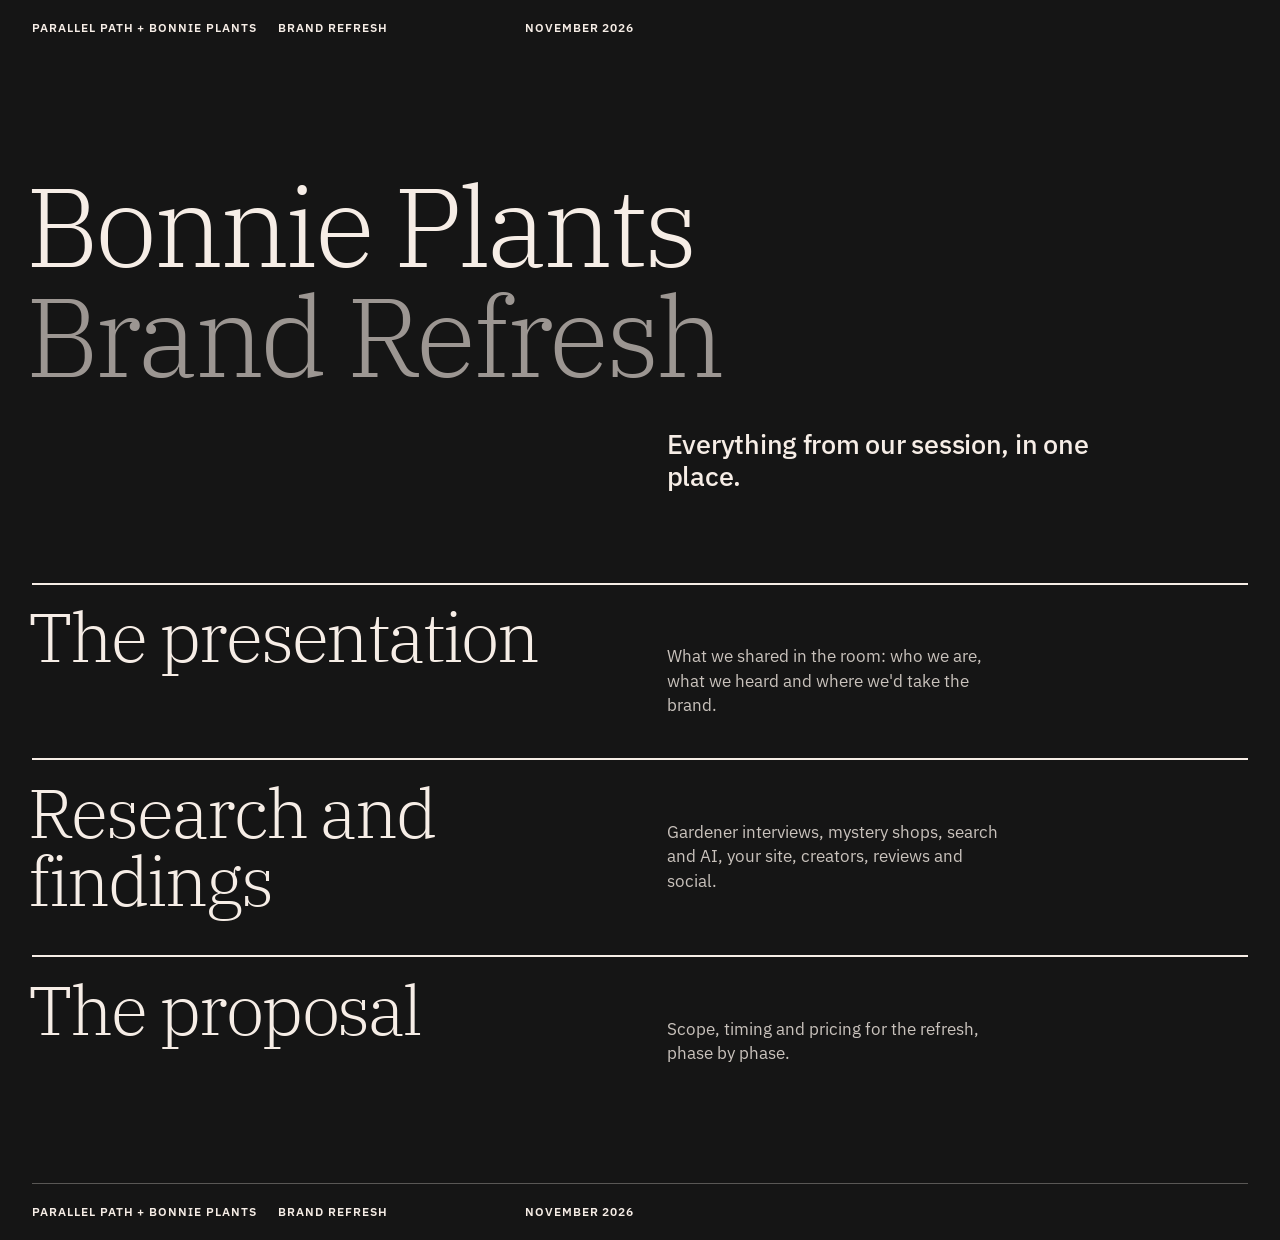
<file: index.html>
<!DOCTYPE html>
<html lang="en">
<head>
<meta charset="utf-8">
<meta name="viewport" content="width=device-width, initial-scale=1">
<meta name="robots" content="noindex, nofollow">
<meta name="description" content="The presentation, research and proposal for the Bonnie Plants brand refresh.">
<title>Bonnie Plants: Brand Refresh</title>
<link rel="icon" href="data:,">
<link rel="stylesheet" href="assets/css/hub.css">
</head>
<body class="ground-night">

<!-- The hub. Links to the three pieces, in the order they were shared.
     CLAUDE.md at this level explains how the set fits together. -->
<div class="hub">
  <header class="frame-top label">
    <span>Parallel Path + Bonnie Plants</span>
    <span>Brand refresh</span>
    <span>November 2026</span>
  </header>

  <div class="hub-head">
    <h1 class="display-2">
      <span>Bonnie Plants</span>
      <span class="dim">Brand Refresh</span>
    </h1>
    <p class="lead">Everything from our session, in one place.</p>
  </div>

  <nav class="pieces" aria-label="The three pieces">
    <a class="piece" href="pitch/index.html">
      <h2 class="display-4">The presentation</h2>
      <p class="body piece-desc">What we shared in the room: who we are, what we heard and where we'd take the brand.</p>
    </a>
    <a class="piece" href="research/index.html">
      <h2 class="display-4">Research and findings</h2>
      <p class="body piece-desc">Gardener interviews, mystery shops, search and AI, your site, creators, reviews and social.</p>
    </a>
    <a class="piece" href="proposal/index.html">
      <h2 class="display-4">The proposal</h2>
      <p class="body piece-desc">Scope, timing and pricing for the refresh, phase by phase.</p>
    </a>
  </nav>

  <footer class="frame-foot label">
    <span>Parallel Path + Bonnie Plants</span>
    <span>Brand refresh</span>
    <span>November 2026</span>
  </footer>
</div>

</body>
</html>
</file>
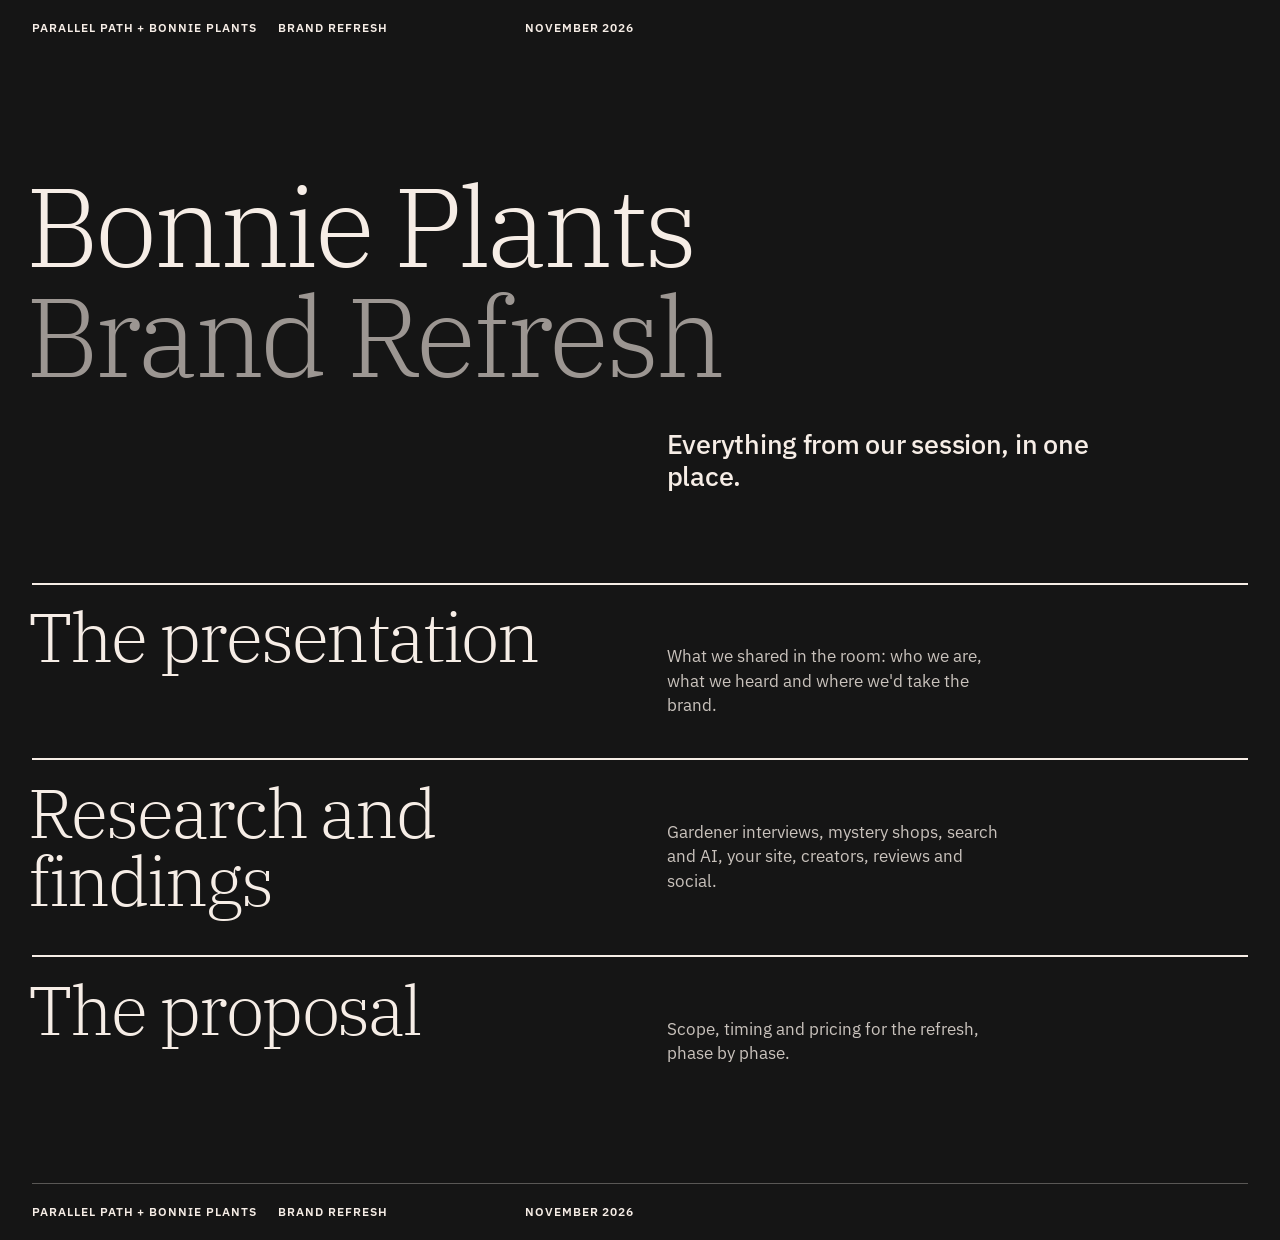
<file: all-materials/index.html>
<!DOCTYPE html>
<html lang="en">
<head>
<meta charset="utf-8">
<meta name="viewport" content="width=device-width, initial-scale=1">
<meta name="robots" content="noindex, nofollow">
<title>Bonnie Plants: Brand Refresh</title>
<link rel="icon" href="data:,">
<!-- Forwards /all-materials to the hub at the root. -->
<link rel="canonical" href="../">
<meta http-equiv="refresh" content="0; url=../">
<script>location.replace('../' + location.hash);</script>
<style>body{margin:0;padding:2rem;background:#151515;color:#F6EDE6;font:400 1rem/1.4 system-ui,sans-serif}a{color:#C6EB4C}</style>
</head>
<body>
<p><a href="../">Go to all materials</a></p>
</body>
</html>
</file>
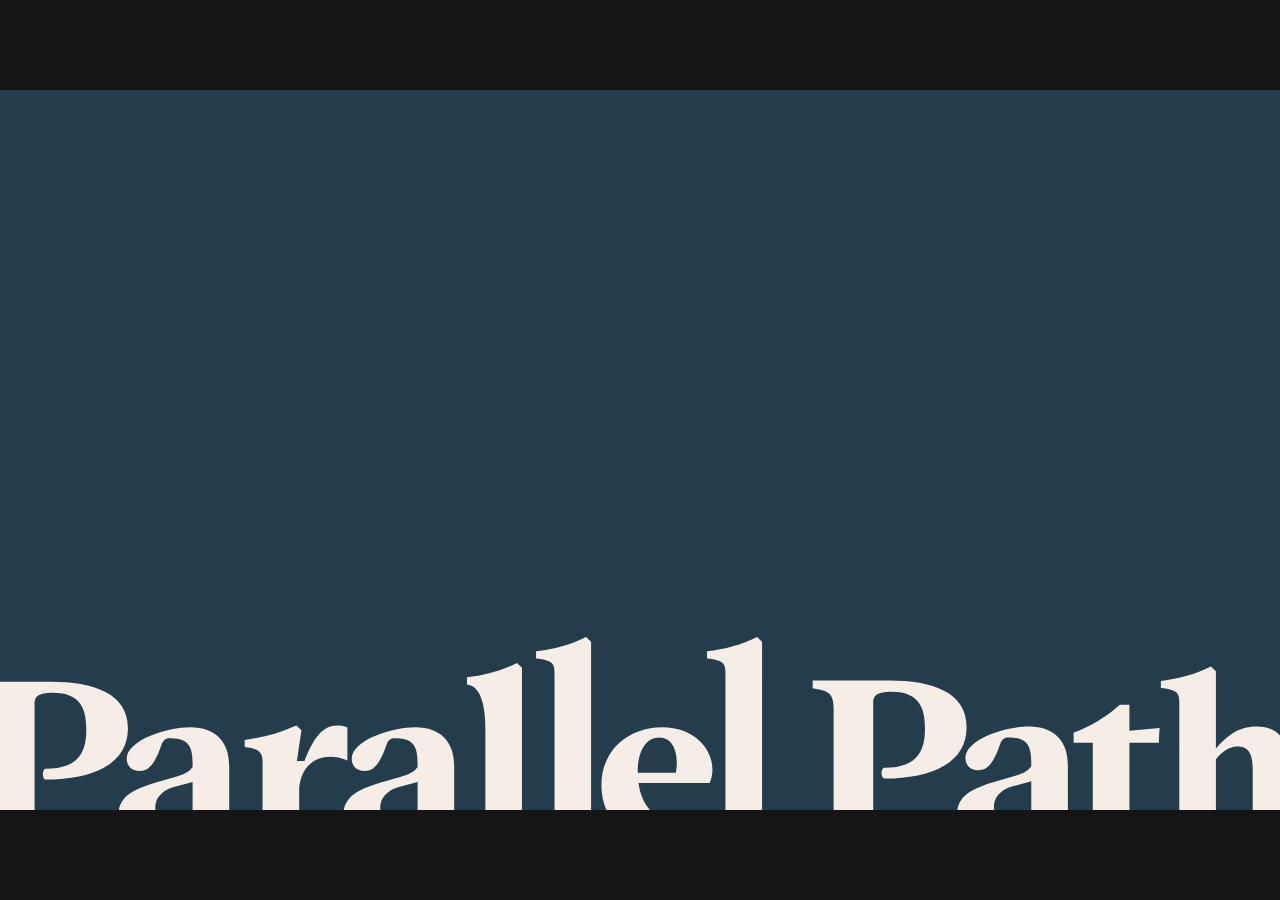
<file: pitch/index.html>
<!DOCTYPE html>
<html lang="en">
<head>
<meta charset="utf-8">
<meta name="viewport" content="width=device-width, initial-scale=1">
<meta name="robots" content="noindex, nofollow">
<meta name="description" content="Welcome to a world where wellness wins.">
<title>Bonnie Plants — Brand Refresh</title>
<link rel="stylesheet" href="assets/css/bonnie.css">
</head>
<body>

<!-- The presentation. One .chapter per section, one .slide per slide.
     deck.js writes the top line, the section strip and the page number.
     layouts.html holds every layout and blank slide to copy from. -->
<main class="deck" data-deck data-top="Parallel Path + Bonnie Plants|Brand refresh|November 2026">

  <section class="chapter" data-name="Intros">

    <!-- Parallel Path wordmark. No frame, no number. -->
    <article class="slide ground-slate" data-frame="none">
      <img class="at" src="assets/img/parallel-path-wordmark.svg" alt="Parallel Path" style="--x: -39; --y: 820; --w: 1998; --h: 308">
    </article>

    <!-- Cover. Page 1. No number, no section marked. -->
    <article class="slide ground-night" data-kind="cover">
      <img class="photo at" src="assets/img/natalia-blauth-15HngT8GvSM-unsplash.jpg" alt="" style="--x: 0; --y: 0; --w: 1920; --h: 1080; opacity: 0.5">
      <h1 class="display-1" data-move="fade">
        <span class="at nowrap" style="--x: 40; --y: 316">A brand refresh</span>
        <span class="at from-right nowrap" style="--r: 40; --y: 552">for Bonnie Plants</span>
      </h1>
    </article>

    <!-- Marketers who garden. Kind of. -->
    <article class="slide ground-linen">
      <h2 class="display-4 at nowrap" style="--x: 42; --y: 90">Marketers who garden. Kind of.</h2>
      <p class="body-large at" style="--x: 48; --y: 214; --w: 1200">If we were Bonnie tomatoes…</p>
      <img class="photo at" src="assets/img/john2_color_1.jpg" alt="John" style="--x: 48; --y: 290; --w: 592; --h: 580">
      <p class="subhead at nowrap" style="--x: 48; --y: 886">John</p>
      <p class="label at nowrap" style="--x: 48; --y: 932">CEO</p>
      <p class="small-heading at nowrap" style="--x: 48; --y: 958">Better Boy</p>
      <img class="photo at" src="assets/img/michael_color.jpg" alt="Michael" style="--x: 664; --y: 290; --w: 592; --h: 580">
      <p class="subhead at nowrap" style="--x: 664; --y: 886">Michael</p>
      <p class="label at nowrap" style="--x: 664; --y: 932">Creative Director</p>
      <p class="small-heading at nowrap" style="--x: 664; --y: 958">Sunset Torch</p>
      <img class="photo at" src="assets/img/kelli_color.jpg" alt="Kelli" style="--x: 1280; --y: 290; --w: 592; --h: 580">
      <p class="subhead at nowrap" style="--x: 1280; --y: 886">Kelli</p>
      <p class="label at nowrap" style="--x: 1280; --y: 932">Strategy &amp; Insights</p>
      <p class="small-heading at nowrap" style="--x: 1280; --y: 958">Golden Jubilee</p>
      <!-- Steps: each Next fades in one person over the slide, photo on the left, tomato on the right. -->
      <div data-build="step">
        <div></div>
        <div>
          <div class="block at" style="--ink: var(--linen); --x: 0; --y: 280; --w: 1920; --h: 720"></div>
          <img class="photo at" src="assets/img/john2_color_1.jpg" alt="John" style="--x: 48; --y: 290; --w: 592; --h: 580">
          <p class="subhead at nowrap" style="--x: 48; --y: 886">John</p>
          <p class="label at nowrap" style="--x: 48; --y: 932">CEO</p>
          <h3 class="display-3 at nowrap" style="--x: 708; --y: 290">Better Boy</h3>
          <p class="display-5 at" style="--x: 710; --y: 470; --w: 1100">“I keep the team balanced.”</p>
        </div>
        <div>
          <div class="block at" style="--ink: var(--linen); --x: 0; --y: 280; --w: 1920; --h: 720"></div>
          <img class="photo at" src="assets/img/michael_color.jpg" alt="Michael" style="--x: 48; --y: 290; --w: 592; --h: 580">
          <p class="subhead at nowrap" style="--x: 48; --y: 886">Michael</p>
          <p class="label at nowrap" style="--x: 48; --y: 932">Creative Director</p>
          <h3 class="display-3 at nowrap" style="--x: 708; --y: 290">Sunset Torch</h3>
          <p class="display-5 at" style="--x: 710; --y: 470; --w: 1100">“If it doesn’t look good on the plate, we’re not done.”</p>
        </div>
        <div>
          <div class="block at" style="--ink: var(--linen); --x: 0; --y: 280; --w: 1920; --h: 720"></div>
          <img class="photo at" src="assets/img/kelli_color.jpg" alt="Kelli" style="--x: 48; --y: 290; --w: 592; --h: 580">
          <p class="subhead at nowrap" style="--x: 48; --y: 886">Kelli</p>
          <p class="label at nowrap" style="--x: 48; --y: 932">Strategy &amp; Insights</p>
          <h3 class="display-3 at nowrap" style="--x: 708; --y: 290">Golden Jubilee</h3>
          <p class="display-5 at" style="--x: 710; --y: 470; --w: 1100">“All meat, no filler. That’s the job with insights.”</p>
        </div>
      </div>
    </article>

    <!-- Your turn. -->
    <article class="slide ground-night mark-ink">
      <img class="photo at" src="assets/img/annie-spratt-4na3ctjO7Q4-unsplash.jpg" alt="" style="--x: -237; --y: -214; --w: 2394; --h: 1347">
      <div class="shade at" style="--x: 0; --y: 0; --w: 1920; --h: 1080"></div>
      <!-- Two steps: "Your turn." on arrival; on Next it dims and the prompt fades in. -->
      <div data-build="step">
        <div data-move="dim">
          <h2 class="display-2 at" style="--x: 40; --y: 640; --w: 1700">Your turn.</h2>
        </div>
        <p class="display-6 at" style="--x: 44; --y: 840; --w: 1500">If you could wave your magic wand and change one thing about the Bonnie brand going forward, what would it be?</p>
      </div>
    </article>

    <!-- Our time together -->
    <article class="slide ground-linen">
      <h2 class="display-3 at" style="--x: 40; --y: 734; --w: 700">Our time together</h2>
      <div data-build>
        <div>
          <div class="rule at" style="--x: 1000; --y: 100; --w: 872"></div>
          <p class="subhead at nowrap" style="--x: 1000; --y: 120">01</p>
          <p class="subhead at" style="--x: 1120; --y: 120; --w: 752">Intros</p>
        </div>
        <div>
          <div class="rule at" style="--x: 1000; --y: 212; --w: 872"></div>
          <p class="subhead at nowrap" style="--x: 1000; --y: 232">02</p>
          <p class="subhead at" style="--x: 1120; --y: 232; --w: 752">The Opportunity Ahead</p>
        </div>
        <div>
          <div class="rule at" style="--x: 1000; --y: 324; --w: 872"></div>
          <p class="subhead at nowrap" style="--x: 1000; --y: 344">03</p>
          <p class="subhead at" style="--x: 1120; --y: 344; --w: 752">Building Consumer Preference</p>
        </div>
        <div>
          <div class="rule at" style="--x: 1000; --y: 436; --w: 872"></div>
          <p class="subhead at nowrap" style="--x: 1000; --y: 456">04</p>
          <p class="subhead at" style="--x: 1120; --y: 456; --w: 752">Brand Refresh Approach</p>
        </div>
        <div>
          <div class="rule at" style="--x: 1000; --y: 548; --w: 872"></div>
          <p class="subhead at nowrap" style="--x: 1000; --y: 568">05</p>
          <p class="subhead at" style="--x: 1120; --y: 568; --w: 752">Consumer Connection &amp; Experience</p>
        </div>
        <div>
          <div class="rule at" style="--x: 1000; --y: 660; --w: 872"></div>
          <p class="subhead at nowrap" style="--x: 1000; --y: 680">06</p>
          <p class="subhead at" style="--x: 1120; --y: 680; --w: 752">Growing Together</p>
        </div>
      </div>
      <a href="../research/index.html" aria-label="Open the research leave-behind"><img class="photo at" src="assets/img/research-leave-behind-agenda.jpg" alt="Research and findings page" style="--x: 48; --y: 100; --w: 432; --h: 270"></a>
      <a href="../proposal/index.html" aria-label="Open the proposal leave-behind"><img class="photo at" src="assets/img/proposal-leave-behind-agenda.jpg" alt="Proposal page" style="--x: 504; --y: 100; --w: 432; --h: 270"></a>
    </article>

  </section>

  <section class="chapter" data-name="The Opportunity Ahead">

    <!-- The Opportunity Ahead. Photo divider. -->
    <article class="slide ground-slate">
      <img class="photo at" src="assets/img/margaret-jaszowska-bl1j-gKH2t4-unsplash.jpg" alt="" style="--x: 48; --y: 100; --w: 720; --h: 900">
      <h2 class="display-1 at nowrap in-lime" style="--x: 618; --y: 330">The<br>Opportunity<br>Ahead</h2>
      <p class="display-4 at from-right nowrap" style="--r: 48; --y: 80">02</p>
    </article>

    <!-- Here's what we heard. From layouts.html, 25. Rows, a title and a line. -->
    <article class="slide ground-linen">
      <h2 class="display-3 at" style="--x: 40; --y: 100; --w: 880">Here’s what we heard.</h2>
      <div data-build>
        <div>
          <div class="rule at" style="--x: 1000; --y: 110; --w: 872"></div>
          <h3 class="display-5 at" style="--x: 996; --y: 138; --w: 876">What we heard</h3>
          <p class="body-small at" style="--x: 1000; --y: 246; --w: 872">Welcome new gardeners. Keep the loyal ones.</p>
        </div>
        <div>
          <div class="rule at" style="--x: 1000; --y: 400; --w: 872"></div>
          <h3 class="display-5 at" style="--x: 996; --y: 428; --w: 876">What we’re assuming</h3>
          <p class="body-small at" style="--x: 1000; --y: 536; --w: 872">New gardeners need confidence first.</p>
        </div>
        <div>
          <div class="rule at" style="--x: 1000; --y: 690; --w: 872"></div>
          <h3 class="display-5 at" style="--x: 996; --y: 718; --w: 876">Why now</h3>
          <p class="body-small at" style="--x: 1000; --y: 826; --w: 872">The business has moved ahead of the brand.</p>
        </div>
      </div>
    </article>

    <!-- The shift -->
    <article class="slide ground-linen">
      <p class="small-heading at nowrap" style="--x: 48; --y: 100">The shift</p>
      <div data-build="step">
        <div data-move="dim">
          <p class="label at nowrap" style="--x: 48; --y: 180">From</p>
          <p class="body-large at muted" style="--x: 48; --y: 206; --w: 640; --tone: 70">Your trusted partner for growing fresh food at home.</p>
        </div>
        <div>
          <p class="label at nowrap" style="--x: 48; --y: 561">To</p>
          <h2 class="display-3 at" style="--x: 40; --y: 601; --w: 1780">The trusted live-goods lifestyle brand for every gardener.</h2>
        </div>
      </div>
    </article>

    <!-- Growing our Future. Two photos. -->
    <article class="slide ground-teal">
      <h2 class="display-3 at nowrap" style="--x: 40; --y: 96">Growing our Future</h2>
      <p class="body-large at nowrap" style="--x: 48; --y: 248">The evolution of Bonnie Plants</p>
      <div data-build>
        <p class="subhead at nowrap muted" style="--x: 48; --y: 930; --tone: 70">Trustworthy</p>
        <p class="subhead at nowrap muted" style="--x: 284; --y: 930; --tone: 70">Lifestyle</p>
        <p class="subhead at nowrap muted" style="--x: 470; --y: 930; --tone: 70">Health and wellness</p>
        <p class="subhead at nowrap muted" style="--x: 815; --y: 930; --tone: 70">Local</p>
        <p class="subhead at nowrap muted" style="--x: 959; --y: 930; --tone: 70">Empowering</p>
      </div>
      <div data-build>
        <div>
          <img class="photo at" src="assets/img/margaret-jaszowska-uT-rodWTFfI-unsplash.jpg" alt="" style="--x: 48; --y: 330; --w: 900; --h: 480">
          <p class="display-6 at" style="--x: 44; --y: 834; --w: 900">Legacy in its personality.</p>
        </div>
        <div>
          <img class="photo at" src="assets/img/getty-images-5y0zuTMVs48-unsplash.jpg" alt="" style="--x: 972; --y: 330; --w: 900; --h: 480">
          <p class="display-6 at" style="--x: 968; --y: 834; --w: 900">Modern in how it fits people’s lives.</p>
        </div>
      </div>
    </article>

    <!-- What success looks like -->
    <article id="go-success" class="slide ground-linen">
      <h2 class="display-3 at nowrap" style="--x: 42; --y: 100">What success<br>looks like</h2>
      <div data-build="step">
        <div>
          <div class="rule at" style="--x: 1000; --y: 110; --w: 872; --h: 1.5"></div>
          <h3 class="display-5 at nowrap" style="--x: 996; --y: 138">Build brand relevance</h3>
          <p class="body-small at nowrap" style="--x: 1000; --y: 246">Inspire Casual Gardeners</p>
        </div>
        <div>
          <div class="rule at" style="--x: 1000; --y: 360; --w: 872; --h: 1.5"></div>
          <h3 class="display-5 at nowrap" style="--x: 996; --y: 388">Create portfolio clarity</h3>
          <p class="body-small at nowrap" style="--x: 1000; --y: 496">Expand beyond culinary plants</p>
        </div>
        <div>
          <div class="rule at" style="--x: 1000; --y: 610; --w: 872; --h: 1.5"></div>
          <h3 class="display-5 at nowrap" style="--x: 996; --y: 638">Enable execution</h3>
          <p class="body-small at nowrap" style="--x: 1000; --y: 746">Work across channels, earn internal adoption</p>
        </div>
      </div>
      <p class="label at nowrap" style="--x: 48; --y: 957">Strategically distinctive</p>
      <p class="label at nowrap" style="--x: 298; --y: 957">Operationally scalable</p>
      <p class="label at nowrap" style="--x: 531; --y: 957">Practical to activate</p>
    </article>

    <!-- Where healthy living takes root. Half photo. -->
    <article class="slide ground-linen" data-over="left 900">
      <img class="photo at" src="assets/img/margaret-jaszowska-uT-rodWTFfI-unsplash.jpg" alt="" style="--x: 0; --y: 0; --w: 900; --h: 1080">
      <div class="shade at" style="--x: 0; --y: 0; --w: 900; --h: 1080"></div>
      <h2 class="display-4 at in-linen" style="--x: 48; --y: 100; --w: 840">Where healthy living takes root.</h2>
      <div class="rule at" style="--x: 1040; --y: 100; --w: 832; --h: 1.5"></div>
      <h3 class="display-5 at nowrap" style="--x: 1036; --y: 126">Beauty at home</h3>
      <div class="rule at" style="--x: 1040; --y: 250; --w: 832; --h: 1.5"></div>
      <h3 class="display-5 at nowrap" style="--x: 1036; --y: 276">Stress relief</h3>
      <div class="rule at" style="--x: 1040; --y: 400; --w: 832; --h: 1.5"></div>
      <h3 class="display-5 at nowrap" style="--x: 1036; --y: 426">More than food</h3>
      <img class="photo at" src="assets/img/renato-leal-wDn9Dn-5eUY-unsplash.jpg" alt="" style="--x: 1040; --y: 600; --w: 406; --h: 400">
      <img class="photo at" src="assets/img/margaret-jaszowska-bl1j-gKH2t4-unsplash.jpg" alt="" style="--x: 1466; --y: 600; --w: 406; --h: 400">
    </article>

    <!-- Our research so far. Five stat rows, scaled to 0.8 of the four-row version so they fill the same space. -->
    <article class="slide ground-slate">
      <h2 class="display-3 at nowrap" style="--x: 42; --y: 732">Our research<br>so far</h2>
      <div data-build>
        <div>
          <p class="display-3 at nowrap in-lime" data-move="rise" style="--x: 992; --y: 118.0; font-size: calc(108.8 * var(--u))">10</p>
          <p class="body at" data-move="fade" style="--x: 1492; --y: 145.2; --w: 380; font-size: calc(20.8 * var(--u))">casual gardener interviews</p>
        </div>
        <div>
          <div class="rule at" data-move="draw" style="--x: 1000; --y: 278.0; --w: 872; --h: 1.5"></div>
          <p class="display-3 at nowrap in-lime" data-move="rise" style="--x: 992; --y: 295.6; font-size: calc(108.8 * var(--u))">22</p>
          <p class="body at" data-move="fade" style="--x: 1492; --y: 322.8; --w: 380; font-size: calc(20.8 * var(--u))">store visits in 8 markets</p>
        </div>
        <div>
          <div class="rule at" data-move="draw" style="--x: 1000; --y: 455.6; --w: 872; --h: 1.5"></div>
          <p class="display-3 at nowrap in-lime" data-move="rise" style="--x: 992; --y: 473.2; font-size: calc(108.8 * var(--u))">68</p>
          <p class="body at" data-move="fade" style="--x: 1492; --y: 500.4; --w: 380; font-size: calc(20.8 * var(--u))">beginner questions put to Google and 5 AI tools, with Bonnie’s site checked against the same questions</p>
        </div>
        <div>
          <div class="rule at" data-move="draw" style="--x: 1000; --y: 633.2; --w: 872; --h: 1.5"></div>
          <p class="display-3 at nowrap in-lime" data-move="rise" style="--x: 992; --y: 650.8; font-size: calc(108.8 * var(--u))">3,164</p>
          <p class="body at" data-move="fade" style="--x: 1492; --y: 678.0; --w: 380; font-size: calc(20.8 * var(--u))">reviews and comments from four retailers, Reddit and Facebook</p>
        </div>
        <div>
          <div class="rule at" data-move="draw" style="--x: 1000; --y: 810.8; --w: 872; --h: 1.5"></div>
          <p class="display-3 at nowrap in-lime" data-move="rise" style="--x: 992; --y: 828.4; font-size: calc(108.8 * var(--u))">437</p>
          <p class="body at" data-move="fade" style="--x: 1492; --y: 855.6; --w: 380; font-size: calc(20.8 * var(--u))">Bonnie-tagged creator posts from 219 accounts, compared with Burpee and Proven Winners</p>
        </div>
      </div>
    </article>

    <!-- Up next: Building Consumer Preference -->
    <article class="slide ground-coral" data-kind="section">
      <p class="lead at" style="--x: 48; --y: 104; --w: 760">Just covered: Your goals, success criteria, evaluation lens</p>
      <img class="photo at" src="assets/img/getty-images-5y0zuTMVs48-unsplash.jpg" alt="" style="--x: 1332; --y: 100; --w: 540; --h: 400">
      <h2 class="display-2 at" style="--x: 40; --y: 480; --w: 1800">Up next:<br>Building Consumer Preference</h2>
    </article>

  </section>

  <section class="chapter" data-name="Building Consumer Preference">

    <!-- Meet Ella. Video beside text. The lines change on their own as the clip plays (clip-sync.js). -->
    <article class="slide ground-night">
      <p class="small-heading at nowrap" style="--x: 48; --y: 100">Meet Ella</p>
      <figure class="media at" data-clip="ella" style="--x: 48; --y: 150; --w: 1180; --h: 664">
        <video src="assets/video/Untitled%20design%20(5).mp4" poster="assets/video/Untitled%20design%20(5)%20poster.jpg" playsinline preload="metadata"></video>
        <button class="media-play" type="button" aria-label="Play Ella’s interview"></button>
      </figure>
      <div class="clip-lines" data-clip="ella">
        <p class="body-large at clip-line is-on" data-from="0" style="--x: 1276; --y: 150; --w: 596">“I would not call myself a gardener. I would call myself a lover of gardens.”</p>
        <p class="body-large at clip-line" data-from="5" style="--x: 1276; --y: 150; --w: 596">“When I’m in new places, new cities, that’s definitely a landmark I like to seek out.”</p>
        <p class="body-large at clip-line" data-from="10" style="--x: 1276; --y: 150; --w: 596">“Exploring different wildlife preserves, gardens, even peeking over other people’s gardens as if I’m on a walk.”</p>
        <p class="body-large at clip-line" data-from="17" style="--x: 1276; --y: 150; --w: 596">“But I don’t currently have my own garden. So I wouldn’t call myself a current gardener, but I do love gardens.”</p>
      </div>
      <p class="small-heading at muted" style="--x: 1276; --y: 400; --w: 596">Ella, casual gardener</p>
      <div data-build="step"><div></div><span class="clip-cue" data-clip="ella"></span></div>
    </article>

    <!-- Reciprocity -->
    <article class="slide ground-night">
      <h2 class="display-3 at" style="--x: 40; --y: 827; --w: 1200">Reciprocity</h2>
    </article>

    <!-- Intro to Brand Reciprocity. From layouts.html, 2. Headline, body and image. -->
    <article class="slide ground-linen">
      <h2 class="display-4 at" style="--x: 40; --y: 100; --w: 820">The best relationships are based on reciprocity.</h2>
      <p class="body at" style="--x: 48; --y: 556; --w: 700">Winning brands act as genuine partners to their consumers.</p>
      <img class="photo at" src="assets/img/curated-lifestyle-RAysY1U_dhM-unsplash_3.jpg" alt="" style="--x: 1000; --y: 100; --w: 872; --h: 880">
    </article>

    <!-- Three connectors. One loop: the relationship. Three points on it: the connectors.
         The loop draws, the points and names fade in. Each Next lights one point in Coral and puts its question in the middle.
         The last Next ends on "Consumer Preference" in the middle, in Plex Sans SemiBold. -->
    <article class="slide ground-linen">
      <h2 class="display-5 at" style="--x: 40; --y: 100; --w: 1600">Three connectors. One reciprocal relationship.</h2>
      <div data-build>
        <svg class="ring at" data-move="draw" viewBox="0 0 640 640" aria-hidden="true" style="--x: 640; --y: 290; --w: 640; --h: 640; --arc: 4">
          <circle cx="320" cy="320" r="316"/>
          <circle class="ring-arc" cx="320" cy="320" r="316" pathLength="4"/>
        </svg>
        <div class="dot at" data-move="fade" style="--x: 624; --y: 590; --w: 40; --h: 40"></div>
        <div class="dot at" data-move="fade" style="--x: 940; --y: 274; --w: 40; --h: 40"></div>
        <div class="dot at" data-move="fade" style="--x: 1256; --y: 590; --w: 40; --h: 40"></div>
        <h3 class="display-6 at from-right nowrap" data-move="fade" style="--r: 1320; --y: 588">Identity</h3>
        <h3 class="display-6 at center nowrap" data-move="fade" style="--x: 660; --y: 212; --w: 600">Connection</h3>
        <h3 class="display-6 at nowrap" data-move="fade" style="--x: 1320; --y: 588">Experience</h3>
      </div>
      <div data-build="step">
        <div></div>
        <div>
          <div class="dot is-coral at" style="--x: 616; --y: 582; --w: 56; --h: 56"></div>
          <div class="block at" style="--ink: var(--linen); --x: 730; --y: 480; --w: 460; --h: 260"></div>
          <p class="display-6 at center" style="--x: 740; --y: 568; --w: 440">Do they see themselves in Bonnie?</p>
        </div>
        <div>
          <div class="dot is-coral at" style="--x: 932; --y: 266; --w: 56; --h: 56"></div>
          <div class="block at" style="--ink: var(--linen); --x: 730; --y: 480; --w: 460; --h: 260"></div>
          <p class="display-6 at center" style="--x: 740; --y: 568; --w: 440">Is Bonnie seen, or helpful?</p>
        </div>
        <div>
          <div class="dot is-coral at" style="--x: 1248; --y: 582; --w: 56; --h: 56"></div>
          <div class="block at" style="--ink: var(--linen); --x: 730; --y: 480; --w: 460; --h: 260"></div>
          <p class="display-6 at center" style="--x: 740; --y: 568; --w: 440">Does every touchpoint reduce doubt?</p>
        </div>
        <div>
          <div class="block at" style="--ink: var(--linen); --x: 730; --y: 480; --w: 460; --h: 260"></div>
          <p class="lead at center" style="--x: 710; --y: 556; --w: 500; font-weight: 600; font-size: calc(56 * var(--u)); line-height: 1.1">Consumer Preference</p>
        </div>
      </div>
    </article>

    <!-- BRF tool -->
    <article class="slide ground-linen" data-over="right 640">
      <div class="block at" style="--ink: var(--coral); --x: 640; --y: 0; --w: 1280; --h: 1080"></div>
      <img class="at" src="assets/img/brf-scorecard-bonnie-1.png" alt="Bonnie Plants Brand Reciprocity scorecard, page one: summary and the Identity connector, scores hidden" style="--x: 743; --y: 100; --w: 513; --h: 880">
      <img class="at" src="assets/img/brf-scorecard-bonnie-2.png" alt="Bonnie Plants Brand Reciprocity scorecard, page two: the Connection and Experience connectors, scores hidden" style="--x: 1304; --y: 100; --w: 513; --h: 849">
      <h2 class="display-4 at" style="--x: 40; --y: 100; --w: 560">For Bonnie, it starts with Identity.</h2>
      <p class="body-large at" style="--x: 48; --y: 454; --w: 540">What customers say, what they find, what the brand says about itself.</p>
    </article>

    <!-- Not a gardener. From layouts.html, 23. Video with a subtitle. Each speaker's line shows as they speak (clip-sync.js). -->
    <article class="slide ground-night">
      <figure class="media clip-lines at" data-clip="not-a-gardener" style="--x: 240; --y: 110; --w: 1440; --h: 810">
        <video src="assets/video/Untitled%20design%206.mp4" poster="assets/video/Untitled%20design%206%20poster.jpg" playsinline preload="metadata"></video>
        <p class="media-subtitle body-large clip-line is-on" data-from="0">“I would not call myself a gardener, or an active gardener.”<br><span class="small-heading">Colin</span></p>
        <p class="media-subtitle body-large clip-line" data-from="5">“I don’t have any plants in my apartment and haven’t grown anything in a while.”<br><span class="small-heading">Colin</span></p>
        <p class="media-subtitle body-large clip-line" data-from="10.8">“I would not call myself a gardener currently.”<br><span class="small-heading">Michelle</span></p>
        <p class="media-subtitle body-large clip-line" data-from="15">“I have had a garden in the past when I was a kid.”<br><span class="small-heading">Michelle</span></p>
        <p class="media-subtitle body-large clip-line" data-from="18">“I live in an apartment now, and I don’t really have the space, like the outdoor space, to have a garden.”<br><span class="small-heading">Michelle</span></p>
        <p class="media-subtitle body-large clip-line" data-from="25.6">“No. I feel like to be a gardener, you have to have a garden to show people that you would be proud of.”<br><span class="small-heading">Kendall</span></p>
        <p class="media-subtitle body-large clip-line" data-from="35.2">“If I told people I was a gardener, then they would ask me for advice. And I don’t know anything.”<br><span class="small-heading">Kendall</span></p>
        <p class="media-subtitle body-large clip-line" data-from="40.5">“I don’t really consider myself a gardener now, but would like to in the future.”<br><span class="small-heading">Reagan</span></p>
        <p class="media-subtitle body-large clip-line" data-from="45.9">“I think it’s fun to say that I garden, but I don’t know if I classify myself as a gardener.”<br><span class="small-heading">Isabella</span></p>
        <button class="media-play" type="button" aria-label="Play the interview clips"></button>
      </figure>
      <div data-build="step"><div></div><span class="clip-cue" data-clip="not-a-gardener"></span></div>
    </article>

    <!-- They won’t call themselves gardeners. Four insight tiles. -->
    <article id="go-gardeners" class="slide ground-linen">
      <h2 class="display-4 at" style="--x: 40; --y: 100; --w: 820">They won’t call themselves gardeners.</h2>
      <!-- Steps: the first insight tile shows on arrival; each Next adds one more. -->
      <div data-build="step">
        <div>
          <div class="tile at" style="--x: 48; --y: 446; --w: 438; --h: 250"></div>
          <h3 class="display-6 at" style="--x: 80; --y: 626; --w: 374">Handed down</h3>
        </div>
        <div>
          <div class="tile at" style="--x: 510; --y: 446; --w: 438; --h: 250"></div>
          <h3 class="display-6 at" style="--x: 542; --y: 626; --w: 374">Now, they ask AI</h3>
        </div>
        <div>
          <div class="tile at" style="--x: 48; --y: 722; --w: 438; --h: 250"></div>
          <h3 class="display-6 at" style="--x: 80; --y: 902; --w: 374">A head start</h3>
        </div>
        <div>
          <div class="tile at" style="--x: 510; --y: 722; --w: 438; --h: 250"></div>
          <h3 class="display-6 at" style="--x: 542; --y: 902; --w: 374">‘I grew that’</h3>
        </div>
      </div>
      <figure class="crop at" style="--x: 1000; --y: 100; --w: 872; --h: 880"><img src="assets/img/natalia-blauth-15HngT8GvSM-unsplash.jpg" alt="" style="width: 151.38%; height: 100%; left: -9.46%; top: 0%"></figure>
    </article>

    <!-- Identity first. Two steps, like The shift: Identity first is there on arrival; on Next it dims and the portfolio pair arrives. -->
    <article class="slide ground-lime">
      <div data-build="step">
        <div data-move="dim">
          <h2 class="display-3 at" style="--x: 40; --y: 100; --w: 1800">Identity first.</h2>
          <p class="body-large at" style="--x: 48; --y: 270; --w: 1000">One promise the Casual Gardener can believe.</p>
        </div>
        <div>
          <h2 class="display-3 at" style="--x: 40; --y: 490; --w: 1800">Strong portfolio and positioning.</h2>
          <p class="body-large at" style="--x: 48; --y: 800; --w: 1000">One job for every subline.</p>
        </div>
      </div>
    </article>

    <!-- Example: Pedialyte. Headline, lead and line left, the new look and the usage occasions right. -->
    <article class="slide ground-linen">
      <h2 class="display-4 at" style="--x: 40; --y: 100; --w: 880">A refresh, from the inside.</h2>
      <p class="lead at" style="--x: 48; --y: 524; --w: 820">Pedialyte goes <span class="nowrap">dye-free</span>. The sublines get simpler.</p>
      <p class="body-large at" style="--x: 48; --y: 650; --w: 820">Each line gets a clear role, a color and defined occasions, so it’s easier to find the right one.</p>
      <img class="photo at" src="assets/img/pdl-new-look.jpg" alt="Pedialyte’s new look: the lineup before and after, dye-free" style="--x: 1000; --y: 281; --w: 872; --h: 219">
      <img class="photo at" src="assets/img/pdl-usage-occasions.jpg" alt="Each Pedialyte line with its color, occasions and icons, and the icons on the label" style="--x: 1000; --y: 524; --w: 872; --h: 456">
    </article>

    <!-- Up next: Brand Refresh Approach -->
    <article class="slide ground-coral" data-kind="section">
      <p class="lead at" style="--x: 48; --y: 104; --w: 760">Just covered: Why reciprocity, who Bonnie 2.0 is for</p>
      <img class="photo at" src="assets/img/getty-images-5y0zuTMVs48-unsplash.jpg" alt="" style="--x: 1332; --y: 100; --w: 540; --h: 400">
      <h2 class="display-2 at" style="--x: 40; --y: 670; --w: 1800">Up next:<br>Brand Refresh Approach</h2>
    </article>

  </section>

  <section class="chapter" data-name="Brand Refresh Approach">

    <!-- 1. Bonnie 2.0. Headline and a line, set like the work intro
         slides. On Lime, with the slide that follows. -->
    <article class="slide ground-lime">
      <h2 class="display-5 at nowrap" style="--x: 44; --y: 100">Bonnie 2.0</h2>
      <p class="display-4 at mid" style="--x: 40; --y: 620; --w: 1700">Protecting our heritage<br>and strengthening our brands</p>
    </article>

    <!-- 2. Bonnie 2.0. Their scope, their three phases and their brands.
         The scope lines arrive in order, then the logos. The logos here
         are the Slate copies, for a light ground. The three phase boxes
         are taller here and sit 220 lower than on slide 3, which
         carries them up and brings them down to its own height. -->
    <article class="slide ground-lime">
      <h2 class="display-4 at" style="--x: 40; --y: 100; --w: 1100">Bonnie 2.0</h2>
      <ul class="rows body-small at" data-build style="--x: 1280; --y: 112; --w: 592">
        <li>Brand strategy</li>
        <li>Parent brand refresh</li>
        <li>Portfolio architecture</li>
        <li>Sub brand system</li>
        <li>Brand &amp; sub brand guidelines</li>
      </ul>
      <h3 class="phase at" style="--x: 48; --y: 440; --w: 592; --h: 280">Define + Discover</h3>
      <h3 class="phase at" style="--x: 664; --y: 440; --w: 592; --h: 280">Develop the Brand</h3>
      <h3 class="phase at" style="--x: 1280; --y: 440; --w: 592; --h: 280">Enable + Activate</h3>
      <div data-build>
        <img class="at" src="assets/img/logos/dixondale-farms-slate.png" alt="Dixondale Farms" style="--x: 237.1; --y: 857.3; --w: 185.9; --h: 75.4">
        <img class="at" src="assets/img/logos/harmony-greenhouses-slate.png" alt="Harmony Greenhouses" style="--x: 484.8; --y: 867.3; --w: 194.4; --h: 55.3">
        <img class="at" src="assets/img/logos/bonnie-organic-slate.png" alt="Bonnie Organic" style="--x: 763.4; --y: 845.4; --w: 141.2; --h: 99.1">
        <img class="at" src="assets/img/logos/bonnie-beneficials-slate.png" alt="Bonnie Beneficials" style="--x: 1005.1; --y: 851.7; --w: 161.8; --h: 86.5">
        <img class="at" src="assets/img/logos/harvest-select-slate.png" alt="Harvest Select" style="--x: 1268.2; --y: 844.8; --w: 139.6; --h: 100.3">
        <img class="at" src="assets/img/logos/foodie-fresh-slate.png" alt="Foodie Fresh" style="--x: 1506.5; --y: 853.1; --w: 166.9; --h: 83.8">
      </div>
    </article>

    <!-- 3. One process. The three phase boxes rise from where they sit
         on slide 2 (the carry move), then one drawing per phase arrives,
         centered in its column, with its two steps under it. -->
    <article class="slide ground-night">
      <h2 class="display-5 at" style="--x: 44; --y: 100; --w: 1800">One process. Start to finish.</h2>
      <h3 class="phase at" data-move="carry" style="--x: 48; --y: 220; --w: 592; --h: 130; --carry: 220; --carry-h: 280">Define + Discover</h3>
      <h3 class="phase at" data-move="carry" style="--x: 664; --y: 220; --w: 592; --h: 130; --carry: 220; --carry-h: 280">Develop the Brand</h3>
      <h3 class="phase at" data-move="carry" style="--x: 1280; --y: 220; --w: 592; --h: 130; --carry: 220; --carry-h: 280">Enable + Activate</h3>
      <div data-build>
        <div>
          <svg class="diagram at" viewBox="958 0 713.5 704" aria-hidden="true" style="--x: 222.4; --y: 430; --w: 243.2; --h: 240"><circle cx="1331.11" cy="337.35" r="337.35"/><path d="M1018.69,586.66c-31.78,0-57.54,25.76-57.54,57.54s25.76,57.54,57.54,57.54,57.54-25.76,57.54-57.54S1050.47,586.66,1018.69,586.66Z"/></svg>
          <h3 class="subhead at" style="--x: 48; --y: 716; --w: 272">Discovery</h3>
          <p class="body-small at" style="--x: 48; --y: 764; --w: 262">Define the space and rally your team</p>
          <h3 class="subhead at" style="--x: 356; --y: 716; --w: 272">Opportunity</h3>
          <p class="body-small at" style="--x: 356; --y: 764; --w: 262">Identify your unique qualities</p>
        </div>
        <div>
          <svg class="diagram at" viewBox="1973 0 660 704" aria-hidden="true" style="--x: 847.5; --y: 430; --w: 225; --h: 240"><rect x="1976.4" y="243.08" width="200.54" height="208.54"/><rect x="1976.4" y="8.74" width="200.54" height="208.54"/><rect x="1976.4" y="477.42" width="200.54" height="208.54"/><rect x="2202.73" y="477.42" width="200.54" height="208.54"/><rect x="2429.07" y="477.42" width="200.54" height="208.54"/><rect x="2429.07" y="8.74" width="200.54" height="208.54"/><rect x="2429.07" y="243.08" width="200.54" height="208.54"/><rect x="2202.73" y="243.08" width="200.54" height="208.54"/><rect x="2202.73" y="8.74" width="200.54" height="208.54"/></svg>
          <h3 class="subhead at" style="--x: 664; --y: 716; --w: 272">Foundation</h3>
          <p class="body-small at" style="--x: 664; --y: 764; --w: 262">Clarify the ideas that guide every brand decision.</p>
          <h3 class="subhead at" style="--x: 972; --y: 716; --w: 272">Character</h3>
          <p class="body-small at" style="--x: 972; --y: 764; --w: 262">Shape your look and feel: tone, style, and personality.</p>
        </div>
        <div>
          <svg class="diagram at" viewBox="2961 0 660 704" aria-hidden="true" style="--x: 1463.5; --y: 430; --w: 225; --h: 240"><path d="M2964.6,8.74v677.22h653.21V8.74H2964.6ZM3291.2,506.65c-87.98,0-159.3-71.32-159.3-159.3s71.32-159.3,159.3-159.3,159.31,71.32,159.31,159.3S3379.18,506.65,3291.2,506.65Z"/></svg>
          <h3 class="subhead at" style="--x: 1280; --y: 716; --w: 272">Identity</h3>
          <p class="body-small at" style="--x: 1280; --y: 764; --w: 262">Translate strategy into design and language.</p>
          <h3 class="subhead at" style="--x: 1588; --y: 716; --w: 272">Go To Market</h3>
          <p class="body-small at" style="--x: 1588; --y: 764; --w: 262">Launch your brand across messaging, retail, and digital.</p>
        </div>
      </div>
    </article>

    <!-- 4. Define + Discover: Brand Opportunity. Two columns. Discovery
         is there on arrival and Opportunity arrives on Next. -->
    <article class="slide ground-linen">
      <h2 class="display-5 at" style="--x: 44; --y: 100; --w: 1500">Define + Discover:<br>Brand Opportunity</h2>
      <div data-build="step">
        <div>
          <h3 class="display-5 at" style="--x: 44; --y: 330; --w: 868">Discovery</h3>
          <div class="rule at" style="--x: 48; --y: 422; --w: 868"></div>
          <p class="subhead at" style="--x: 48; --y: 444; --w: 868">Company</p>
          <div class="rule soft at" style="--x: 48; --y: 506; --w: 868"></div>
          <p class="subhead at" style="--x: 48; --y: 528; --w: 868">Customers</p>
          <div class="rule soft at" style="--x: 48; --y: 590; --w: 868"></div>
          <p class="subhead at" style="--x: 48; --y: 612; --w: 868">Category</p>
          <div class="rule soft at" style="--x: 48; --y: 674; --w: 868"></div>
          <p class="subhead at" style="--x: 48; --y: 696; --w: 868">Culture</p>
          <div class="rule soft at" style="--x: 48; --y: 758; --w: 868"></div>
        </div>
        <div>
          <p class="subhead at center" style="--x: 916; --y: 344; --w: 88">→</p>
          <h3 class="display-5 at" style="--x: 1000; --y: 330; --w: 868">Opportunity</h3>
          <div class="rule at" style="--x: 1004; --y: 422; --w: 868"></div>
          <p class="subhead at" style="--x: 1004; --y: 444; --w: 868">Attributes</p>
          <div class="rule soft at" style="--x: 1004; --y: 506; --w: 868"></div>
          <p class="subhead at" style="--x: 1004; --y: 528; --w: 868">Customer</p>
          <div class="rule soft at" style="--x: 1004; --y: 590; --w: 868"></div>
          <p class="subhead at" style="--x: 1004; --y: 612; --w: 868">Landscape</p>
          <div class="rule soft at" style="--x: 1004; --y: 674; --w: 868"></div>
          <p class="subhead at" style="--x: 1004; --y: 696; --w: 868">Architecture</p>
          <div class="rule soft at" style="--x: 1004; --y: 758; --w: 868"></div>
        </div>
      </div>
    </article>

    <!-- 5. Attributes. Why, How, What. The circles arrive from the
         center out, a hold apart. -->
    <article class="slide ground-linen">
      <h2 class="display-5 at" style="--x: 44; --y: 100; --w: 900">Attributes</h2>
      <p class="body-large at mid balance" style="--x: 48; --y: 550; --w: 620">Attributes represent the full spectrum of offerings, experiences, and feelings associated with your brand.</p>
      <div data-build style="--move-stagger: var(--move-hold)">
        <div>
          <div class="circle at" style="--x: 1498.2; --y: 402.5; --w: 295; --h: 295"></div>
          <p class="subhead at center" style="--x: 1565.7; --y: 530; --w: 160">Why</p>
        </div>
        <div>
          <div class="circle at" style="--x: 1270.7; --y: 268.1; --w: 563.8; --h: 563.8"></div>
          <p class="subhead at center" style="--x: 1304.5; --y: 530; --w: 160">How</p>
        </div>
        <div>
          <div class="circle at" style="--x: 1072; --y: 150; --w: 800; --h: 800"></div>
          <p class="subhead at center" style="--x: 1090.7; --y: 530; --w: 160">What</p>
        </div>
      </div>
    </article>

    <!-- 6. Customer. Attitudes, then Actions, from the center out. -->
    <article class="slide ground-linen">
      <h2 class="display-5 at" style="--x: 44; --y: 100; --w: 900">Customer</h2>
      <p class="body-large at mid balance" style="--x: 48; --y: 550; --w: 620">Exploring the mindset of our customer uncovers the shared perspectives and motivations that shape their decisions.</p>
      <div data-build style="--move-stagger: var(--move-hold)">
        <div>
          <div class="circle at" style="--x: 1322; --y: 400; --w: 300; --h: 300"></div>
          <p class="subhead at center" style="--x: 1372; --y: 530; --w: 200">Attitudes</p>
        </div>
        <div>
          <div class="circle at" style="--x: 1072; --y: 150; --w: 800; --h: 800"></div>
          <p class="subhead at center" style="--x: 1372; --y: 250; --w: 200">Actions</p>
        </div>
      </div>
    </article>

    <!-- 7. Our Customer. The fourteen photos from Michael's Customer
         folder, seven across. -->
    <article class="slide ground-night">
      <h2 class="display-5 at" style="--x: 44; --y: 100; --w: 900">Our Customer</h2>
      <img class="photo at" src="assets/img/customer/customer-01.jpg" alt="" style="--x: 48; --y: 220; --w: 246.9; --h: 377; object-position: 50% 12%">
      <img class="photo at" src="assets/img/customer/fellipe-ditadi-8JD0xKFRPEI-unsplash.jpg" alt="" style="--x: 310.9; --y: 220; --w: 246.9; --h: 377">
      <img class="photo at" src="assets/img/customer/kateryna-hliznitsova-8z1g6foi1i8-unsplash.jpg" alt="" style="--x: 573.7; --y: 220; --w: 246.9; --h: 377">
      <img class="photo at" src="assets/img/customer/jsb-co-CP8NkiO452k-unsplash.jpg" alt="" style="--x: 836.6; --y: 220; --w: 246.9; --h: 377">
      <img class="photo at" src="assets/img/customer/customer-02.jpg" alt="" style="--x: 1099.4; --y: 220; --w: 246.9; --h: 377">
      <img class="photo at" src="assets/img/customer/nick-fancher-JXCHI4uWXx0-unsplash.jpg" alt="" style="--x: 1362.3; --y: 220; --w: 246.9; --h: 377">
      <img class="photo at" src="assets/img/customer/sandra-seitamaa-1YWllhQhLRM-unsplash.jpg" alt="" style="--x: 1625.1; --y: 220; --w: 246.9; --h: 377">
      <img class="photo at" src="assets/img/customer/fellipe-ditadi-T8ECKwjWwl4-unsplash.jpg" alt="" style="--x: 48; --y: 613; --w: 246.9; --h: 377">
      <img class="photo at" src="assets/img/customer/getty-images-jXu1kbjv6gc-unsplash.jpg" alt="" style="--x: 310.9; --y: 613; --w: 246.9; --h: 377; object-position: 80% 50%">
      <img class="photo at" src="assets/img/customer/omar-lopez-wPolwMPGClk-unsplash.jpg" alt="" style="--x: 573.7; --y: 613; --w: 246.9; --h: 377">
      <img class="photo at" src="assets/img/customer/jayson-hinrichsen-WIyDIHtRnr8-unsplash.jpg" alt="" style="--x: 836.6; --y: 613; --w: 246.9; --h: 377">
      <img class="photo at" src="assets/img/customer/jsb-co-Jhsic8gSc0o-unsplash.jpg" alt="" style="--x: 1099.4; --y: 613; --w: 246.9; --h: 377">
      <img class="photo at" src="assets/img/customer/kateryna-hliznitsova-bS8-fVtU0cM-unsplash.jpg" alt="" style="--x: 1362.3; --y: 613; --w: 246.9; --h: 377">
      <img class="photo at" src="assets/img/customer/oleg-ivanov-GbkAJybqi8w-unsplash.jpg" alt="" style="--x: 1625.1; --y: 613; --w: 246.9; --h: 377">
    </article>

    <!-- 8. Landscape. Rivals, Substitutes, Benchmarks, from the inner
         circle out. -->
    <article class="slide ground-linen">
      <h2 class="display-5 at" style="--x: 44; --y: 100; --w: 900">Landscape</h2>
      <p class="body-large at mid balance" style="--x: 48; --y: 550; --w: 620">Once we’ve defined the ways we’re unique compared to other brands, these traits serve as a filter for brand differentiation.</p>
      <div data-build style="--move-stagger: var(--move-hold)">
        <div>
          <div class="circle at" style="--x: 1323.2; --y: 150; --w: 297.5; --h: 297.5"></div>
          <p class="subhead at center" style="--x: 1352; --y: 278.8; --w: 240">Rivals</p>
        </div>
        <div>
          <div class="circle at" style="--x: 1188.9; --y: 150; --w: 566.2; --h: 566.2"></div>
          <p class="subhead at center" style="--x: 1352; --y: 561.2; --w: 240">Substitutes</p>
        </div>
        <div>
          <div class="circle at" style="--x: 1072; --y: 150; --w: 800; --h: 800"></div>
          <p class="subhead at center" style="--x: 1352; --y: 812.5; --w: 240">Benchmarks</p>
        </div>
      </div>
    </article>

    <!-- 9. Rivals. Four columns across the full width, 48 to 1872, each
         404 wide: Bonnie Plants on the left, a vertical rule, then the
         three rivals. Each column is a logo in one color over its
         packaging. The small circles top right are the Landscape diagram
         with this part filled. Revised 2026-11-18 for v3: the slide sits
         on Linen, the logos are the Slate copies, and each product is a
         cutout with no background (the -cutout files in
         assets/img/packaging), 500 tall, centered in its column and
         standing on one line at 960. The Ferry-Morse cutout is the seed
         packets alone. -->
    <article class="slide ground-linen">
      <h2 class="display-5 at" style="--x: 44; --y: 100; --w: 1200">Rivals</h2>
      <svg class="diagram at" viewBox="0 0 100 100" aria-hidden="true" style="--x: 1776; --y: 100; --w: 96; --h: 96; --stroke: 2"><path class="is-on" d="M31.8,20.2a18.2,18.2 0 1,0 36.4,0a18.2,18.2 0 1,0 -36.4,0Z"/><circle cx="50" cy="50" r="48"/><circle cx="50" cy="36" r="34"/><circle cx="50" cy="20.2" r="18.2"/></svg>
      <img class="at" src="assets/img/logos/bonnie-plants-slate.svg" alt="Bonnie Plants" style="--x: 120; --y: 256.3; --w: 260; --h: 127.4">
      <img class="at" src="assets/img/packaging/bonnie-plants-cutout.png" alt="Bonnie Plants plant food" style="--x: 122.3; --y: 460; --w: 255.4; --h: 500">
      <div class="rule upright soft at" style="--x: 507; --y: 230; --h: 730"></div>
      <img class="at" src="assets/img/logos/burpee-slate.png" alt="Burpee" style="--x: 636; --y: 272.8; --w: 260; --h: 94.4">
      <img class="at" src="assets/img/packaging/burpee-cutout.png" alt="Burpee seed starting mix" style="--x: 576.5; --y: 460; --w: 379.1; --h: 500">
      <img class="at" src="assets/img/logos/expert-gardener-slate.png" alt="Expert Gardener" style="--x: 1118; --y: 255.4; --w: 200; --h: 129.3">
      <img class="at" src="assets/img/packaging/expert-gardener-cutout.png" alt="Expert Gardener tomato and vegetable plant food" style="--x: 1041.2; --y: 460; --w: 353.6; --h: 500">
      <img class="at" src="assets/img/logos/ferry-morse-slate.png" alt="Ferry-Morse" style="--x: 1540; --y: 282.6; --w: 260; --h: 74.9">
      <img class="at" src="assets/img/packaging/ferry-morse-cutout.png" alt="Ferry-Morse seed packets" style="--x: 1468; --y: 467.6; --w: 404; --h: 492.4">
    </article>

    <!-- 10. Substitutes. Logos in one color, four by four. The logo
         pages keep 218 clear on each side. -->
    <article class="slide ground-linen">
      <h2 class="display-5 at" style="--x: 44; --y: 100; --w: 1200">Substitutes</h2>
      <svg class="diagram at" viewBox="0 0 100 100" aria-hidden="true" style="--x: 1776; --y: 100; --w: 96; --h: 96; --stroke: 2"><path class="is-on" d="M16,36a34,34 0 1,0 68,0a34,34 0 1,0 -68,0ZM31.8,20.2a18.2,18.2 0 1,0 36.4,0a18.2,18.2 0 1,0 -36.4,0Z"/><circle cx="50" cy="50" r="48"/><circle cx="50" cy="36" r="34"/><circle cx="50" cy="20.2" r="18.2"/></svg>
      <img class="at" src="assets/img/logos/back-to-the-roots-slate.png" alt="Back to the Roots" style="--x: 226.6; --y: 285.3; --w: 184.8; --h: 73.5">
      <img class="at" src="assets/img/logos/baker-creek-rare-seeds-slate.png" alt="Baker Creek Rare Seeds" style="--x: 645.1; --y: 305.8; --w: 202.4; --h: 32.4">
      <img class="at" src="assets/img/logos/botanical-interests-slate.png" alt="Botanical Interests" style="--x: 1072.5; --y: 311.1; --w: 202.4; --h: 21.7">
      <img class="at" src="assets/img/logos/chef-jeffs-slate.png" alt="Chef Jeff’s" style="--x: 1499.8; --y: 300.4; --w: 202.4; --h: 43.2">
      <img class="at" src="assets/img/logos/click-and-grow-slate.png" alt="Click &amp; Grow" style="--x: 217.8; --y: 454.6; --w: 202.4; --h: 38.9">
      <img class="at" src="assets/img/logos/clovers-garden-slate.png" alt="Clovers Garden" style="--x: 645.1; --y: 447.1; --w: 202.4; --h: 53.8">
      <img class="at" src="assets/img/logos/gardyn-slate.png" alt="Gardyn" style="--x: 1072.5; --y: 449.9; --w: 202.4; --h: 48.2">
      <img class="at" src="assets/img/logos/growjoy-slate.png" alt="GrowJoy" style="--x: 1499.8; --y: 444.7; --w: 202.4; --h: 58.5">
      <img class="at" src="assets/img/logos/gurneys-slate.png" alt="Gurney’s" style="--x: 232.3; --y: 586.8; --w: 173.3; --h: 78.3">
      <img class="at" src="assets/img/logos/johnnys-selected-seeds-slate.png" alt="Johnny’s Selected Seeds" style="--x: 645.1; --y: 603.6; --w: 202.4; --h: 44.7">
      <img class="at" src="assets/img/logos/lettuce-grow-slate.png" alt="Lettuce Grow" style="--x: 1072.5; --y: 617.6; --w: 202.4; --h: 16.8">
      <img class="at" src="assets/img/logos/park-seed-slate.png" alt="Park Seed" style="--x: 1499.8; --y: 610; --w: 202.4; --h: 32">
      <img class="at" src="assets/img/logos/proven-winners-slate.png" alt="Proven Winners" style="--x: 255.3; --y: 724.6; --w: 127.4; --h: 106.7">
      <img class="at" src="assets/img/logos/rosy-soil-slate.png" alt="Rosy Soil" style="--x: 645.1; --y: 752.5; --w: 202.4; --h: 51.1">
      <img class="at" src="assets/img/logos/seed-savers-exchange-slate.png" alt="Seed Savers Exchange" style="--x: 1072.5; --y: 751.3; --w: 202.4; --h: 53.5">
      <img class="at" src="assets/img/logos/territorial-seed-company-slate.png" alt="Territorial Seed Company" style="--x: 1499.8; --y: 754.2; --w: 202.4; --h: 47.6">
    </article>

    <!-- 11. Benchmarks. Logos in one color, three rows of five. The
         third row, added 2026-11-17, is the big retailers that carry
         Bonnie, as its own site lists them: Home Depot, Lowe's, Walmart,
         Tractor Supply, Menards. The store logos are Linen copies of the
         Wikimedia Commons files. -->
    <article class="slide ground-linen">
      <h2 class="display-5 at" style="--x: 44; --y: 100; --w: 1200">Benchmarks</h2>
      <svg class="diagram at" viewBox="0 0 100 100" aria-hidden="true" style="--x: 1776; --y: 100; --w: 96; --h: 96; --stroke: 2"><path class="is-on" d="M2,50a48,48 0 1,0 96,0a48,48 0 1,0 -96,0ZM16,36a34,34 0 1,0 68,0a34,34 0 1,0 -68,0Z"/><circle cx="50" cy="50" r="48"/><circle cx="50" cy="36" r="34"/><circle cx="50" cy="20.2" r="18.2"/></svg>
      <img class="at" src="assets/img/logos/better-homes-and-gardens-slate.png" alt="Better Homes &amp; Gardens" style="--x: 217.8; --y: 371.7; --w: 202.4; --h: 52.6">
      <img class="at" src="assets/img/logos/epic-gardening-slate.png" alt="Epic Gardening" style="--x: 564.5; --y: 349.3; --w: 150.1; --h: 97.4">
      <img class="at" src="assets/img/logos/fine-gardening-slate.png" alt="Fine Gardening" style="--x: 858.8; --y: 366.8; --w: 202.4; --h: 62.3">
      <img class="at" src="assets/img/logos/flamingo-estate-slate.png" alt="Flamingo Estate" style="--x: 1179.3; --y: 388.3; --w: 202.4; --h: 19.4">
      <img class="at" src="assets/img/logos/garden-gate-slate.png" alt="Garden Gate" style="--x: 1499.8; --y: 380.3; --w: 202.4; --h: 35.4">
      <img class="at" src="assets/img/logos/gardeners-supply-company-slate.png" alt="Gardener’s Supply Company" style="--x: 217.8; --y: 529.3; --w: 202.4; --h: 41.4">
      <img class="at" src="assets/img/logos/martha-stewart-slate.png" alt="Martha Stewart" style="--x: 581.9; --y: 492.4; --w: 115.1; --h: 115.1">
      <img class="at" src="assets/img/logos/monrovia-slate.png" alt="Monrovia" style="--x: 858.8; --y: 537.9; --w: 202.4; --h: 24.3">
      <img class="at" src="assets/img/logos/mother-earth-news-slate.png" alt="Mother Earth News" style="--x: 1179.4; --y: 513.9; --w: 202.3; --h: 72.2">
      <img class="at" src="assets/img/logos/old-farmers-almanac-slate.png" alt="The Old Farmer’s Almanac" style="--x: 1552.9; --y: 492.4; --w: 96.1; --h: 115.1">
      <img class="at" src="assets/img/logos/home-depot-slate.svg" alt="The Home Depot" style="--x: 271.5; --y: 654.5; --w: 95; --h: 95">
      <img class="at" src="assets/img/logos/lowes-slate.svg" alt="Lowe’s" style="--x: 554.5; --y: 662; --w: 170; --h: 80.1">
      <img class="at" src="assets/img/logos/walmart-slate.svg" alt="Walmart" style="--x: 858.8; --y: 682.8; --w: 202.4; --h: 38.5">
      <img class="at" src="assets/img/logos/tractor-supply-slate.svg" alt="Tractor Supply Co." style="--x: 1179.3; --y: 674.5; --w: 202.4; --h: 55.1">
      <img class="at" src="assets/img/logos/menards-slate.svg" alt="Menards" style="--x: 1499.8; --y: 681; --w: 202.4; --h: 42.1">
    </article>

    <!-- 12. Area of Opportunity. Them and Us. Under the statement, every
         logo from Rivals, Substitutes and Benchmarks, small, in that
         order, with the five stores last. -->
    <article class="slide ground-linen">
      <h2 class="display-5 at" style="--x: 44; --y: 100; --w: 900">Area of Opportunity</h2>
      <p class="body-large at" style="--x: 48; --y: 250; --w: 760">Your Area of Opportunity is your brand’s unique point of differentiation. A distinct position in the marketplace and culture<br>that no one else can claim.</p>
      <img class="at" src="assets/img/logos/burpee-slate.png" alt="Burpee" style="--x: 48; --y: 482.4; --w: 96.8; --h: 35.1">
      <img class="at" src="assets/img/logos/expert-gardener-slate.png" alt="Expert Gardener" style="--x: 213; --y: 476.1; --w: 74; --h: 47.8">
      <img class="at" src="assets/img/logos/ferry-morse-slate.png" alt="Ferry-Morse" style="--x: 378; --y: 486.1; --w: 96.8; --h: 27.9">
      <img class="at" src="assets/img/logos/back-to-the-roots-slate.png" alt="Back to the Roots" style="--x: 543; --y: 482.4; --w: 88.4; --h: 35.1">
      <img class="at" src="assets/img/logos/baker-creek-rare-seeds-slate.png" alt="Baker Creek Rare Seeds" style="--x: 708; --y: 492.2; --w: 96.8; --h: 15.5">
      <img class="at" src="assets/img/logos/botanical-interests-slate.png" alt="Botanical Interests" style="--x: 873; --y: 494.8; --w: 96.8; --h: 10.4">
      <img class="at" src="assets/img/logos/chef-jeffs-slate.png" alt="Chef Jeff’s" style="--x: 48; --y: 565.7; --w: 96.8; --h: 20.7">
      <img class="at" src="assets/img/logos/click-and-grow-slate.png" alt="Click &amp; Grow" style="--x: 213; --y: 566.7; --w: 96.8; --h: 18.6">
      <img class="at" src="assets/img/logos/clovers-garden-slate.png" alt="Clovers Garden" style="--x: 378; --y: 563.1; --w: 96.8; --h: 25.7">
      <img class="at" src="assets/img/logos/gardyn-slate.png" alt="Gardyn" style="--x: 543; --y: 564.5; --w: 96.8; --h: 23">
      <img class="at" src="assets/img/logos/growjoy-slate.png" alt="GrowJoy" style="--x: 708; --y: 562.0; --w: 96.8; --h: 28">
      <img class="at" src="assets/img/logos/gurneys-slate.png" alt="Gurney’s" style="--x: 873; --y: 557.3; --w: 82.9; --h: 37.5">
      <img class="at" src="assets/img/logos/johnnys-selected-seeds-slate.png" alt="Johnny’s Selected Seeds" style="--x: 48; --y: 641.3; --w: 96.8; --h: 21.4">
      <img class="at" src="assets/img/logos/lettuce-grow-slate.png" alt="Lettuce Grow" style="--x: 213; --y: 648.0; --w: 96.8; --h: 8">
      <img class="at" src="assets/img/logos/park-seed-slate.png" alt="Park Seed" style="--x: 378; --y: 644.4; --w: 96.8; --h: 15.3">
      <img class="at" src="assets/img/logos/proven-winners-slate.png" alt="Proven Winners" style="--x: 543; --y: 626.5; --w: 60.9; --h: 51">
      <img class="at" src="assets/img/logos/rosy-soil-slate.png" alt="Rosy Soil" style="--x: 708; --y: 639.8; --w: 96.8; --h: 24.4">
      <img class="at" src="assets/img/logos/seed-savers-exchange-slate.png" alt="Seed Savers Exchange" style="--x: 873; --y: 639.2; --w: 96.8; --h: 25.6">
      <img class="at" src="assets/img/logos/territorial-seed-company-slate.png" alt="Territorial Seed Company" style="--x: 48; --y: 716.6; --w: 96.8; --h: 22.8">
      <img class="at" src="assets/img/logos/better-homes-and-gardens-slate.png" alt="Better Homes &amp; Gardens" style="--x: 213; --y: 715.4; --w: 96.8; --h: 25.1">
      <img class="at" src="assets/img/logos/epic-gardening-slate.png" alt="Epic Gardening" style="--x: 378; --y: 704.7; --w: 71.8; --h: 46.6">
      <img class="at" src="assets/img/logos/fine-gardening-slate.png" alt="Fine Gardening" style="--x: 543; --y: 713.1; --w: 96.8; --h: 29.8">
      <img class="at" src="assets/img/logos/flamingo-estate-slate.png" alt="Flamingo Estate" style="--x: 708; --y: 723.4; --w: 96.8; --h: 9.3">
      <img class="at" src="assets/img/logos/garden-gate-slate.png" alt="Garden Gate" style="--x: 873; --y: 719.5; --w: 96.8; --h: 16.9">
      <img class="at" src="assets/img/logos/gardeners-supply-company-slate.png" alt="Gardener’s Supply Company" style="--x: 48; --y: 794.1; --w: 96.8; --h: 19.8">
      <img class="at" src="assets/img/logos/martha-stewart-slate.png" alt="Martha Stewart" style="--x: 213; --y: 776.5; --w: 55.1; --h: 55.1">
      <img class="at" src="assets/img/logos/monrovia-slate.png" alt="Monrovia" style="--x: 378; --y: 798.2; --w: 96.8; --h: 11.6">
      <img class="at" src="assets/img/logos/mother-earth-news-slate.png" alt="Mother Earth News" style="--x: 543; --y: 786.7; --w: 96.7; --h: 34.5">
      <img class="at" src="assets/img/logos/old-farmers-almanac-slate.png" alt="The Old Farmer’s Almanac" style="--x: 708; --y: 776.5; --w: 46; --h: 55.1">
      <img class="at" src="assets/img/logos/home-depot-slate.svg" alt="The Home Depot" style="--x: 873; --y: 781.3; --w: 45.4; --h: 45.4">
      <img class="at" src="assets/img/logos/lowes-slate.svg" alt="Lowe’s" style="--x: 48; --y: 860.9; --w: 81.3; --h: 38.3">
      <img class="at" src="assets/img/logos/walmart-slate.svg" alt="Walmart" style="--x: 213; --y: 870.8; --w: 96.8; --h: 18.4">
      <img class="at" src="assets/img/logos/tractor-supply-slate.svg" alt="Tractor Supply Co." style="--x: 378; --y: 866.9; --w: 96.8; --h: 26.3">
      <img class="at" src="assets/img/logos/menards-slate.svg" alt="Menards" style="--x: 543; --y: 870.0; --w: 96.8; --h: 20.1">
      <div class="circle at" style="--x: 1150.8; --y: 367; --w: 615.6; --h: 615.6"></div>
      <div class="circle at" style="--x: 1548; --y: 117.4; --w: 324; --h: 324"></div>
      <p class="subhead at center" style="--x: 1358.6; --y: 654.8; --w: 200">Them</p>
      <p class="subhead at center" style="--x: 1610; --y: 259.4; --w: 200">Us</p>
    </article>

    <!-- 13. Area of Opportunity. Map. -->
    <article class="slide ground-linen">
      <h2 class="display-5 at" style="--x: 44; --y: 100; --w: 760">Area of Opportunity</h2>
      <p class="body at" style="--x: 48; --y: 930; --w: 560">The open space for your brand in today’s marketplace.</p>
      <div class="outline at" style="--x: 992; --y: 110; --w: 880; --h: 880"></div>
      <div class="rule upright soft at" data-move="draw" style="--x: 1431; --y: 110; --h: 880"></div>
      <div class="rule soft at" data-move="draw" style="--x: 992; --y: 549; --w: 880"></div>
      <div data-build>
        <div class="dot at" style="--x: 1102; --y: 205; --w: 30; --h: 30"></div>
        <div class="dot at" style="--x: 1242; --y: 355; --w: 30; --h: 30"></div>
        <div class="dot at" style="--x: 1452; --y: 430; --w: 30; --h: 30"></div>
        <div class="dot at" style="--x: 1592; --y: 600; --w: 30; --h: 30"></div>
        <div class="dot at" style="--x: 1292; --y: 740; --w: 30; --h: 30"></div>
        <div class="dot at" style="--x: 1142; --y: 850; --w: 30; --h: 30"></div>
        <div>
          <div class="dot is-coral at" style="--x: 1552; --y: 180; --w: 250; --h: 250"></div>
          <p class="small-heading in-slate at nowrap" style="--x: 1623; --y: 291.5">Open space</p>
        </div>
      </div>
      <p class="small-heading at nowrap" style="--x: 1448; --y: 126">Customer connection</p>
      <p class="small-heading at nowrap from-right" style="--r: 64; --y: 562">Brand experience</p>
    </article>

    <!-- 14. Brand Architecture. The large line sits like the work intro
         slides. On Next it rises to sit under the headline (the carry
         move), then the drawing arrives under it: Bonnie Plants in a
         box, a line down, and the six family brands in a row of boxes.
         The family logos are the Slate copies from slide 2. Revised
         2026-11-17: the slide opens on Coral with a line of body copy
         under the large line. On Next the line leaves (.leaves) and a
         Linen block fades in under everything (.ground-swap), so the
         ground turns Linen as the drawing arrives. The box around Bonnie
         Plants is 480 wide, centered, in place of the full width. -->
    <article id="go-architecture" class="slide ground-coral">
      <h2 class="display-5 at nowrap" style="--x: 44; --y: 100">Brand Architecture</h2>
      <div data-build="step">
        <div>
          <p class="body-large at balance leaves" data-move="dim" style="--x: 48; --y: 700; --w: 900">Develop a robust and dynamic identity system that reinforces the Bonnie parent brand</p>
        </div>
        <div>
          <div class="ground-swap at" data-move="fade" style="--x: 0; --y: 0; --w: 1920; --h: 1080"></div>
          <p class="display-4 at mid" data-move="carry" style="--x: 40; --y: 285; --w: 1700; --carry: 335; --move-cut: 0ms">Recognition and relevance</p>
          <div class="waits" data-move="fade">
            <div class="outline at" style="--x: 720; --y: 380; --w: 480; --h: 220"></div>
            <img class="at" src="assets/img/logos/bonnie-plants.svg" alt="Bonnie Plants" style="--x: 795; --y: 409.1; --w: 330; --h: 161.7">
          </div>
          <div class="rule upright at waits" data-move="draw" style="--x: 959; --y: 600; --h: 60; --wait: 1"></div>
          <div class="rule at waits" data-move="draw" style="--x: 190; --y: 659; --w: 770; --wait: 2; scale: -1 1"></div>
          <div class="rule at waits" data-move="draw" style="--x: 960; --y: 659; --w: 770; --wait: 2"></div>
          <div class="rule upright at waits" data-move="draw" style="--x: 189; --y: 660; --h: 60; --wait: 4"></div>
          <div class="rule upright at waits" data-move="draw" style="--x: 497; --y: 660; --h: 60; --wait: 4"></div>
          <div class="rule upright at waits" data-move="draw" style="--x: 805; --y: 660; --h: 60; --wait: 4"></div>
          <div class="rule upright at waits" data-move="draw" style="--x: 1113; --y: 660; --h: 60; --wait: 4"></div>
          <div class="rule upright at waits" data-move="draw" style="--x: 1421; --y: 660; --h: 60; --wait: 4"></div>
          <div class="rule upright at waits" data-move="draw" style="--x: 1729; --y: 660; --h: 60; --wait: 4"></div>
          <div class="waits" data-move="fade" style="--wait: 6">
            <div class="outline at" style="--x: 48; --y: 720; --w: 284; --h: 250"></div>
            <div class="outline at" style="--x: 356; --y: 720; --w: 284; --h: 250"></div>
            <div class="outline at" style="--x: 664; --y: 720; --w: 284; --h: 250"></div>
            <div class="outline at" style="--x: 972; --y: 720; --w: 284; --h: 250"></div>
            <div class="outline at" style="--x: 1280; --y: 720; --w: 284; --h: 250"></div>
            <div class="outline at" style="--x: 1588; --y: 720; --w: 284; --h: 250"></div>
            <img class="at" src="assets/img/logos/dixondale-farms-slate.png" alt="Dixondale Farms" style="--x: 97.1; --y: 807.3; --w: 185.9; --h: 75.4">
            <img class="at" src="assets/img/logos/harmony-greenhouses-slate.png" alt="Harmony Greenhouses" style="--x: 400.8; --y: 817.4; --w: 194.4; --h: 55.3">
            <img class="at" src="assets/img/logos/bonnie-organic-slate.png" alt="Bonnie Organic" style="--x: 735.4; --y: 795.5; --w: 141.2; --h: 99.1">
            <img class="at" src="assets/img/logos/bonnie-beneficials-slate.png" alt="Bonnie Beneficials" style="--x: 1033.1; --y: 801.8; --w: 161.8; --h: 86.5">
            <img class="at" src="assets/img/logos/harvest-select-slate.png" alt="Harvest Select" style="--x: 1352.2; --y: 794.9; --w: 139.6; --h: 100.3">
            <img class="at" src="assets/img/logos/foodie-fresh-slate.png" alt="Foodie Fresh" style="--x: 1646.6; --y: 803.1; --w: 166.9; --h: 83.8">
          </div>
        </div>
      </div>
    </article>

    <!-- 15. Brand development. The headline was Develop the Brand: Brand
         Foundation + Character until 2026-11-19. Three
         columns, each 549.3 wide with an arrow in the 88 between them.
         Opportunity is there on arrival, Foundation arrives on Next and
         Character on the Next after. Revised 2026-11-19: this slide and
         the Brand Character slide that followed it became one. Brand
         Family joined Foundation and Expression joined Character. -->
    <article class="slide ground-linen">
      <h2 class="display-5 at" style="--x: 44; --y: 100; --w: 1500">Brand development</h2>
      <div data-build="step">
        <div>
          <h3 class="display-5 at" style="--x: 44; --y: 330; --w: 549.3">Opportunity</h3>
          <div class="rule at" style="--x: 48; --y: 422; --w: 549.3"></div>
          <p class="subhead at" style="--x: 48; --y: 444; --w: 549.3">Attributes</p>
          <div class="rule soft at" style="--x: 48; --y: 506; --w: 549.3"></div>
          <p class="subhead at" style="--x: 48; --y: 528; --w: 549.3">Customer</p>
          <div class="rule soft at" style="--x: 48; --y: 590; --w: 549.3"></div>
          <p class="subhead at" style="--x: 48; --y: 612; --w: 549.3">Landscape</p>
          <div class="rule soft at" style="--x: 48; --y: 674; --w: 549.3"></div>
          <p class="subhead at" style="--x: 48; --y: 696; --w: 549.3">Architecture</p>
          <div class="rule soft at" style="--x: 48; --y: 758; --w: 549.3"></div>
        </div>
        <div>
          <p class="subhead at center" style="--x: 597.3; --y: 344; --w: 88">→</p>
          <h3 class="display-5 at" style="--x: 681.3; --y: 330; --w: 549.3">Foundation</h3>
          <div class="rule at" style="--x: 685.3; --y: 422; --w: 549.3"></div>
          <p class="subhead at" style="--x: 685.3; --y: 444; --w: 549.3">Position</p>
          <div class="rule soft at" style="--x: 685.3; --y: 506; --w: 549.3"></div>
          <p class="subhead at" style="--x: 685.3; --y: 528; --w: 549.3">Story</p>
          <div class="rule soft at" style="--x: 685.3; --y: 590; --w: 549.3"></div>
          <p class="subhead at" style="--x: 685.3; --y: 612; --w: 549.3">Platform</p>
          <div class="rule soft at" style="--x: 685.3; --y: 674; --w: 549.3"></div>
          <p class="subhead at" style="--x: 685.3; --y: 696; --w: 549.3">Brand Family</p>
          <div class="rule soft at" style="--x: 685.3; --y: 758; --w: 549.3"></div>
        </div>
        <div>
          <p class="subhead at center" style="--x: 1234.7; --y: 344; --w: 88">→</p>
          <h3 class="display-5 at" style="--x: 1318.7; --y: 330; --w: 549.3">Character</h3>
          <div class="rule at" style="--x: 1322.7; --y: 422; --w: 549.3"></div>
          <p class="subhead at" style="--x: 1322.7; --y: 444; --w: 549.3">Tone</p>
          <div class="rule soft at" style="--x: 1322.7; --y: 506; --w: 549.3"></div>
          <p class="subhead at" style="--x: 1322.7; --y: 528; --w: 549.3">Style</p>
          <div class="rule soft at" style="--x: 1322.7; --y: 590; --w: 549.3"></div>
          <p class="subhead at" style="--x: 1322.7; --y: 612; --w: 549.3">Personality</p>
          <div class="rule soft at" style="--x: 1322.7; --y: 674; --w: 549.3"></div>
          <p class="subhead at" style="--x: 1322.7; --y: 696; --w: 549.3">Expression</p>
          <div class="rule soft at" style="--x: 1322.7; --y: 758; --w: 549.3"></div>
        </div>
      </div>
    </article>

    <!-- 16. Up next. On Slate, by Michael's call of 2026-11-17, where
         other Up next slides sit on Coral. -->
    <article class="slide ground-slate" data-kind="section">
      <img class="photo at" src="assets/img/renato-leal-wDn9Dn-5eUY-unsplash.jpg" alt="" style="--x: 1332; --y: 100; --w: 540; --h: 400">
      <h2 class="display-4 at" style="--x: 40; --y: 575; --w: 1800">Up next:<br>How strategic positioning<br>comes to life across<br>the Bonnie Plants brand</h2>
    </article>

    <!-- Brand Identity -->
    <!-- 17. Protecting brand heritage. Mood board, on Linen. The logo
         sits in a white square that runs under the truck picture. The
         pictures are gathered toward the middle of the page and overlap,
         and the order they are written in is the order they stack. -->
    <article class="slide ground-linen">
      <h2 class="display-5 at" style="--x: 44; --y: 100; --w: 560">Protecting brand heritage</h2>
      <div class="swatch at" style="--x: 240; --y: 320; --w: 400; --h: 400; --fill: #fff"></div>
      <img class="at" src="assets/img/logos/bonnie-plants.svg" alt="Bonnie Plants" style="--x: 262; --y: 446.5; --w: 300; --h: 147">
      <img class="photo at" src="assets/img/work/bonnie-story-02.jpg" alt="" style="--x: 620; --y: 110; --w: 600; --h: 364.5">
      <img class="photo at" src="assets/img/work/bonnie-story-03.jpg" alt="" style="--x: 1380; --y: 125; --w: 360; --h: 255.8">
      <img class="photo at" src="assets/img/work/bonnie-plants-01.jpg" alt="" style="--x: 1150; --y: 155; --w: 290; --h: 290">
      <img class="photo at" src="assets/img/work/bonnie-story-05.jpg" alt="" style="--x: 590; --y: 440; --w: 780; --h: 357.8">
      <img class="photo at" src="assets/img/work/bonnie-story-06.jpg" alt="" style="--x: 1255; --y: 395; --w: 400; --h: 258.7">
      <img class="photo at" src="assets/img/work/bonnie-plants-03.jpg" alt="" style="--x: 1545; --y: 300; --w: 270; --h: 281.4">
      <img class="photo at" src="assets/img/work/bonnie-story-01.jpg" alt="" style="--x: 150; --y: 690; --w: 380; --h: 246.7">
      <img class="photo at" src="assets/img/work/bonnie-plants-02.jpg" alt="" style="--x: 470; --y: 725; --w: 260; --h: 260">
      <img class="photo at" src="assets/img/work/bonnie-plants-04.jpg" alt="" style="--x: 835; --y: 685; --w: 285; --h: 299.4">
      <img class="photo at" src="assets/img/work/bonnie-story-04.jpg" alt="" style="--x: 1095; --y: 630; --w: 640; --h: 323.6">
    </article>

    <!-- 18. Parallel Path. Three directions, a column each. Moved ahead
         of the logo page on 2026-11-19. -->
    <article class="slide ground-night">
      <div class="wall rolls at" style="--x: 48; --y: 64; --w: 1824; --h: 952; --gap: 16">
        <div class="wall-col" style="--from: -40; --secs: 51">
          <img src="assets/img/work/parallel-path-01.jpg" alt="" width="1000" height="562">
          <img src="assets/img/work/parallel-path-02.jpg" alt="" width="1000" height="562">
          <img src="assets/img/work/parallel-path-03.jpg" alt="" width="1000" height="562">
          <img src="assets/img/work/parallel-path-04.jpg" alt="" width="1000" height="562">
          <img src="assets/img/work/parallel-path-05.jpg" alt="" width="1000" height="562">
        </div>
        <div class="wall-col" style="--from: -250; --secs: 51">
          <img src="assets/img/work/parallel-path-06.jpg" alt="" width="1000" height="562">
          <img src="assets/img/work/parallel-path-07.jpg" alt="" width="1000" height="562">
          <img src="assets/img/work/parallel-path-08.jpg" alt="" width="1000" height="562">
          <img src="assets/img/work/parallel-path-09.jpg" alt="" width="1000" height="562">
          <img src="assets/img/work/parallel-path-10.jpg" alt="" width="1000" height="562">
        </div>
        <div class="wall-col" style="--from: -130; --secs: 51">
          <img src="assets/img/work/parallel-path-11.jpg" alt="" width="1000" height="562">
          <img src="assets/img/work/parallel-path-12.jpg" alt="" width="1000" height="562">
          <img src="assets/img/work/parallel-path-13.jpg" alt="" width="1000" height="562">
          <img src="assets/img/work/parallel-path-14.jpg" alt="" width="1000" height="562">
          <img src="assets/img/work/parallel-path-15.jpg" alt="" width="1000" height="562">
        </div>
      </div>
    </article>

    <!-- 19. Character, Parallel Path. The line about the brand is small and sits top
         right. The slide opens on the stacked wordmark alone, twice its size, in the
         middle of the page. On Next it travels to the first place in
         the arrangement (the land move, from the box in --fx, --fy,
         --fw and --fh to its own), and the other logos fade in around
         it. The logos are Slate copies of the black files, named
         -slate, in assets/img/logos, each cut to the same area and
         spaced like the client logos on slide 20. -->
    <article class="slide ground-linen">
      <h2 class="display-5 at nowrap" style="--x: 44; --y: 100">Character</h2>
      <p class="display-5 at nowrap muted" style="--x: 44; --y: 167">Parallel Path</p>
      <p class="body-small at" style="--x: 1280; --y: 112; --w: 592">The media and strategy partner that fits right into your team.</p>
      <div data-build="step">
        <div></div>
        <div>
          <img class="at" data-move="land" src="assets/img/logos/parallel-path-brand-mark-slate.svg" alt="Parallel Path brand mark" style="--x: 247.7; --y: 480.4; --w: 144.6; --h: 69.2; --fx: 815.4; --fy: 530.8; --fw: 289.1; --fh: 138.3">
          <div class="waits" data-move="fade">
            <img class="at" src="assets/img/logos/parallel-path-horizontal-wordmark-slate.svg" alt="Parallel Path horizontal wordmark" style="--x: 525; --y: 497.3; --w: 230; --h: 35.5">
            <img class="at" src="assets/img/logos/parallel-path-lockup-slate.svg" alt="Parallel Path lockup" style="--x: 898.1; --y: 474.6; --w: 123.8; --h: 80.8">
            <img class="at" src="assets/img/logos/parallel-path-badge-slate.svg" alt="Parallel Path badge" style="--x: 1225.5; --y: 469.2; --w: 109.1; --h: 91.7">
            <img class="at" src="assets/img/logos/parallel-path-badge-outline-slate.svg" alt="Parallel Path badge, outline" style="--x: 1545.5; --y: 469.1; --w: 108.9; --h: 91.8">
            <img class="at" src="assets/img/logos/parallel-path-emblem-slate.svg" alt="Parallel Path emblem" style="--x: 429.9; --y: 635.1; --w: 100.2; --h: 99.8">
            <img class="at" src="assets/img/logos/parallel-path-spirit-animals-slate.svg" alt="Parallel Path spirit animals" style="--x: 734.9; --y: 646.6; --w: 130.3; --h: 76.8">
            <img class="at" src="assets/img/logos/parallel-path-lets-get-to-it-slate.svg" alt="Let’s Get To It" style="--x: 1070.6; --y: 634.4; --w: 98.9; --h: 101.2">
            <img class="at" src="assets/img/logos/parallel-path-a-better-world-slate.svg" alt="A Better World Begins Here" style="--x: 1405.5; --y: 625; --w: 69.1; --h: 120">
          </div>
        </div>
      </div>
    </article>

    <!-- 20. Client logos. No headline. Moved 2026-11-19 to follow the
         Parallel Path logo page. -->
    <article class="slide ground-night">
      <img class="at" src="assets/img/logos/client-boxbox.png" alt="Boxbox" style="--x: 271.3; --y: 214.8; --w: 95.4; --h: 62.3">
      <img class="at" src="assets/img/logos/client-bridge-house.png" alt="Bridge House" style="--x: 551.5; --y: 230.9; --w: 175.9; --h: 30.1">
      <img class="at" src="assets/img/logos/client-campminder.png" alt="Campminder" style="--x: 860.7; --y: 228.1; --w: 198.6; --h: 35.9">
      <img class="at" src="assets/img/logos/client-champagne-tiger.png" alt="Champagne Tiger" style="--x: 1230.8; --y: 212.2; --w: 99.4; --h: 67.5">
      <img class="at" src="assets/img/logos/client-colorado-center-for-assessment.png" alt="Colorado Center for Assessment" style="--x: 1519.6; --y: 211.8; --w: 162.8; --h: 68.3">
      <img class="at" src="assets/img/logos/client-fortnight-collective.png" alt="Fortnight Collective" style="--x: 243.2; --y: 348.1; --w: 151.6; --h: 99.7">
      <img class="at" src="assets/img/logos/client-fred.png" alt="Fred" style="--x: 583.6; --y: 377.1; --w: 111.8; --h: 41.9">
      <img class="at" src="assets/img/logos/client-hey-kiddo.png" alt="Hey Kiddo" style="--x: 902.8; --y: 365.2; --w: 114.3; --h: 65.5">
      <img class="at" src="assets/img/logos/client-lux.png" alt="Lux" style="--x: 1228; --y: 345.4; --w: 105; --h: 105.1">
      <img class="at" src="assets/img/logos/client-ok-yeah.png" alt="OK Yeah" style="--x: 1556.2; --y: 363.8; --w: 89.7; --h: 68.3">
      <img class="at" src="assets/img/logos/client-play-foundation.png" alt="PLAY Foundation" style="--x: 269.9; --y: 511.8; --w: 98.2; --h: 76.5">
      <img class="at" src="assets/img/logos/client-parallel-path.png" alt="Parallel Path" style="--x: 571; --y: 517.2; --w: 137; --h: 65.5">
      <img class="at" src="assets/img/logos/client-pawse.png" alt="Pawse" style="--x: 894.8; --y: 531.3; --w: 130.4; --h: 37.4">
      <img class="at" src="assets/img/logos/client-preston-utley.png" alt="Preston Utley" style="--x: 1187.3; --y: 534.4; --w: 186.3; --h: 31.3">
      <img class="at" src="assets/img/logos/client-pure-wisdom.png" alt="Pure Wisdom" style="--x: 1531; --y: 522.6; --w: 140; --h: 54.7">
      <img class="at" src="assets/img/logos/client-raw-materials.png" alt="Raw Materials" style="--x: 263.6; --y: 656.9; --w: 110.7; --h: 90.2">
      <img class="at" src="assets/img/logos/client-reverb.png" alt="Reverb" style="--x: 545.9; --y: 683.5; --w: 187.1; --h: 36.9">
      <img class="at" src="assets/img/logos/client-rook.png" alt="Rook" style="--x: 897.7; --y: 680.1; --w: 124.7; --h: 43.8">
      <img class="at" src="assets/img/logos/client-score-foundation.png" alt="SCORE Foundation" style="--x: 1186.8; --y: 680.1; --w: 187.3; --h: 43.8">
      <img class="at" src="assets/img/logos/client-sage.png" alt="Sage" style="--x: 1536.4; --y: 680.8; --w: 129.3; --h: 42.4">
      <img class="at" src="assets/img/logos/client-source-cafe.png" alt="Source Café" style="--x: 238.7; --y: 824.8; --w: 160.7; --h: 58.3">
      <img class="at" src="assets/img/logos/client-trailwinds.png" alt="Trailwinds" style="--x: 538.3; --y: 843.9; --w: 202.4; --h: 20.1">
      <img class="at" src="assets/img/logos/client-truly-o2.png" alt="Truly O2" style="--x: 915.3; --y: 811.7; --w: 89.5; --h: 84.6">
      <img class="at" src="assets/img/logos/client-veloce.png" alt="Veloce" style="--x: 1199.8; --y: 842.2; --w: 161.5; --h: 23.6">
      <img class="at" src="assets/img/logos/client-vert.png" alt="Vert" style="--x: 1544; --y: 823.2; --w: 114; --h: 61.5">
    </article>

    <!-- 21. Identity system, Hey Kiddo. The line about the brand is small and sits top
         right. The slide opens on the stacked wordmark alone, twice its size, in the
         middle of the page. On Next it travels to the first place in
         the arrangement (the land move, from the box in --fx, --fy,
         --fw and --fh to its own), and the other logos fade in around
         it. The logos are Slate copies of the black files, named
         -slate, in assets/img/logos, each cut to the same area and
         spaced like the client logos on slide 20. -->
    <article class="slide ground-linen">
      <h2 class="display-5 at nowrap" style="--x: 44; --y: 100">Identity system</h2>
      <p class="display-5 at nowrap muted" style="--x: 44; --y: 167">Hey Kiddo</p>
      <p class="body-small at" style="--x: 1280; --y: 112; --w: 592">A new American dining concept</p>
      <div data-build="step">
        <div></div>
        <div>
          <img class="at" data-move="land" src="assets/img/logos/hey-kiddo-wordmark-slate.svg" alt="Hey Kiddo wordmark" style="--x: 414; --y: 477.1; --w: 132; --h: 75.7; --fx: 828; --fy: 524.3; --fw: 264; --fh: 151.5">
          <div class="waits" data-move="fade">
            <img class="at" src="assets/img/logos/hey-kiddo-horizontal-slate.svg" alt="Hey Kiddo horizontal wordmark" style="--x: 685.4; --y: 493.2; --w: 229.2; --h: 43.6">
            <img class="at" src="assets/img/logos/hey-kiddo-monogram-slate.svg" alt="Hey Kiddo monogram" style="--x: 1059.9; --y: 473.4; --w: 120.2; --h: 83.2">
            <img class="at" src="assets/img/logos/hey-kiddo-peacewalker-slate.svg" alt="Hey Kiddo Peacewalker" style="--x: 1408.2; --y: 455; --w: 63.6; --h: 120">
            <img class="at" src="assets/img/logos/hey-kiddo-ok-yeah-slate.svg" alt="OK Yeah" style="--x: 422.6; --y: 641.4; --w: 114.7; --h: 87.2">
            <img class="at" src="assets/img/logos/hey-kiddo-tag-1-slate.svg" alt="The Company We Keep" style="--x: 742.8; --y: 641.3; --w: 114.4; --h: 87.4">
            <img class="at" src="assets/img/logos/hey-kiddo-tag-2-slate.svg" alt="Look Up" style="--x: 1052.6; --y: 647.9; --w: 134.8; --h: 74.2">
            <img class="at" src="assets/img/logos/hey-kiddo-address-slate.svg" alt="Hey Kiddo address" style="--x: 1346.1; --y: 658.4; --w: 187.8; --h: 53.2">
          </div>
        </div>
      </div>
    </article>

    <!-- 22. Hey Kiddo. The images, full page, in three columns. No
         strategy pages. Revised 2026-11-19: the five logo squares and
         the embossed wordmark are out, since the logos are on slide
         21. -->
    <article class="slide ground-night">
      <div class="wall rolls at" style="--x: 48; --y: 64; --w: 1824; --h: 952; --gap: 16">
        <div class="wall-col" style="--from: -40; --secs: 53">
          <img src="assets/img/work/hey-kiddo-01.jpg" alt="" width="1000" height="1250">
          <img src="assets/img/work/hey-kiddo-13.jpg" alt="" width="1000" height="750">
          <img src="assets/img/work/hey-kiddo-05.jpg" alt="" width="1000" height="1000">
        </div>
        <div class="wall-col" style="--from: -300; --secs: 49">
          <img src="assets/img/work/hey-kiddo-02.jpg" alt="" width="1000" height="1250">
          <img src="assets/img/work/hey-kiddo-16.jpg" alt="" width="1000" height="562">
          <img src="assets/img/work/hey-kiddo-12.jpg" alt="" width="1000" height="1000">
        </div>
        <div class="wall-col" style="--from: -170; --secs: 54">
          <img src="assets/img/work/hey-kiddo-04.jpg" alt="" width="1000" height="1250">
          <img src="assets/img/work/hey-kiddo-15.jpg" alt="" width="1000" height="562">
          <img src="assets/img/work/hey-kiddo-03.jpg" alt="" width="1000" height="1250">
        </div>
      </div>
    </article>

    <!-- 23. Modular identity, Boxbox. The line about the brand is small and sits top
         right. The slide opens on the stacked logo alone, twice its size, in the
         middle of the page. On Next it travels to the first place in
         the arrangement (the land move, from the box in --fx, --fy,
         --fw and --fh to its own), and the other logos fade in around
         it. The logos are Slate copies of the black files, named
         -slate, in assets/img/logos, each cut to the same area and
         spaced like the client logos on slide 20. -->
    <article class="slide ground-linen">
      <h2 class="display-5 at nowrap" style="--x: 44; --y: 100">Modular identity</h2>
      <p class="display-5 at nowrap muted" style="--x: 44; --y: 167">Boxbox</p>
      <p class="body-small at" style="--x: 1280; --y: 112; --w: 592">Curated healthy bento boxes</p>
      <div data-build="step">
        <div></div>
        <div>
          <img class="at" data-move="land" src="assets/img/logos/boxbox-stacked-slate.svg" alt="Boxbox stacked logo" style="--x: 258.1; --y: 474.6; --w: 123.7; --h: 80.8; --fx: 836.3; --fy: 519.2; --fw: 247.5; --fh: 161.6">
          <div class="waits" data-move="fade">
            <img class="at" src="assets/img/logos/boxbox-stacked-tagline-slate.svg" alt="Boxbox stacked logo with tagline" style="--x: 586.2; --y: 468.5; --w: 107.6; --h: 92.9">
            <img class="at" src="assets/img/logos/boxbox-wide-slate.svg" alt="Boxbox wide logo" style="--x: 845; --y: 496.5; --w: 230; --h: 37">
            <img class="at" src="assets/img/logos/boxbox-ultra-slate.svg" alt="Boxbox ultra wide logo" style="--x: 1165; --y: 502.1; --w: 230; --h: 25.9">
            <img class="at" src="assets/img/logos/boxbox-condensed-slate.svg" alt="Boxbox condensed logo" style="--x: 1494.4; --y: 491.3; --w: 211.3; --h: 47.3">
            <img class="at" src="assets/img/logos/boxbox-bb-slate.svg" alt="Boxbox BB mark" style="--x: 248.2; --y: 650.2; --w: 143.7; --h: 69.6">
            <img class="at" src="assets/img/logos/boxbox-bb-tagline-slate.svg" alt="Boxbox BB mark with tagline" style="--x: 578.7; --y: 644.2; --w: 122.7; --h: 81.5">
            <img class="at" src="assets/img/logos/boxbox-bb-badge-slate.svg" alt="Boxbox badge" style="--x: 909.8; --y: 635.2; --w: 100.3; --h: 99.7">
            <img class="at" src="assets/img/logos/boxbox-fox-slate.svg" alt="Boxbox fox badge" style="--x: 1229.8; --y: 635.2; --w: 100.3; --h: 99.7">
            <img class="at" src="assets/img/logos/boxbox-tagline-slate.svg" alt="Food to Share" style="--x: 1485; --y: 675.3; --w: 230; --h: 19.4">
          </div>
        </div>
      </div>
    </article>

    <!-- 24. Boxbox. The images, full page. Revised 2026-11-19: the two
         logo squares are out, since the logos are on slide 23. boxbox-10
         to 15 are the pictures from Michael's Boxbox 2 folder. boxbox-10
         is the stack of boxes and takes the place of boxbox-04, the
         same picture. -->
    <article class="slide ground-night">
      <div class="wall rolls at" style="--x: 48; --y: 64; --w: 1824; --h: 952; --gap: 16">
        <div class="wall-col" style="--from: -60; --secs: 71">
          <img src="assets/img/work/boxbox-10.jpg" alt="" width="1300" height="1625">
          <img src="assets/img/work/boxbox-14.jpg" alt="" width="1300" height="731">
          <img src="assets/img/work/boxbox-12.jpg" alt="" width="1300" height="1300">
          <img src="assets/img/work/boxbox-03.jpg" alt="" width="1000" height="1250">
        </div>
        <div class="wall-col" style="--from: -380; --secs: 71">
          <img src="assets/img/work/boxbox-13.jpg" alt="" width="1300" height="1625">
          <img src="assets/img/work/boxbox-01.jpg" alt="" width="1000" height="1250">
          <img src="assets/img/work/boxbox-06.jpg" alt="" width="1000" height="562">
          <img src="assets/img/work/boxbox-11.jpg" alt="" width="1300" height="1300">
        </div>
        <div class="wall-col" style="--from: -200; --secs: 71">
          <img src="assets/img/work/boxbox-02.jpg" alt="" width="1000" height="1250">
          <img src="assets/img/work/boxbox-15.jpg" alt="" width="1300" height="731">
          <img src="assets/img/work/boxbox-07.jpg" alt="" width="1000" height="1000">
          <img src="assets/img/work/boxbox-05.jpg" alt="" width="1000" height="1250">
        </div>
      </div>
    </article>

    <!-- 25. Brand architecture, The Source. The line about the brand is
         small and sits top right. Four states. The slide opens on The
         Source Café logo with the square icon, alone, twice its size,
         in the middle of the page. On Next it travels to the first
         place in the two Café rows at the bottom (the land move) and
         the other Café logos fade in. On the Next after, the Source
         Collab logos fade in as one row above them. On the last Next
         the Source Collab wordmark travels up to a row of its own as
         the parent brand, a little larger, and the other three close in
         under it (land with data-later="1", so it plays one step after
         the row arrives). Revised 2026-11-19: the square icon on its
         own is out of the Source Collab row. The logos are Slate copies
         of the black files, named -slate, in assets/img/logos. The
         window icon in the Café rows is the one in color. -->
    <article class="slide ground-linen">
      <h2 class="display-5 at nowrap" style="--x: 44; --y: 100">Brand architecture</h2>
      <p class="display-5 at nowrap muted" style="--x: 44; --y: 167">The Source</p>
      <p class="body-small at" style="--x: 1280; --y: 112; --w: 592">A health-conscious eatery</p>
      <div data-build="step">
        <div></div>
        <div>
          <img class="at" data-move="land" src="assets/img/logos/source-cafe-logo-slate.svg" alt="The Source Café logo" style="--x: 230.2; --y: 642.2; --w: 179.7; --h: 55.7; --fx: 780.3; --fy: 544.3; --fw: 359.3; --fh: 111.3">
          <div class="waits" data-move="fade">
            <img class="at" src="assets/img/logos/source-cafe-logo-stacked-slate.svg" alt="The Source Café stacked logo" style="--x: 585; --y: 624.6; --w: 110.1; --h: 90.9">
            <img class="at" src="assets/img/logos/source-cafe-left-slate.svg" alt="The Source Café wordmark, left" style="--x: 879.6; --y: 638.9; --w: 160.7; --h: 62.2">
            <img class="at" src="assets/img/logos/source-cafe-centered-slate.svg" alt="The Source Café wordmark, centered" style="--x: 1204; --y: 637.1; --w: 151.9; --h: 65.8">
            <img class="at" src="assets/img/logos/source-cafe-container-slate.svg" alt="The Source Café container mark" style="--x: 1546.5; --y: 623.3; --w: 107.1; --h: 93.4">
            <img class="at" src="assets/img/logos/source-cafe-hermosa-slate.svg" alt="The Source Café, Hermosa Beach" style="--x: 392; --y: 791.6; --w: 175.9; --h: 56.8">
            <img class="at" src="assets/img/logos/source-cafe-manhattan-slate.svg" alt="The Source Café, Manhattan Beach" style="--x: 712; --y: 791.6; --w: 175.9; --h: 56.8">
            <img class="at" src="assets/img/logos/source-cafe-mantra-slate.svg" alt="The Source Café mantra" style="--x: 1070; --y: 770; --w: 100; --h: 100">
            <img class="at" src="assets/img/logos/source-icon-window.png" alt="The Source icon as a window onto a photo" style="--x: 1390; --y: 770; --w: 100.1; --h: 99.9">
          </div>
        </div>
        <div data-move="fade">
          <img class="at" data-move="land" data-later="1" src="assets/img/logos/source-collab-wordmark-slate.svg" alt="Source Collab wordmark" style="--x: 806.2; --y: 318.1; --w: 307.7; --h: 63.7; --fx: 690.1; --fy: 477.2; --fw: 219.8; --fh: 45.5">
          <img class="at" data-move="land" data-later="1" src="assets/img/logos/source-collab-lockup-slate.svg" alt="Source Collab lockup" style="--x: 525; --y: 481.2; --w: 230; --h: 37.7; --fx: 365; --fy: 481.2; --fw: 230; --fh: 37.7">
          <img class="at" data-move="land" data-later="1" src="assets/img/logos/source-collab-tag-slate.svg" alt="Source Collab wordmark with tagline" style="--x: 868.5; --y: 472.7; --w: 183.1; --h: 54.6; --fx: 1028.5; --fy: 472.7; --fw: 183.1; --fh: 54.6">
          <img class="at" data-move="land" data-later="1" src="assets/img/logos/source-collab-badge-slate.svg" alt="Source Collab badge" style="--x: 1230.2; --y: 449.8; --w: 99.6; --h: 100.4; --fx: 1390.2; --fy: 449.8; --fw: 99.6; --fh: 100.4">
        </div>
      </div>
    </article>

    <!-- 26. The Source. The images, full page, in three columns.
         Revised 2026-11-19: the logo sheet and the embossed logo are
         out, since the logos are on slide 25. The two charts of the
         brand family stay. -->
    <article class="slide ground-night">
      <div class="wall rolls at" style="--x: 48; --y: 64; --w: 1824; --h: 952; --gap: 16">
        <div class="wall-col" style="--from: -80; --secs: 40">
          <img src="assets/img/work/source-02.jpg" alt="" width="1300" height="732">
          <img src="assets/img/work/source-10.jpg" alt="" width="1300" height="731">
          <img src="assets/img/work/source-12.jpg" alt="" width="1300" height="731">
          <img src="assets/img/work/source-07.jpg" alt="" width="1300" height="731">
        </div>
        <div class="wall-col" style="--from: -330; --secs: 40">
          <img src="assets/img/work/source-06.jpg" alt="" width="1300" height="734">
          <img src="assets/img/work/source-04.jpg" alt="" width="1300" height="732">
          <img src="assets/img/work/source-13.jpg" alt="" width="1300" height="731">
          <img src="assets/img/work/source-05.jpg" alt="" width="1300" height="731">
        </div>
        <div class="wall-col" style="--from: -150; --secs: 40">
          <img src="assets/img/work/source-09.jpg" alt="" width="1300" height="731">
          <img src="assets/img/work/source-14.jpg" alt="" width="1300" height="731">
          <img src="assets/img/work/source-11.jpg" alt="" width="1300" height="731">
          <img src="assets/img/work/source-08.jpg" alt="" width="1300" height="731">
        </div>
      </div>
    </article>

    <!-- 27. Brand architecture, Campminder. Headline and a line. On
         Linen for v3, like the other intros. No logo row here. -->
    <article class="slide ground-linen">
      <h2 class="display-5 at nowrap" style="--x: 44; --y: 100">Brand architecture</h2>
      <p class="display-5 at nowrap muted" style="--x: 44; --y: 167">Campminder</p>
      <p class="display-4 at mid" style="--x: 40; --y: 620; --w: 1700">Modern software for summer camps</p>
    </article>

    <!-- 28. Campminder. The playbook page on a laptop, one screen at a
         time, with a quick fade between screens. The ten screens are
         the parts of the page Michael picked on 2026-11-17. The captures
         leave out the Confidential chip and the Questions section with
         names and emails. Each screen holds 1.5 seconds (--secs, 2 until
         2026-11-19), with the 300ms dissolve. -->
    <article class="slide ground-night">
      <div class="laptop-lid at" style="--x: 316; --y: 110; --w: 1288; --h: 820; --line: 1.25"></div>
      <div class="screens at" style="--x: 336; --y: 130; --w: 1248; --h: 780; --secs: 1.5">
        <img src="assets/img/work/campminder-01.jpg" alt="" width="1600" height="1000">
        <img src="assets/img/work/campminder-02.jpg" alt="" width="1600" height="1000">
        <img src="assets/img/work/campminder-03.jpg" alt="" width="1600" height="1000">
        <img src="assets/img/work/campminder-04.jpg" alt="" width="1600" height="1000">
        <img src="assets/img/work/campminder-05.jpg" alt="" width="1600" height="1000">
        <img src="assets/img/work/campminder-06.jpg" alt="" width="1600" height="1000">
        <img src="assets/img/work/campminder-07.jpg" alt="" width="1600" height="1000">
        <img src="assets/img/work/campminder-08.jpg" alt="" width="1600" height="1000">
        <img src="assets/img/work/campminder-09.jpg" alt="" width="1600" height="1000">
        <img src="assets/img/work/campminder-10.jpg" alt="" width="1600" height="1000">
      </div>
      <div class="laptop-base at" style="--x: 196; --y: 930; --w: 1528; --h: 30; --line: 1.25"></div>
    </article>

    <!-- 29. Go to market, Plantgem. Headline and a line. On Linen, laid
         out like the Campminder intro. No logos here. -->
    <article class="slide ground-linen">
      <h2 class="display-5 at nowrap" style="--x: 44; --y: 100">Go to market</h2>
      <p class="display-5 at nowrap muted" style="--x: 44; --y: 167">Plantgem</p>
      <p class="display-4 at mid" style="--x: 40; --y: 620; --w: 1700">Curated plants shipped nationwide</p>
    </article>

    <!-- 30. Plantgem. The images, full page, in two columns. Revised
         2026-11-19: Mobile Advertising, Thrifted, Branded Accessories,
         Graphics and Mascot are out. Ten pages are left, which is too
         few for three columns to roll without repeating on screen. -->
    <article class="slide ground-night">
      <div class="wall rolls at" style="--x: 48; --y: 64; --w: 1824; --h: 952; --gap: 16">
        <div class="wall-col" style="--from: -50; --secs: 63">
          <img src="assets/img/work/plantgem-04.jpg" alt="" width="1300" height="614">
          <img src="assets/img/work/plantgem-07.jpg" alt="" width="1300" height="614">
          <img src="assets/img/work/plantgem-10.jpg" alt="" width="1300" height="614">
          <img src="assets/img/work/plantgem-14.jpg" alt="" width="1300" height="614">
          <img src="assets/img/work/plantgem-19.jpg" alt="" width="1300" height="614">
        </div>
        <div class="wall-col" style="--from: -190; --secs: 63">
          <img src="assets/img/work/plantgem-02.jpg" alt="" width="1300" height="614">
          <img src="assets/img/work/plantgem-08.jpg" alt="" width="1300" height="614">
          <img src="assets/img/work/plantgem-06.jpg" alt="" width="1300" height="614">
          <img src="assets/img/work/plantgem-09.jpg" alt="" width="1300" height="614">
          <img src="assets/img/work/plantgem-13.jpg" alt="" width="1300" height="614">
        </div>
      </div>
    </article>

    <!-- 31. Up next -->
    <article class="slide ground-coral" data-kind="section">
      <img class="photo at" src="assets/img/getty-images-5y0zuTMVs48-unsplash.jpg" alt="" style="--x: 1332; --y: 100; --w: 540; --h: 400">
      <h2 class="display-2 at" style="--x: 40; --y: 670; --w: 1800">Up next:<br>where you show up</h2>
    </article>

  </section>

  <section class="chapter" data-name="Consumer Connection &amp; Experience">

    <!-- Meet Kendall. Video beside text. Next plays the clip; the lines change as it plays (clip-sync.js). -->
    <article class="slide ground-night">
      <p class="small-heading at nowrap" style="--x: 48; --y: 100">Meet Kendall</p>
      <figure class="media at" data-clip="kendall" style="--x: 48; --y: 150; --w: 1180; --h: 664">
        <video src="assets/video/download.mp4" poster="assets/video/download%20poster.jpg" playsinline preload="metadata"></video>
        <button class="media-play" type="button" aria-label="Play Kendall’s interview"></button>
      </figure>
      <div class="clip-lines" data-clip="kendall">
        <p class="body-large at clip-line is-on" data-from="0" style="--x: 1276; --y: 150; --w: 596">“Not a lot of people are targeting new gardeners.”</p>
        <p class="body-large at clip-line" data-from="3.5" style="--x: 1276; --y: 150; --w: 596">“There’s not a lot of instructions on the packets.”</p>
      </div>
      <p class="small-heading at muted" style="--x: 1276; --y: 300; --w: 596">Kendall, casual gardener</p>
      <div data-build="step"><div></div><span class="clip-cue" data-clip="kendall"></span></div>
    </article>

    <!-- Where Bonnie shows up. Three stops on arrival, laid out like the team slide.
         Next 1-3: each stop takes over, answering Kelli's two questions. -->
    <article class="slide ground-linen">
      <h2 class="display-4 at nowrap" style="--x: 42; --y: 90">Where Bonnie shows up.</h2>
      <p class="body-large at" style="--x: 48; --y: 214; --w: 1600">Is Bonnie seen, or helpful? Does it reduce doubt, or add to it?</p>
      <img class="photo at" src="assets/img/lee-eden--IAKpEXS67I-unsplash.jpg" alt="" style="--x: 48; --y: 290; --w: 592; --h: 580">
      <p class="subhead at nowrap" style="--x: 48; --y: 886">Before the shelf</p>
      <p class="body-small at" style="--x: 48; --y: 932; --w: 592">Thrive where beginners look</p>
      <img class="photo at" src="assets/img/gustavo-alejandro-espinosa-reyes-mWz8fUcuxu8-unsplash.jpg" alt="" style="--x: 664; --y: 290; --w: 592; --h: 580">
      <p class="subhead at nowrap" style="--x: 664; --y: 886">At the shelf</p>
      <p class="body-small at" style="--x: 664; --y: 932; --w: 592">Flourish where they choose</p>
      <img class="photo at" src="assets/img/annie-spratt-5pIRrzIJ9s4-unsplash.jpg" alt="" style="--x: 1280; --y: 290; --w: 592; --h: 580">
      <p class="subhead at nowrap" style="--x: 1280; --y: 886">After the shelf</p>
      <p class="body-small at" style="--x: 1280; --y: 932; --w: 592">Grow past the first failure</p>
      <div data-build="step">
        <div></div>
        <div>
          <div class="block at" style="--ink: var(--linen); --x: 0; --y: 280; --w: 1920; --h: 720"></div>
          <img class="photo at" src="assets/img/lee-eden--IAKpEXS67I-unsplash.jpg" alt="" style="--x: 48; --y: 290; --w: 592; --h: 580">
          <p class="subhead at nowrap" style="--x: 48; --y: 886">Before the shelf</p>
          <p class="body-small at" style="--x: 48; --y: 932; --w: 592">Thrive where beginners look</p>
          <p class="label at nowrap" style="--x: 712; --y: 300">Seen, or helpful?</p>
          <p class="display-5 at" style="--x: 708; --y: 336; --w: 1164">Rarely seen while beginners are learning.</p>
          <div class="rule soft at" style="--x: 712; --y: 560; --w: 1160"></div>
          <p class="label at nowrap" style="--x: 712; --y: 600">Reduce doubt, or add to it?</p>
          <p class="display-5 at" style="--x: 708; --y: 636; --w: 1164">The sources people land on raise doubt about Bonnie.</p>
        </div>
        <div>
          <div class="block at" style="--ink: var(--linen); --x: 0; --y: 280; --w: 1920; --h: 720"></div>
          <img class="photo at" src="assets/img/gustavo-alejandro-espinosa-reyes-mWz8fUcuxu8-unsplash.jpg" alt="" style="--x: 48; --y: 290; --w: 592; --h: 580">
          <p class="subhead at nowrap" style="--x: 48; --y: 886">At the shelf</p>
          <p class="body-small at" style="--x: 48; --y: 932; --w: 592">Flourish where they choose</p>
          <p class="label at nowrap" style="--x: 712; --y: 300">Seen, or helpful?</p>
          <p class="display-5 at" style="--x: 708; --y: 336; --w: 1164">On the shelf in season, with no one telling its story.</p>
          <div class="rule soft at" style="--x: 712; --y: 560; --w: 1160"></div>
          <p class="label at nowrap" style="--x: 712; --y: 600">Reduce doubt, or add to it?</p>
          <p class="display-5 at" style="--x: 708; --y: 636; --w: 1164">Shoppers are often left to figure it out alone.</p>
        </div>
        <div>
          <div class="block at" style="--ink: var(--linen); --x: 0; --y: 280; --w: 1920; --h: 720"></div>
          <img class="photo at" src="assets/img/annie-spratt-5pIRrzIJ9s4-unsplash.jpg" alt="" style="--x: 48; --y: 290; --w: 592; --h: 580">
          <p class="subhead at nowrap" style="--x: 48; --y: 886">After the shelf</p>
          <p class="body-small at" style="--x: 48; --y: 932; --w: 592">Grow past the first failure</p>
          <p class="label at nowrap" style="--x: 712; --y: 300">Seen, or helpful?</p>
          <p class="display-5 at" style="--x: 708; --y: 336; --w: 1164">Care content isn’t packaged for the casual gardener.</p>
          <div class="rule soft at" style="--x: 712; --y: 560; --w: 1160"></div>
          <p class="label at nowrap" style="--x: 712; --y: 600">Reduce doubt, or add to it?</p>
          <p class="display-5 at" style="--x: 708; --y: 636; --w: 1164">There’s too much to take in, so care starts to add stress rather than reduce it.</p>
        </div>
      </div>
    </article>

    <!-- 32 to 41. The idea slides from the main deck, pages 46 to 49 of
         index.html on parallelpath-dev.github.io/bonnie-refresh/pitch,
         brought in 2026-11-19 as they stood that day. Each stage has
         three tiles here, where the main deck has four. The idea that
         gets a mockup is out of the tiles and has a slide of its own
         right after them. -->

    <!-- 32. Ideas worth growing. The divider, on Lime, with the watering
         can. Unchanged from the main deck. -->
    <article class="slide ground-lime">
      <svg class="at" data-move="fade" viewBox="0 0 500 400" fill="none" stroke="var(--ink)" stroke-width="6" stroke-linecap="round" stroke-linejoin="round" aria-hidden="true" style="--x: 120; --y: 250; --w: 750; --h: 600">
        <g transform="rotate(-28 250 170)">
          <rect x="190" y="110" width="170" height="130" rx="16"/>
          <path d="M222 110 C222 42, 330 42, 330 110"/>
          <path d="M360 140 C400 140, 405 200, 362 212"/>
          <path d="M190 210 L101 131"/>
          <path d="M190 182 L110 117"/>
          <ellipse cx="96" cy="120" rx="7" ry="20" transform="rotate(40 96 120)"/>
        </g>
        <path d="M74 222 q-7 12 0 16 q7 -4 0 -16z" stroke-width="4"/>
        <path d="M58 258 q-7 12 0 16 q7 -4 0 -16z" stroke-width="4"/>
        <path d="M92 262 q-7 12 0 16 q7 -4 0 -16z" stroke-width="4"/>
        <path d="M30 380 L130 380"/>
        <path d="M80 380 L80 330"/>
        <path d="M80 346 C55 346, 45 330, 47 316 C67 314, 80 326, 80 346z"/>
        <path d="M80 336 C103 336, 115 318, 113 302 C91 300, 80 316, 80 336z"/>
      </svg>
      <h2 class="display-3 at" style="--x: 1000; --y: 473.5; --w: 872" data-move="rise">Ideas worth growing.</h2>
    </article>

    <!-- 33. Before the shelf. Three tiles. Creators who rank in search is
         out and is the next slide. Revised 2026-11-19: Bonnie the
         personal text assistant took the place of Thrifted planters,
         with a speech bubble drawn in the style of the other icons. -->
    <article class="slide ground-linen">
      <p class="small-heading at nowrap" style="--x: 48; --y: 100">Before the shelf</p>
      <h2 class="display-4 at" style="--x: 40; --y: 140; --w: 1700">The inspo and the answer, wherever beginners ask.</h2>
      <div data-build style="--move-stagger: var(--move-fast)">
        <div data-move="rise">
          <div class="tile at" style="--x: 48; --y: 440; --w: 592; --h: 480"></div>
          <svg class="at" viewBox="0 0 100 100" fill="none" stroke="var(--ink)" stroke-width="4" stroke-linecap="round" stroke-linejoin="round" aria-hidden="true" style="--x: 80; --y: 472; --w: 120; --h: 120"><rect x="30" y="10" width="40" height="80" rx="7"/><path d="M38 30h24M38 42h18M38 54h22"/><path d="M45 80h10"/></svg>
          <h3 class="display-6 at" style="--x: 80; --y: 720; --w: 528">Website beginner prompt library</h3>
        </div>
        <div data-move="rise">
          <div class="tile at" style="--x: 664; --y: 440; --w: 592; --h: 480"></div>
          <svg class="at" viewBox="0 0 100 100" fill="none" stroke="var(--ink)" stroke-width="4" stroke-linecap="round" stroke-linejoin="round" aria-hidden="true" style="--x: 696; --y: 472; --w: 120; --h: 120"><circle cx="50" cy="34" r="14"/><path d="M24 88c0-16 12-28 26-28s26 12 26 28"/><path d="M76 30c0-10 8-16 16-16 0 10-8 16-16 16zM76 30v14"/></svg>
          <h3 class="display-6 at" style="--x: 696; --y: 720; --w: 528">Bonnie’s resident gardener</h3>
        </div>
        <div data-move="rise">
          <div class="tile at" style="--x: 1280; --y: 440; --w: 592; --h: 480"></div>
          <svg class="at" viewBox="0 0 100 100" fill="none" stroke="var(--ink)" stroke-width="4" stroke-linecap="round" stroke-linejoin="round" aria-hidden="true" style="--x: 1312; --y: 472; --w: 120; --h: 120"><path d="M14 18h72v48H44l-16 16V66H14z"/><path d="M30 36h40M30 50h26"/></svg>
          <h3 class="display-6 at" style="--x: 1312; --y: 720; --w: 528">Bonnie the personal text assistant</h3>
        </div>
      </div>
    </article>

    <!-- 34. Before the shelf. The mockup for Creators who rank in search.
         Revised 2026-11-19: the three pictures show as vertical videos,
         9 by 16, each on a phone drawn as an outline like the Campminder
         laptop (.phone and .phone-screen in bonnie.css). Each phone is
         402 by 696 and its picture sits 12 inside it. The pictures crop
         to fit. object-position on the second keeps the gardener in
         view. -->
    <article class="slide ground-linen">
      <p class="small-heading at nowrap" style="--x: 48; --y: 100">Before the shelf</p>
      <h2 class="display-4 at" style="--x: 40; --y: 140; --w: 480">Creators who rank in search</h2>
      <div class="phone at" style="--x: 600; --y: 202; --w: 402; --h: 696; --line: 1.25"></div>
      <img class="photo phone-screen at" src="assets/img/mockups/social-1.jpg" alt="" style="--x: 612; --y: 214; --w: 378; --h: 672">
      <div class="phone at" style="--x: 1035; --y: 202; --w: 402; --h: 696; --line: 1.25"></div>
      <img class="photo phone-screen at" src="assets/img/mockups/social-2.jpg" alt="" style="--x: 1047; --y: 214; --w: 378; --h: 672; object-position: 19% 50%">
      <div class="phone at" style="--x: 1470; --y: 202; --w: 402; --h: 696; --line: 1.25"></div>
      <img class="photo phone-screen at" src="assets/img/mockups/social-3.jpg" alt="" style="--x: 1482; --y: 214; --w: 378; --h: 672">
    </article>

    <!-- 35. At the shelf. Three tiles. Signage with a reason is out and
         is the next slide. Revised 2026-11-19: Workplace welcome took
         the place of Bonnie van, with a basket and a heart drawn in the
         style of the other icons. The Bonnie van and Bonnie mascot mockup
         slides were cut on 2026-11-19. -->
    <article class="slide ground-linen">
      <p class="small-heading at nowrap" style="--x: 48; --y: 100">At the shelf</p>
      <h2 class="display-4 at" style="--x: 40; --y: 140; --w: 1700">Give people a reason to choose Bonnie.</h2>
      <div data-build style="--move-stagger: var(--move-fast)">
        <div data-move="rise">
          <div class="tile at" style="--x: 48; --y: 440; --w: 592; --h: 480"></div>
          <svg class="at" viewBox="0 0 100 100" fill="none" stroke="var(--ink)" stroke-width="4" stroke-linecap="round" stroke-linejoin="round" aria-hidden="true" style="--x: 80; --y: 472; --w: 120; --h: 120"><path d="M28 48C28 12 72 12 72 48"/><path d="M12 48h76"/><path d="M18 48l8 40h48l8-40"/><path d="M50 80c-14-8-14-20-6-20 4 0 6 4 6 4s2-4 6-4c8 0 8 12-6 20z"/></svg>
          <h3 class="display-6 at" style="--x: 80; --y: 720; --w: 528">Workplace welcome</h3>
        </div>
        <div data-move="rise">
          <div class="tile at" style="--x: 664; --y: 440; --w: 592; --h: 480"></div>
          <svg class="at" viewBox="0 0 100 100" fill="none" stroke="var(--ink)" stroke-width="4" stroke-linecap="round" stroke-linejoin="round" aria-hidden="true" style="--x: 696; --y: 472; --w: 120; --h: 120"><rect x="10" y="30" width="56" height="40" rx="6"/><path d="M66 44l24-12v36L66 56z"/><path d="M30 50c0-8 6-12 12-12 0 8-6 12-12 12zM30 50v10"/></svg>
          <h3 class="display-6 at" style="--x: 696; --y: 720; --w: 528">Bonnie growers shop the stores on camera</h3>
        </div>
        <div data-move="rise">
          <div class="tile at" style="--x: 1280; --y: 440; --w: 592; --h: 480"></div>
          <svg class="at" viewBox="0 0 100 100" fill="none" stroke="var(--ink)" stroke-width="4" stroke-linecap="round" stroke-linejoin="round" aria-hidden="true" style="--x: 1312; --y: 472; --w: 120; --h: 120"><rect x="18" y="44" width="64" height="44" rx="4"/><path d="M14 34h72v10H14zM50 34v54"/><path d="M50 34c-6-14-22-14-20-4 2 6 20 4 20 4zM50 34c6-14 22-14 20-4-2 6-20 4-20 4z"/></svg>
          <h3 class="display-6 at" style="--x: 1312; --y: 720; --w: 528">Perks you can plant</h3>
        </div>
      </div>
    </article>

    <!-- 36. At the shelf. The mockup for Signage with a reason. Filled
         2026-11-19 with the picture of the QR sign on the rack, which
         fills the right half of the slide, top to bottom, under the
         frame. On Next, the care page the QR leads to floats over the
         picture, beside the sign. It is qr-page-concept.png, the "Our
         idea" picture from page 49 of the main deck, and it moved here
         from the After the shelf tiles. -->
    <article class="slide ground-linen" data-over="right 960">
      <img class="photo at" src="assets/img/mockups/qr-in-store.jpg" alt="" style="--x: 960; --y: 0; --w: 960; --h: 1080">
      <p class="small-heading at nowrap" style="--x: 48; --y: 100">At the shelf</p>
      <h2 class="display-4 at" style="--x: 40; --y: 140; --w: 620">Signage with a reason</h2>
      <div data-build="step">
        <div></div>
        <div data-move="rise">
          <img class="float at" src="assets/img/qr-page-concept.png" alt="Concept: a care page with a video, calendar reminders and AI help" style="--x: 1008; --y: 100; --w: 487; --h: 880">
        </div>
      </div>
    </article>

    <!-- 37. After the shelf. Three tiles. The “is it dead” plant hotline
         is out and is the next slide. The Next step that showed the QR
         on the pot idea is out. Its picture floats over the mockup on
         slide 36. Revised
         2026-11-19: Branded infographics with geo-reminders took the
         place of Text assistant, plus zip and zone reminders, with a
         chart and a map pin drawn in the style of the other icons. -->
    <article class="slide ground-linen">
      <p class="small-heading at nowrap" style="--x: 48; --y: 100">After the shelf</p>
      <h2 class="display-4 at" style="--x: 40; --y: 140; --w: 1700">Help that keeps plants growing &amp; the gardeners going.</h2>
      <div data-build style="--move-stagger: var(--move-fast)">
        <div data-move="rise">
          <div class="tile at" style="--x: 48; --y: 440; --w: 592; --h: 480"></div>
          <svg class="at" viewBox="0 0 100 100" fill="none" stroke="var(--ink)" stroke-width="4" stroke-linecap="round" stroke-linejoin="round" aria-hidden="true" style="--x: 80; --y: 472; --w: 120; --h: 120"><rect x="12" y="22" width="52" height="64" rx="6"/><path d="M26 72V58M38 72V44M50 72V52"/><path d="M78 12c-7 0-12 5-12 12 0 9 12 21 12 21s12-12 12-21c0-7-5-12-12-12z"/><circle cx="78" cy="24" r="3"/></svg>
          <h3 class="display-6 at" style="--x: 80; --y: 720; --w: 528">Branded infographics with geo-reminders</h3>
        </div>
        <div data-move="rise">
          <div class="tile at" style="--x: 664; --y: 440; --w: 592; --h: 480"></div>
          <svg class="at" viewBox="0 0 100 100" fill="none" stroke="var(--ink)" stroke-width="4" stroke-linecap="round" stroke-linejoin="round" aria-hidden="true" style="--x: 696; --y: 472; --w: 120; --h: 120"><path d="M30 88h40l-4-26H34z"/><path d="M26 62h48"/><path d="M50 62V40M50 46c-10 0-16-8-16-16 10 0 16 8 16 16zM50 42c10 0 14-8 14-14-10 0-14 6-14 14z"/><path d="M80 18l4 8 8 1-6 6 2 8-8-4-8 4 2-8-6-6 8-1z"/></svg>
          <h3 class="display-6 at" style="--x: 696; --y: 720; --w: 528">Little hands, big harvest</h3>
        </div>
        <div data-move="rise">
          <div class="tile at" style="--x: 1280; --y: 440; --w: 592; --h: 480"></div>
          <svg class="at" viewBox="0 0 100 100" fill="none" stroke="var(--ink)" stroke-width="4" stroke-linecap="round" stroke-linejoin="round" aria-hidden="true" style="--x: 1312; --y: 472; --w: 120; --h: 120"><path d="M14 20h72v46H44l-16 16V66H14z"/><path d="M50 52c-14-8-14-20-6-20 4 0 6 4 6 4s2-4 6-4c8 0 8 12-6 20z"/></svg>
          <h3 class="display-6 at" style="--x: 1312; --y: 720; --w: 528">Customer care on social</h3>
        </div>
      </div>
    </article>

    <!-- 38. After the shelf. The mockup for the “Is it dead” plant hotline.
         Filled 2026-11-19. The headline lost its opening "The" the same
         day. The picture fills the right half of the
         slide, top to bottom, under the frame. Its lower edge is
         light, so the frame stays in Slate over it and the slide has
         no data-over. -->
    <article class="slide ground-linen">
      <img class="photo at" src="assets/img/mockups/hotline.jpg" alt="" style="--x: 960; --y: 0; --w: 960; --h: 1080">
      <p class="small-heading at nowrap" style="--x: 48; --y: 100">After the shelf</p>
      <h2 class="display-4 at" style="--x: 40; --y: 140; --w: 860">“Is it dead” plant hotline</h2>
    </article>

    <!-- 39. After the shelf. The mockup for Branded merch, added 2026-11-19. It is not one of the tiles.
         Filled 2026-11-19 with four pictures, none of them cropped.
         They run from 702 to the right edge, top to bottom, 12 apart:
         the shirt on the left and the hat, the bag and the shorts
         stacked on the right. The pictures are light, so the frame
         stays in Slate over them and the slide has no data-over. -->
    <article class="slide ground-linen">
      <img class="photo at" src="assets/img/mockups/merch-1.jpg" alt="" style="--x: 702; --y: 0; --w: 810; --h: 1080">
      <img class="photo at" src="assets/img/mockups/merch-4.jpg" alt="" style="--x: 1524; --y: 0; --w: 396; --h: 264">
      <img class="photo at" src="assets/img/mockups/merch-2.jpg" alt="" style="--x: 1524; --y: 276; --w: 396; --h: 396">
      <img class="photo at" src="assets/img/mockups/merch-3.jpg" alt="" style="--x: 1524; --y: 684; --w: 396; --h: 396">
      <p class="small-heading at nowrap" style="--x: 48; --y: 100">After the shelf</p>
      <h2 class="display-4 at" style="--x: 40; --y: 140; --w: 620">Branded merch</h2>
    </article>

    <!-- Up next: Parallel Path -->
    <article class="slide ground-coral" data-kind="section">
      <p class="lead at" style="--x: 48; --y: 104; --w: 760">Just covered: Where the brand shows up, ideas throughout the journey</p>
      <img class="photo at" src="assets/img/getty-images-5y0zuTMVs48-unsplash.jpg" alt="" style="--x: 1332; --y: 100; --w: 540; --h: 400">
      <h2 class="display-2 at" style="--x: 40; --y: 480; --w: 1800">Up next:<br>The people who will guide you through this</h2>
    </article>

  </section>

  <section class="chapter" data-name="Growing Together">

    <!-- Your team at Parallel Path. Seven plant tags, staggered like a planted bed, no hierarchy. The tags rise in one by one.
         Tag colors are pastels outside the brand palette, on purpose (Jackson, Nov 17), to read like nursery tags. Michael to confirm. -->
    <article class="slide ground-linen">
      <h2 class="display-5 at" style="--x: 40; --y: 90; --w: 1600">Your team at Parallel Path</h2>
      <div data-build>
        <div data-move="rise">
          <svg class="at" viewBox="0 0 240 600" aria-hidden="true" style="--x: 48; --y: 260; --w: 240; --h: 600"><path d="M0 24 Q0 0 24 0 H216 Q240 0 240 24 V450 L120 600 L0 450 Z" fill="#CDEBD3"/><circle cx="120" cy="30" r="11" fill="var(--linen)"/></svg>
          <img class="photo at" src="assets/img/kelli_color.jpg" alt="Kelli" style="--x: 64; --y: 318; --w: 208; --h: 204">
          <p class="display-6 at nowrap" style="--x: 62; --y: 542">Kelli</p>
          <p class="small-heading at" style="--x: 64; --y: 600; --w: 208">Associate Director, Integrated Strategy &amp; Insights</p>
        </div>
        <div data-move="rise">
          <svg class="at" viewBox="0 0 240 600" aria-hidden="true" style="--x: 312; --y: 304; --w: 240; --h: 600"><path d="M0 24 Q0 0 24 0 H216 Q240 0 240 24 V450 L120 600 L0 450 Z" fill="#F6E7A1"/><circle cx="120" cy="30" r="11" fill="var(--linen)"/></svg>
          <img class="photo at" src="assets/img/john2_color_1.jpg" alt="John" style="--x: 328; --y: 362; --w: 208; --h: 204">
          <p class="display-6 at nowrap" style="--x: 326; --y: 586">John</p>
          <p class="small-heading at" style="--x: 328; --y: 644; --w: 208">CEO</p>
        </div>
        <div data-move="rise">
          <svg class="at" viewBox="0 0 240 600" aria-hidden="true" style="--x: 576; --y: 274; --w: 240; --h: 600"><path d="M0 24 Q0 0 24 0 H216 Q240 0 240 24 V450 L120 600 L0 450 Z" fill="#F6CFD3"/><circle cx="120" cy="30" r="11" fill="var(--linen)"/></svg>
          <img class="photo at" src="assets/img/maddie_color.jpg" alt="Maddie" style="--x: 592; --y: 332; --w: 208; --h: 204">
          <p class="display-6 at nowrap" style="--x: 590; --y: 556">Maddie</p>
          <p class="small-heading at" style="--x: 592; --y: 614; --w: 208">Project Manager</p>
        </div>
        <div data-move="rise">
          <svg class="at" viewBox="0 0 240 600" aria-hidden="true" style="--x: 840; --y: 318; --w: 240; --h: 600"><path d="M0 24 Q0 0 24 0 H216 Q240 0 240 24 V450 L120 600 L0 450 Z" fill="#CFE4F2"/><circle cx="120" cy="30" r="11" fill="var(--linen)"/></svg>
          <img class="photo at" src="assets/img/michael_color.jpg" alt="Michael" style="--x: 856; --y: 376; --w: 208; --h: 204">
          <p class="display-6 at nowrap" style="--x: 854; --y: 600">Michael</p>
          <p class="small-heading at" style="--x: 856; --y: 658; --w: 208">Creative Director</p>
        </div>
        <div data-move="rise">
          <svg class="at" viewBox="0 0 240 600" aria-hidden="true" style="--x: 1104; --y: 280; --w: 240; --h: 600"><path d="M0 24 Q0 0 24 0 H216 Q240 0 240 24 V450 L120 600 L0 450 Z" fill="#F8D8BE"/><circle cx="120" cy="30" r="11" fill="var(--linen)"/></svg>
          <img class="photo at" src="assets/img/amanda_2024_color.jpg" alt="Amanda" style="--x: 1120; --y: 338; --w: 208; --h: 204">
          <p class="display-6 at nowrap" style="--x: 1118; --y: 562">Amanda</p>
          <p class="small-heading at" style="--x: 1120; --y: 620; --w: 208">Vice President, Client Experience &amp; Integrated Strategy</p>
        </div>
        <div data-move="rise">
          <svg class="at" viewBox="0 0 240 600" aria-hidden="true" style="--x: 1368; --y: 310; --w: 240; --h: 600"><path d="M0 24 Q0 0 24 0 H216 Q240 0 240 24 V450 L120 600 L0 450 Z" fill="#DDD3F0"/><circle cx="120" cy="30" r="11" fill="var(--linen)"/></svg>
          <img class="photo at" src="assets/img/willow_color.jpg" alt="Willow" style="--x: 1384; --y: 368; --w: 208; --h: 204">
          <p class="display-6 at nowrap" style="--x: 1382; --y: 592">Willow</p>
          <p class="small-heading at" style="--x: 1384; --y: 650; --w: 208">Senior Director of Media Operations</p>
        </div>
        <div data-move="rise">
          <svg class="at" viewBox="0 0 240 600" aria-hidden="true" style="--x: 1632; --y: 266; --w: 240; --h: 600"><path d="M0 24 Q0 0 24 0 H216 Q240 0 240 24 V450 L120 600 L0 450 Z" fill="#E2EFC2"/><circle cx="120" cy="30" r="11" fill="var(--linen)"/></svg>
          <img class="photo at" src="assets/img/julia_color.jpg" alt="Julia" style="--x: 1648; --y: 324; --w: 208; --h: 204">
          <p class="display-6 at nowrap" style="--x: 1646; --y: 548">Julia</p>
          <p class="small-heading at" style="--x: 1648; --y: 606; --w: 208">Associate Director of Client Strategy</p>
        </div>
      </div>
    </article>

    <!-- Working your way. From layouts.html, 25. Rows, a title and a line. -->
    <article class="slide ground-linen">
      <h2 class="display-3 at" style="--x: 40; --y: 100; --w: 880">Working your way.</h2>
      <div data-build>
        <div>
          <div class="rule at" style="--x: 1000; --y: 110; --w: 872"></div>
          <h3 class="display-5 at" style="--x: 996; --y: 138; --w: 876">Rhythm</h3>
          <p class="body-small at" style="--x: 1000; --y: 246; --w: 872">Weekly or biweekly check-ins, set by you.</p>
        </div>
        <div>
          <div class="rule at" style="--x: 1000; --y: 360; --w: 872"></div>
          <h3 class="display-5 at" style="--x: 996; --y: 388; --w: 876">Tools</h3>
          <p class="body-small at" style="--x: 1000; --y: 496; --w: 872">We join your Slack or Teams, SharePoint and project boards.</p>
        </div>
        <div>
          <div class="rule at" style="--x: 1000; --y: 610; --w: 872"></div>
          <h3 class="display-5 at" style="--x: 996; --y: 638; --w: 876">Methods</h3>
          <p class="body-small at" style="--x: 1000; --y: 746; --w: 872">Working sessions and quick reviews that fit your team.</p>
        </div>
      </div>
    </article>

    <!-- Care instructions for the brand. From layouts.html, 25. Rows, a title and a line.
         Next: the internal launch ideas rise in as four tiles with line icons. -->
    <article id="go-care" class="slide ground-linen">
      <h2 class="display-3 at" style="--x: 40; --y: 100; --w: 880">Care instructions for the brand.</h2>
      <div data-build>
        <div>
          <div class="rule at" style="--x: 1000; --y: 110; --w: 872"></div>
          <h3 class="display-5 at" style="--x: 996; --y: 138; --w: 876">Aligned</h3>
          <p class="body-small at" style="--x: 1000; --y: 246; --w: 872">Your decision makers stay aligned through each decision.</p>
        </div>
        <div>
          <div class="rule at" style="--x: 1000; --y: 330; --w: 872"></div>
          <h3 class="display-5 at" style="--x: 996; --y: 358; --w: 876">Adopted</h3>
          <p class="body-small at" style="--x: 1000; --y: 466; --w: 872">Build understanding, adoption and momentum inside Bonnie.</p>
        </div>
      </div>
      <div data-build="step">
        <div></div>
        <div>
          <p class="small-heading at nowrap" data-move="fade" style="--x: 48; --y: 590">Ideas for your internal launch</p>
          <div data-move="rise">
            <div class="tile at" style="--x: 48; --y: 640; --w: 438; --h: 320"></div>
            <svg class="at" viewBox="0 0 100 100" fill="none" stroke="var(--ink)" stroke-width="4" stroke-linecap="round" stroke-linejoin="round" aria-hidden="true" style="--x: 80; --y: 668; --w: 96; --h: 96"><rect x="10" y="16" width="80" height="54" rx="6"/><path d="M38 86h24M50 70v16"/><path d="M24 34h30M24 46h22M62 32h14v22H62z"/></svg>
            <h3 class="display-6 at" style="--x: 80; --y: 832; --w: 374">SharePoint intranet</h3>
          </div>
          <div data-move="rise">
            <div class="tile at" style="--x: 510; --y: 640; --w: 438; --h: 320"></div>
            <svg class="at" viewBox="0 0 100 100" fill="none" stroke="var(--ink)" stroke-width="4" stroke-linecap="round" stroke-linejoin="round" aria-hidden="true" style="--x: 542; --y: 668; --w: 96; --h: 96"><rect x="36" y="10" width="28" height="48" rx="14"/><path d="M24 46c0 14 12 24 26 24s26-10 26-24M50 70v18M36 88h28"/></svg>
            <h3 class="display-6 at" style="--x: 542; --y: 832; --w: 374">Internal podcast</h3>
          </div>
          <div data-move="rise">
            <div class="tile at" style="--x: 972; --y: 640; --w: 438; --h: 320"></div>
            <svg class="at" viewBox="0 0 100 100" fill="none" stroke="var(--ink)" stroke-width="4" stroke-linecap="round" stroke-linejoin="round" aria-hidden="true" style="--x: 1004; --y: 668; --w: 96; --h: 96"><rect x="12" y="24" width="76" height="54" rx="6"/><path d="M12 30l38 26 38-26"/><path d="M70 14c0-6 5-10 10-10 0 6-5 10-10 10zM70 14v8"/></svg>
            <h3 class="display-6 at" style="--x: 1004; --y: 832; --w: 374">Monthly Harvest email</h3>
          </div>
          <div data-move="rise">
            <div class="tile at" style="--x: 1434; --y: 640; --w: 438; --h: 320"></div>
            <svg class="at" viewBox="0 0 100 100" fill="none" stroke="var(--ink)" stroke-width="4" stroke-linecap="round" stroke-linejoin="round" aria-hidden="true" style="--x: 1466; --y: 668; --w: 96; --h: 96"><circle cx="50" cy="30" r="12"/><circle cx="22" cy="40" r="9"/><circle cx="78" cy="40" r="9"/><path d="M28 86c0-14 10-24 22-24s22 10 22 24M6 80c0-10 7-18 16-18M94 80c0-10-7-18-16-18"/></svg>
            <h3 class="display-6 at" style="--x: 1466; --y: 832; --w: 374">Quarterly town halls</h3>
          </div>
        </div>
      </div>
    </article>

    <!-- Let's touch soil together. From layouts.html, 2. Headline, body and image. -->
    <article class="slide ground-linen">
      <h2 class="display-4 at" style="--x: 40; --y: 100; --w: 820">Let’s touch soil together.</h2>
      <div data-build>
        <p class="body-large at" style="--x: 48; --y: 400; --w: 820">An in-person kickoff, where you’re based</p>
        <p class="body-large at" style="--x: 48; --y: 490; --w: 820">Farm visits to your growing stations</p>
        <p class="body-large at" style="--x: 48; --y: 580; --w: 820">Store visits together</p>
      </div>
      <img class="photo at" src="assets/img/zoe-richardson-tbiV-yc903g-unsplash.jpg" alt="" style="--x: 1000; --y: 100; --w: 872; --h: 880">
    </article>

    <!-- What we covered. The recap. Each row links back to the slide where we showed it (slide-links.js),
         so the presenter can click back if the room wants to. The lens links to What success looks like. -->
    <article class="slide ground-linen">
      <h2 class="display-3 at" style="--x: 40; --y: 100; --w: 880">What we covered.</h2>
      <div data-build>
        <a class="row-link" data-slide="go-gardeners" href="#">
          <div class="rule at" style="--x: 1000; --y: 100; --w: 872"></div>
          <p class="subhead at" style="--x: 1000; --y: 120; --w: 872">Build brand relevance</p>
          <span class="body-small at muted" style="--x: 1000; --y: 170; --w: 872; --tone: 75">Brand trust. Inspires Casual Gardeners.</span>
        </a>
        <a class="row-link" data-slide="go-architecture" href="#">
          <div class="rule at" style="--x: 1000; --y: 280; --w: 872"></div>
          <p class="subhead at" style="--x: 1000; --y: 300; --w: 872">Create portfolio clarity</p>
          <span class="body-small at muted" style="--x: 1000; --y: 350; --w: 872; --tone: 75">A clearer portfolio, beyond edibles.</span>
        </a>
        <a class="row-link" data-slide="go-care" href="#">
          <div class="rule at" style="--x: 1000; --y: 460; --w: 872"></div>
          <p class="subhead at" style="--x: 1000; --y: 480; --w: 872">Enable execution</p>
          <span class="body-small at muted" style="--x: 1000; --y: 530; --w: 872; --tone: 75">Works across channels. Earns internal adoption.</span>
        </a>
        <a class="row-link" data-slide="go-success" href="#">
          <div class="rule at" style="--x: 1000; --y: 640; --w: 872"></div>
          <p class="subhead at" style="--x: 1000; --y: 660; --w: 872">Your evaluation lens</p>
          <span class="body-small at muted" style="--x: 1000; --y: 710; --w: 872; --tone: 75">Strategically distinctive. Operationally scalable. Practical to activate.</span>
        </a>
      </div>
    </article>

    <!-- Everything from this session on one page. One link, to the hub, which leads to the research and the proposal. -->
    <article class="slide ground-linen">
      <h2 class="display-4 at" style="--x: 40; --y: 100; --w: 880">Everything from this session on one page</h2>
      <a class="row-link" href="../index.html">
        <div class="rule at" style="--x: 1000; --y: 100; --w: 872"></div>
        <p class="subhead at" style="--x: 1000; --y: 120; --w: 872">Bonnie Plants: Brand Refresh</p>
      </a>
      <a href="../index.html" aria-label="Open the Bonnie Plants Brand Refresh page"><img class="photo at" data-move="fade" src="assets/img/hub-leave-behind.jpg" alt="Bonnie Plants Brand Refresh: everything from our session, in one place" style="--x: 1000; --y: 547; --w: 872; --h: 419"></a>
    </article>

    <!-- Plant it now. Grow toward $500M. -->
    <article class="slide ground-lime">
      <h2 class="display-3 at" style="--x: 1000; --y: 340.5; --w: 872">Plant it now. Grow toward $500M.</h2>
    </article>

    <!-- Your partners in plants. Last slide, no number. -->
    <article class="slide ground-night mark-ink">
      <img class="photo at" src="assets/img/natalia-blauth-m9lqywOVaNY-unsplash.jpg" alt="" style="--x: 0; --y: 0; --w: 1920; --h: 1080">
      <div class="shade at" style="--x: 0; --y: 0; --w: 1920; --h: 1080"></div>
      <h2 class="display-1">
        <span class="at nowrap" style="--x: 40; --y: 80">Your partners</span>
        <span class="at from-right nowrap" style="--r: 40; --y: 767">in plants.</span>
      </h2>
    </article>

  </section>

</main>

<script src="assets/js/deck.js"></script>
<script src="assets/js/clip-sync.js"></script>
<script src="assets/js/slide-links.js"></script>
</body>
</html>
</file>
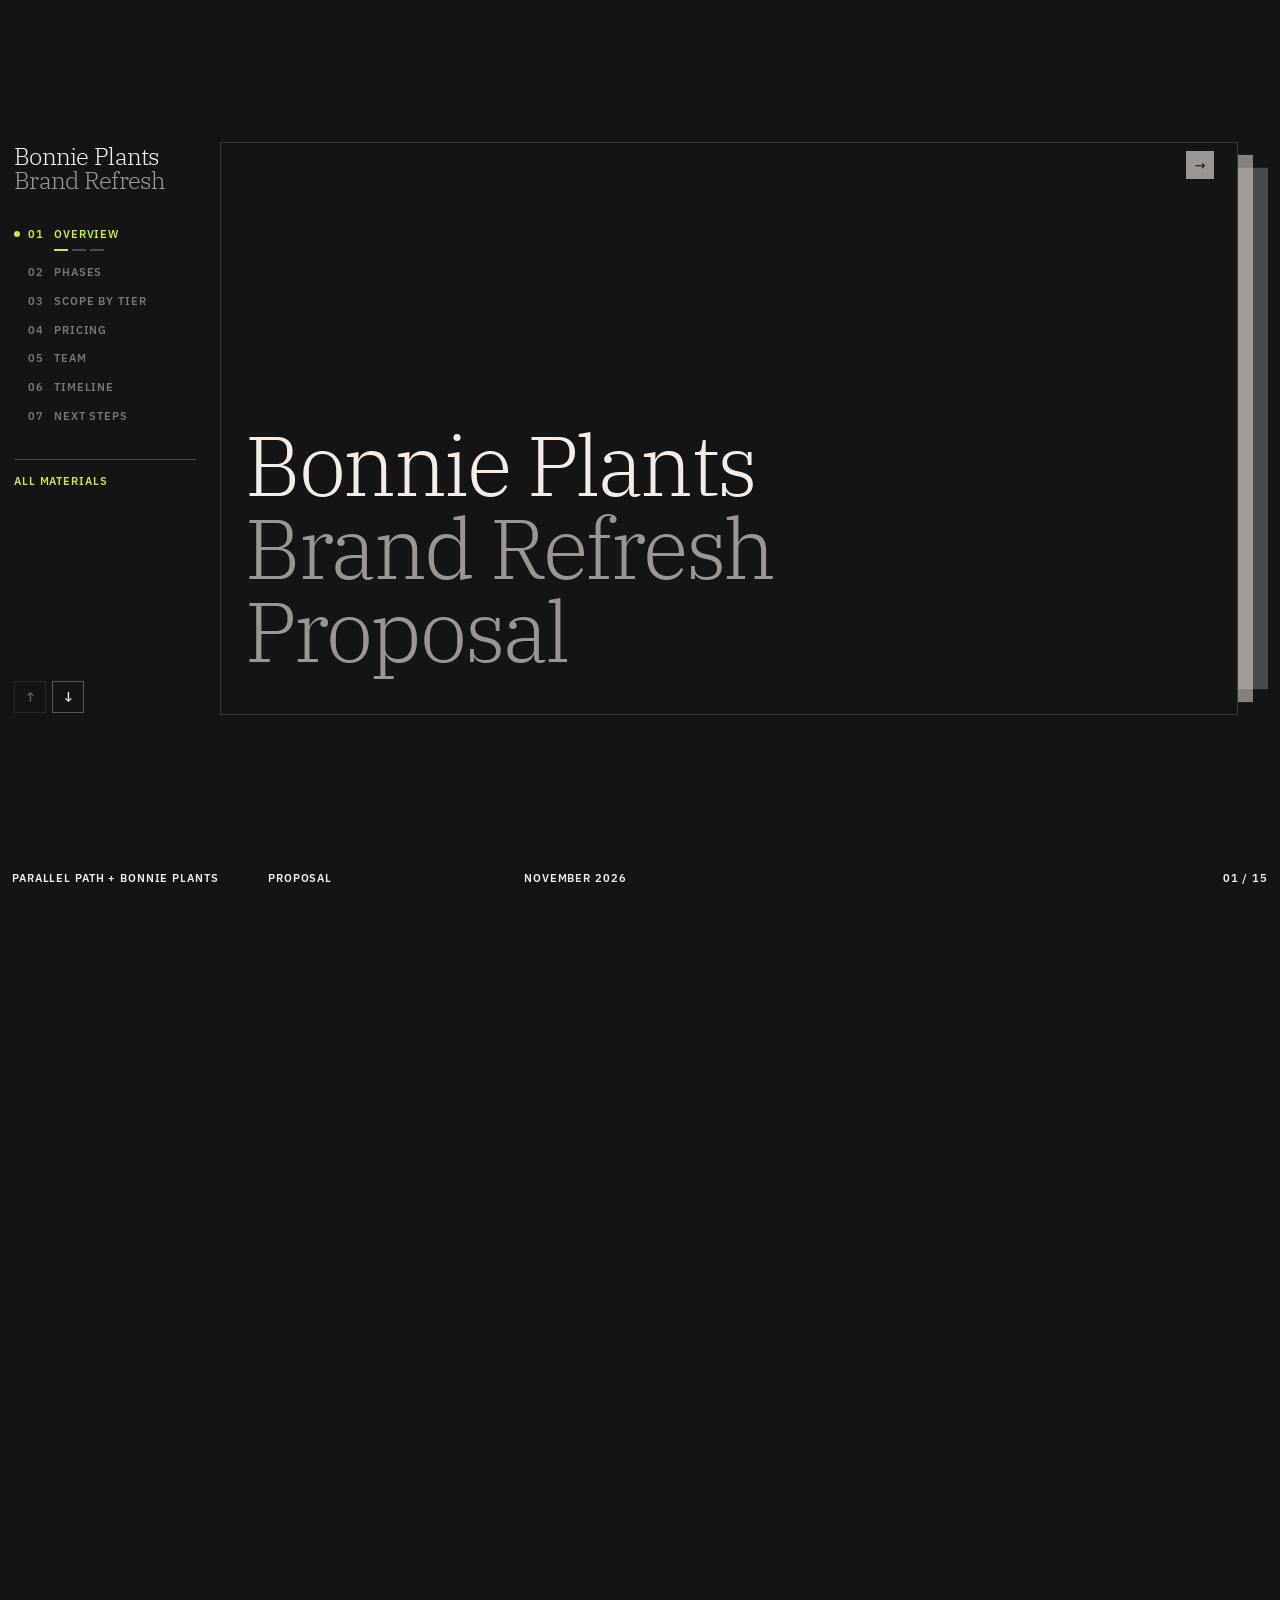
<file: proposal/index.html>
<!DOCTYPE html>
<html lang="en">
<head>
<meta charset="utf-8">
<meta name="viewport" content="width=device-width, initial-scale=1">
<meta name="robots" content="noindex, nofollow">
<meta name="description" content="Scope, timing and pricing for the Bonnie Plants brand refresh.">
<title>Bonnie Plants: Brand Refresh Proposal</title>
<link rel="stylesheet" href="assets/css/proposal.css">
</head>
<body>

<!-- The proposal, as a deck to read ahead of a meeting. One .chapter per
     chapter, one .slide per slide. deck.js builds the index, the chapter
     label on every slide, the arrows and the page numbers. The copy in
     every slide is a placeholder. See CLAUDE.md. -->
<main class="deck" data-deck data-home="../index.html" data-title="Bonnie Plants|Brand Refresh" aria-label="Bonnie Plants, Brand Refresh, Proposal">
  <div class="deck-stage">
    <nav class="deck-index" aria-label="Chapters"></nav>
    <div class="deck-frame">

      <!-- 01 Overview -->
      <section class="chapter" id="overview" data-name="Overview">

        <!-- Cover. No chapter label, no page number. -->
        <article class="slide slide-cover ground-night" data-kind="cover">
          <h1 class="display-2">
            <span>Bonnie Plants</span>
            <span class="muted">Brand Refresh</span>
            <span class="muted">Proposal</span>
          </h1>
        </article>

        <!-- What Bonnie asked for. Statement. -->
        <article class="slide ground-linen">
          <div class="cols">
            <div>
              <h2 class="display-4">What Bonnie asked for</h2>
              <p class="lead">A refresh that makes Bonnie the trusted live-goods lifestyle brand for every gardener.</p>
            </div>
            <div>
              <p class="body-large">A brand strategy and master brand refresh, a clear portfolio and sub-brand system, and guidelines your teams can put to work.</p>
              <p class="body">Success means the brand builds relevance, creates portfolio clarity and enables execution. It should strengthen trust, inspire casual gardeners, clarify the portfolio, take Bonnie beyond edibles, work across channels and earn adoption inside Bonnie.</p>
              <div class="tile push">
                <h3 class="display-6">$300k, in three phases</h3>
                <p class="body-small">$100k each for Define + Discover, Develop the Brand and Enable + Activate. Each phase starts once the one before it is approved.</p>
              </div>
            </div>
          </div>
        </article>

        <!-- What Parallel Path proposes. Statement with a tile. -->
        <article class="slide ground-linen">
          <div class="cols">
            <div>
              <h2 class="display-4">What Parallel Path proposes</h2>
              <p class="lead">A refresh built in three phases, with your team at every step.</p>
            </div>
            <div>
              <p class="body-large">This outline maps the refresh to the phases and priorities in your brief. We like to build scope together, so treat it as a starting point with approximate timing.</p>
              <p class="body">Each phase builds on the last. We start by understanding your customers, channel partners and business. We refresh the brand on that footing. Then we help your teams take it to market.</p>
              <div class="tile push">
                <h3 class="display-6">Kickoff in early December</h3>
                <p class="body-small">Final timing gets set with your team, based on stakeholder availability, business priorities and the time each step needs.</p>
              </div>
            </div>
          </div>
        </article>

      </section>

      <!-- 02 Phases. One slide per phase: the purpose on the left, the work on the right. -->
      <section class="chapter" id="phases" data-name="Phases">

        <article class="slide ground-linen">
          <div class="cols">
            <div>
              <h2 class="display-4">Define + Discover</h2>
              <p class="lead">Deeply understand the consumer, the channel partners, the brand and business priorities to guide a thoughtful refresh of the brand.</p>
            </div>
            <div class="rows">
              <div class="row">
                <h3 class="display-6">The business and the brand</h3>
                <ul class="lines body-small">
                  <li>Business plan review and KPIs</li>
                  <li>Brand immersion with the Bonnie team</li>
                  <li>Brand Reciprocity Framework assessment</li>
                </ul>
              </div>
              <div class="row">
                <h3 class="display-6">The customer</h3>
                <ul class="lines body-small">
                  <li>Review of existing research and potential gaps</li>
                  <li>Audience profiling</li>
                </ul>
              </div>
              <div class="row">
                <h3 class="display-6">The market</h3>
                <ul class="lines body-small">
                  <li>Retail environments and the media landscape</li>
                  <li>Digital experience</li>
                  <li>Competitive assessment</li>
                </ul>
              </div>
              <div class="row">
                <h3 class="display-6">Fee and timing</h3>
                <p class="body-small">$100k. December and January, ending in strategy approval in January or February.</p>
              </div>
            </div>
          </div>
        </article>

        <article class="slide ground-linen">
          <div class="cols">
            <div>
              <h2 class="display-4">Develop the Brand</h2>
              <p class="lead">Refresh the brand to meet the evolving marketplace and introduce new consumers to what’s possible.</p>
            </div>
            <div class="rows">
              <div class="row">
                <h3 class="display-6">Foundation</h3>
                <ul class="lines body-small">
                  <li>Position: idea, audience, archetype</li>
                  <li>Story: vision, promise, belief</li>
                  <li>Platform: values, actions, personality</li>
                </ul>
              </div>
              <div class="row">
                <h3 class="display-6">Identity and portfolio</h3>
                <ul class="lines body-small">
                  <li>Identity system</li>
                  <li>Portfolio architecture and design principles</li>
                  <li>Sub-brand system</li>
                </ul>
              </div>
              <div class="row">
                <h3 class="display-6">Guidelines and examples</h3>
                <ul class="lines body-small">
                  <li>Brand and sub-brand guidelines</li>
                  <li>Retail and digital examples</li>
                </ul>
              </div>
              <div class="row">
                <h3 class="display-6">Fee and timing</h3>
                <p class="body-small">$100k. Spring 2027, ahead of your launch.</p>
              </div>
            </div>
          </div>
        </article>

        <article class="slide ground-linen">
          <div class="cols">
            <div>
              <h2 class="display-4">Enable + Activate</h2>
              <p class="lead">Create a systematic go-to-market strategy to maximize the brand refresh and grow the consumer base.</p>
              <p class="body push muted" style="--tone: 80">Ongoing marketing, media and activation support follows this phase and gets scoped separately.</p>
            </div>
            <div class="rows">
              <div class="row">
                <h3 class="display-6">Strategy</h3>
                <ul class="lines body-small">
                  <li>Brand activation strategy</li>
                  <li>GTM strategy</li>
                  <li>Content and messaging framework</li>
                </ul>
              </div>
              <div class="row">
                <h3 class="display-6">Tools for your teams</h3>
                <ul class="lines body-small">
                  <li>Governance toolkit</li>
                  <li>Internal communications plan</li>
                </ul>
              </div>
              <div class="row">
                <h3 class="display-6">Fee and timing</h3>
                <p class="body-small">$100k. Your FY2028, as your brief budgets it.</p>
              </div>
            </div>
          </div>
        </article>

      </section>

      <!-- 03 Scope by tier. One slide per tier, one row per item in the brief, each saying where it's delivered. -->
      <section class="chapter" id="scope" data-name="Scope by tier">

        <article class="slide ground-linen">
          <div class="cols">
            <div>
              <h2 class="display-4">Must have</h2>
              <p class="lead">Every must-have is in the plan, most of it in Develop the Brand.</p>
            </div>
            <div class="rows">
              <div class="row">
                <h3 class="display-6">Brand strategy</h3>
                <p class="body-small">Develop the Brand: the foundation of position, story and platform. Enable + Activate turns it into a brand activation strategy.</p>
              </div>
              <div class="row">
                <h3 class="display-6">Master brand refresh</h3>
                <p class="body-small">Develop the Brand: the foundation and identity system.</p>
              </div>
              <div class="row">
                <h3 class="display-6">Portfolio architecture</h3>
                <p class="body-small">Develop the Brand, with design principles.</p>
              </div>
              <div class="row">
                <h3 class="display-6">Sub-brand system</h3>
                <p class="body-small">Develop the Brand.</p>
              </div>
              <div class="row">
                <h3 class="display-6">Brand and sub-brand guidelines</h3>
                <p class="body-small">Develop the Brand.</p>
              </div>
            </div>
          </div>
        </article>

        <article class="slide ground-linen">
          <div class="cols">
            <div>
              <h2 class="display-4">Should have</h2>
              <p class="lead">Every should-have is in the plan, split between developing the brand and taking it to market.</p>
            </div>
            <div class="rows">
              <div class="row">
                <h3 class="display-6">Messaging framework</h3>
                <p class="body-small">Enable + Activate: a content and messaging framework.</p>
              </div>
              <div class="row">
                <h3 class="display-6">Design principles</h3>
                <p class="body-small">Develop the Brand, alongside portfolio architecture.</p>
              </div>
              <div class="row">
                <h3 class="display-6">Retail and digital examples</h3>
                <p class="body-small">Develop the Brand.</p>
              </div>
              <div class="row">
                <h3 class="display-6">Governance toolkit</h3>
                <p class="body-small">Enable + Activate.</p>
              </div>
              <div class="row">
                <h3 class="display-6">GTM strategy</h3>
                <p class="body-small">Enable + Activate.</p>
              </div>
            </div>
          </div>
        </article>

        <article class="slide ground-linen">
          <div class="cols">
            <div>
              <h2 class="display-4">Nice to have</h2>
              <p class="lead">Where the work reaches past the core scope.</p>
            </div>
            <div class="rows">
              <div class="row">
                <h3 class="display-6">Internal buy-in communication</h3>
                <p class="body-small">Enable + Activate: an internal communications plan.</p>
              </div>
              <div class="row">
                <h3 class="display-6">PR plans</h3>
                <p class="body-small">We can bring in PR partners we work with, scoped separately.</p>
              </div>
            </div>
          </div>
        </article>

      </section>

      <!-- 04 Pricing. One row per phase. -->
      <section class="chapter" id="pricing" data-name="Pricing">

        <article class="slide ground-slate">
          <h2 class="display-4">Pricing</h2>
          <div class="push">
            <table class="table">
              <thead>
                <tr>
                  <th class="label" scope="col">Phase</th>
                  <th class="label num" scope="col">Fee</th>
                </tr>
              </thead>
              <tbody>
                <tr>
                  <td>
                    <h3 class="display-5">Define + Discover</h3>
                    <p class="body-small muted" style="--tone: 80">December and January</p>
                  </td>
                  <td class="num"><p class="display-5 in-lime">$100k</p></td>
                </tr>
                <tr>
                  <td>
                    <h3 class="display-5">Develop the Brand</h3>
                    <p class="body-small muted" style="--tone: 80">Spring 2027</p>
                  </td>
                  <td class="num"><p class="display-5 in-lime">$100k</p></td>
                </tr>
                <tr>
                  <td>
                    <h3 class="display-5">Enable + Activate</h3>
                    <p class="body-small muted" style="--tone: 80">FY2028</p>
                  </td>
                  <td class="num"><p class="display-5 in-lime">$100k</p></td>
                </tr>
                <tr>
                  <td>
                    <h3 class="display-5">Total</h3>
                  </td>
                  <td class="num"><p class="display-5 in-lime">$300k</p></td>
                </tr>
              </tbody>
            </table>
            <p class="body-small muted">Each phase starts once the one before it is approved. Ongoing marketing, media and activation support gets scoped separately.</p>
          </div>
        </article>

      </section>

      <!-- 05 Team. One column per person. -->
      <section class="chapter" id="team" data-name="Team">

        <article class="slide ground-linen">
          <h2 class="display-4">Your team at Parallel Path</h2>
          <div class="people is-tags push">
            <div class="person">
              <svg class="tag" viewBox="0 0 240 600" preserveAspectRatio="none" aria-hidden="true"><path d="M0 24 Q0 0 24 0 H216 Q240 0 240 24 V450 L120 600 L0 450 Z" fill="#CDEBD3"/><circle cx="120" cy="30" r="11" fill="var(--bg)"/></svg>
              <img class="photo" src="assets/img/kelli_color.jpg" alt="Kelli">
              <p class="subhead">Kelli</p>
              <p class="label">Associate Director, Integrated Strategy &amp; Insights</p>
            </div>
            <div class="person">
              <svg class="tag" viewBox="0 0 240 600" preserveAspectRatio="none" aria-hidden="true"><path d="M0 24 Q0 0 24 0 H216 Q240 0 240 24 V450 L120 600 L0 450 Z" fill="#F6E7A1"/><circle cx="120" cy="30" r="11" fill="var(--bg)"/></svg>
              <img class="photo" src="assets/img/john2_color_1.jpg" alt="John">
              <p class="subhead">John</p>
              <p class="label">CEO</p>
            </div>
            <div class="person">
              <svg class="tag" viewBox="0 0 240 600" preserveAspectRatio="none" aria-hidden="true"><path d="M0 24 Q0 0 24 0 H216 Q240 0 240 24 V450 L120 600 L0 450 Z" fill="#F6CFD3"/><circle cx="120" cy="30" r="11" fill="var(--bg)"/></svg>
              <img class="photo" src="assets/img/maddie_color.jpg" alt="Maddie">
              <p class="subhead">Maddie</p>
              <p class="label">Project Manager</p>
            </div>
            <div class="person">
              <svg class="tag" viewBox="0 0 240 600" preserveAspectRatio="none" aria-hidden="true"><path d="M0 24 Q0 0 24 0 H216 Q240 0 240 24 V450 L120 600 L0 450 Z" fill="#CFE4F2"/><circle cx="120" cy="30" r="11" fill="var(--bg)"/></svg>
              <img class="photo" src="assets/img/michael_color.jpg" alt="Michael">
              <p class="subhead">Michael</p>
              <p class="label">Creative Director</p>
            </div>
            <div class="person">
              <svg class="tag" viewBox="0 0 240 600" preserveAspectRatio="none" aria-hidden="true"><path d="M0 24 Q0 0 24 0 H216 Q240 0 240 24 V450 L120 600 L0 450 Z" fill="#F8D8BE"/><circle cx="120" cy="30" r="11" fill="var(--bg)"/></svg>
              <img class="photo" src="assets/img/amanda_2024_color.jpg" alt="Amanda">
              <p class="subhead">Amanda</p>
              <p class="label">Vice President, Client Experience &amp; Integrated Strategy</p>
            </div>
            <div class="person">
              <svg class="tag" viewBox="0 0 240 600" preserveAspectRatio="none" aria-hidden="true"><path d="M0 24 Q0 0 24 0 H216 Q240 0 240 24 V450 L120 600 L0 450 Z" fill="#DDD3F0"/><circle cx="120" cy="30" r="11" fill="var(--bg)"/></svg>
              <img class="photo" src="assets/img/willow_color.jpg" alt="Willow">
              <p class="subhead">Willow</p>
              <p class="label">Senior Director of Media Operations</p>
            </div>
            <div class="person">
              <svg class="tag" viewBox="0 0 240 600" preserveAspectRatio="none" aria-hidden="true"><path d="M0 24 Q0 0 24 0 H216 Q240 0 240 24 V450 L120 600 L0 450 Z" fill="#E2EFC2"/><circle cx="120" cy="30" r="11" fill="var(--bg)"/></svg>
              <img class="photo" src="assets/img/julia_color.jpg" alt="Julia">
              <p class="subhead">Julia</p>
              <p class="label">Associate Director of Client Strategy</p>
            </div>
          </div>
        </article>

        <!-- How we work together. Rows beside a headline, matching the pitch's "Working your way." -->
        <article class="slide ground-linen">
          <div class="cols">
            <div>
              <h2 class="display-4">Working your way</h2>
              <p class="lead">One team with yours, in short loops, so decisions don’t wait.</p>
            </div>
            <div class="rows">
              <div class="row">
                <h3 class="display-6">Rhythm</h3>
                <p class="body-small">Weekly or biweekly check-ins, set by you.</p>
              </div>
              <div class="row">
                <h3 class="display-6">Tools</h3>
                <p class="body-small">We join your Slack or Teams, SharePoint and project boards.</p>
              </div>
              <div class="row">
                <h3 class="display-6">Methods</h3>
                <p class="body-small">Working sessions and quick reviews that fit your team.</p>
              </div>
              <div class="row">
                <h3 class="display-6">Kickoff</h3>
                <p class="body-small">An in-person kickoff, where you’re based.</p>
              </div>
            </div>
          </div>
        </article>

      </section>

      <!-- 06 Timeline. One row per milestone, the date on the left. -->
      <section class="chapter" id="timeline" data-name="Timeline">

        <article class="slide ground-linen">
          <h2 class="display-4">Timeline</h2>
          <div class="rows push">
            <div class="row pair">
              <p class="subhead">Early December</p>
              <div>
                <h3 class="display-6">Kickoff</h3>
                <p class="body-small">Once we agree on scope, we meet your team in person, where you’re based, and get started.</p>
              </div>
            </div>
            <div class="row pair">
              <p class="subhead">December to February</p>
              <div>
                <h3 class="display-6">Define + Discover</h3>
                <p class="body-small">Understand the customer, the channel partners, the brand and the business, ending in strategy approval in January or February.</p>
              </div>
            </div>
            <div class="row pair">
              <p class="subhead">Spring 2027</p>
              <div>
                <h3 class="display-6">Develop the Brand</h3>
                <p class="body-small">Build the foundation, the identity and the portfolio system once the strategy is approved.</p>
              </div>
            </div>
            <div class="row pair">
              <p class="subhead">Spring and summer 2027</p>
              <div>
                <h3 class="display-6">Launch</h3>
                <p class="body-small">Your launch goal for the refreshed brand.</p>
              </div>
            </div>
            <div class="row pair">
              <p class="subhead">FY2028</p>
              <div>
                <h3 class="display-6">Enable + Activate</h3>
                <p class="body-small">Give your teams the strategy and tools to take the brand to market across the portfolio.</p>
              </div>
            </div>
          </div>
        </article>

      </section>

      <!-- 07 Next steps -->
      <section class="chapter" id="next-steps" data-name="Next steps">

        <article class="slide ground-linen">
          <div class="cols">
            <div>
              <h2 class="display-4">Next steps</h2>
              <p class="lead">Four steps from here to kickoff.</p>
            </div>
            <div class="rows">
              <div class="row">
                <h3 class="display-6">Align on scope</h3>
                <p class="body-small">We review this outline together and agree on what’s in.</p>
              </div>
              <div class="row">
                <h3 class="display-6">Statement of Work</h3>
                <p class="body-small">We draft it for your review and approval.</p>
              </div>
              <div class="row">
                <h3 class="display-6">Master Services Agreement</h3>
                <p class="body-small">We put the agreement in place.</p>
              </div>
              <div class="row">
                <h3 class="display-6">Kickoff</h3>
                <p class="body-small">We schedule the kickoff meeting with the Bonnie team.</p>
              </div>
            </div>
          </div>
        </article>

        <!-- Closing. The wordmark runs across the foot. -->
        <article class="slide slide-close ground-slate">
          <h2 class="display-3">Your partners in plants.</h2>
          <p class="lead muted" style="--tone: 80">Thank you for considering Parallel Path.</p>
          <nav class="close-links label" aria-label="The other pieces">
            <a href="../index.html">All materials</a>
            <a href="../research/index.html">Research and findings</a>
            <a href="../pitch/index.html">The presentation</a>
          </nav>
          <img class="wordmark" src="assets/img/parallel-path-wordmark.svg" alt="Parallel Path">
        </article>

      </section>


    </div>
  </div>
  <div class="deck-track"></div>
</main>

<!-- The frame text. deck.js repeats these labels at the foot of every
     printed page. -->
<footer class="deck-foot label">
  <span>Parallel Path + Bonnie Plants</span>
  <span>Proposal</span>
  <span>November 2026</span>
  <span class="deck-page" aria-hidden="true"></span>
  <a class="deck-home-foot" href="../index.html">All materials</a>
</footer>

<script src="assets/js/deck.js"></script>
</body>
</html>
</file>
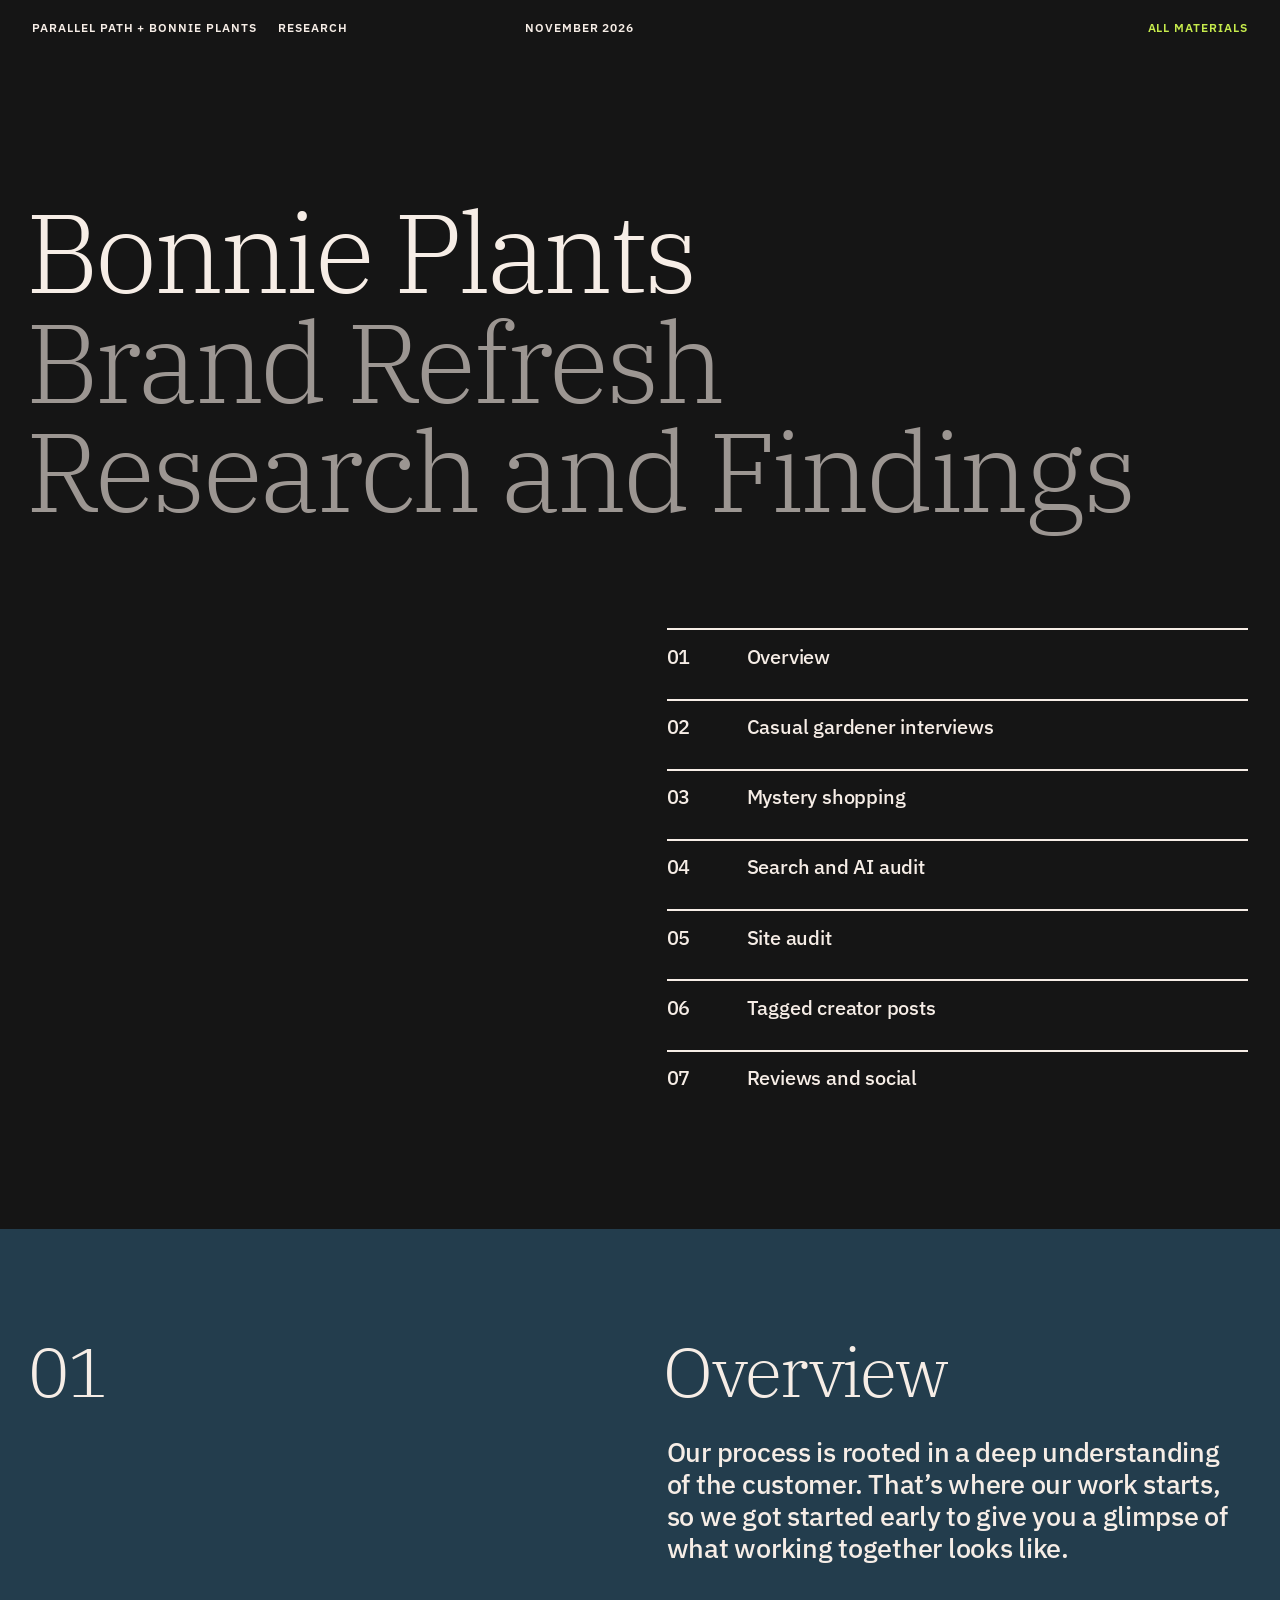
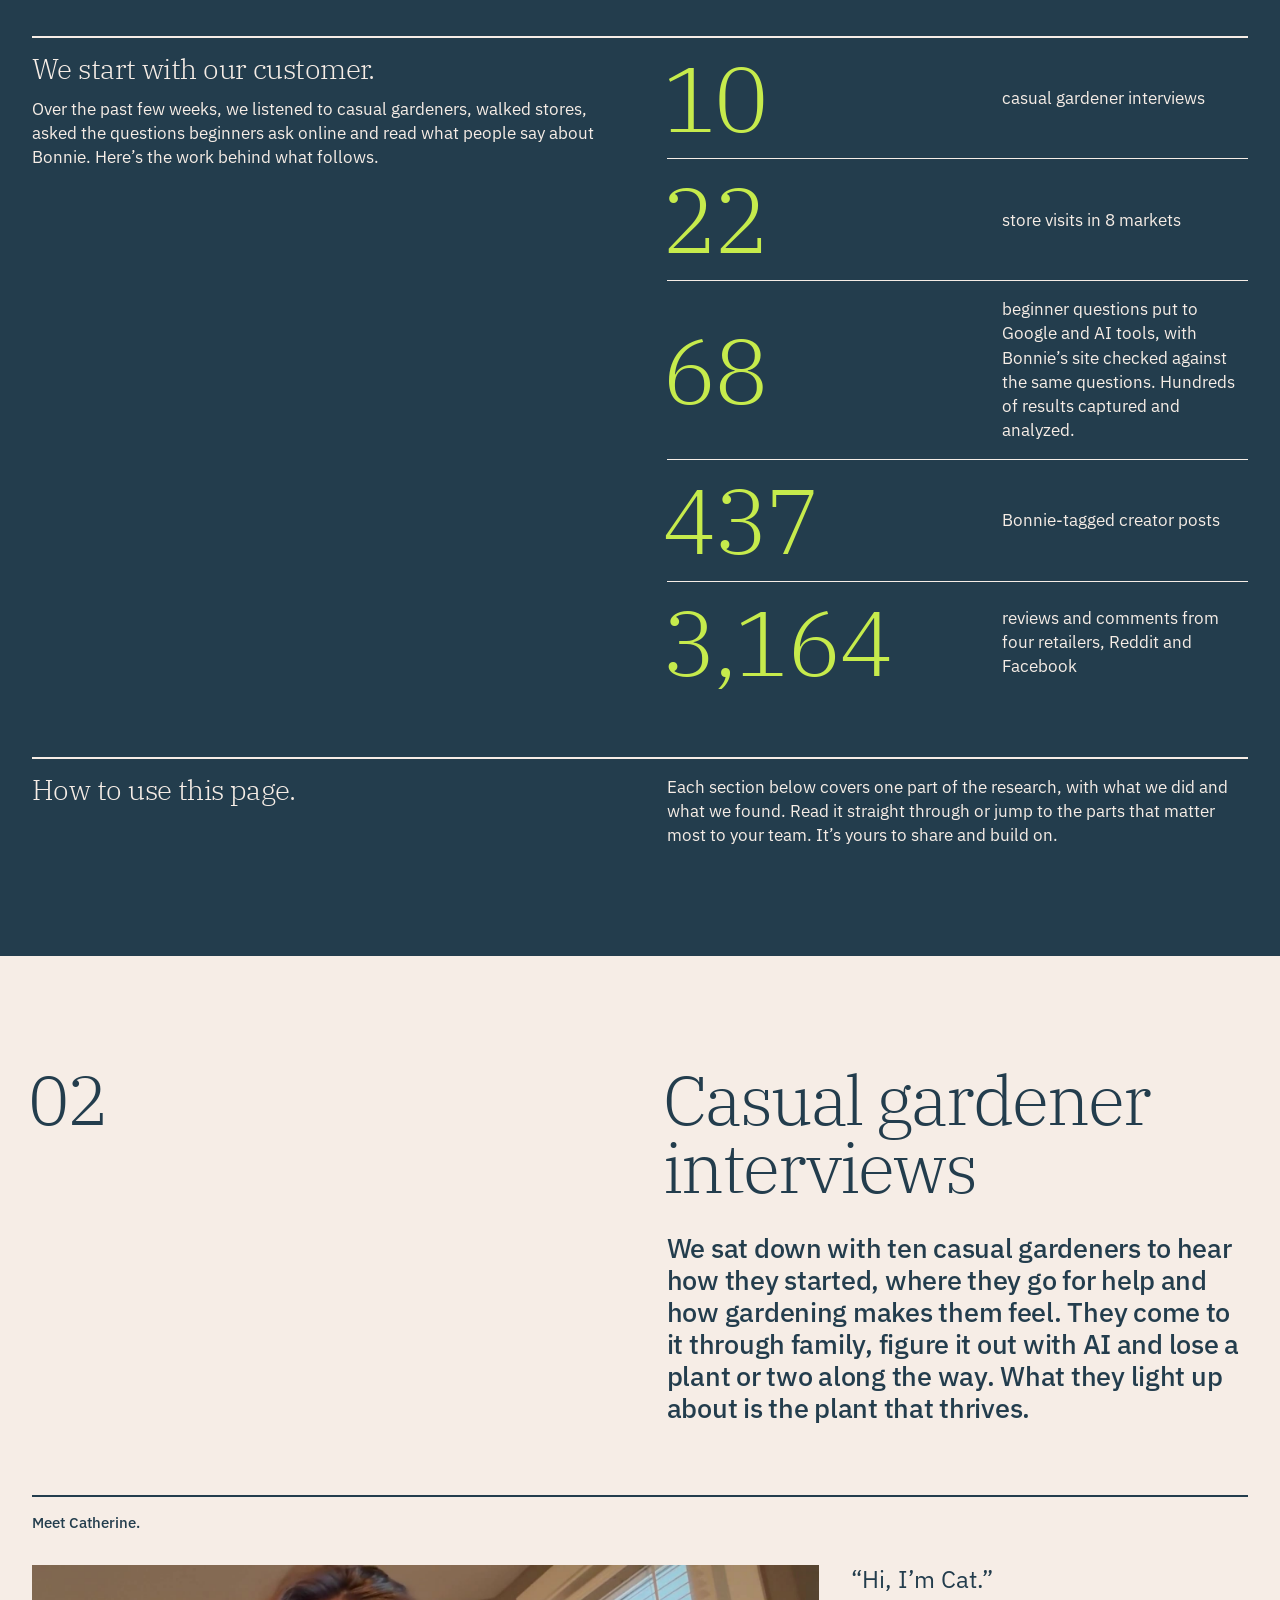
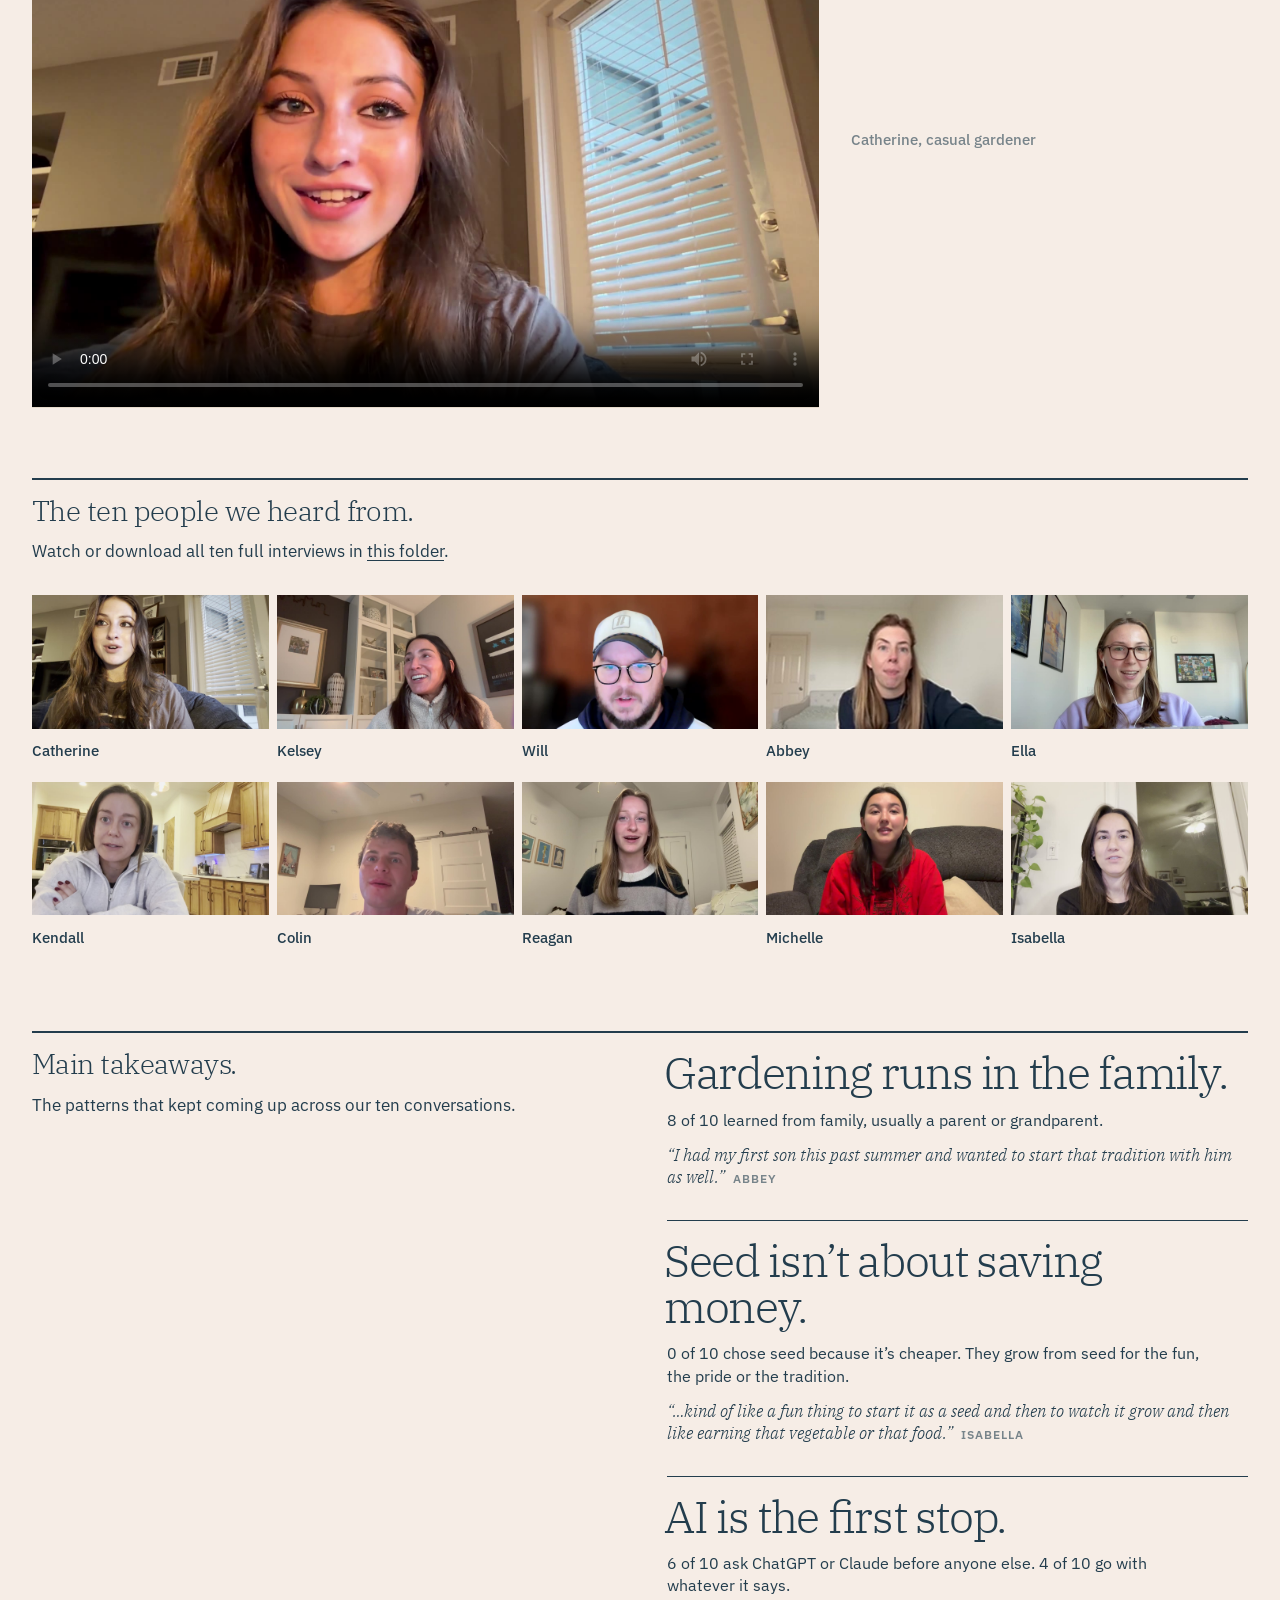
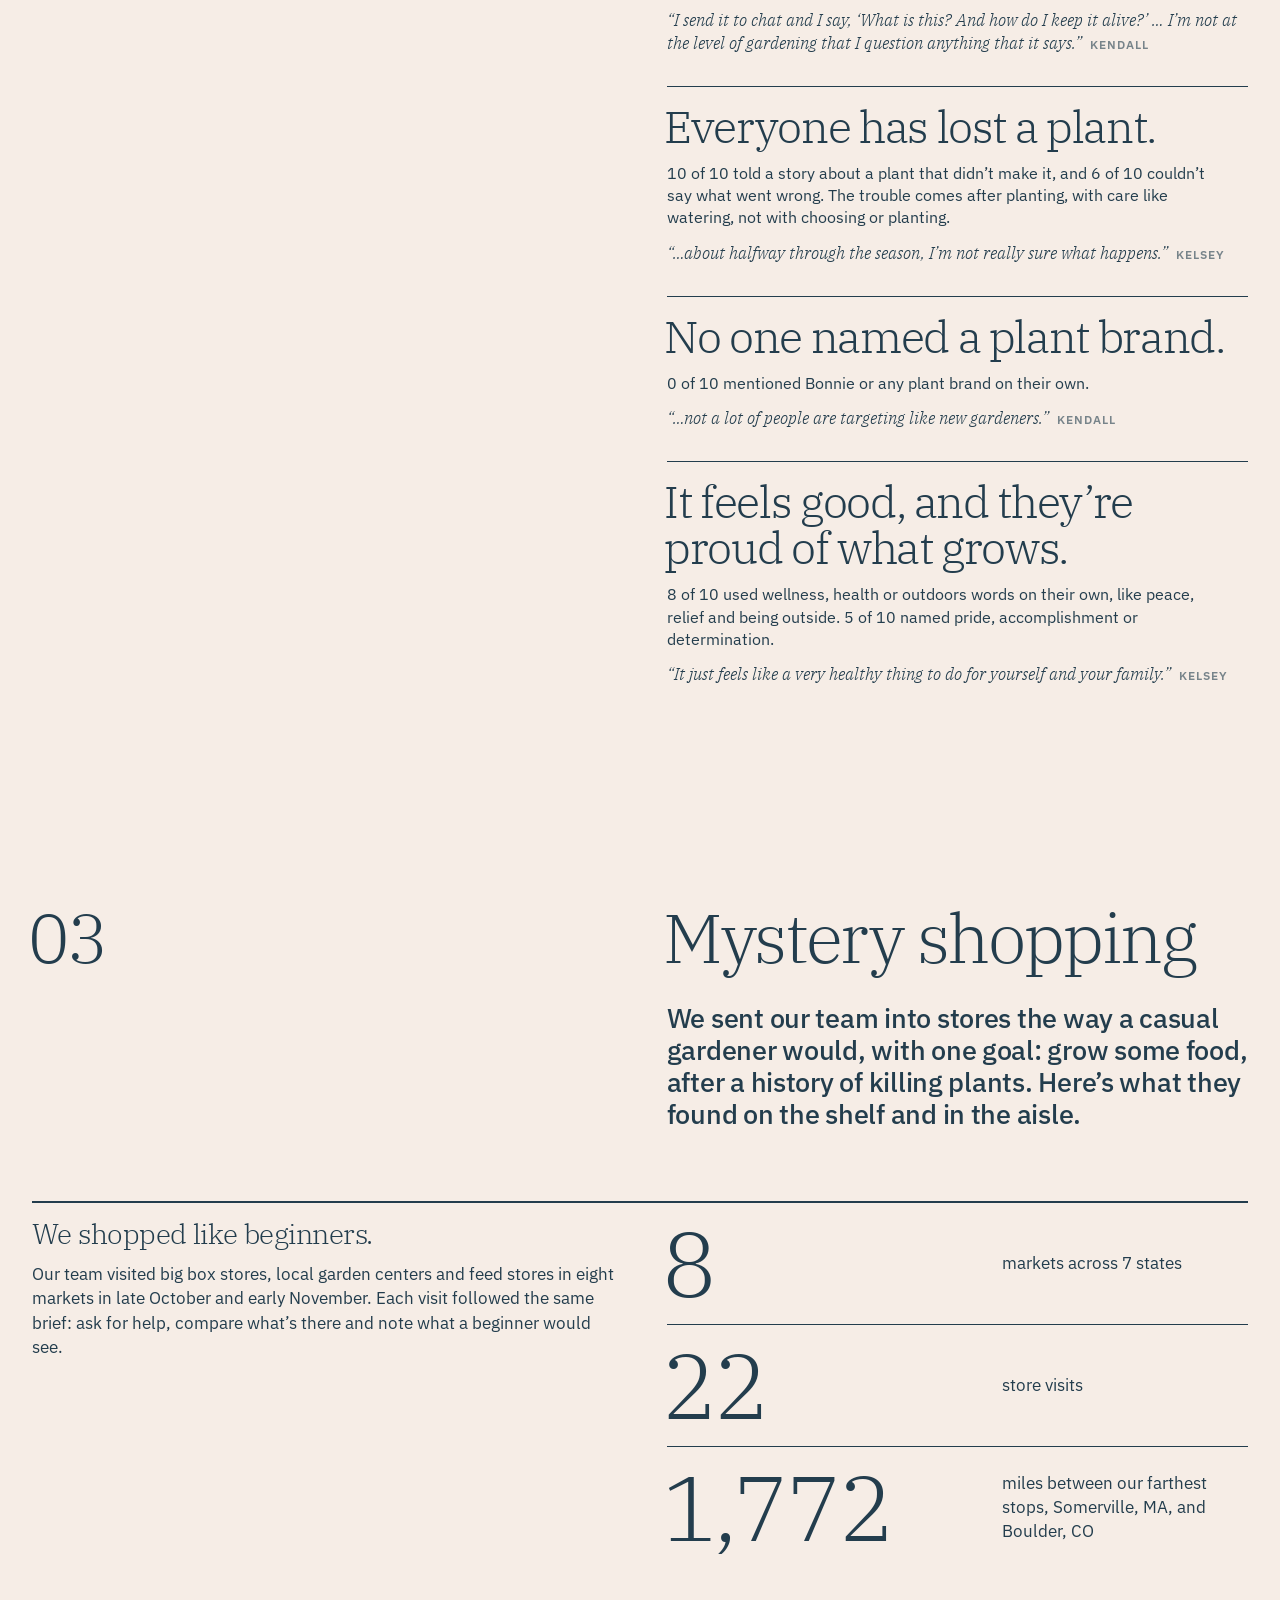
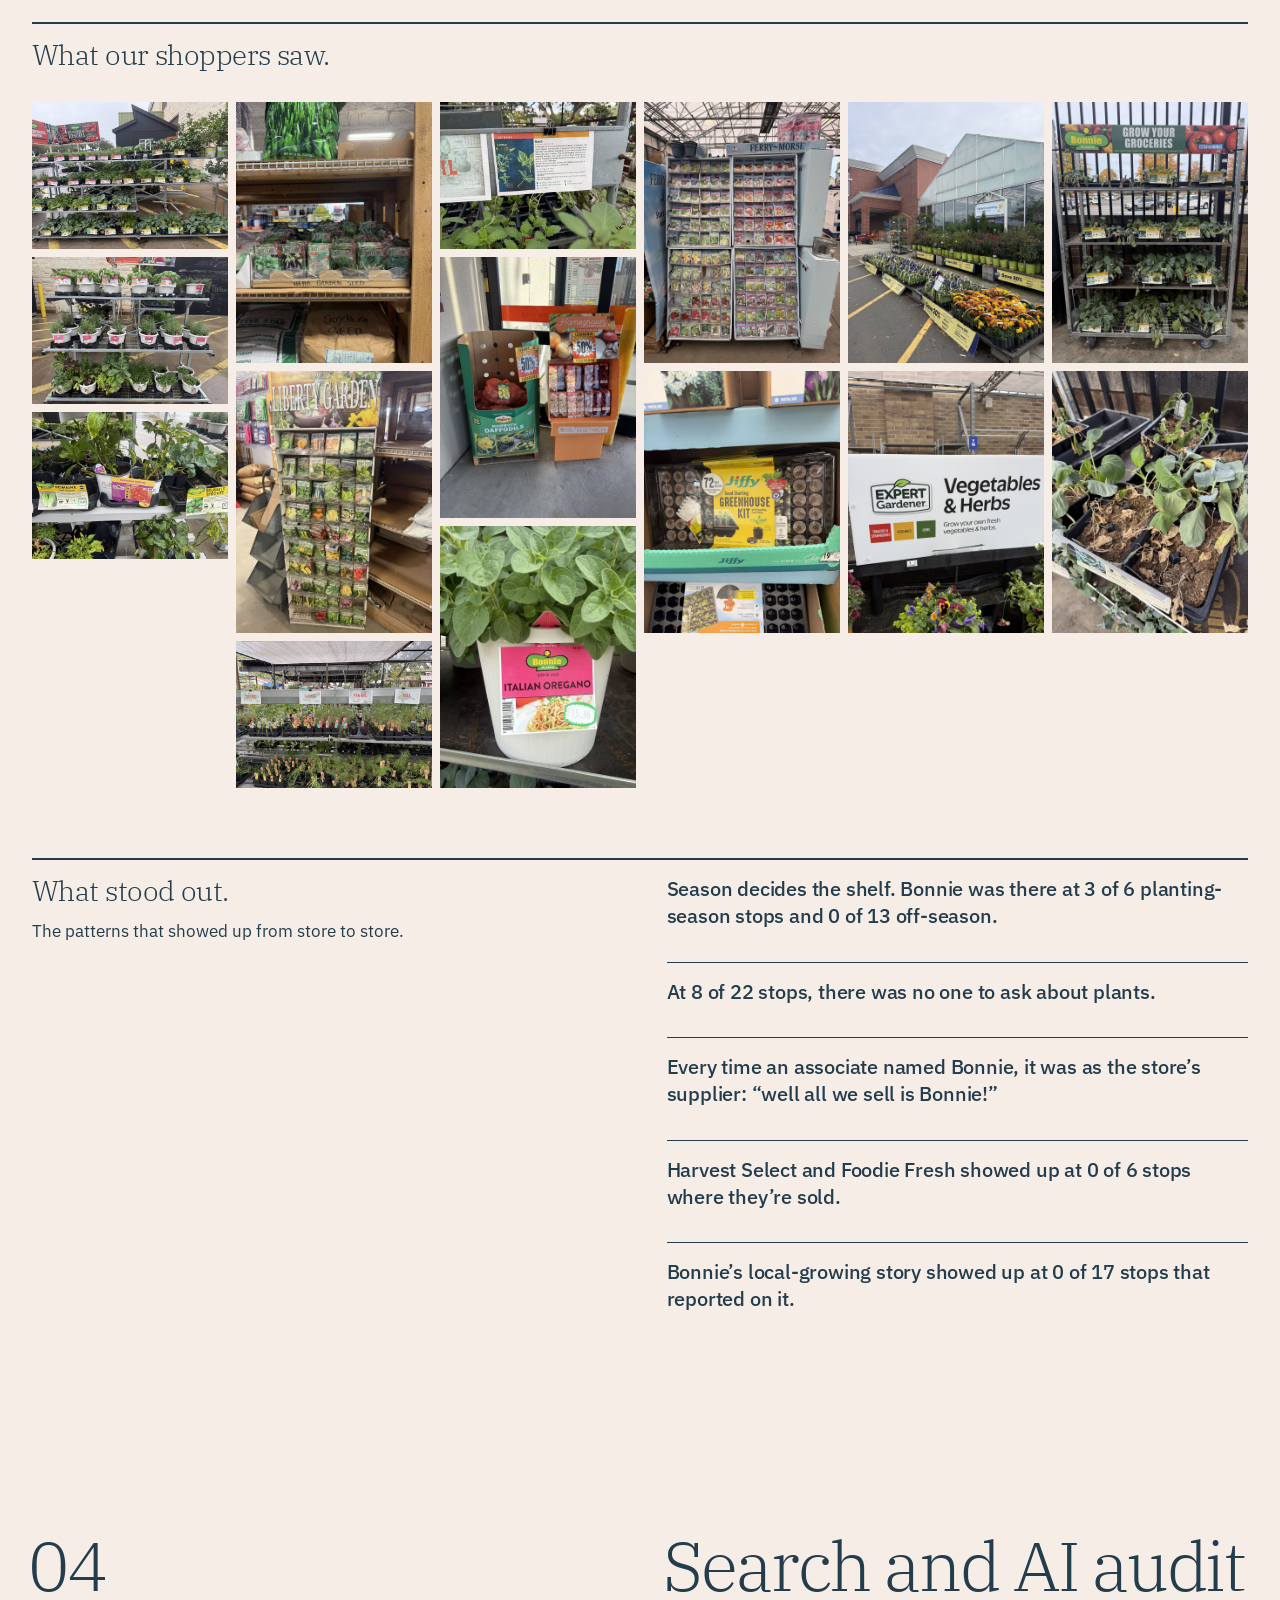
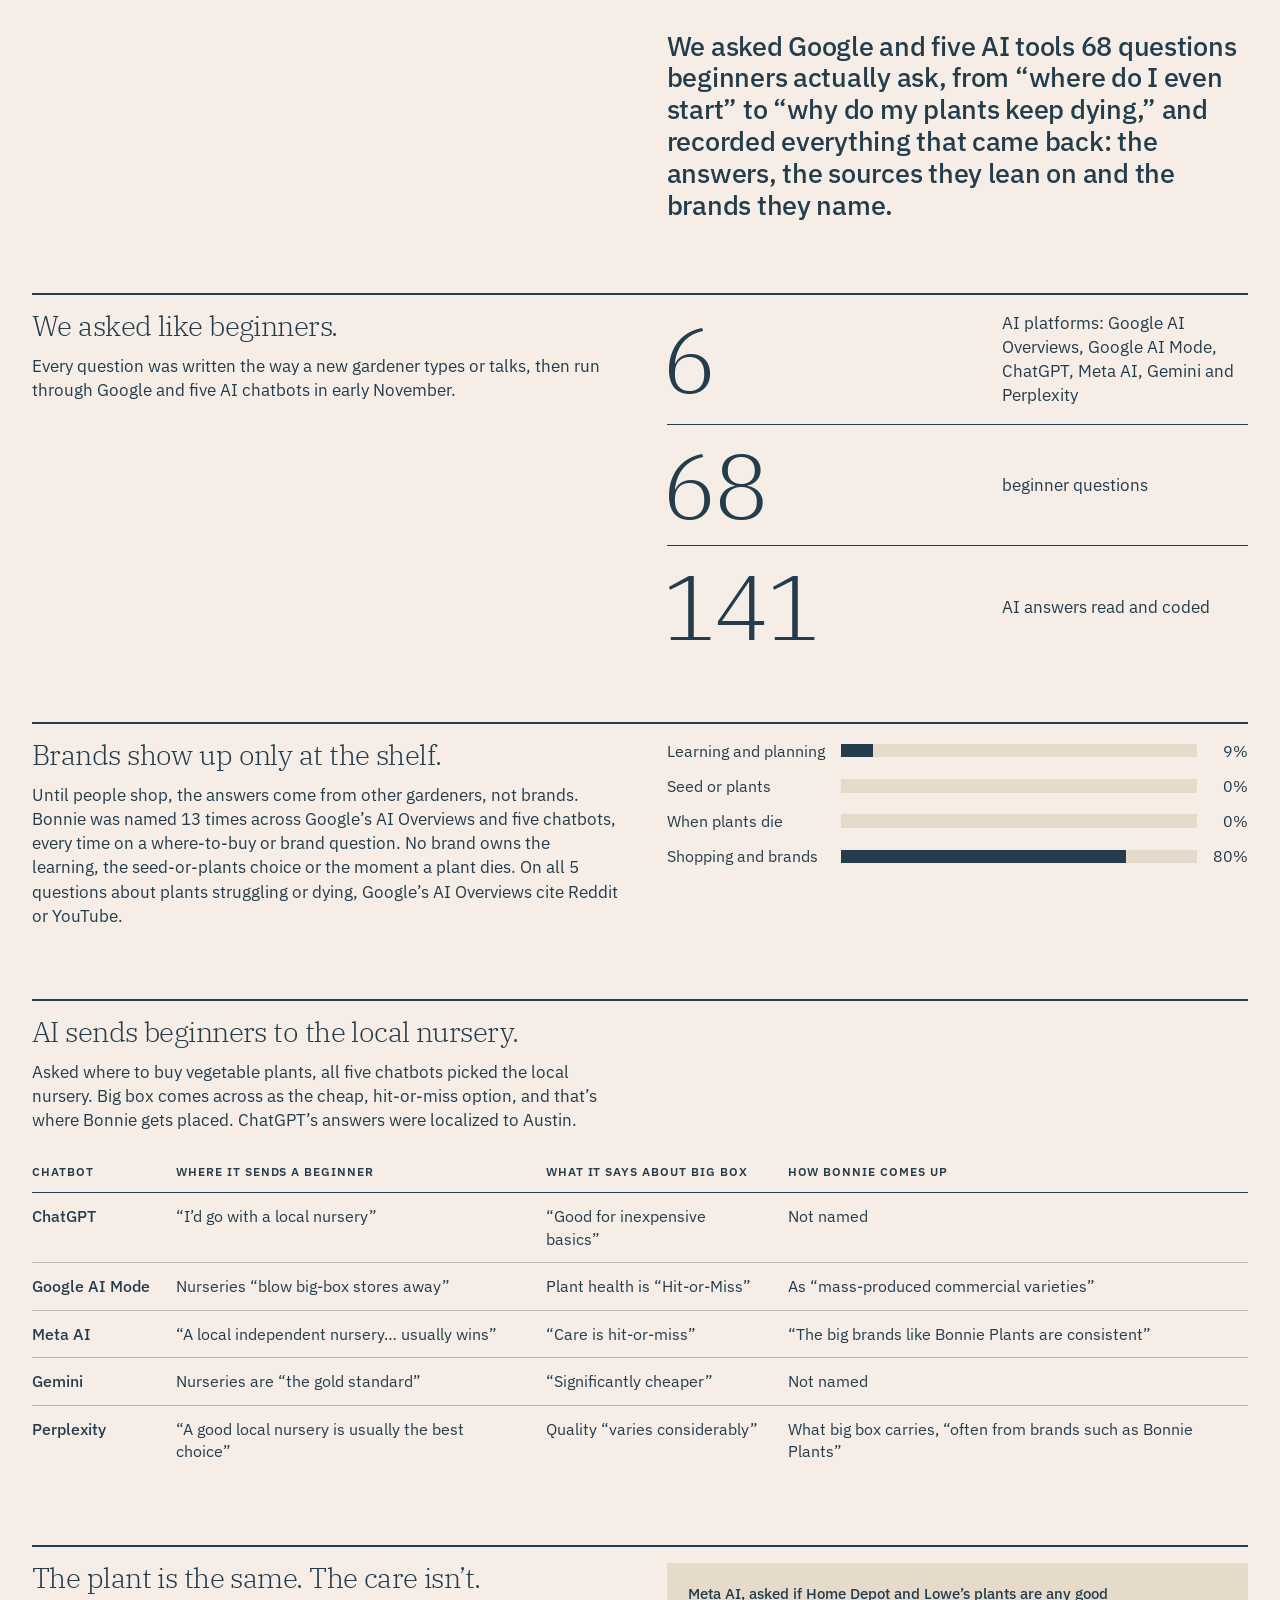
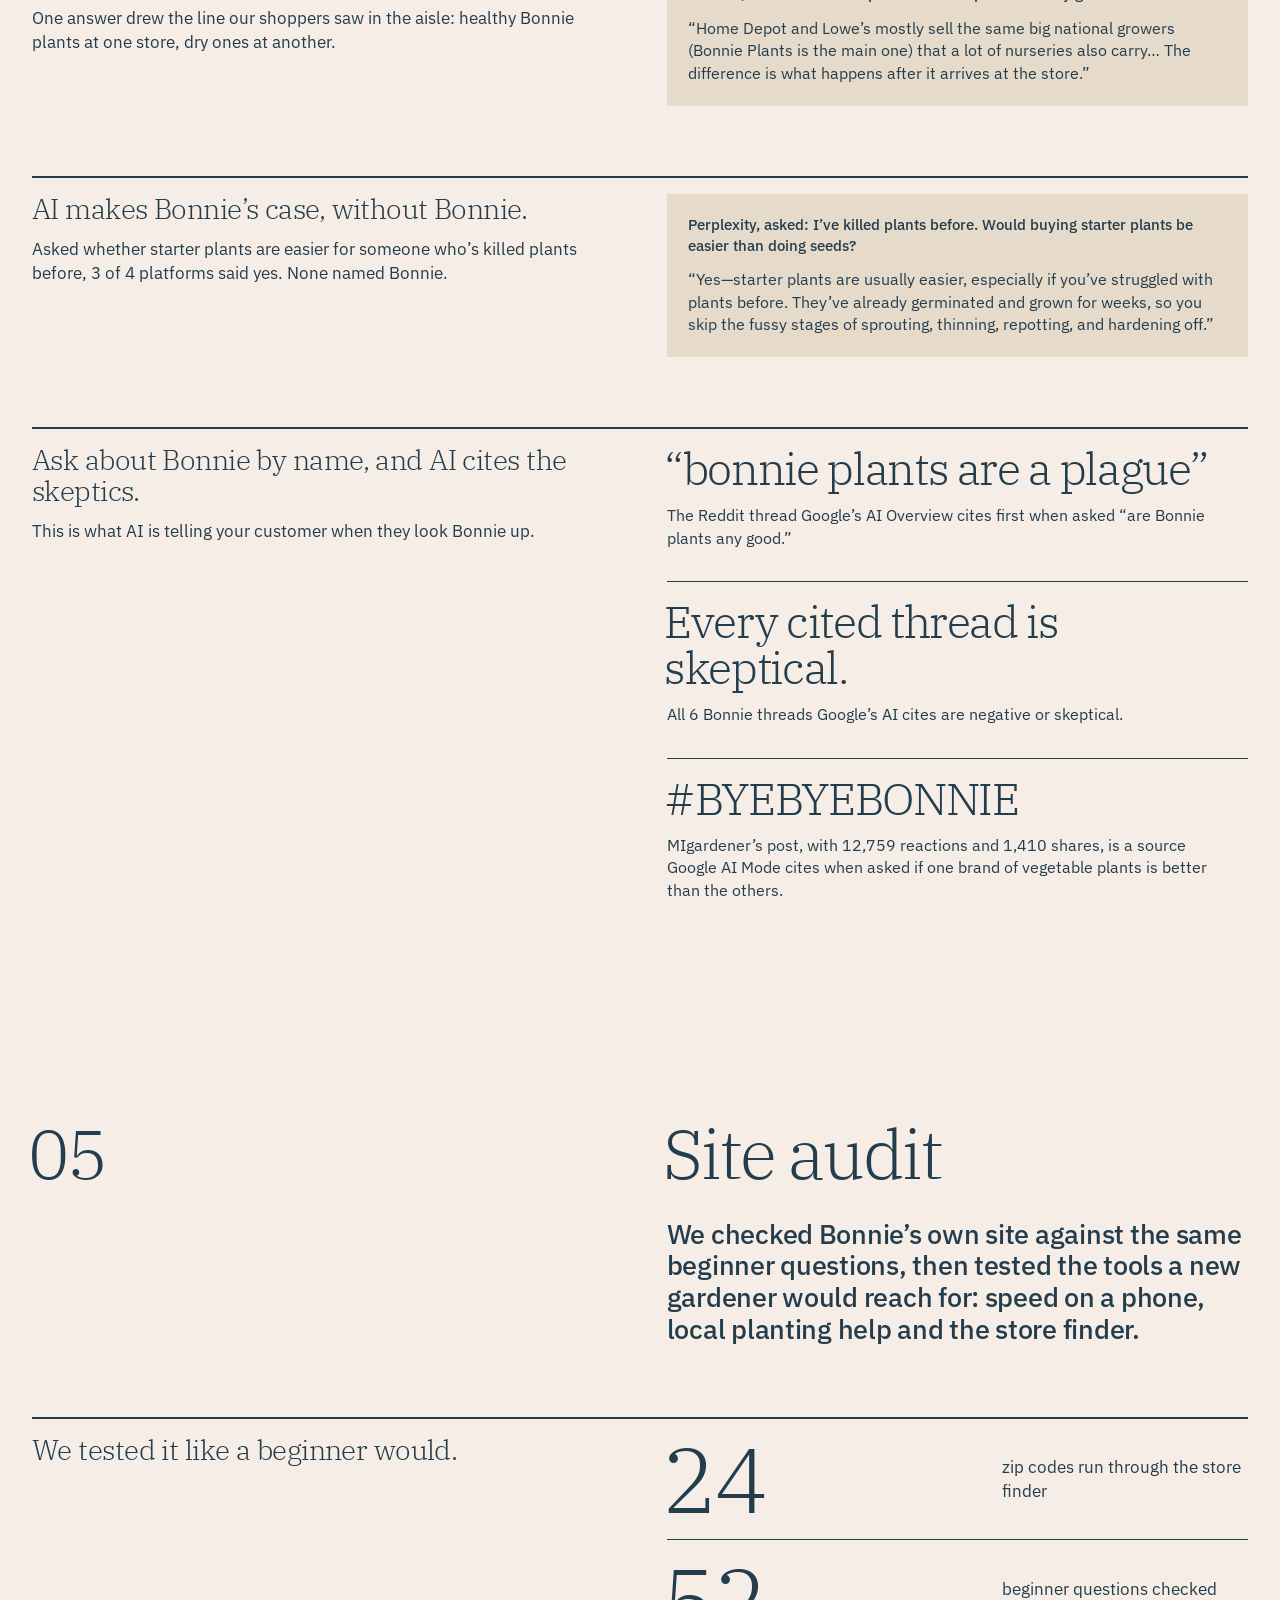
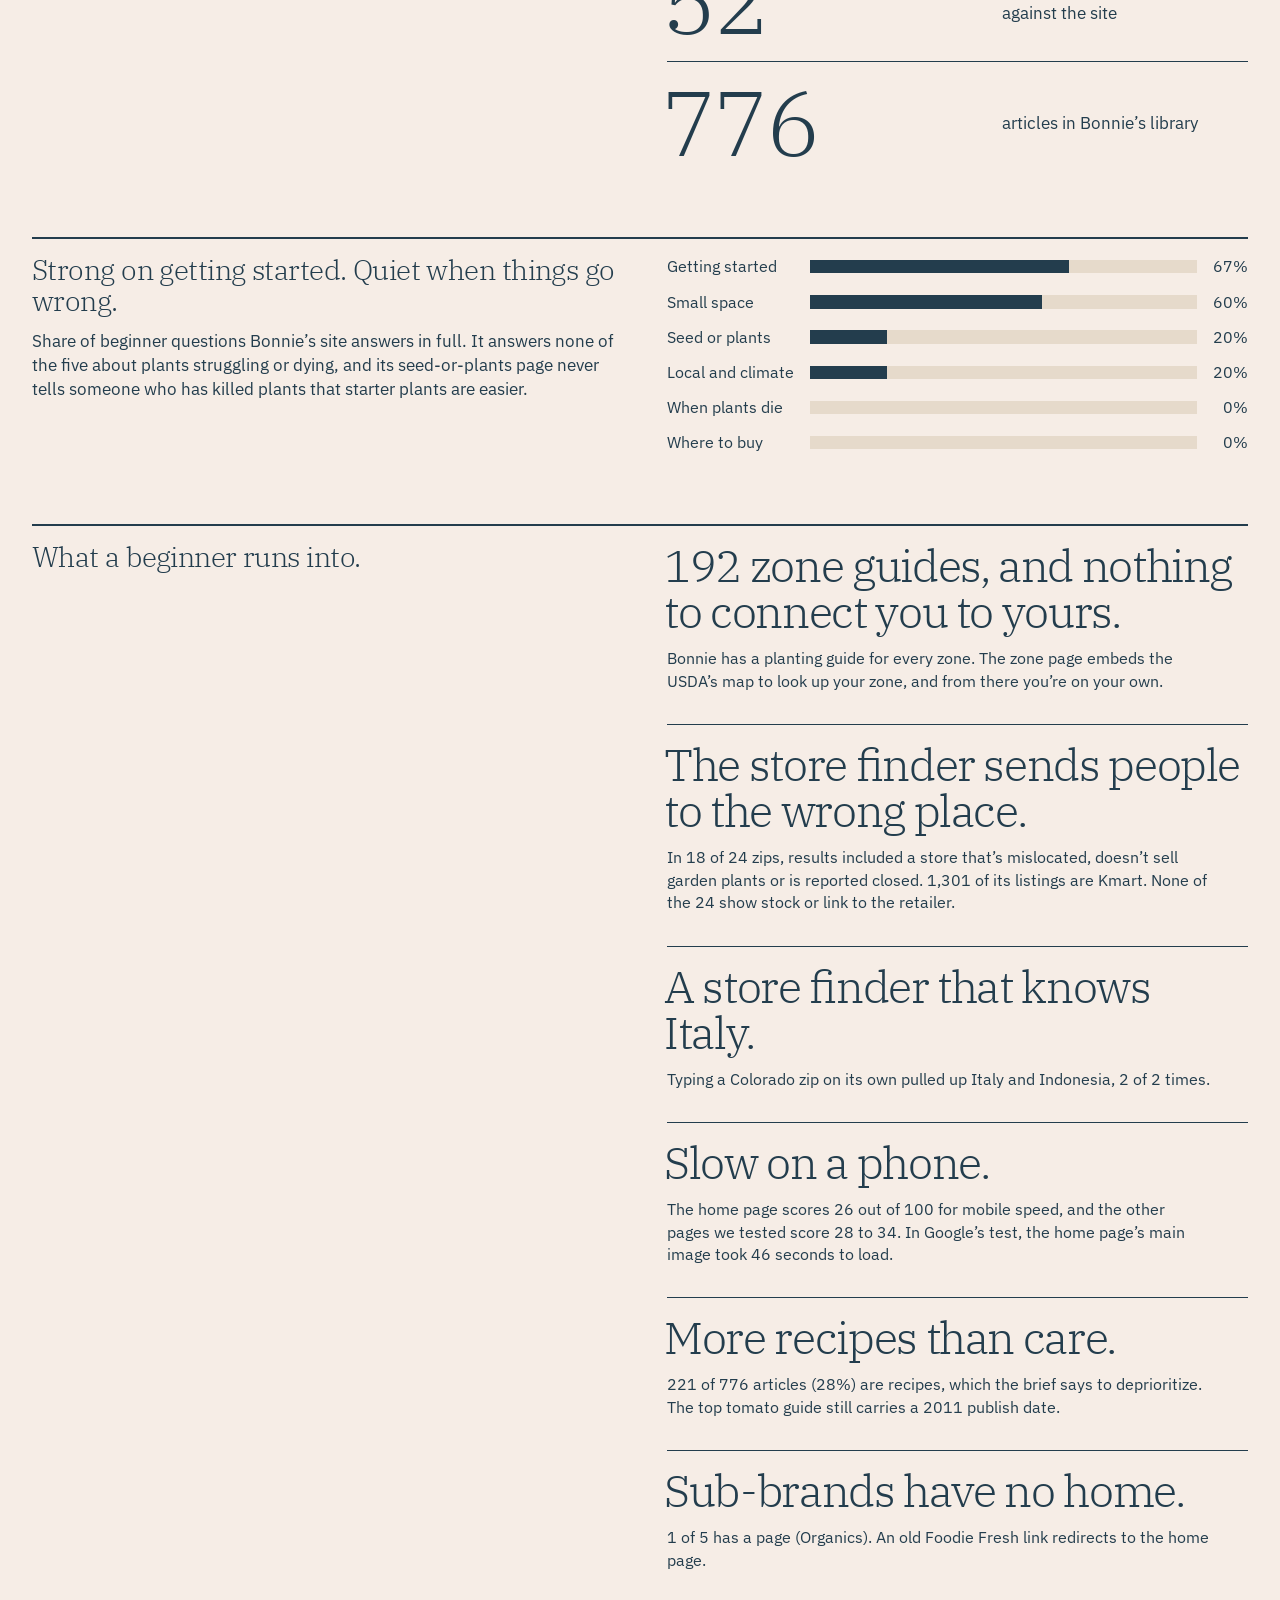
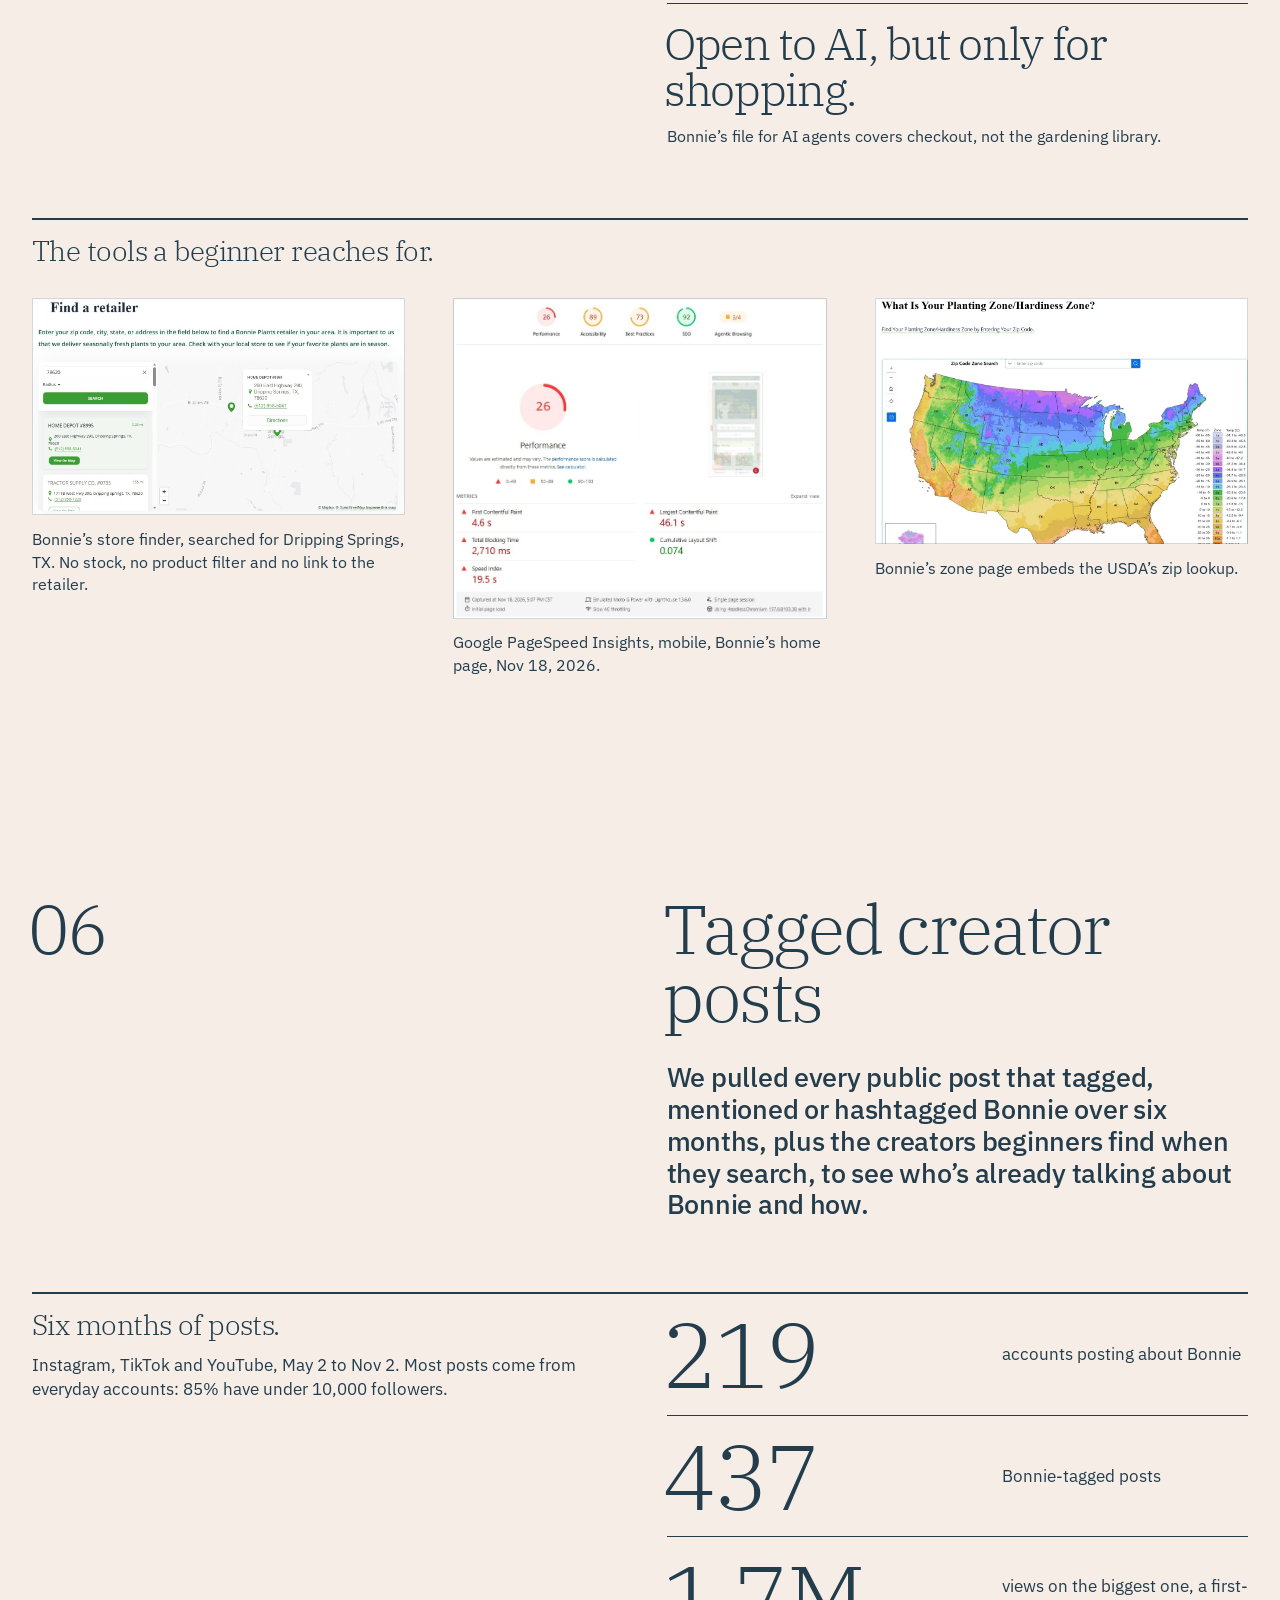
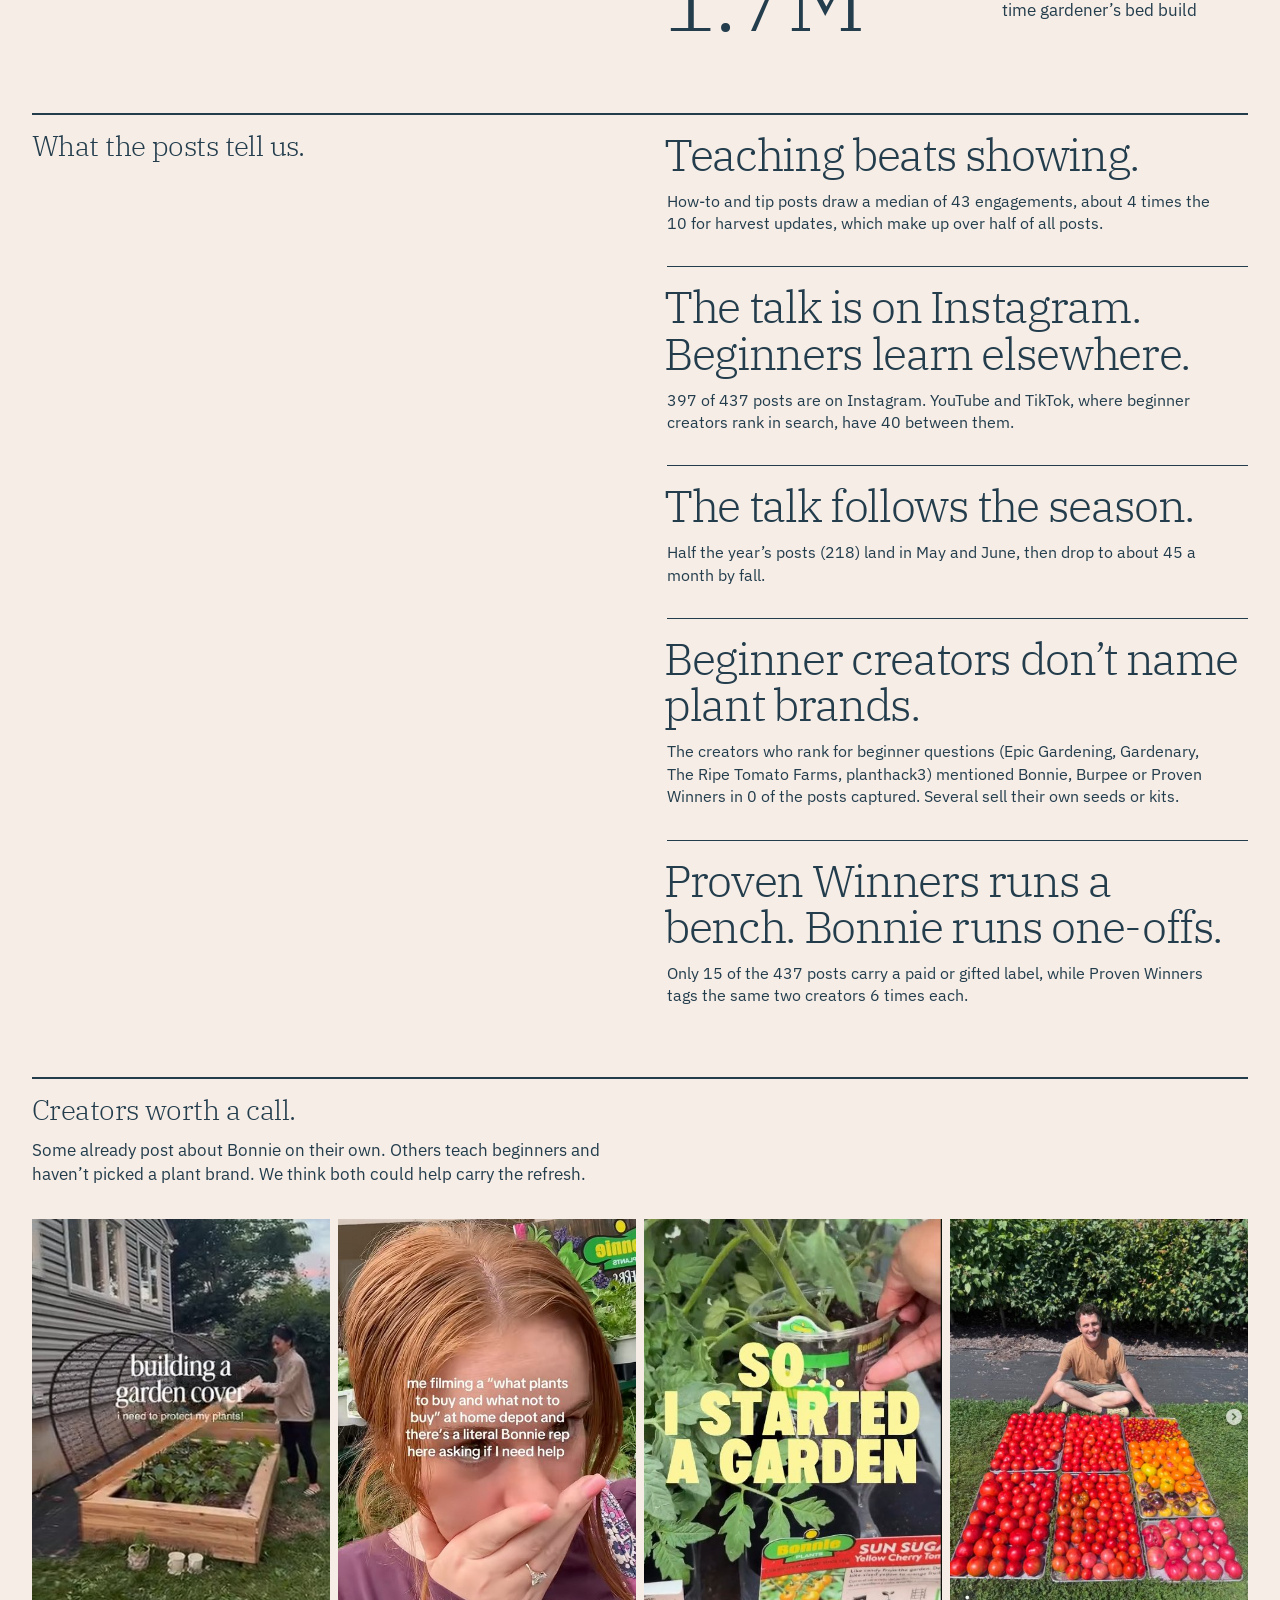
<file: research/index.html>
<!DOCTYPE html>
<html lang="en">
<head>
<meta charset="utf-8">
<meta name="viewport" content="width=device-width, initial-scale=1">
<meta name="robots" content="noindex, nofollow">
<meta name="description" content="Welcome to a world where wellness wins.">
<title>Bonnie Plants: Brand Refresh Research and Findings</title>
<link rel="icon" href="data:,">
<link rel="stylesheet" href="assets/css/research.css">
</head>
<body>

<!-- The research and findings page. One .band per section, one .part
     per group inside it. Every line of copy here is a placeholder.
     CLAUDE.md in this folder explains each block and how to fill it. -->

<!-- Hero. The top line, the title, the contents. -->
<div class="band ground-night hero">
  <div class="wrap">
    <header class="frame-top label">
      <span>Parallel Path + Bonnie Plants</span>
      <span>Research</span>
      <span>November 2026</span>
      <a class="frame-home" href="../index.html">All materials</a>
    </header>

    <h1 class="display-2 hero-title">
      <span>Bonnie Plants</span>
      <span class="h1-project">Brand Refresh</span>
      <span class="h1-sub">Research and Findings</span>
    </h1>

    <nav class="toc subhead" aria-label="Contents">
      <a href="#overview"><span>01</span><span>Overview</span></a>
      <a href="#interviews"><span>02</span><span>Casual gardener interviews</span></a>
      <a href="#mystery-shopping"><span>03</span><span>Mystery shopping</span></a>
      <a href="#search-ai"><span>04</span><span>Search and AI audit</span></a>
      <a href="#site-audit"><span>05</span><span>Site audit</span></a>
      <a href="#creator-posts"><span>06</span><span>Tagged creator posts</span></a>
      <a href="#reviews-social"><span>07</span><span>Reviews and social</span></a>
    </nav>
  </div>
</div>

<main>

<!-- 01 Overview. Lede, stat row, body. -->
<section class="band section ground-slate" id="overview">
  <div class="wrap">
    <header class="section-head">
      <p class="display-4 section-num">01</p>
      <div class="section-title">
        <h2 class="display-4">Overview</h2>
        <p class="lead lede">Our process is rooted in a deep understanding of the customer. That’s where our work starts, so we got started early to give you a glimpse of what working together looks like.</p>
      </div>
    </header>

    <!-- Stat row -->
    <div class="part">
      <div class="part-side">
        <h3 class="display-6">We start with our customer.</h3>
        <p class="body">Over the past few weeks, we listened to casual gardeners, walked stores, asked the questions beginners ask online and read what people say about Bonnie. Here’s the work behind what follows.</p>
      </div>
      <div class="part-main">
        <div class="stats">
          <div class="stat"><p class="display-3 stat-num">10</p><p class="body">casual gardener interviews</p></div>
          <div class="stat"><p class="display-3 stat-num">22</p><p class="body">store visits in 8 markets</p></div>
          <div class="stat"><p class="display-3 stat-num">68</p><p class="body">beginner questions put to Google and AI tools, with Bonnie’s site checked against the same questions. Hundreds of results captured and analyzed.</p></div>
          <div class="stat"><p class="display-3 stat-num">437</p><p class="body">Bonnie-tagged creator posts</p></div>
          <div class="stat"><p class="display-3 stat-num">3,164</p><p class="body">reviews and comments from four retailers, Reddit and Facebook</p></div>
        </div>
      </div>
    </div>

    <!-- Headline and body -->
    <div class="part">
      <div class="part-side">
        <h3 class="display-6">How to use this page.</h3>
      </div>
      <div class="part-main">
        <p class="body">Each section below covers one part of the research, with what we did and what we found. Read it straight through or jump to the parts that matter most to your team. It’s yours to share and build on.</p>
      </div>
    </div>
  </div>
</section>

<section class="band section ground-linen" id="interviews">
  <div class="wrap">
    <header class="section-head">
      <p class="display-4 section-num">02</p>
      <div class="section-title">
        <h2 class="display-4">Casual gardener interviews</h2>
        <p class="lead lede">We sat down with ten casual gardeners to hear how they started, where they go for help and how gardening makes them feel. They come to it through family, figure it out with AI and lose a plant or two along the way. What they light up about is the plant that thrives.</p>
      </div>
    </header>

    <!-- Video box, beside what the person says -->
    <div class="part">
      <div class="part-side">
        <p class="small-heading">Meet Catherine.</p>
      </div>
      <div class="part-wide">
        <div class="clip">
          <figure class="media" data-clip="catherine">
            <video controls playsinline preload="metadata" poster="assets/video/catherine-interview-poster.jpg">
              <source src="assets/video/catherine-interview.mp4" type="video/mp4">
            </video>
          </figure>
          <div class="clip-text">
            <div class="clip-lines" data-clip="catherine">
              <p class="body-large clip-line is-on" data-from="0">“Hi, I’m Cat.”</p>
              <p class="body-large clip-line" data-from="1">“Would you call yourself a gardener?”<br>“Yes.”<br>“Why?”</p>
              <p class="body-large clip-line" data-from="3">“Because I have had a garden, and I try to have a garden. Um, as often as I can.”</p>
              <p class="body-large clip-line" data-from="8">“My mom’s side of the family are all gardeners, so every time I would visit my grandma, she would instantly take us from the car to her garden.”</p>
              <p class="body-large clip-line" data-from="16">“So I always wanted to do it. I was always around it.”</p>
              <p class="body-large clip-line" data-from="18">“I liked the idea of having everything from scratch, and from something that you grew outside.”</p>
            </div>
            <p class="small-heading muted">Catherine, casual gardener</p>
          </div>
        </div>
      </div>
    </div>


    <!-- Photo grid, 5 across -->
    <div class="part">
      <div class="part-side">
        <h3 class="display-6">The ten people we heard from.</h3>
        <p class="body">Watch or download all ten full interviews in <a href="https://drive.google.com/drive/folders/16df3i3HWCEI5-sJWvTNDJhO4K6oTkpvk?usp=sharing" target="_blank" rel="noopener">this folder</a>.</p>
      </div>
      <div class="part-wide">
        <div class="photo-grid" style="--per-row: 5; --ratio: 16 / 9">
          <figure>
            <img class="photo" src="assets/img/interviews/catherine.jpg" alt="Catherine during her interview">
            <figcaption class="small-heading">Catherine</figcaption>
          </figure>
          <figure>
            <img class="photo" src="assets/img/interviews/kelsey.jpg" alt="Kelsey during her interview">
            <figcaption class="small-heading">Kelsey</figcaption>
          </figure>
          <figure>
            <img class="photo" src="assets/img/interviews/will.jpg" alt="Will during his interview">
            <figcaption class="small-heading">Will</figcaption>
          </figure>
          <figure>
            <img class="photo" src="assets/img/interviews/abbey.jpg" alt="Abbey during her interview">
            <figcaption class="small-heading">Abbey</figcaption>
          </figure>
          <figure>
            <img class="photo" src="assets/img/interviews/ella.jpg" alt="Ella during her interview">
            <figcaption class="small-heading">Ella</figcaption>
          </figure>
          <figure>
            <img class="photo" src="assets/img/interviews/kendall.jpg" alt="Kendall during her interview">
            <figcaption class="small-heading">Kendall</figcaption>
          </figure>
          <figure>
            <img class="photo" src="assets/img/interviews/colin.jpg" alt="Colin during his interview">
            <figcaption class="small-heading">Colin</figcaption>
          </figure>
          <figure>
            <img class="photo" src="assets/img/interviews/reagan.jpg" alt="Reagan during her interview">
            <figcaption class="small-heading">Reagan</figcaption>
          </figure>
          <figure>
            <img class="photo" src="assets/img/interviews/michelle.jpg" alt="Michelle during her interview">
            <figcaption class="small-heading">Michelle</figcaption>
          </figure>
          <figure>
            <img class="photo" src="assets/img/interviews/isabella.jpg" alt="Isabella during her interview">
            <figcaption class="small-heading">Isabella</figcaption>
          </figure>
        </div>
      </div>
    </div>


    <!-- Rows, a title, a line and a quote -->
    <div class="part">
      <div class="part-side">
        <h3 class="display-6">Main takeaways.</h3>
        <p class="body">The patterns that kept coming up across our ten conversations.</p>
      </div>
      <div class="part-main">
        <div class="rows">
          <div class="row">
            <h4 class="display-5">Gardening runs in the family.</h4>
            <p class="body-small">8 of 10 learned from family, usually a parent or grandparent.</p>
            <p class="row-quote">“I had my first son this past summer and wanted to start that tradition with him as well.” <span class="label muted">Abbey</span></p>
          </div>
          <div class="row">
            <h4 class="display-5">Seed isn’t about saving money.</h4>
            <p class="body-small">0 of 10 chose seed because it’s cheaper. They grow from seed for the fun, the pride or the tradition.</p>
            <p class="row-quote">“…kind of like a fun thing to start it as a seed and then to watch it grow and then like earning that vegetable or that food.” <span class="label muted">Isabella</span></p>
          </div>
          <div class="row">
            <h4 class="display-5">AI is the first stop.</h4>
            <p class="body-small">6 of 10 ask ChatGPT or Claude before anyone else. 4 of 10 go with whatever it says.</p>
            <p class="row-quote">“I send it to chat and I say, ‘What is this? And how do I keep it alive?’ … I’m not at the level of gardening that I question anything that it says.” <span class="label muted">Kendall</span></p>
          </div>
          <div class="row">
            <h4 class="display-5">Everyone has lost a plant.</h4>
            <p class="body-small">10 of 10 told a story about a plant that didn’t make it, and 6 of 10 couldn’t say what went wrong. The trouble comes after planting, with care like watering, not with choosing or planting.</p>
            <p class="row-quote">“…about halfway through the season, I’m not really sure what happens.” <span class="label muted">Kelsey</span></p>
          </div>
          <div class="row">
            <h4 class="display-5">No one named a plant brand.</h4>
            <p class="body-small">0 of 10 mentioned Bonnie or any plant brand on their own.</p>
            <p class="row-quote">“…not a lot of people are targeting like new gardeners.” <span class="label muted">Kendall</span></p>
          </div>
          <div class="row">
            <h4 class="display-5">It feels good, and they’re proud of what grows.</h4>
            <p class="body-small">8 of 10 used wellness, health or outdoors words on their own, like peace, relief and being outside. 5 of 10 named pride, accomplishment or determination.</p>
            <p class="row-quote">“It just feels like a very healthy thing to do for yourself and your family.” <span class="label muted">Kelsey</span></p>
          </div>
        </div>
      </div>
    </div>
  </div>
</section>

<section class="band section ground-linen" id="mystery-shopping">
  <div class="wrap">
    <header class="section-head">
      <p class="display-4 section-num">03</p>
      <div class="section-title">
        <h2 class="display-4">Mystery shopping</h2>
        <p class="lead lede">We sent our team into stores the way a casual gardener would, with one goal: grow some food, after a history of killing plants. Here’s what they found on the shelf and in the aisle.</p>
      </div>
    </header>

    <!-- Stat row -->
    <div class="part">
      <div class="part-side">
        <h3 class="display-6">We shopped like beginners.</h3>
        <p class="body">Our team visited big box stores, local garden centers and feed stores in eight markets in late October and early November. Each visit followed the same brief: ask for help, compare what’s there and note what a beginner would see.</p>
      </div>
      <div class="part-main">
        <div class="stats">
          <div class="stat"><p class="display-3 stat-num">8</p><p class="body">markets across 7 states</p></div>
          <div class="stat"><p class="display-3 stat-num">22</p><p class="body">store visits</p></div>
          <div class="stat"><p class="display-3 stat-num">1,772</p><p class="body">miles between our farthest stops, Somerville, MA, and Boulder, CO</p></div>
        </div>
      </div>
    </div>

    <!-- Collage, 6 columns of mixed heights -->
    <div class="part">
      <div class="part-side">
        <h3 class="display-6">What our shoppers saw.</h3>
      </div>
      <div class="part-wide">
        <div class="collage" style="--per-row: 6">
          <img class="photo" src="assets/img/shop/austin-home-depot-bonnie-racks.jpg" alt="Bonnie plant racks under a Bonnie tomato sign at an Austin Home Depot" style="--ratio: 2400 / 1800" loading="lazy">
          <img class="photo" src="assets/img/shop/austin-home-depot-herbs.jpg" alt="Racks of Bonnie herbs outside an Austin Home Depot" style="--ratio: 2400 / 1800" loading="lazy">
          <img class="photo" src="assets/img/shop/austin-home-depot-bonnie-tags.jpg" alt="Bonnie lettuce, pepper and Brussels sprouts plants with their tags" style="--ratio: 2400 / 1800" loading="lazy">
          <img class="photo" src="assets/img/shop/austin-feed-store-seed.jpg" alt="A feed store shelf of herb garden seed above bags of soybean seed" style="--ratio: 1800 / 2400" loading="lazy">
          <img class="photo" src="assets/img/shop/austin-feed-store-seed-rack.jpg" alt="A Liberty Garden seed rack at an Austin feed store" style="--ratio: 1800 / 2400" loading="lazy">
          <img class="photo" src="assets/img/shop/austin-garden-center-herbs.jpg" alt="Herb tables at an Austin garden center, labeled thyme, chives, fennel and dill" style="--ratio: 2400 / 1800" loading="lazy">
          <img class="photo" src="assets/img/shop/austin-garden-center-care-card.jpg" alt="A basil care card clipped above the plants at an Austin garden center" style="--ratio: 2400 / 1800" loading="lazy">
          <img class="photo" src="assets/img/shop/denver-home-depot-bulbs.jpg" alt="Half-off daffodil bulbs and a Homegrown starts here display at a Denver Home Depot" style="--ratio: 1800 / 2400" loading="lazy">
          <img class="photo" src="assets/img/shop/rock-hill-lowes-bonnie-oregano.jpg" alt="A Bonnie Italian oregano plant at Lowe’s in Rock Hill" style="--ratio: 1800 / 2400" loading="lazy">
          <img class="photo" src="assets/img/shop/rock-hill-lowes-seed-wall.jpg" alt="A Ferry-Morse seed wall at Lowe’s in Rock Hill" style="--ratio: 1800 / 2400" loading="lazy">
          <img class="photo" src="assets/img/shop/rock-hill-lowes-seed-kit.jpg" alt="A Jiffy seed-starting greenhouse kit at Lowe’s in Rock Hill" style="--ratio: 1800 / 2400" loading="lazy">
          <img class="photo" src="assets/img/shop/rock-hill-lowes-garden-center.jpg" alt="Mums out front of the Lowe’s garden center in Rock Hill" style="--ratio: 1800 / 2400" loading="lazy">
          <img class="photo" src="assets/img/shop/tega-cay-walmart-expert-gardener-sign.jpg" alt="An Expert Gardener Vegetables and Herbs sign over flowers at Walmart in Tega Cay" style="--ratio: 1800 / 2400" loading="lazy">
          <img class="photo" src="assets/img/shop/tega-cay-walmart-grow-your-groceries.jpg" alt="A Bonnie Grow Your Groceries rack of cabbage and broccoli at Walmart in Tega Cay" style="--ratio: 1800 / 2400" loading="lazy">
          <img class="photo" src="assets/img/shop/tega-cay-walmart-dry-plants.jpg" alt="Dry, droopy Bonnie plants at Walmart in Tega Cay" style="--ratio: 1800 / 2400" loading="lazy">
        </div>
      </div>
    </div>

    <!-- Rows, one line each -->
    <div class="part">
      <div class="part-side">
        <h3 class="display-6">What stood out.</h3>
        <p class="body">The patterns that showed up from store to store.</p>
      </div>
      <div class="part-main">
        <div class="rows">
          <div class="row"><p class="subhead">Season decides the shelf. Bonnie was there at 3 of 6 planting-season stops and 0 of 13 off-season.</p></div>
          <div class="row"><p class="subhead">At 8 of 22 stops, there was no one to ask about plants.</p></div>
          <div class="row"><p class="subhead">Every time an associate named Bonnie, it was as the store’s supplier: “well all we sell is Bonnie!”</p></div>
          <div class="row"><p class="subhead">Harvest Select and Foodie Fresh showed up at 0 of 6 stops where they’re sold.</p></div>
          <div class="row"><p class="subhead">Bonnie’s local-growing story showed up at 0 of 17 stops that reported on it.</p></div>
        </div>
      </div>
    </div>
  </div>
</section>

<section class="band section ground-linen" id="search-ai">
  <div class="wrap">
    <header class="section-head">
      <p class="display-4 section-num">04</p>
      <div class="section-title">
        <h2 class="display-4">Search and AI audit</h2>
        <p class="lead lede">We asked Google and five AI tools 68 questions beginners actually ask, from “where do I even start” to “why do my plants keep dying,” and recorded everything that came back: the answers, the sources they lean on and the brands they name.</p>
      </div>
    </header>
    <!-- Stat row -->
    <div class="part">
      <div class="part-side">
        <h3 class="display-6">We asked like beginners.</h3>
        <p class="body">Every question was written the way a new gardener types or talks, then run through Google and five AI chatbots in early November.</p>
      </div>
      <div class="part-main">
        <div class="stats">
          <div class="stat"><p class="display-3 stat-num">6</p><p class="body">AI platforms: Google AI Overviews, Google AI Mode, ChatGPT, Meta AI, Gemini and Perplexity</p></div>
          <div class="stat"><p class="display-3 stat-num">68</p><p class="body">beginner questions</p></div>
          <div class="stat"><p class="display-3 stat-num">141</p><p class="body">AI answers read and coded</p></div>
        </div>
      </div>
    </div>

    <!-- Bars: any plant or seed brand named in Google's AI Overviews, by journey stage -->
    <div class="part">
      <div class="part-side">
        <h3 class="display-6">Brands show up only at the shelf.</h3>
        <p class="body">Until people shop, the answers come from other gardeners, not brands. Bonnie was named 13 times across Google’s AI Overviews and five chatbots, every time on a where-to-buy or brand question. No brand owns the learning, the seed-or-plants choice or the moment a plant dies. On all 5 questions about plants struggling or dying, Google’s AI Overviews cite Reddit or YouTube.</p>
      </div>
      <div class="part-main">
        <div class="bars">
          <div class="bar"><span class="bar-label body-small">Learning and planning</span><span class="bar-track"><span class="bar-fill" style="--w: 9%"></span></span><span class="bar-value body-small">9%</span></div>
          <div class="bar"><span class="bar-label body-small">Seed or plants</span><span class="bar-track"><span class="bar-fill" style="--w: 0%"></span></span><span class="bar-value body-small">0%</span></div>
          <div class="bar"><span class="bar-label body-small">When plants die</span><span class="bar-track"><span class="bar-fill" style="--w: 0%"></span></span><span class="bar-value body-small">0%</span></div>
          <div class="bar"><span class="bar-label body-small">Shopping and brands</span><span class="bar-track"><span class="bar-fill" style="--w: 80%"></span></span><span class="bar-value body-small">80%</span></div>
        </div>
      </div>
    </div>

    <!-- Data table, full width -->
    <div class="part">
      <div class="part-side">
        <h3 class="display-6">AI sends beginners to the local nursery.</h3>
        <p class="body">Asked where to buy vegetable plants, all five chatbots picked the local nursery. Big box comes across as the cheap, hit-or-miss option, and that’s where Bonnie gets placed. ChatGPT’s answers were localized to Austin.</p>
      </div>
      <div class="part-wide">
        <div class="table-wrap">
          <table class="data-table">
            <thead>
              <tr><th>Chatbot</th><th>Where it sends a beginner</th><th>What it says about big box</th><th>How Bonnie comes up</th></tr>
            </thead>
            <tbody>
              <tr><th scope="row">ChatGPT</th><td>“I’d go with a local nursery”</td><td>“Good for inexpensive basics”</td><td>Not named</td></tr>
              <tr><th scope="row">Google AI Mode</th><td>Nurseries “blow big-box stores away”</td><td>Plant health is “Hit-or-Miss”</td><td>As “mass-produced commercial varieties”</td></tr>
              <tr><th scope="row">Meta AI</th><td>“A local independent nursery… usually wins”</td><td>“Care is hit-or-miss”</td><td>“The big brands like Bonnie Plants are consistent”</td></tr>
              <tr><th scope="row">Gemini</th><td>Nurseries are “the gold standard”</td><td>“Significantly cheaper”</td><td>Not named</td></tr>
              <tr><th scope="row">Perplexity</th><td>“A good local nursery is usually the best choice”</td><td>Quality “varies considerably”</td><td>What big box carries, “often from brands such as Bonnie Plants”</td></tr>
            </tbody>
          </table>
        </div>
      </div>
    </div>

    <!-- Panel -->
    <div class="part">
      <div class="part-side">
        <h3 class="display-6">The plant is the same. The care isn’t.</h3>
        <p class="body">One answer drew the line our shoppers saw in the aisle: healthy Bonnie plants at one store, dry ones at another.</p>
      </div>
      <div class="part-main">
        <div class="panel">
          <p class="small-heading">Meta AI, asked if Home Depot and Lowe’s plants are any good</p>
          <p class="body-small">“Home Depot and Lowe’s mostly sell the same big national growers (Bonnie Plants is the main one) that a lot of nurseries also carry… The difference is what happens after it arrives at the store.”</p>
        </div>
      </div>
    </div>

    <!-- Panel -->
    <div class="part">
      <div class="part-side">
        <h3 class="display-6">AI makes Bonnie’s case, without Bonnie.</h3>
        <p class="body">Asked whether starter plants are easier for someone who’s killed plants before, 3 of 4 platforms said yes. None named Bonnie.</p>
      </div>
      <div class="part-main">
        <div class="panel">
          <p class="small-heading">Perplexity, asked: I’ve killed plants before. Would buying starter plants be easier than doing seeds?</p>
          <p class="body-small">“Yes—starter plants are usually easier, especially if you’ve struggled with plants before. They’ve already germinated and grown for weeks, so you skip the fussy stages of sprouting, thinning, repotting, and hardening off.”</p>
        </div>
      </div>
    </div>

    <!-- Rows, a title and a line -->
    <div class="part">
      <div class="part-side">
        <h3 class="display-6">Ask about Bonnie by name, and AI cites the skeptics.</h3>
        <p class="body">This is what AI is telling your customer when they look Bonnie up.</p>
      </div>
      <div class="part-main">
        <div class="rows">
          <div class="row"><h4 class="display-5">“bonnie plants are a plague”</h4><p class="body-small">The Reddit thread Google’s AI Overview cites first when asked “are Bonnie plants any good.”</p></div>
          <div class="row"><h4 class="display-5">Every cited thread is skeptical.</h4><p class="body-small">All 6 Bonnie threads Google’s AI cites are negative or skeptical.</p></div>
          <div class="row"><h4 class="display-5">#BYEBYEBONNIE</h4><p class="body-small">MIgardener’s post, with 12,759 reactions and 1,410 shares, is a source Google AI Mode cites when asked if one brand of vegetable plants is better than the others.</p></div>
        </div>
      </div>
    </div>
  </div>
</section>

<section class="band section ground-linen" id="site-audit">
  <div class="wrap">
    <header class="section-head">
      <p class="display-4 section-num">05</p>
      <div class="section-title">
        <h2 class="display-4">Site audit</h2>
        <p class="lead lede">We checked Bonnie’s own site against the same beginner questions, then tested the tools a new gardener would reach for: speed on a phone, local planting help and the store finder.</p>
      </div>
    </header>

    <!-- Stat row -->
    <div class="part">
      <div class="part-side">
        <h3 class="display-6">We tested it like a beginner would.</h3>
      </div>
      <div class="part-main">
        <div class="stats">
          <div class="stat"><p class="display-3 stat-num">24</p><p class="body">zip codes run through the store finder</p></div>
          <div class="stat"><p class="display-3 stat-num">52</p><p class="body">beginner questions checked against the site</p></div>
          <div class="stat"><p class="display-3 stat-num">776</p><p class="body">articles in Bonnie’s library</p></div>
        </div>
      </div>
    </div>

    <!-- Bars: share of beginner questions the site answers in full, by journey stage -->
    <div class="part">
      <div class="part-side">
        <h3 class="display-6">Strong on getting started. Quiet when things go wrong.</h3>
        <p class="body">Share of beginner questions Bonnie’s site answers in full. It answers none of the five about plants struggling or dying, and its seed-or-plants page never tells someone who has killed plants that starter plants are easier.</p>
      </div>
      <div class="part-main">
        <div class="bars">
          <div class="bar"><span class="bar-label body-small">Getting started</span><span class="bar-track"><span class="bar-fill" style="--w: 67%"></span></span><span class="bar-value body-small">67%</span></div>
          <div class="bar"><span class="bar-label body-small">Small space</span><span class="bar-track"><span class="bar-fill" style="--w: 60%"></span></span><span class="bar-value body-small">60%</span></div>
          <div class="bar"><span class="bar-label body-small">Seed or plants</span><span class="bar-track"><span class="bar-fill" style="--w: 20%"></span></span><span class="bar-value body-small">20%</span></div>
          <div class="bar"><span class="bar-label body-small">Local and climate</span><span class="bar-track"><span class="bar-fill" style="--w: 20%"></span></span><span class="bar-value body-small">20%</span></div>
          <div class="bar"><span class="bar-label body-small">When plants die</span><span class="bar-track"><span class="bar-fill" style="--w: 0%"></span></span><span class="bar-value body-small">0%</span></div>
          <div class="bar"><span class="bar-label body-small">Where to buy</span><span class="bar-track"><span class="bar-fill" style="--w: 0%"></span></span><span class="bar-value body-small">0%</span></div>
        </div>
      </div>
    </div>

    <!-- Rows, a title and a line -->
    <div class="part">
      <div class="part-side">
        <h3 class="display-6">What a beginner runs into.</h3>
      </div>
      <div class="part-main">
        <div class="rows">
          <div class="row"><h4 class="display-5">192 zone guides, and nothing to connect you to yours.</h4><p class="body-small">Bonnie has a planting guide for every zone. The zone page embeds the USDA’s map to look up your zone, and from there you’re on your own.</p></div>
          <div class="row"><h4 class="display-5">The store finder sends people to the wrong place.</h4><p class="body-small">In 18 of 24 zips, results included a store that’s mislocated, doesn’t sell garden plants or is reported closed. 1,301 of its listings are Kmart. None of the 24 show stock or link to the retailer.</p></div>
          <div class="row"><h4 class="display-5">A store finder that knows Italy.</h4><p class="body-small">Typing a Colorado zip on its own pulled up Italy and Indonesia, 2 of 2 times.</p></div>
          <div class="row"><h4 class="display-5">Slow on a phone.</h4><p class="body-small">The home page scores 26 out of 100 for mobile speed, and the other pages we tested score 28 to 34. In Google’s test, the home page’s main image took 46 seconds to load.</p></div>
          <div class="row"><h4 class="display-5">More recipes than care.</h4><p class="body-small">221 of 776 articles (28%) are recipes, which the brief says to deprioritize. The top tomato guide still carries a 2011 publish date.</p></div>
          <div class="row"><h4 class="display-5">Sub-brands have no home.</h4><p class="body-small">1 of 5 has a page (Organics). An old Foodie Fresh link redirects to the home page.</p></div>
          <div class="row"><h4 class="display-5">Open to AI, but only for shopping.</h4><p class="body-small">Bonnie’s file for AI agents covers checkout, not the gardening library.</p></div>
        </div>
      </div>
    </div>

    <!-- Three screenshots side by side -->
    <div class="part">
      <div class="part-side">
        <h3 class="display-6">The tools a beginner reaches for.</h3>
      </div>
      <div class="part-wide">
        <div class="shots" style="--cols: repeat(3, minmax(0, 1fr))">
          <figure class="shot" style="--ratio: 1255 / 730">
            <img src="assets/img/site/store-finder.jpg" alt="Bonnie’s store finder showing results for Dripping Springs, Texas" loading="lazy">
            <figcaption class="body-small">Bonnie’s store finder, searched for Dripping Springs, TX. No stock, no product filter and no link to the retailer.</figcaption>
          </figure>
          <figure class="shot" style="--ratio: 865 / 742">
            <img src="assets/img/site/pagespeed-mobile.jpg" alt="Google PageSpeed Insights mobile results for the Bonnie home page, scoring 26" loading="lazy">
            <figcaption class="body-small">Google PageSpeed Insights, mobile, Bonnie’s home page, Nov 18, 2026.</figcaption>
          </figure>
          <figure class="shot" style="--ratio: 1229 / 810">
            <img src="assets/img/site/zone-page.jpg" alt="Bonnie’s planting zone page with the USDA zip code zone map embedded" loading="lazy">
            <figcaption class="body-small">Bonnie’s zone page embeds the USDA’s zip lookup.</figcaption>
          </figure>
        </div>
      </div>
    </div>
  </div>
</section>

<section class="band section ground-linen" id="creator-posts">
  <div class="wrap">
    <header class="section-head">
      <p class="display-4 section-num">06</p>
      <div class="section-title">
        <h2 class="display-4">Tagged creator posts</h2>
        <p class="lead lede">We pulled every public post that tagged, mentioned or hashtagged Bonnie over six months, plus the creators beginners find when they search, to see who’s already talking about Bonnie and how.</p>
      </div>
    </header>

    <!-- Stat row -->
    <div class="part">
      <div class="part-side">
        <h3 class="display-6">Six months of posts.</h3>
        <p class="body">Instagram, TikTok and YouTube, May 2 to Nov 2. Most posts come from everyday accounts: 85% have under 10,000 followers.</p>
      </div>
      <div class="part-main">
        <div class="stats">
          <div class="stat"><p class="display-3 stat-num">219</p><p class="body">accounts posting about Bonnie</p></div>
          <div class="stat"><p class="display-3 stat-num">437</p><p class="body">Bonnie-tagged posts</p></div>
          <div class="stat"><p class="display-3 stat-num">1.7M</p><p class="body">views on the biggest one, a first-time gardener’s bed build</p></div>
        </div>
      </div>
    </div>

    <!-- Rows, a title and a line -->
    <div class="part">
      <div class="part-side">
        <h3 class="display-6">What the posts tell us.</h3>
      </div>
      <div class="part-main">
        <div class="rows">
          <div class="row"><h4 class="display-5">Teaching beats showing.</h4><p class="body-small">How-to and tip posts draw a median of 43 engagements, about 4 times the 10 for harvest updates, which make up over half of all posts.</p></div>
          <div class="row"><h4 class="display-5">The talk is on Instagram. Beginners learn elsewhere.</h4><p class="body-small">397 of 437 posts are on Instagram. YouTube and TikTok, where beginner creators rank in search, have 40 between them.</p></div>
          <div class="row"><h4 class="display-5">The talk follows the season.</h4><p class="body-small">Half the year’s posts (218) land in May and June, then drop to about 45 a month by fall.</p></div>
          <div class="row"><h4 class="display-5">Beginner creators don’t name plant brands.</h4><p class="body-small">The creators who rank for beginner questions (Epic Gardening, Gardenary, The Ripe Tomato Farms, planthack3) mentioned Bonnie, Burpee or Proven Winners in 0 of the posts captured. Several sell their own seeds or kits.</p></div>
          <div class="row"><h4 class="display-5">Proven Winners runs a bench. Bonnie runs one-offs.</h4><p class="body-small">Only 15 of the 437 posts carry a paid or gifted label, while Proven Winners tags the same two creators 6 times each.</p></div>
        </div>
      </div>
    </div>

    <!-- Tiles: creator spotlights -->
    <div class="part">
      <div class="part-side">
        <h3 class="display-6">Creators worth a call.</h3>
        <p class="body">Some already post about Bonnie on their own. Others teach beginners and haven’t picked a plant brand. We think both could help carry the refresh.</p>
      </div>
      <div class="part-wide">
        <div class="photo-grid" style="--per-row: 4; --ratio: 3 / 4">
          <figure>
            <img class="photo" src="assets/img/creators/hello_tpho.jpg" alt="A raised garden bed with a cover being built in a backyard" loading="lazy">
            <figcaption class="small-heading">hello_tpho</figcaption>
            <p class="label muted">Bonnie fan · Instagram · 38.7K</p>
            <p class="body-small">First-time gardener whose posts drove about 69% of all engagement, including a $30 budget breakdown of her Bonnie seedlings. “Totally not sponsored (yet? lol).”</p>
          </figure>
          <figure>
            <img class="photo" src="assets/img/creators/cassidyhaydenn.jpg" alt="A creator filming in front of Bonnie plants at Home Depot" loading="lazy">
            <figcaption class="small-heading">cassidyhaydenn</figcaption>
            <p class="label muted">Bonnie fan · TikTok · 59.8K</p>
            <p class="body-small">“I actually LOVE buying from Bonnie each year.” Asked for a brand deal on camera, filming in a Home Depot garden center.</p>
          </figure>
          <figure>
            <img class="photo" src="assets/img/creators/myallen.jpg" alt="A Bonnie tomato plant with the words So I started a garden" loading="lazy">
            <figcaption class="small-heading">myallen</figcaption>
            <p class="label muted">Bonnie fan · Instagram · 114.7K</p>
            <p class="body-small">Food creator who started her first garden and tagged Bonnie twice.</p>
          </figure>
          <figure>
            <img class="photo" src="assets/img/creators/ryanmccallister1.jpg" alt="A gardener sitting behind trays of harvested tomatoes" loading="lazy">
            <figcaption class="small-heading">ryanmccallister1</figcaption>
            <p class="label muted">Bonnie fan · Instagram · 68.7K</p>
            <p class="body-small">Tags Bonnie on his own. His tomato harvest post drew 12K+ engagements.</p>
          </figure>
          <figure>
            <img class="photo" src="assets/img/creators/playing-in-dirt.jpg" alt="The Playing in Dirt YouTube channel page" loading="lazy">
            <figcaption class="small-heading">Playing in Dirt</figcaption>
            <p class="label muted">Beginner voice · YouTube · 39.8K</p>
            <p class="body-small">All small-space container content, with a 648K-view breakout. A recent video asks whether AI can grow her food.</p>
          </figure>
          <figure>
            <img class="photo" src="assets/img/creators/thecurlygardengirl.jpg" alt="The thecurlygardengirl TikTok profile" loading="lazy">
            <figcaption class="small-heading">thecurlygardengirl</figcaption>
            <p class="label muted">Beginner voice · TikTok · 119.3K</p>
            <p class="body-small">Grow-your-own mom content with a 14-post “Beginner Garden” playlist. Her harvest video passed 1.6M views.</p>
          </figure>
          <figure>
            <img class="photo" src="assets/img/creators/harvestwithliz.jpg" alt="The harvestwithliz TikTok profile" loading="lazy">
            <figcaption class="small-heading">harvestwithliz</figcaption>
            <p class="label muted">Beginner voice · TikTok · 14.3K</p>
            <p class="body-small">“Beginner gardening made easy.” Small, but her pinned container videos reach up to 296K views.</p>
          </figure>
        </div>
      </div>
    </div>
  </div>
</section>

<section class="band section ground-slate" id="reviews-social">
  <div class="wrap">
    <header class="section-head">
      <p class="display-4 section-num">07</p>
      <div class="section-title">
        <h2 class="display-4">Reviews and social</h2>
        <p class="lead lede">We read every Bonnie live-plant review from the past year at Home Depot, Lowe’s, Walmart.com and Amazon, plus the Reddit and Facebook threads from our search audit, and sorted what people praise and what they complain about.</p>
      </div>
    </header>

    <!-- Stat row -->
    <div class="part">
      <div class="part-side">
        <h3 class="display-6">A year of reviews and comments.</h3>
      </div>
      <div class="part-main">
        <div class="stats">
          <div class="stat"><p class="display-3 stat-num">4</p><p class="body">retailers</p></div>
          <div class="stat"><p class="display-3 stat-num">1,542</p><p class="body">Bonnie live-plant reviews</p></div>
          <div class="stat"><p class="display-3 stat-num">1,622</p><p class="body">Reddit and Facebook comments</p></div>
        </div>
      </div>
    </div>

    <!-- Big number -->
    <div class="part">
      <div class="part-side">
        <h3 class="display-6">The plant does well in store. Online, it struggles.</h3>
        <p class="body">In store, Bonnie averages 4.45 stars. Online, it’s 3.39. The gap is shipping. 72% of negative online reviews are about the plant’s condition when it was delivered: dead, wilted, broken or crushed in transit. In store, the complaints are about how it grew.</p>
      </div>
      <div class="part-main">
        <div class="big-stat">
          <p class="display-1 stat-num">4×</p>
          <p class="body-large">Online reviews are four times as likely to be 1 or 2 stars: 37% vs. 9% at Home Depot and Lowe’s.</p>
        </div>
      </div>
    </div>

    <!-- Bars -->
    <div class="part">
      <div class="part-side">
        <h3 class="display-6">Same plants, different stores.</h3>
        <p class="body">Share of 1- and 2-star reviews. At Home Depot, Bonnie draws fewer bad reviews than Burpee does on the same shelf.</p>
      </div>
      <div class="part-main">
        <div class="bars">
          <div class="bar"><span class="bar-label body-small">Home Depot</span><span class="bar-track"><span class="bar-fill" style="--w: 8.9%"></span></span><span class="bar-value body-small">8.9%</span></div>
          <div class="bar"><span class="bar-label body-small">Lowe’s</span><span class="bar-track"><span class="bar-fill" style="--w: 10.5%"></span></span><span class="bar-value body-small">10.5%</span></div>
          <div class="bar"><span class="bar-label body-small">Burpee at Home Depot</span><span class="bar-track"><span class="bar-fill" style="--w: 13.0%"></span></span><span class="bar-value body-small">13.0%</span></div>
          <div class="bar"><span class="bar-label body-small">Walmart.com</span><span class="bar-track"><span class="bar-fill" style="--w: 36.5%"></span></span><span class="bar-value body-small">36.5%</span></div>
          <div class="bar"><span class="bar-label body-small">Amazon</span><span class="bar-track"><span class="bar-fill" style="--w: 38.3%"></span></span><span class="bar-value body-small">38.3%</span></div>
        </div>
      </div>
    </div>

    <!-- Quote gallery -->
    <div class="part">
      <div class="part-side">
        <h3 class="display-6">In their words.</h3>
      </div>
      <div class="part-wide">
        <div class="tiles is-quotes" style="--per-row: 5">
          <figure class="tile">
            <blockquote class="quote">“plant was delivered upside down with no dirt and crushed leafs”</blockquote>
            <figcaption class="label muted">Walmart.com review</figcaption>
          </figure>
          <figure class="tile">
            <blockquote class="quote">“Two days being tossed around before delivery just shocked them too much.”</blockquote>
            <figcaption class="label muted">Walmart.com review</figcaption>
          </figure>
          <figure class="tile">
            <blockquote class="quote">“Tried to do a replacement but they are requiring me to send dead plants back which I’m not doing.”</blockquote>
            <figcaption class="label muted">Walmart.com review</figcaption>
          </figure>
          <figure class="tile">
            <blockquote class="quote">“These tomato plants are about an inch and a half big nothing like what the picture shows online don’t be fooled.”</blockquote>
            <figcaption class="label muted">Walmart.com review</figcaption>
          </figure>
          <figure class="tile">
            <blockquote class="quote">“Bonnie plants are one of the best, possibly the best, starter plants for my garden every year.”</blockquote>
            <figcaption class="label muted">Home Depot review</figcaption>
          </figure>
          <figure class="tile">
            <blockquote class="quote">“Personally as a relatively new gardener, I’ve used Bonnie plant starters a lot and have had success with them.”</blockquote>
            <figcaption class="label muted">Reddit</figcaption>
          </figure>
          <figure class="tile">
            <blockquote class="quote">“I worked for Bonnie in one of their grower greenhouse facilities. They really work to grow and select the best varieties.”</blockquote>
            <figcaption class="label muted">Reddit</figcaption>
          </figure>
          <figure class="tile">
            <blockquote class="quote">“I go to a local nursery and buy 3 packs for $3. I’ve used Bonnie in a pinch but they are way over priced”</blockquote>
            <figcaption class="label muted">Reddit</figcaption>
          </figure>
          <figure class="tile">
            <blockquote class="quote">“The only local nursery to me is more expensive than Bonnie and considerably more rude than box store employees.”</blockquote>
            <figcaption class="label muted">Reddit</figcaption>
          </figure>
          <figure class="tile">
            <blockquote class="quote">“Very wasteful. Bonnie should be ashamed. They could donate to community gardens.”</blockquote>
            <figcaption class="label muted">Reddit</figcaption>
          </figure>
        </div>
      </div>
    </div>

    <!-- Rows, a title and a line -->
    <div class="part">
      <div class="part-side">
        <h3 class="display-6">What the conversation is about.</h3>
      </div>
      <div class="part-main">
        <div class="rows">
          <div class="row"><h4 class="display-5">People who grew it like it. People who priced it don’t.</h4><p class="body-small">In comments naming a brand, performance nets +17%, while price nets −40% and local growers −20%.</p></div>
          <div class="row"><h4 class="display-5">The rival in the comments is the local nursery.</h4><p class="body-small">105 comments name a local nursery or grower. 11 name Burpee.</p></div>
          <div class="row"><h4 class="display-5">Facebook is warmer than Reddit.</h4><p class="body-small">Among comments naming Bonnie, Facebook splits about 40% positive and 34% negative toward the brand. Reddit splits 13% and 44%, and Reddit is what AI cites most.</p></div>
          <div class="row"><h4 class="display-5">Price comes with a number.</h4><p class="body-small">147 comments quote a dollar figure.</p></div>
          <div class="row"><h4 class="display-5">Unsold plants in the trash is a live story.</h4><p class="body-small">One May 2026 Reddit post, “Straight to the trash,” drew 2,278 upvotes, and 76 comments we captured talk about plants being thrown out.</p></div>
        </div>
      </div>
    </div>
  </div>
</section>

</main>

<!-- The footer line. The same three labels as the top line. -->
<div class="band ground-night">
  <div class="wrap">
    <!-- Keep going. Links on to the other two pieces, built like the hub's rows. -->
    <nav class="next-band" aria-label="Keep going">
      <p class="label next-kicker">Keep going</p>
      <a class="next" href="../proposal/index.html">
        <h2 class="display-4">The proposal</h2>
        <p class="body">Scope, timing and pricing for the refresh, phase by phase.</p>
      </a>
      <a class="next" href="../pitch/index.html">
        <h2 class="display-4">The presentation</h2>
        <p class="body">What we shared in the room: who we are, what we heard and where we&rsquo;d take the brand.</p>
      </a>
    </nav>

    <footer class="frame-foot label">
      <span>Parallel Path + Bonnie Plants</span>
      <span>Research</span>
      <span>November 2026</span>
      <a class="frame-home" href="../index.html">All materials</a>
    </footer>
  </div>
</div>

<script src="assets/js/clip-sync.js" defer></script>
</body>
</html>
</file>
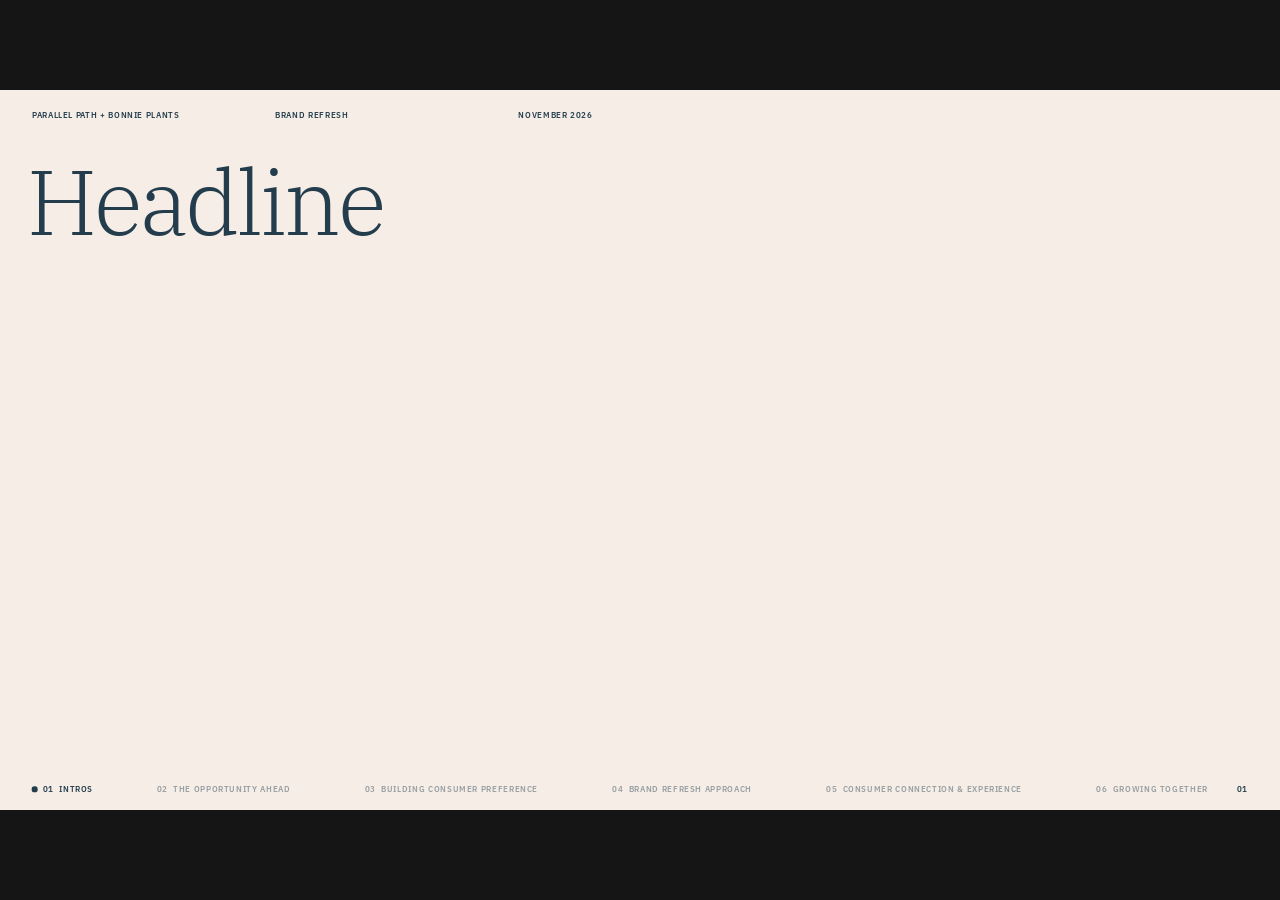
<file: pitch/layouts.html>
<!DOCTYPE html>
<html lang="en">
<head>
<meta charset="utf-8">
<meta name="viewport" content="width=device-width, initial-scale=1">
<meta name="robots" content="noindex, nofollow">
<meta name="description" content="Welcome to a world where wellness wins.">
<title>Bonnie Plants — Brand Refresh — Layouts</title>
<link rel="stylesheet" href="assets/css/bonnie.css">
</head>
<body>

<!-- Every layout and blank slide from the Figma file. To use one, copy its
     <article> into a chapter of index.html. The number in each comment is
     the page number shown on the slide and the address, layouts.html#12.
     data-section says which section a slide marks in the strip on this
     page only. In index.html the chapter decides, so leave it or delete it. -->
<main class="deck" data-deck data-top="Parallel Path + Bonnie Plants|Brand refresh|November 2026" data-sections="Intros|The Opportunity Ahead|Building Consumer Preference|Brand Refresh Approach|Consumer Connection &amp; Experience|Growing Together">

  <section class="chapter" data-name="Templates">

    <!-- 1. Headline, top -->
    <article class="slide ground-linen" data-section="1">
      <h2 class="display-3 at" style="--x: 40; --y: 100; --w: 1200">Headline</h2>
    </article>

    <!-- 2. Headline, body and image -->
    <article class="slide ground-linen" data-section="1">
      <h2 class="display-4 at" style="--x: 40; --y: 100; --w: 820">Headline</h2>
      <p class="body at" style="--x: 48; --y: 300; --w: 700">Body copy. Two or three sentences that explain the headline in plain words.</p>
      <div class="placeholder at" style="--x: 1000; --y: 100; --w: 872; --h: 880"></div>
    </article>

    <!-- 3. Headline, bottom, on Night -->
    <article class="slide ground-night" data-section="2">
      <h2 class="display-3 at" style="--x: 40; --y: 827; --w: 1200">Headline</h2>
    </article>

    <!-- 4. Image left, headline and body, on Night -->
    <article class="slide ground-night" data-section="2">
      <div class="placeholder is-tint at" style="--x: 48; --y: 100; --w: 872; --h: 880"></div>
      <h2 class="display-4 at" style="--x: 1000; --y: 100; --w: 820">Headline</h2>
      <p class="body at" style="--x: 1000; --y: 300; --w: 700">Body copy. Two or three sentences that explain the headline in plain words.</p>
    </article>

    <!-- 5. Headline, right, on Lime -->
    <article class="slide ground-lime" data-section="2">
      <h2 class="display-3 at" style="--x: 1000; --y: 473.5; --w: 872">Headline</h2>
    </article>

    <!-- 6. Headline, body and image, on Lime -->
    <article class="slide ground-lime" data-section="2">
      <h2 class="display-4 at" style="--x: 40; --y: 100; --w: 1200">Headline</h2>
      <p class="body at" style="--x: 48; --y: 300; --w: 700">Body copy. Two or three sentences that explain the headline in plain words.</p>
      <div class="placeholder is-tint at" style="--x: 1000; --y: 420; --w: 872; --h: 560; --tint: 15"></div>
    </article>

    <!-- 7. Big number -->
    <article class="slide ground-slate" data-section="2">
      <h2 class="display-1 at in-lime" style="--x: 40; --y: 300; --w: 1600">0 of 10</h2>
      <p class="body-large at" style="--x: 48; --y: 600; --w: 900">of the 10 casual gardeners we interviewed named a plant brand.</p>
      <p class="label at muted" style="--x: 48; --y: 940; --w: 600; --tone: 45">Source: casual gardener interviews</p>
    </article>

    <!-- 8. Quote -->
    <article class="slide ground-linen" data-section="1">
      <blockquote class="quote at" style="--x: 40; --y: 300; --w: 1700">“No one’s trying to sell you.”</blockquote>
      <p class="label at" style="--x: 48; --y: 473; --w: 600">Will, gardener</p>
    </article>

    <!-- 9. Full-bleed photo with a line -->
    <article class="slide ground-night" data-section="0">
      <img class="photo at" src="assets/img/annie-spratt-4na3ctjO7Q4-unsplash.jpg" alt="" style="--x: -237; --y: -214; --w: 2394; --h: 1347">
      <h2 class="display-2 at" style="--x: 40; --y: 795; --w: 1700">Your turn.</h2>
    </article>

    <!-- 10. Four tiles -->
    <article class="slide ground-linen" data-section="1">
      <h2 class="display-4 at" style="--x: 40; --y: 100; --w: 1200">Headline</h2>
      <p class="body at" style="--x: 48; --y: 240; --w: 1200">A line of supporting copy.</p>
      <div data-build>
        <div>
          <div class="tile at" style="--x: 48; --y: 440; --w: 438; --h: 480"></div>
          <h3 class="display-6 at" style="--x: 80; --y: 760; --w: 374">Tile title</h3>
        </div>
        <div>
          <div class="tile at" style="--x: 510; --y: 440; --w: 438; --h: 480"></div>
          <h3 class="display-6 at" style="--x: 542; --y: 760; --w: 374">Tile title</h3>
        </div>
        <div>
          <div class="tile at" style="--x: 972; --y: 440; --w: 438; --h: 480"></div>
          <h3 class="display-6 at" style="--x: 1004; --y: 760; --w: 374">Tile title</h3>
        </div>
        <div>
          <div class="tile at" style="--x: 1434; --y: 440; --w: 438; --h: 480"></div>
          <h3 class="display-6 at" style="--x: 1466; --y: 760; --w: 374">Tile title</h3>
        </div>
      </div>
    </article>

    <!-- 11. Four photos with labels -->
    <article class="slide ground-linen" data-section="1">
      <h2 class="display-4 at" style="--x: 40; --y: 100; --w: 1200">Headline</h2>
      <img class="photo at" src="assets/img/margaret-jaszowska-uT-rodWTFfI-unsplash.jpg" alt="" style="--x: 48; --y: 330; --w: 438; --h: 560">
      <p class="small-heading at" style="--x: 48; --y: 910; --w: 438">Photo label</p>
      <img class="photo at" src="assets/img/renato-leal-wDn9Dn-5eUY-unsplash.jpg" alt="" style="--x: 510; --y: 330; --w: 438; --h: 560">
      <p class="small-heading at" style="--x: 510; --y: 910; --w: 438">Photo label</p>
      <img class="photo at" src="assets/img/margaret-jaszowska-bl1j-gKH2t4-unsplash.jpg" alt="" style="--x: 972; --y: 330; --w: 438; --h: 560">
      <p class="small-heading at" style="--x: 972; --y: 910; --w: 438">Photo label</p>
      <img class="photo at" src="assets/img/george-dagerotip-WzYP8Bk3yXM-unsplash.jpg" alt="" style="--x: 1434; --y: 330; --w: 438; --h: 560">
      <p class="small-heading at" style="--x: 1434; --y: 910; --w: 438">Photo label</p>
    </article>

    <!-- 12. Two-thirds image -->
    <article class="slide ground-linen" data-over="right 640" data-section="1">
      <div class="placeholder is-coral at" style="--x: 640; --y: 0; --w: 1280; --h: 1080"></div>
      <h2 class="display-4 at" style="--x: 40; --y: 100; --w: 540">Plantgem</h2>
      <p class="body at" style="--x: 48; --y: 260; --w: 520">Brand opportunity, framework and identity for a plant delivery company</p>
    </article>

    <!-- 13. Small headline -->
    <article class="slide ground-linen" data-section="1">
      <h2 class="display-5 at" style="--x: 40; --y: 100; --w: 1400">Headline</h2>
    </article>

    <!-- 14. Numbered divider -->
    <article class="slide ground-slate mark-ink" data-section="2">
      <p class="display-5 at" style="--x: 40; --y: 100; --w: 300">03</p>
      <h2 class="display-2 at" style="--x: 40; --y: 630; --w: 1400">This is a headline going on two lines</h2>
    </article>

    <!-- 15. Boxed headline -->
    <article class="slide ground-linen" data-section="1">
      <div class="block at" style="--x: 688; --y: 300; --w: 720; --h: 520"></div>
      <h2 class="display-5 at in-linen" style="--x: 728; --y: 646; --w: 640">Cute headline in a box right here</h2>
    </article>

    <!-- 16. Photo divider -->
    <article class="slide ground-linen" data-section="1">
      <img class="photo at" src="assets/img/natalia-blauth-9lknCsLITKY-unsplash.jpg" alt="" style="--x: 48; --y: 100; --w: 720; --h: 900">
      <h2 class="display-1 at nowrap in-night" style="--x: 860; --y: 232">A large<br>headline<br>goes here</h2>
      <p class="display-4 at from-right nowrap" style="--r: 48; --y: 80">01</p>
    </article>

    <!-- 17. List with images -->
    <article class="slide ground-linen" data-section="0">
      <h2 class="display-2 at" style="--x: 40; --y: 660; --w: 846">A list with images</h2>
      <img class="photo at" src="assets/img/george-dagerotip-WzYP8Bk3yXM-unsplash.jpg" alt="" style="--x: 1120; --y: 100; --w: 212; --h: 126">
      <p class="subhead at" style="--x: 1372; --y: 142; --w: 500">Placeholder copy</p>
      <img class="photo at" src="assets/img/getty-images-_mO3uOirlrU-unsplash.jpg" alt="" style="--x: 1120; --y: 250; --w: 212; --h: 126">
      <p class="subhead at" style="--x: 1372; --y: 292; --w: 500">Placeholder copy</p>
      <img class="photo at" src="assets/img/michael-t-0QxZkdfS7PM-unsplash.jpg" alt="" style="--x: 1120; --y: 400; --w: 212; --h: 126">
      <p class="subhead at" style="--x: 1372; --y: 442; --w: 500">Placeholder copy</p>
      <img class="photo at" src="assets/img/fellipe-ditadi-Gh23iC6j1oI-unsplash.jpg" alt="" style="--x: 1120; --y: 550; --w: 212; --h: 126">
      <p class="subhead at" style="--x: 1372; --y: 592; --w: 500">Placeholder copy</p>
      <img class="photo at" src="assets/img/fellipe-ditadi-UcOjXOtYAKA-unsplash.jpg" alt="" style="--x: 1120; --y: 700; --w: 212; --h: 126">
      <p class="subhead at" style="--x: 1372; --y: 742; --w: 500">Placeholder copy</p>
      <img class="photo at" src="assets/img/a-c-afDKPyQD-DY-unsplash.jpg" alt="" style="--x: 1120; --y: 850; --w: 212; --h: 126">
      <p class="subhead at" style="--x: 1372; --y: 892; --w: 500">Placeholder copy</p>
    </article>

    <!-- 18. Team of six -->
    <article class="slide ground-linen" data-section="0">
      <h2 class="display-5 at" style="--x: 40; --y: 90; --w: 1600">Your team at Parallel Path</h2>
      <div class="placeholder at" style="--x: 48; --y: 290; --w: 284; --h: 600"></div>
      <p class="subhead at" style="--x: 48; --y: 912; --w: 284">Name</p>
      <p class="label at" style="--x: 48; --y: 962; --w: 284">Role</p>
      <div class="placeholder at" style="--x: 356; --y: 290; --w: 284; --h: 600"></div>
      <p class="subhead at" style="--x: 356; --y: 912; --w: 284">Name</p>
      <p class="label at" style="--x: 356; --y: 962; --w: 284">Role</p>
      <div class="placeholder at" style="--x: 664; --y: 290; --w: 284; --h: 600"></div>
      <p class="subhead at" style="--x: 664; --y: 912; --w: 284">Name</p>
      <p class="label at" style="--x: 664; --y: 962; --w: 284">Role</p>
      <div class="placeholder at" style="--x: 972; --y: 290; --w: 284; --h: 600"></div>
      <p class="subhead at" style="--x: 972; --y: 912; --w: 284">Name</p>
      <p class="label at" style="--x: 972; --y: 962; --w: 284">Role</p>
      <div class="placeholder at" style="--x: 1280; --y: 290; --w: 284; --h: 600"></div>
      <p class="subhead at" style="--x: 1280; --y: 912; --w: 284">Name</p>
      <p class="label at" style="--x: 1280; --y: 962; --w: 284">Role</p>
      <div class="placeholder at" style="--x: 1588; --y: 290; --w: 284; --h: 600"></div>
      <p class="subhead at" style="--x: 1588; --y: 912; --w: 284">Name</p>
      <p class="label at" style="--x: 1588; --y: 962; --w: 284">Role</p>
    </article>

    <!-- 19. Just covered, Up next -->
    <article class="slide ground-coral" data-kind="section" data-section="1">
      <p class="lead at" style="--x: 48; --y: 104; --w: 760">Just covered: What was in this section</p>
      <img class="photo at" src="assets/img/getty-images-5y0zuTMVs48-unsplash.jpg" alt="" style="--x: 1332; --y: 100; --w: 540; --h: 400">
      <h2 class="display-2 at" style="--x: 40; --y: 670; --w: 1800">Up next:<br>Next section title</h2>
    </article>

    <!-- 20. Collage of 9 -->
    <article class="slide ground-linen" data-section="1">
      <h2 class="display-5 at" style="--x: 44; --y: 100; --w: 400">Headline</h2>
      <p class="body at" style="--x: 48; --y: 858.5; --w: 380">A line of supporting copy.</p>
      <img class="photo at" src="assets/img/natalia-blauth-15HngT8GvSM-unsplash.jpg" alt="" style="--x: 480; --y: 100; --w: 456; --h: 256.5">
      <img class="photo at" src="assets/img/margaret-jaszowska-bl1j-gKH2t4-unsplash.jpg" alt="" style="--x: 948; --y: 100; --w: 456; --h: 256.5">
      <img class="photo at" src="assets/img/natalia-blauth-9lknCsLITKY-unsplash.jpg" alt="" style="--x: 1416; --y: 100; --w: 456; --h: 256.5">
      <img class="photo at" src="assets/img/margaret-jaszowska-uT-rodWTFfI-unsplash.jpg" alt="" style="--x: 480; --y: 368.5; --w: 456; --h: 256.5">
      <img class="photo at" src="assets/img/renato-leal-wDn9Dn-5eUY-unsplash.jpg" alt="" style="--x: 948; --y: 368.5; --w: 456; --h: 256.5">
      <img class="photo at" src="assets/img/margaret-jaszowska-bl1j-gKH2t4-unsplash.jpg" alt="" style="--x: 1416; --y: 368.5; --w: 456; --h: 256.5">
      <img class="photo at" src="assets/img/getty-images-5y0zuTMVs48-unsplash.jpg" alt="" style="--x: 480; --y: 637; --w: 456; --h: 256.5">
      <img class="photo at" src="assets/img/annie-spratt-4na3ctjO7Q4-unsplash.jpg" alt="" style="--x: 948; --y: 637; --w: 456; --h: 256.5">
      <img class="photo at" src="assets/img/natalia-blauth-m9lqywOVaNY-unsplash.jpg" alt="" style="--x: 1416; --y: 637; --w: 456; --h: 256.5">
    </article>

    <!-- 21. Collage of 15 -->
    <article class="slide ground-linen" data-section="1">
      <h2 class="display-5 at" style="--x: 44; --y: 100; --w: 580">Headline</h2>
      <p class="body at" style="--x: 48; --y: 191; --w: 560">A line of supporting copy.</p>
      <img class="photo at" src="assets/img/margaret-jaszowska-uT-rodWTFfI-unsplash.jpg" alt="" style="--x: 48; --y: 372; --w: 294; --h: 280">
      <img class="photo at" src="assets/img/renato-leal-wDn9Dn-5eUY-unsplash.jpg" alt="" style="--x: 48; --y: 664; --w: 294; --h: 336">
      <img class="photo at" src="assets/img/margaret-jaszowska-bl1j-gKH2t4-unsplash.jpg" alt="" style="--x: 354; --y: 372; --w: 294; --h: 350">
      <img class="photo at" src="assets/img/getty-images-5y0zuTMVs48-unsplash.jpg" alt="" style="--x: 354; --y: 734; --w: 294; --h: 266">
      <img class="photo at" src="assets/img/annie-spratt-4na3ctjO7Q4-unsplash.jpg" alt="" style="--x: 660; --y: 100; --w: 294; --h: 320">
      <img class="photo at" src="assets/img/natalia-blauth-m9lqywOVaNY-unsplash.jpg" alt="" style="--x: 660; --y: 432; --w: 294; --h: 250">
      <img class="photo at" src="assets/img/george-dagerotip-WzYP8Bk3yXM-unsplash.jpg" alt="" style="--x: 660; --y: 694; --w: 294; --h: 306">
      <img class="photo at" src="assets/img/getty-images-_mO3uOirlrU-unsplash.jpg" alt="" style="--x: 966; --y: 100; --w: 294; --h: 240">
      <img class="photo at" src="assets/img/michael-t-0QxZkdfS7PM-unsplash.jpg" alt="" style="--x: 966; --y: 352; --w: 294; --h: 330">
      <img class="photo at" src="assets/img/fellipe-ditadi-Gh23iC6j1oI-unsplash.jpg" alt="" style="--x: 966; --y: 694; --w: 294; --h: 306">
      <img class="photo at" src="assets/img/fellipe-ditadi-UcOjXOtYAKA-unsplash.jpg" alt="" style="--x: 1272; --y: 100; --w: 294; --h: 300">
      <img class="photo at" src="assets/img/a-c-afDKPyQD-DY-unsplash.jpg" alt="" style="--x: 1272; --y: 412; --w: 294; --h: 276">
      <img class="photo at" src="assets/img/natalia-blauth-15HngT8GvSM-unsplash.jpg" alt="" style="--x: 1272; --y: 700; --w: 294; --h: 300">
      <img class="photo at" src="assets/img/margaret-jaszowska-bl1j-gKH2t4-unsplash.jpg" alt="" style="--x: 1578; --y: 100; --w: 294; --h: 520">
      <img class="photo at" src="assets/img/natalia-blauth-9lknCsLITKY-unsplash.jpg" alt="" style="--x: 1578; --y: 632; --w: 294; --h: 368">
    </article>

    <!-- 22. Video with text beside it -->
    <article class="slide ground-night" data-section="2">
      <p class="small-heading at nowrap" style="--x: 48; --y: 100">Clip title</p>
      <figure class="media at" style="--x: 48; --y: 150; --w: 1180; --h: 664">
        <span class="media-empty"></span>
      </figure>
      <p class="body-large at" style="--x: 1276; --y: 150; --w: 596">What the person says in the clip goes here, a few sentences at a time.</p>
      <p class="small-heading at muted" style="--x: 1276; --y: 272; --w: 596">Name, casual gardener</p>
    </article>

    <!-- 23. Video with a subtitle -->
    <article class="slide ground-night" data-section="2">
      <figure class="media at" style="--x: 240; --y: 110; --w: 1440; --h: 810">
        <span class="media-empty"></span>
        <figcaption class="media-subtitle body-large">The line being spoken shows here as a subtitle.</figcaption>
      </figure>
    </article>

    <!-- 24. Rows, one line each -->
    <article class="slide ground-linen" data-section="1">
      <h2 class="display-3 at" style="--x: 40; --y: 100; --w: 880">Headline</h2>
      <div data-build>
        <div>
          <div class="rule at" style="--x: 1000; --y: 100; --w: 872"></div>
          <p class="subhead at" style="--x: 1000; --y: 120; --w: 872">Row item</p>
        </div>
        <div>
          <div class="rule at" style="--x: 1000; --y: 224; --w: 872"></div>
          <p class="subhead at" style="--x: 1000; --y: 244; --w: 872">Row item</p>
        </div>
        <div>
          <div class="rule at" style="--x: 1000; --y: 348; --w: 872"></div>
          <p class="subhead at" style="--x: 1000; --y: 368; --w: 872">Row item</p>
        </div>
        <div>
          <div class="rule at" style="--x: 1000; --y: 472; --w: 872"></div>
          <p class="subhead at" style="--x: 1000; --y: 492; --w: 872">Row item</p>
        </div>
      </div>
    </article>

    <!-- 25. Rows, a title and a line -->
    <article class="slide ground-linen" data-section="1">
      <h2 class="display-3 at" style="--x: 40; --y: 100; --w: 880">Headline</h2>
      <div data-build>
        <div>
          <div class="rule at" style="--x: 1000; --y: 110; --w: 872"></div>
          <h3 class="display-5 at" style="--x: 996; --y: 138; --w: 876">Row title</h3>
          <p class="body-small at" style="--x: 1000; --y: 246; --w: 872">A line of supporting copy.</p>
        </div>
        <div>
          <div class="rule at" style="--x: 1000; --y: 360; --w: 872"></div>
          <h3 class="display-5 at" style="--x: 996; --y: 388; --w: 876">Row title</h3>
          <p class="body-small at" style="--x: 1000; --y: 496; --w: 872">A line of supporting copy.</p>
        </div>
        <div>
          <div class="rule at" style="--x: 1000; --y: 610; --w: 872"></div>
          <h3 class="display-5 at" style="--x: 996; --y: 638; --w: 876">Row title</h3>
          <p class="body-small at" style="--x: 1000; --y: 746; --w: 872">A line of supporting copy.</p>
        </div>
      </div>
    </article>

  </section>

  <section class="chapter" data-name="Blank slides">

    <!-- 26. Blank, Linen, section 01 Intros -->
    <article class="slide ground-linen" data-section="1">
    </article>

    <!-- 27. Blank, Linen, section 02 The Opportunity Ahead -->
    <article class="slide ground-linen" data-section="2">
    </article>

    <!-- 28. Blank, Linen, section 03 Building Consumer Preference -->
    <article class="slide ground-linen" data-section="3">
    </article>

    <!-- 29. Blank, Linen, section 04 Brand Refresh Approach -->
    <article class="slide ground-linen" data-section="4">
    </article>

    <!-- 30. Blank, Linen, section 05 Consumer Connection & Experience -->
    <article class="slide ground-linen" data-section="5">
    </article>

    <!-- 31. Blank, Linen, section 06 Growing Together -->
    <article class="slide ground-linen" data-section="6">
    </article>

    <!-- 32. Blank, Linen, spare (the deck now has six sections) -->
    <article class="slide ground-linen" data-section="6">
    </article>

    <!-- 33. Blank, Linen, spare (the deck now has six sections) -->
    <article class="slide ground-linen" data-section="6">
    </article>

    <!-- 34. Blank, Slate -->
    <article class="slide ground-slate mark-ink" data-section="1">
    </article>

    <!-- 35. Blank, Night -->
    <article class="slide ground-night" data-section="1">
    </article>

    <!-- 36. Blank, Teal -->
    <article class="slide ground-teal" data-section="1">
    </article>

    <!-- 37. Blank, Lime -->
    <article class="slide ground-lime" data-section="1">
    </article>

    <!-- 38. Blank, Coral -->
    <article class="slide ground-coral" data-section="1">
    </article>

  </section>

  <section class="chapter" data-name="Saved slides">

    <!-- Saved from the deck for future builds. Catherine's clip needs clip-sync.js, which only index.html loads. -->
    <!-- Meet Catherine. Video beside text. The lines change on their own as the clip plays (clip-sync.js). -->
    <article class="slide ground-night">
      <p class="small-heading at nowrap" style="--x: 48; --y: 100">Meet Catherine, our first interview</p>
      <figure class="media at" data-clip="catherine" style="--x: 48; --y: 150; --w: 1180; --h: 664">
        <video src="assets/video/Untitled%20design%204.mp4" poster="assets/video/Untitled%20design%204%20poster.jpg" playsinline preload="metadata"></video>
        <button class="media-play" type="button" aria-label="Play Catherine’s interview"></button>
      </figure>
      <div class="clip-lines" data-clip="catherine">
        <p class="body-large at clip-line is-on" data-from="0" style="--x: 1276; --y: 150; --w: 596">“Hi, I’m Cat.”</p>
        <p class="body-large at clip-line" data-from="1" style="--x: 1276; --y: 150; --w: 596">“Would you call yourself a gardener?”<br>“Yes.”<br>“Why?”</p>
        <p class="body-large at clip-line" data-from="3" style="--x: 1276; --y: 150; --w: 596">“Because I have had a garden, and I try to have a garden. Um, as often as I can.”</p>
        <p class="body-large at clip-line" data-from="8" style="--x: 1276; --y: 150; --w: 596">“My mom’s side of the family are all gardeners, so every time I would visit my grandma, she would instantly take us from the car to her garden.”</p>
        <p class="body-large at clip-line" data-from="16" style="--x: 1276; --y: 150; --w: 596">“So I always wanted to do it. I was always around it.”</p>
        <p class="body-large at clip-line" data-from="18" style="--x: 1276; --y: 150; --w: 596">“I liked the idea of having everything from scratch, and from something that you grew outside.”</p>
      </div>
      <p class="small-heading at muted" style="--x: 1276; --y: 400; --w: 596">Catherine, casual gardener</p>
    </article>

    <!-- 3 Connectors. Arcs. -->
    <article class="slide ground-linen">
      <h2 class="display-5 at" style="--x: 40; --y: 100; --w: 1400">3 Connectors</h2>
      <img class="at" src="assets/img/Reciprocity_Framework_Full_2.png" alt="Brand Reciprocity Framework: Identity, Connection and Experience" style="--x: 210; --y: 276; --w: 1500; --h: 667">
    </article>

    <!-- 3 Connectors. Overlap. -->
    <article class="slide ground-linen">
      <h2 class="display-5 at" style="--x: 40; --y: 100; --w: 1400">3 Connectors</h2>
      <img class="at" src="assets/img/Reciprocity_Framework_Outline_3.png" alt="Brand Reciprocity Framework: Identity, Connection and Experience overlap in Preference" style="--x: 484; --y: 230; --w: 951; --h: 760">
    </article>


    <!-- Saved: the BRF Connection section, as it stood, Nov 17. -->
    <!-- Brand & customer findings. Collage of 9. -->
    <article class="slide ground-linen">
      <h2 class="display-5 at" style="--x: 44; --y: 100; --w: 400">Brand &amp; customer findings</h2>
      <p class="body at" style="--x: 48; --y: 858.5; --w: 380">Interviews</p>
      <img class="photo at" src="assets/img/natalia-blauth-15HngT8GvSM-unsplash.jpg" alt="" style="--x: 480; --y: 100; --w: 456; --h: 256.5">
      <img class="photo at" src="assets/img/margaret-jaszowska-bl1j-gKH2t4-unsplash.jpg" alt="" style="--x: 948; --y: 100; --w: 456; --h: 256.5">
      <img class="photo at" src="assets/img/natalia-blauth-9lknCsLITKY-unsplash.jpg" alt="" style="--x: 1416; --y: 100; --w: 456; --h: 256.5">
      <img class="photo at" src="assets/img/margaret-jaszowska-uT-rodWTFfI-unsplash.jpg" alt="" style="--x: 480; --y: 368.5; --w: 456; --h: 256.5">
      <img class="photo at" src="assets/img/renato-leal-wDn9Dn-5eUY-unsplash.jpg" alt="" style="--x: 948; --y: 368.5; --w: 456; --h: 256.5">
      <img class="photo at" src="assets/img/margaret-jaszowska-bl1j-gKH2t4-unsplash.jpg" alt="" style="--x: 1416; --y: 368.5; --w: 456; --h: 256.5">
      <img class="photo at" src="assets/img/getty-images-5y0zuTMVs48-unsplash.jpg" alt="" style="--x: 480; --y: 637; --w: 456; --h: 256.5">
      <img class="photo at" src="assets/img/annie-spratt-4na3ctjO7Q4-unsplash.jpg" alt="" style="--x: 948; --y: 637; --w: 456; --h: 256.5">
      <img class="photo at" src="assets/img/natalia-blauth-m9lqywOVaNY-unsplash.jpg" alt="" style="--x: 1416; --y: 637; --w: 456; --h: 256.5">
    </article>

    <!-- Mystery shopping. Collage of 15. -->
    <article class="slide ground-linen">
      <h2 class="display-5 at" style="--x: 44; --y: 100; --w: 580">Mystery shopping</h2>
      <img class="photo at" src="assets/img/margaret-jaszowska-uT-rodWTFfI-unsplash.jpg" alt="" style="--x: 48; --y: 372; --w: 294; --h: 280">
      <img class="photo at" src="assets/img/renato-leal-wDn9Dn-5eUY-unsplash.jpg" alt="" style="--x: 48; --y: 664; --w: 294; --h: 336">
      <img class="photo at" src="assets/img/margaret-jaszowska-bl1j-gKH2t4-unsplash.jpg" alt="" style="--x: 354; --y: 372; --w: 294; --h: 350">
      <img class="photo at" src="assets/img/getty-images-5y0zuTMVs48-unsplash.jpg" alt="" style="--x: 354; --y: 734; --w: 294; --h: 266">
      <img class="photo at" src="assets/img/annie-spratt-4na3ctjO7Q4-unsplash.jpg" alt="" style="--x: 660; --y: 100; --w: 294; --h: 320">
      <img class="photo at" src="assets/img/natalia-blauth-m9lqywOVaNY-unsplash.jpg" alt="" style="--x: 660; --y: 432; --w: 294; --h: 250">
      <img class="photo at" src="assets/img/george-dagerotip-WzYP8Bk3yXM-unsplash.jpg" alt="" style="--x: 660; --y: 694; --w: 294; --h: 306">
      <img class="photo at" src="assets/img/getty-images-_mO3uOirlrU-unsplash.jpg" alt="" style="--x: 966; --y: 100; --w: 294; --h: 240">
      <img class="photo at" src="assets/img/michael-t-0QxZkdfS7PM-unsplash.jpg" alt="" style="--x: 966; --y: 352; --w: 294; --h: 330">
      <img class="photo at" src="assets/img/fellipe-ditadi-Gh23iC6j1oI-unsplash.jpg" alt="" style="--x: 966; --y: 694; --w: 294; --h: 306">
      <img class="photo at" src="assets/img/fellipe-ditadi-UcOjXOtYAKA-unsplash.jpg" alt="" style="--x: 1272; --y: 100; --w: 294; --h: 300">
      <img class="photo at" src="assets/img/a-c-afDKPyQD-DY-unsplash.jpg" alt="" style="--x: 1272; --y: 412; --w: 294; --h: 276">
      <img class="photo at" src="assets/img/natalia-blauth-15HngT8GvSM-unsplash.jpg" alt="" style="--x: 1272; --y: 700; --w: 294; --h: 300">
      <img class="photo at" src="assets/img/margaret-jaszowska-bl1j-gKH2t4-unsplash.jpg" alt="" style="--x: 1578; --y: 100; --w: 294; --h: 520">
      <img class="photo at" src="assets/img/natalia-blauth-9lknCsLITKY-unsplash.jpg" alt="" style="--x: 1578; --y: 632; --w: 294; --h: 368">
    </article>

    <!-- Resonate audience insights -->
    <article class="slide ground-linen">
      <h2 class="display-4 at" style="--x: 40; --y: 100; --w: 820">Resonate audience insights</h2>
      <p class="body at" style="--x: 48; --y: 344; --w: 700">Body copy. Two or three sentences that explain the headline in plain words.</p>
      <div class="placeholder at" style="--x: 1000; --y: 100; --w: 872; --h: 880"><span class="small-heading">Chart: Resonate audience insights</span></div>
    </article>

    <!-- MediaRadar competitive spend -->
    <article class="slide ground-linen">
      <h2 class="display-4 at" style="--x: 40; --y: 100; --w: 820">MediaRadar competitive spend</h2>
      <p class="body at" style="--x: 48; --y: 446; --w: 700">Body copy. Two or three sentences that explain the headline in plain words.</p>
      <div class="placeholder at" style="--x: 1000; --y: 100; --w: 872; --h: 880"><span class="small-heading">Chart: MediaRadar competitive spend</span></div>
    </article>

    <!-- Evaluation of your brand -->
    <article class="slide ground-linen">
      <h2 class="display-3 at" style="--x: 40; --y: 100; --w: 880">Evaluation of your brand</h2>
      <div class="rule at" style="--x: 1000; --y: 100; --w: 872"></div>
      <p class="subhead at" style="--x: 1000; --y: 120; --w: 872">Site audit, first impressions</p>
      <div class="rule at" style="--x: 1000; --y: 224; --w: 872"></div>
      <p class="subhead at" style="--x: 1000; --y: 244; --w: 872">SEO/GEO, LLMs</p>
      <div class="rule at" style="--x: 1000; --y: 348; --w: 872"></div>
      <p class="subhead at" style="--x: 1000; --y: 368; --w: 872">Consumer sentiment</p>
    </article>

    <!-- Site audit, first impressions -->
    <article class="slide ground-linen">
      <h2 class="display-4 at" style="--x: 40; --y: 100; --w: 820">Site audit, first impressions</h2>
      <p class="body at" style="--x: 48; --y: 344; --w: 700">Body copy. Two or three sentences that explain the headline in plain words.</p>
      <div class="placeholder at" style="--x: 1000; --y: 100; --w: 872; --h: 880"><span class="small-heading">Screenshot: site audit</span></div>
    </article>

    <!-- SEO/GEO, LLMs -->
    <article class="slide ground-linen">
      <h2 class="display-4 at" style="--x: 40; --y: 100; --w: 820">SEO/GEO, LLMs</h2>
      <p class="body at" style="--x: 48; --y: 300; --w: 700">Body copy. Two or three sentences that explain the headline in plain words.</p>
      <div class="placeholder at" style="--x: 1000; --y: 100; --w: 872; --h: 880"><span class="small-heading">Screenshot: search and LLM answers</span></div>
    </article>

    <!-- Consumer sentiment -->
    <article class="slide ground-linen">
      <h2 class="display-4 at" style="--x: 40; --y: 100; --w: 820">Consumer sentiment</h2>
      <p class="body at" style="--x: 48; --y: 344; --w: 700">Body copy. Two or three sentences that explain the headline in plain words.</p>
      <div class="placeholder at" style="--x: 1000; --y: 100; --w: 872; --h: 880"><span class="small-heading">Chart: consumer sentiment</span></div>
    </article>

    <!-- Bonnie builds a connection with customers by giving first. -->
    <article class="slide ground-linen">
      <h2 class="display-5 at" style="--x: 40; --y: 100; --w: 1400">Bonnie builds a connection with customers by giving first.</h2>
      <div class="placeholder at" style="--x: 48; --y: 282; --w: 1824; --h: 718"><span class="small-heading">Infographic: Brand Reciprocity</span></div>
    </article>

    <!-- Which channels help gardeners, and which only reach them? -->
    <article class="slide ground-linen">
      <h2 class="display-4 at" style="--x: 40; --y: 100; --w: 880">Which channels help gardeners, and which only reach them?</h2>
      <div class="rule at" style="--x: 1000; --y: 100; --w: 872"></div>
      <p class="subhead at" style="--x: 1000; --y: 120; --w: 872">In-store + signage</p>
      <div class="rule at" style="--x: 1000; --y: 224; --w: 872"></div>
      <p class="subhead at" style="--x: 1000; --y: 244; --w: 872">Retailer media</p>
      <div class="rule at" style="--x: 1000; --y: 348; --w: 872"></div>
      <p class="subhead at" style="--x: 1000; --y: 368; --w: 872">Website + search</p>
      <div class="rule at" style="--x: 1000; --y: 472; --w: 872"></div>
      <p class="subhead at" style="--x: 1000; --y: 492; --w: 872">Social</p>
      <div class="rule at" style="--x: 1000; --y: 596; --w: 872"></div>
      <p class="subhead at" style="--x: 1000; --y: 616; --w: 872">Email</p>
      <div class="rule at" style="--x: 1000; --y: 720; --w: 872"></div>
      <p class="subhead at" style="--x: 1000; --y: 740; --w: 872">Partnerships</p>
      <div class="rule at" style="--x: 1000; --y: 844; --w: 872"></div>
      <p class="subhead at" style="--x: 1000; --y: 864; --w: 872">PR</p>
    </article>

    <!-- Up next: Approach -->
    <article class="slide ground-coral" data-kind="section">
      <p class="lead at" style="--x: 48; --y: 104; --w: 760">Just covered: Ideas, findings, avenues</p>
      <img class="photo at" src="assets/img/getty-images-5y0zuTMVs48-unsplash.jpg" alt="" style="--x: 1332; --y: 100; --w: 540; --h: 400">
      <h2 class="display-2 at" style="--x: 40; --y: 670; --w: 1800">Up next:<br>Approach</h2>
    </article>


    <!-- Saved: Consumer Connection & Experience placeholders, as they stood, Nov 17. -->

    <!-- GTM strategy overview -->
    <article class="slide ground-linen">
      <h2 class="display-4 at" style="--x: 40; --y: 100; --w: 820">GTM strategy overview</h2>
      <p class="body at" style="--x: 48; --y: 352; --w: 700">How the identity feeds into the rest of the model<br>BRF = how we evaluate, self reflect, double-check thinking</p>
      <div class="placeholder at" style="--x: 1000; --y: 100; --w: 872; --h: 880"><span class="small-heading">Diagram: GTM strategy</span></div>
    </article>

    <!-- A website that keeps helping after you buy -->
    <article class="slide ground-linen">
      <h2 class="display-4 at" style="--x: 40; --y: 100; --w: 820">A website that keeps helping after you buy</h2>
      <p class="body at" style="--x: 48; --y: 454; --w: 700">Link into AI for answers</p>
      <div class="placeholder at" style="--x: 1000; --y: 100; --w: 872; --h: 880"><span class="small-heading">Image: website on a laptop</span></div>
    </article>

    <!-- Give customers stories worth sharing. Big number. -->
    <article class="slide ground-slate">
      <h2 class="display-5 at nowrap" style="--x: 44; --y: 100">Give customers stories worth sharing.</h2>
      <p class="display-1 at in-lime" style="--x: 40; --y: 300; --w: 1600">437</p>
      <p class="body-large at" style="--x: 48; --y: 600; --w: 1200">posts tagged Bonnie in six months. 58% just a photo tag.</p>
      <p class="body-small at" style="--x: 48; --y: 900; --w: 900">“Totally not sponsored (yet? lol)”</p>
      <p class="small-heading at muted" style="--x: 48; --y: 940; --w: 900">A first-time gardener, 1.7M views</p>
    </article>

    <!-- Digital presence -->
    <article class="slide ground-linen">
      <h2 class="display-3 at" style="--x: 40; --y: 100; --w: 1200">Digital presence</h2>
      <div class="placeholder at" style="--x: 48; --y: 300; --w: 1824; --h: 700"><span class="small-heading">Image: digital presence</span></div>
    </article>

    <!-- Where we plant the brand. -->
    <article class="slide ground-linen">
      <h2 class="display-3 at" style="--x: 40; --y: 100; --w: 880">Where we plant the brand.</h2>
      <div class="rule at" style="--x: 1000; --y: 100; --w: 872"></div>
      <p class="subhead at" style="--x: 1000; --y: 120; --w: 872">Signage</p>
      <div class="rule at" style="--x: 1000; --y: 224; --w: 872"></div>
      <p class="subhead at" style="--x: 1000; --y: 244; --w: 872">Retail</p>
      <div class="rule at" style="--x: 1000; --y: 348; --w: 872"></div>
      <p class="subhead at" style="--x: 1000; --y: 368; --w: 872">Social</p>
      <div class="rule at" style="--x: 1000; --y: 472; --w: 872"></div>
      <p class="subhead at" style="--x: 1000; --y: 492; --w: 872">Email</p>
      <div class="rule at" style="--x: 1000; --y: 596; --w: 872"></div>
      <p class="subhead at" style="--x: 1000; --y: 616; --w: 872">Paid</p>
    </article>

    <!-- Brand assets -->
    <article class="slide ground-linen">
      <h2 class="display-3 at" style="--x: 40; --y: 100; --w: 880">Brand assets</h2>
      <div class="rule at" style="--x: 1000; --y: 100; --w: 872"></div>
      <p class="subhead at" style="--x: 1000; --y: 120; --w: 872">Guidelines</p>
      <div class="rule at" style="--x: 1000; --y: 224; --w: 872"></div>
      <p class="subhead at" style="--x: 1000; --y: 244; --w: 872">Templates</p>
      <div class="rule at" style="--x: 1000; --y: 348; --w: 872"></div>
      <p class="subhead at" style="--x: 1000; --y: 368; --w: 872">Asset library</p>
      <div class="rule at" style="--x: 1000; --y: 472; --w: 872"></div>
      <p class="subhead at" style="--x: 1000; --y: 492; --w: 872">Presentations</p>
    </article>

    <!-- Be the answer when beginners ask. -->
    <article class="slide ground-linen">
      <h2 class="display-3 at" style="--x: 40; --y: 100; --w: 880">Be the answer when beginners ask.</h2>
      <div class="rule at" style="--x: 1000; --y: 110; --w: 872"></div>
      <h3 class="display-5 at" style="--x: 996; --y: 138; --w: 876">What we heard</h3>
      <p class="body-small at" style="--x: 1000; --y: 246; --w: 872">Named in 9 of 78 AI answers. 0 when they’re learning.</p>
      <div class="rule at" style="--x: 1000; --y: 360; --w: 872"></div>
      <h3 class="display-5 at" style="--x: 996; --y: 388; --w: 876">Ideas worth growing</h3>
      <p class="body-small at" style="--x: 1000; --y: 496; --w: 872">Answers AI and search can use<br>A beginner prompt library<br>Beginner creators who rank in search<br>Grow where you live</p>
      <p class="body at" style="--x: 48; --y: 945; --w: 880">Bonnie gives the answer. It earns the first plant.</p>
    </article>

    <!-- Give people a reason to choose Bonnie. -->
    <article class="slide ground-linen">
      <h2 class="display-3 at" style="--x: 40; --y: 100; --w: 880">Give people a reason to choose Bonnie.</h2>
      <div class="rule at" style="--x: 1000; --y: 110; --w: 872"></div>
      <h3 class="display-5 at" style="--x: 996; --y: 138; --w: 876">What we heard</h3>
      <p class="body-small at" style="--x: 1000; --y: 246; --w: 872">Grown under 100 miles away. Told at the shelf: 0 times.</p>
      <div class="rule at" style="--x: 1000; --y: 360; --w: 872"></div>
      <h3 class="display-5 at" style="--x: 996; --y: 388; --w: 876">Ideas worth growing</h3>
      <p class="body-small at" style="--x: 1000; --y: 496; --w: 872">Signage with a reason<br>Scan the pot, learn the plant<br>Grown near you, on every listing<br>Truck day</p>
      <p class="body at" style="--x: 48; --y: 945; --w: 880">Bonnie gives a reason and a next step. It earns the choice, and more space.</p>
    </article>

    <!-- Help that keeps the plant growing. -->
    <article class="slide ground-linen">
      <h2 class="display-3 at" style="--x: 40; --y: 100; --w: 880">Help that keeps the plant growing.</h2>
      <div class="rule at" style="--x: 1000; --y: 110; --w: 872"></div>
      <h3 class="display-5 at" style="--x: 996; --y: 138; --w: 876">What we heard</h3>
      <p class="body-small at" style="--x: 1000; --y: 246; --w: 872">10 of 10 have lost a plant. 6 of 10 couldn’t say why.</p>
      <div class="rule at" style="--x: 1000; --y: 360; --w: 872"></div>
      <h3 class="display-5 at" style="--x: 996; --y: 388; --w: 876">Ideas worth growing</h3>
      <p class="body-small at" style="--x: 1000; --y: 496; --w: 872">A “killed plants before” hub<br>A nudge to water<br>Replies that own the problem<br>More Bonnie voice in social</p>
      <p class="body at" style="--x: 48; --y: 945; --w: 880">Bonnie gives help after the sale. It earns the second season.</p>
    </article>

    <!-- Ideas worth growing. Three tiles. -->
    <article class="slide ground-linen">
      <h2 class="display-4 at" style="--x: 40; --y: 100; --w: 1200">Ideas worth growing.</h2>
      <div class="tile at" style="--x: 48; --y: 440; --w: 592; --h: 480"></div>
      <h3 class="display-6 at" style="--x: 80; --y: 472; --w: 528">Increasing brand relevance</h3>
      <p class="body-small at" style="--x: 80; --y: 824; --w: 528">Brand awareness, product campaigns, digital media</p>
      <div class="tile at" style="--x: 664; --y: 440; --w: 592; --h: 480"></div>
      <h3 class="display-6 at" style="--x: 696; --y: 472; --w: 528">Inspiring casual gardeners</h3>
      <p class="body-small at" style="--x: 696; --y: 824; --w: 528">Experiences, in-store activations, OOH, merch, shelf</p>
      <div class="tile at" style="--x: 1280; --y: 440; --w: 592; --h: 480"></div>
      <h3 class="display-6 at" style="--x: 1312; --y: 472; --w: 528">Expanding beyond food</h3>
      <p class="body-small at" style="--x: 1312; --y: 856; --w: 528">Into more plants, gardening, lifestyle</p>
    </article>

    <!-- Idea: Tin can hotline -->
    <article class="slide ground-linen">
      <h2 class="display-4 at" style="--x: 40; --y: 100; --w: 820">Tin can hotline</h2>
      <p class="body at" style="--x: 48; --y: 300; --w: 700">Call or text Bonnie for planting advice, like the Butterball turkey hotline. Could also be a widget on the site, like Butterball’s.</p>
      <div class="placeholder at" style="--x: 1000; --y: 100; --w: 872; --h: 880"><span class="small-heading">Image: tin can hotline</span></div>
    </article>

    <!-- Idea: Bonnie growers -->
    <article class="slide ground-linen">
      <h2 class="display-4 at" style="--x: 40; --y: 100; --w: 820">Bonnie growers</h2>
      <p class="body at" style="--x: 48; --y: 300; --w: 700">Growers from the stations answer the hotline and show up on camera.</p>
      <div class="placeholder at" style="--x: 1000; --y: 100; --w: 872; --h: 880"><span class="small-heading">Image: bonnie growers</span></div>
    </article>

    <!-- Idea: In-store help -->
    <article class="slide ground-linen">
      <h2 class="display-4 at" style="--x: 40; --y: 100; --w: 820">In-store help</h2>
      <p class="body at" style="--x: 48; --y: 300; --w: 700">In-store reps, field crews and street teams who help shoppers right at the rack.</p>
      <div class="placeholder at" style="--x: 1000; --y: 100; --w: 872; --h: 880"><span class="small-heading">Image: in-store help</span></div>
    </article>

    <!-- Idea: Planting reminders -->
    <article class="slide ground-linen">
      <h2 class="display-4 at" style="--x: 40; --y: 100; --w: 820">Planting reminders</h2>
      <p class="body at" style="--x: 48; --y: 344; --w: 700">Frost dates and planting reminders by zip code. Texts that do the remembering for you.</p>
      <div class="placeholder at" style="--x: 1000; --y: 100; --w: 872; --h: 880"><span class="small-heading">Image: planting reminders</span></div>
    </article>

    <!-- Idea: Bonnie text assistant -->
    <article class="slide ground-linen">
      <h2 class="display-4 at" style="--x: 40; --y: 100; --w: 820">Bonnie text assistant</h2>
      <p class="body at" style="--x: 48; --y: 344; --w: 700">Text Bonnie for a shopping list based on your light, moisture and temperature, and get quick answers. Like the Instinct AI assistant.</p>
      <div class="placeholder at" style="--x: 1000; --y: 100; --w: 872; --h: 880"><span class="small-heading">Image: bonnie text assistant</span></div>
    </article>

    <!-- Idea: Bonnie gardener -->
    <article class="slide ground-linen">
      <h2 class="display-4 at" style="--x: 40; --y: 100; --w: 820">Bonnie gardener</h2>
      <p class="body at" style="--x: 48; --y: 300; --w: 700">Bonnie hires one person who posts their own gardening journey and answers questions on Reddit and social.</p>
      <div class="placeholder at" style="--x: 1000; --y: 100; --w: 872; --h: 880"><span class="small-heading">Image: bonnie gardener</span></div>
    </article>

    <!-- Idea: Kids and classrooms -->
    <article class="slide ground-linen">
      <h2 class="display-4 at" style="--x: 40; --y: 100; --w: 820">Kids and classrooms</h2>
      <p class="body at" style="--x: 48; --y: 344; --w: 700">Planting a seed at school, families growing together at home.</p>
      <div class="placeholder at" style="--x: 1000; --y: 100; --w: 872; --h: 880"><span class="small-heading">Image: kids and classrooms</span></div>
    </article>

    <!-- Idea: Thrifted planters -->
    <article class="slide ground-linen">
      <h2 class="display-4 at" style="--x: 40; --y: 100; --w: 820">Thrifted planters</h2>
      <p class="body at" style="--x: 48; --y: 300; --w: 700">Growing in thrifted and repurposed containers, a big thing with Gen Z.</p>
      <div class="placeholder at" style="--x: 1000; --y: 100; --w: 872; --h: 880"><span class="small-heading">Image: thrifted planters</span></div>
    </article>

    <!-- Idea: Bonnie van -->
    <article class="slide ground-linen">
      <h2 class="display-4 at" style="--x: 40; --y: 100; --w: 820">Bonnie van</h2>
      <p class="body at" style="--x: 48; --y: 300; --w: 700">A van covered in live plants that parks where people hang out.</p>
      <div class="placeholder at" style="--x: 1000; --y: 100; --w: 872; --h: 880"><span class="small-heading">Image: bonnie van</span></div>
    </article>

    <!-- Idea: Desk plant welcome kit -->
    <article class="slide ground-linen">
      <h2 class="display-4 at" style="--x: 40; --y: 100; --w: 820">Desk plant welcome kit</h2>
      <p class="body at" style="--x: 48; --y: 344; --w: 700">New employees get a gift package of plants for their desk, maybe picking a few out themselves. Bonnie could offer it to other companies and use it for its own new hires too. Riffs on the WSJ piece about desk plants as an office perk.</p>
      <div class="placeholder at" style="--x: 1000; --y: 100; --w: 872; --h: 880"><span class="small-heading">Image: desk plant welcome kit</span></div>
    </article>


    <!-- Saved Nov 18: the Up next slide between Approach and BRF Identity, now one section. -->
    <!-- Up next: Brand Identity -->
    <article class="slide ground-coral" data-kind="section">
      <p class="lead at" style="--x: 48; --y: 104; --w: 760">Just covered: The branding process, mapped to your phases</p>
      <img class="photo at" src="assets/img/getty-images-5y0zuTMVs48-unsplash.jpg" alt="" style="--x: 1332; --y: 100; --w: 540; --h: 400">
      <h2 class="display-2 at" style="--x: 40; --y: 670; --w: 1800">Up next:<br>Brand Identity</h2>
    </article>


    <!-- Brand Refresh Approach as it stood before Michael's v3 slides replaced it. -->

    <!-- The branding process, mapped to your phases -->
    <article class="slide ground-linen">
      <h2 class="display-4 at" style="--x: 40; --y: 100; --w: 880">The branding process, mapped to your phases</h2>
      <div class="rule at" style="--x: 1000; --y: 110; --w: 872"></div>
      <h3 class="display-5 at" style="--x: 996; --y: 138; --w: 876">Define + Discover</h3>
      <p class="body-small at" style="--x: 1000; --y: 246; --w: 872">Discovery, Opportunity</p>
      <div class="rule at" style="--x: 1000; --y: 360; --w: 872"></div>
      <h3 class="display-5 at" style="--x: 996; --y: 388; --w: 876">Develop the Brand</h3>
      <p class="body-small at" style="--x: 1000; --y: 496; --w: 872">Foundation, Character, Identity</p>
      <div class="rule at" style="--x: 1000; --y: 610; --w: 872"></div>
      <h3 class="display-5 at" style="--x: 996; --y: 638; --w: 876">Enable + Activate</h3>
      <p class="body-small at" style="--x: 1000; --y: 746; --w: 872">Identity rollout, guidelines, templates, website, GTM across the sub-brands</p>
    </article>

    <!-- One process, start to finish. Four rings. -->
    <article class="slide ground-slate">
      <h2 class="display-4 at" style="--x: 40; --y: 100; --w: 1800">One process, start to finish.</h2>
      <div data-build>
        <svg class="ring at" data-move="draw" viewBox="0 0 224 224" aria-hidden="true" style="--x: 64; --y: 378; --w: 224; --h: 224; --arc: 1">
          <circle cx="112" cy="112" r="112"/>
          <circle class="ring-arc" cx="112" cy="112" r="112" pathLength="4"/>
        </svg>
        <svg class="ring at" data-move="draw" viewBox="0 0 224 224" aria-hidden="true" style="--x: 520; --y: 378; --w: 224; --h: 224; --arc: 2">
          <circle cx="112" cy="112" r="112"/>
          <circle class="ring-arc" cx="112" cy="112" r="112" pathLength="4"/>
        </svg>
        <svg class="ring at" data-move="draw" viewBox="0 0 224 224" aria-hidden="true" style="--x: 976; --y: 378; --w: 224; --h: 224; --arc: 3">
          <circle cx="112" cy="112" r="112"/>
          <circle class="ring-arc" cx="112" cy="112" r="112" pathLength="4"/>
        </svg>
        <svg class="ring at" data-move="draw" viewBox="0 0 224 224" aria-hidden="true" style="--x: 1432; --y: 378; --w: 224; --h: 224; --arc: 4">
          <circle cx="112" cy="112" r="112"/>
          <circle class="ring-arc" cx="112" cy="112" r="112" pathLength="4"/>
        </svg>
      </div>
      <h3 class="display-5 at" style="--x: 44; --y: 690; --w: 430">Opportunity</h3>
      <p class="body at muted" style="--x: 48; --y: 790; --w: 400; --tone: 80">Define the space. Identify where the brand can stand apart.</p>
      <h3 class="display-5 at" style="--x: 500; --y: 690; --w: 430">Foundation</h3>
      <p class="body at muted" style="--x: 504; --y: 790; --w: 400; --tone: 80">Define the core. Clarify the ideas that guide every brand decision.</p>
      <h3 class="display-5 at" style="--x: 956; --y: 690; --w: 430">Character</h3>
      <p class="body at muted" style="--x: 960; --y: 790; --w: 400; --tone: 80">Shape the voice. Set the tone, style, and personality.</p>
      <h3 class="display-5 at" style="--x: 1412; --y: 690; --w: 430">Identity</h3>
      <p class="body at muted" style="--x: 1416; --y: 790; --w: 400; --tone: 80">Make it visible. Translate strategy into design and language.</p>
    </article>

    <!-- Your phases. Our process. Three columns with arrows, one per phase. Discovery's tactics sit in Define + Discover. -->
    <article class="slide ground-linen">
      <h2 class="display-5 at" style="--x: 44; --y: 100; --w: 1500">Your phases. Our process.</h2>
      <h3 class="display-5 at" style="--x: 44; --y: 330; --w: 560">Define + Discover</h3>
      <div class="rule at" style="--x: 48; --y: 422; --w: 560"></div>
      <p class="subhead at" style="--x: 48; --y: 444; --w: 560">Discovery</p>
      <div class="rule soft at" style="--x: 48; --y: 506; --w: 560"></div>
      <p class="subhead at" style="--x: 48; --y: 528; --w: 560">Opportunity</p>
      <div class="rule soft at" style="--x: 48; --y: 590; --w: 560"></div>
      <p class="subhead at" style="--x: 48; --y: 612; --w: 560">Build on what we’ve both learned</p>
      <h3 class="display-5 at" style="--x: 660; --y: 330; --w: 560">Develop the Brand</h3>
      <p class="subhead at nowrap" style="--x: 623; --y: 344">→</p>
      <div class="rule at" style="--x: 664; --y: 422; --w: 560"></div>
      <p class="subhead at" style="--x: 664; --y: 444; --w: 560">Foundation</p>
      <div class="rule soft at" style="--x: 664; --y: 506; --w: 560"></div>
      <p class="subhead at" style="--x: 664; --y: 528; --w: 560">Character</p>
      <div class="rule soft at" style="--x: 664; --y: 590; --w: 560"></div>
      <p class="subhead at" style="--x: 664; --y: 612; --w: 560">Identity</p>
      <h3 class="display-5 at" style="--x: 1276; --y: 330; --w: 560">Enable + Activate</h3>
      <p class="subhead at nowrap" style="--x: 1239; --y: 344">→</p>
      <div class="rule at" style="--x: 1280; --y: 422; --w: 560"></div>
      <p class="subhead at" style="--x: 1280; --y: 444; --w: 560">Identity rollout</p>
      <div class="rule soft at" style="--x: 1280; --y: 506; --w: 560"></div>
      <p class="subhead at" style="--x: 1280; --y: 528; --w: 560">Guidelines</p>
      <div class="rule soft at" style="--x: 1280; --y: 590; --w: 560"></div>
      <p class="subhead at" style="--x: 1280; --y: 612; --w: 560">Templates</p>
      <div class="rule soft at" style="--x: 1280; --y: 674; --w: 560"></div>
      <p class="subhead at" style="--x: 1280; --y: 696; --w: 560">Website</p>
      <div class="rule soft at" style="--x: 1280; --y: 758; --w: 560"></div>
      <p class="subhead at" style="--x: 1280; --y: 780; --w: 560">Go-to-market across the sub-brands</p>
    </article>

    <!-- Process step: Opportunity -->
    <article class="slide ground-linen">
      <p class="small-heading at nowrap" style="--x: 48; --y: 100">Opportunity</p>
      <p class="small-heading at nowrap muted" style="--x: 223; --y: 100; --tone: 35">Foundation</p>
      <p class="small-heading at nowrap muted" style="--x: 391; --y: 100; --tone: 35">Character</p>
      <p class="small-heading at nowrap muted" style="--x: 545; --y: 100; --tone: 35">Identity</p>
      <div class="rule at" style="--x: 48; --y: 146; --w: 1824; --h: 1.5"></div>
      <figure class="crop at" style="--x: 1060; --y: 190; --w: 812; --h: 810"><img src="assets/img/annie-spratt-4na3ctjO7Q4-unsplash.jpg" alt="" style="width: 136.72%; height: 179.76%; left: -18.36%; top: -11.34%"></figure>
      <h2 class="display-1 at nowrap" style="--x: 36; --y: 190">Opportunity</h2>
      <p class="lead at" style="--x: 48; --y: 540; --w: 760">Find where Bonnie can stand apart in its category.</p>
      <p class="body-small at" style="--x: 48; --y: 820; --w: 700">Brand architecture<br>How each sub-brand drives growth<br>How Bonnie shows up across them</p>
    </article>

    <!-- Brand architecture -->
    <article class="slide ground-linen">
      <h2 class="display-5 at" style="--x: 40; --y: 100; --w: 1400">Brand architecture</h2>
      <div class="placeholder at" style="--x: 48; --y: 220; --w: 1824; --h: 780"><span class="small-heading">Diagram: brand architecture</span></div>
    </article>

    <!-- Process step: Landscape -->
    <article class="slide ground-linen">
      <p class="small-heading at nowrap" style="--x: 48; --y: 100">Opportunity</p>
      <p class="small-heading at nowrap muted" style="--x: 223; --y: 100; --tone: 35">Foundation</p>
      <p class="small-heading at nowrap muted" style="--x: 391; --y: 100; --tone: 35">Character</p>
      <p class="small-heading at nowrap muted" style="--x: 545; --y: 100; --tone: 35">Identity</p>
      <div class="rule at" style="--x: 48; --y: 146; --w: 1824; --h: 1.5"></div>
      <figure class="crop at" style="--x: 1060; --y: 190; --w: 812; --h: 810"><img src="assets/img/annie-spratt-4na3ctjO7Q4-unsplash.jpg" alt="" style="width: 136.72%; height: 179.76%; left: -18.36%; top: -11.34%"></figure>
      <h2 class="display-1 at nowrap" style="--x: 36; --y: 190">Landscape</h2>
      <p class="lead at" style="--x: 48; --y: 540; --w: 760">The brands around Bonnie.</p>
      <p class="body-small at" style="--x: 48; --y: 820; --w: 700">Rivals<br>Substitutes<br>Benchmarks</p>
    </article>

    <!-- Landscape. Three tiles. -->
    <article class="slide ground-linen">
      <h2 class="display-4 at" style="--x: 40; --y: 100; --w: 1200">Landscape</h2>
      <div class="tile at" style="--x: 48; --y: 440; --w: 592; --h: 480"></div>
      <h3 class="display-6 at" style="--x: 80; --y: 472; --w: 528">Rivals</h3>
      <p class="body-small at" style="--x: 80; --y: 824; --w: 528">Logos</p>
      <div class="tile at" style="--x: 664; --y: 440; --w: 592; --h: 480"></div>
      <h3 class="display-6 at" style="--x: 696; --y: 472; --w: 528">Substitutes</h3>
      <p class="body-small at" style="--x: 696; --y: 824; --w: 528">Logos</p>
      <div class="tile at" style="--x: 1280; --y: 440; --w: 592; --h: 480"></div>
      <h3 class="display-6 at" style="--x: 1312; --y: 472; --w: 528">Benchmarks</h3>
      <p class="body-small at" style="--x: 1312; --y: 856; --w: 528">Logos</p>
    </article>

    <!-- Area of opportunity. Map. -->
    <article class="slide ground-linen">
      <h2 class="display-4 at" style="--x: 40; --y: 100; --w: 760">Area of opportunity</h2>
      <p class="body at" style="--x: 48; --y: 930; --w: 560">The open space for the brand in today’s marketplace.</p>
      <div class="outline at" style="--x: 992; --y: 110; --w: 880; --h: 880"></div>
      <div class="rule upright soft at" data-move="draw" style="--x: 1431; --y: 110; --h: 880"></div>
      <div class="rule soft at" data-move="draw" style="--x: 992; --y: 549; --w: 880"></div>
      <div data-build>
        <div class="dot at" style="--x: 1102; --y: 205; --w: 30; --h: 30"></div>
        <div class="dot at" style="--x: 1242; --y: 355; --w: 30; --h: 30"></div>
        <div class="dot at" style="--x: 1452; --y: 430; --w: 30; --h: 30"></div>
        <div class="dot at" style="--x: 1592; --y: 600; --w: 30; --h: 30"></div>
        <div class="dot at" style="--x: 1292; --y: 740; --w: 30; --h: 30"></div>
        <div class="dot at" style="--x: 1142; --y: 850; --w: 30; --h: 30"></div>
        <div>
          <div class="dot is-coral at" style="--x: 1552; --y: 180; --w: 250; --h: 250"></div>
          <p class="small-heading at nowrap" style="--x: 1623; --y: 291.5">Open space</p>
        </div>
      </div>
      <p class="small-heading at nowrap" style="--x: 1448; --y: 126">Axis</p>
      <p class="small-heading at nowrap" style="--x: 1448; --y: 946">Axis</p>
      <p class="small-heading at nowrap" style="--x: 1008; --y: 562">Axis</p>
      <p class="small-heading at nowrap" style="--x: 1817; --y: 562">Axis</p>
    </article>

    <!-- Brand opportunity -->
    <article class="slide ground-night">
      <h2 class="display-3 at" style="--x: 40; --y: 827; --w: 1200">Brand opportunity</h2>
    </article>

    <!-- Process step: Foundation -->
    <article class="slide ground-linen">
      <p class="small-heading at nowrap muted" style="--x: 48; --y: 100; --tone: 35">Opportunity</p>
      <p class="small-heading at nowrap" style="--x: 223; --y: 100">Foundation</p>
      <p class="small-heading at nowrap muted" style="--x: 391; --y: 100; --tone: 35">Character</p>
      <p class="small-heading at nowrap muted" style="--x: 545; --y: 100; --tone: 35">Identity</p>
      <div class="rule at" style="--x: 48; --y: 146; --w: 1824; --h: 1.5"></div>
      <figure class="crop at" style="--x: 1060; --y: 190; --w: 812; --h: 810"><img src="assets/img/annie-spratt-4na3ctjO7Q4-unsplash.jpg" alt="" style="width: 136.72%; height: 179.76%; left: -18.36%; top: -11.34%"></figure>
      <h2 class="display-1 at nowrap" style="--x: 36; --y: 190">Foundation</h2>
      <p class="lead at" style="--x: 48; --y: 540; --w: 760">Set the ideas behind every design decision.</p>
      <p class="body-small at" style="--x: 48; --y: 820; --w: 700">Position: Idea, Audience, Archetype<br>Story: Vision, Promise, Belief<br>Platform: Values, Actions, Personality<br>Messaging</p>
    </article>

    <!-- Position, Story, Platform. Nine blocks. -->
    <article class="slide ground-linen">
      <h2 class="display-4 at" style="--x: 40; --y: 100; --w: 1800">Position, Story, Platform</h2>
      <div data-build="step">
        <div>
          <h3 class="subhead at" style="--x: 48; --y: 290; --w: 560">Position</h3>
          <p class="body-small at muted" style="--x: 48; --y: 336; --w: 560; --tone: 70">Where the brand sits in the world.</p>
          <div class="rule at" style="--x: 48; --y: 400; --w: 560"></div>
          <p class="display-6 at" style="--x: 46; --y: 430; --w: 560">Idea</p>
          <p class="body-small at" style="--x: 48; --y: 492; --w: 540">The intention that drives your business.</p>
          <div class="rule at" style="--x: 48; --y: 590; --w: 560"></div>
          <p class="display-6 at" style="--x: 46; --y: 620; --w: 560">Audience</p>
          <p class="body-small at" style="--x: 48; --y: 682; --w: 540">People and attitudes you connect with.</p>
          <div class="rule at" style="--x: 48; --y: 780; --w: 560"></div>
          <p class="display-6 at" style="--x: 46; --y: 810; --w: 560">Archetype</p>
          <p class="body-small at" style="--x: 48; --y: 872; --w: 540">Your universal cultural symbols.</p>
        </div>
        <div>
          <h3 class="subhead at" style="--x: 664; --y: 290; --w: 560">Story</h3>
          <p class="body-small at muted" style="--x: 664; --y: 336; --w: 560; --tone: 70">Why the brand matters.</p>
          <div class="rule at" style="--x: 664; --y: 400; --w: 560"></div>
          <p class="display-6 at" style="--x: 662; --y: 430; --w: 560">Vision</p>
          <p class="body-small at" style="--x: 664; --y: 492; --w: 540">The results of your successful efforts.</p>
          <div class="rule at" style="--x: 664; --y: 590; --w: 560"></div>
          <p class="display-6 at" style="--x: 662; --y: 620; --w: 560">Promise</p>
          <p class="body-small at" style="--x: 664; --y: 682; --w: 540">Your commitment to your audience.</p>
          <div class="rule at" style="--x: 664; --y: 780; --w: 560"></div>
          <p class="display-6 at" style="--x: 662; --y: 810; --w: 560">Belief</p>
          <p class="body-small at" style="--x: 664; --y: 872; --w: 540">The truth behind your brand.</p>
        </div>
        <div>
          <h3 class="subhead at" style="--x: 1280; --y: 290; --w: 560">Platform</h3>
          <p class="body-small at muted" style="--x: 1280; --y: 336; --w: 560; --tone: 70">How the brand shows up.</p>
          <div class="rule at" style="--x: 1280; --y: 400; --w: 560"></div>
          <p class="display-6 at" style="--x: 1278; --y: 430; --w: 560">Values</p>
          <p class="body-small at" style="--x: 1280; --y: 492; --w: 540">Core principles that guide you.</p>
          <div class="rule at" style="--x: 1280; --y: 590; --w: 560"></div>
          <p class="display-6 at" style="--x: 1278; --y: 620; --w: 560">Actions</p>
          <p class="body-small at" style="--x: 1280; --y: 682; --w: 540">How your brand benefits your audience.</p>
          <div class="rule at" style="--x: 1280; --y: 780; --w: 560"></div>
          <p class="display-6 at" style="--x: 1278; --y: 810; --w: 560">Personality</p>
          <p class="body-small at" style="--x: 1280; --y: 872; --w: 540">Your voice and communication style.</p>
        </div>
      </div>
    </article>

    <!-- Messaging -->
    <article class="slide ground-linen">
      <h2 class="display-4 at" style="--x: 40; --y: 100; --w: 820">Messaging</h2>
      <p class="body at" style="--x: 48; --y: 300; --w: 700">Body copy. Two or three sentences that explain the headline in plain words.</p>
      <div class="placeholder at" style="--x: 1000; --y: 100; --w: 872; --h: 880"><span class="small-heading">Messaging example</span></div>
    </article>




    <!-- Process step: Character -->
    <article class="slide ground-linen">
      <p class="small-heading at nowrap muted" style="--x: 48; --y: 100; --tone: 35">Opportunity</p>
      <p class="small-heading at nowrap muted" style="--x: 223; --y: 100; --tone: 35">Foundation</p>
      <p class="small-heading at nowrap" style="--x: 391; --y: 100">Character</p>
      <p class="small-heading at nowrap muted" style="--x: 545; --y: 100; --tone: 35">Identity</p>
      <div class="rule at" style="--x: 48; --y: 146; --w: 1824; --h: 1.5"></div>
      <figure class="crop at" style="--x: 1060; --y: 190; --w: 812; --h: 810"><img src="assets/img/annie-spratt-4na3ctjO7Q4-unsplash.jpg" alt="" style="width: 136.72%; height: 179.76%; left: -18.36%; top: -11.34%"></figure>
      <h2 class="display-1 at nowrap" style="--x: 36; --y: 190">Character</h2>
      <p class="lead at" style="--x: 48; --y: 540; --w: 760">Explore directions across visual and verbal cues.</p>
    </article>

    <!-- Two exploratory mood boards -->
    <article class="slide ground-linen">
      <h2 class="display-4 at" style="--x: 40; --y: 100; --w: 1800">Two exploratory mood boards</h2>
      <p class="body at" style="--x: 48; --y: 236; --w: 1200">Nothing gets designed until we land on the right direction.</p>
      <img class="photo at" src="assets/img/natalia-blauth-15HngT8GvSM-unsplash.jpg" alt="" style="--x: 48; --y: 330; --w: 540; --h: 550">
      <img class="photo at" src="assets/img/margaret-jaszowska-bl1j-gKH2t4-unsplash.jpg" alt="" style="--x: 600; --y: 330; --w: 348; --h: 269">
      <img class="photo at" src="assets/img/george-dagerotip-WzYP8Bk3yXM-unsplash.jpg" alt="" style="--x: 600; --y: 611; --w: 348; --h: 269">
      <p class="subhead at" style="--x: 48; --y: 904; --w: 600">Direction one</p>
      <img class="photo at" src="assets/img/margaret-jaszowska-bl1j-gKH2t4-unsplash.jpg" alt="" style="--x: 972; --y: 330; --w: 540; --h: 550">
      <img class="photo at" src="assets/img/getty-images-5y0zuTMVs48-unsplash.jpg" alt="" style="--x: 1524; --y: 330; --w: 348; --h: 269">
      <img class="photo at" src="assets/img/fellipe-ditadi-Gh23iC6j1oI-unsplash.jpg" alt="" style="--x: 1524; --y: 611; --w: 348; --h: 269">
      <p class="subhead at" style="--x: 972; --y: 904; --w: 600">Direction two</p>
    </article>

    <!-- What stays and what changes -->
    <article class="slide ground-linen">
      <h2 class="display-3 at" style="--x: 40; --y: 100; --w: 880">What stays and what changes</h2>
      <div class="rule at" style="--x: 1000; --y: 110; --w: 872"></div>
      <h3 class="display-5 at" style="--x: 996; --y: 138; --w: 876">Protect</h3>
      <p class="body-small at" style="--x: 1000; --y: 246; --w: 872">Identity elements, hat icon, color, heritage</p>
      <div class="rule at" style="--x: 1000; --y: 360; --w: 872"></div>
      <h3 class="display-5 at" style="--x: 996; --y: 388; --w: 876">Evolve in steps</h3>
      <p class="body-small at" style="--x: 1000; --y: 496; --w: 872">Dropping “Plants” first</p>
      <div class="placeholder at" style="--x: 48; --y: 560; --w: 424; --h: 420"><span class="small-heading">Logo today</span></div>
      <div class="placeholder at" style="--x: 496; --y: 560; --w: 424; --h: 420"><span class="small-heading">Logo, step 1</span></div>
    </article>

    <!-- Process step: Identity -->
    <article class="slide ground-linen">
      <p class="small-heading at nowrap muted" style="--x: 48; --y: 100; --tone: 35">Opportunity</p>
      <p class="small-heading at nowrap muted" style="--x: 223; --y: 100; --tone: 35">Foundation</p>
      <p class="small-heading at nowrap muted" style="--x: 391; --y: 100; --tone: 35">Character</p>
      <p class="small-heading at nowrap" style="--x: 545; --y: 100">Identity</p>
      <div class="rule at" style="--x: 48; --y: 146; --w: 1824; --h: 1.5"></div>
      <figure class="crop at" style="--x: 1060; --y: 190; --w: 812; --h: 810"><img src="assets/img/annie-spratt-4na3ctjO7Q4-unsplash.jpg" alt="" style="width: 136.72%; height: 179.76%; left: -18.36%; top: -11.34%"></figure>
      <h2 class="display-1 at nowrap" style="--x: 36; --y: 190">Identity</h2>
      <p class="lead at" style="--x: 48; --y: 540; --w: 760">Expand the direction into a full identity system.</p>
      <p class="body-small at" style="--x: 48; --y: 820; --w: 700">Logo iterations<br>Color, type, icons, photo, illustration, voice</p>
    </article>

    <!-- Identity system. Six blocks. -->
    <article class="slide ground-linen">
      <h2 class="display-3 at" style="--x: 40; --y: 100; --w: 1200">Identity system</h2>
      <div data-build>
        <div class="placeholder at" style="--x: 48; --y: 300; --w: 592; --h: 338"><span class="small-heading">Color</span></div>
        <div class="placeholder at" style="--x: 664; --y: 300; --w: 592; --h: 338"><span class="small-heading">Type</span></div>
        <div class="placeholder at" style="--x: 1280; --y: 300; --w: 592; --h: 338"><span class="small-heading">Icons</span></div>
        <div class="placeholder at" style="--x: 48; --y: 662; --w: 592; --h: 338"><span class="small-heading">Photo</span></div>
        <div class="placeholder at" style="--x: 664; --y: 662; --w: 592; --h: 338"><span class="small-heading">Illustration</span></div>
        <div class="placeholder at" style="--x: 1280; --y: 662; --w: 592; --h: 338"><span class="small-heading">Voice</span></div>
      </div>
    </article>

    <!-- Imagery -->
    <article class="slide ground-linen">
      <h2 class="display-4 at" style="--x: 40; --y: 100; --w: 820">Imagery</h2>
      <p class="body at" style="--x: 48; --y: 300; --w: 700">Plants as they grow and the people who grow them. AI stays behind the scenes.</p>
      <div class="placeholder at" style="--x: 1000; --y: 100; --w: 872; --h: 880"><span class="small-heading">Image: imagery</span></div>
    </article>

    <!-- Client work: Boxbox -->
    <article class="slide ground-linen" data-over="right 640">
      <div class="placeholder is-coral at" style="--x: 640; --y: 0; --w: 1280; --h: 1080"><span class="small-heading">Image: Boxbox work</span></div>
      <h2 class="display-5 at nowrap" style="--x: 44; --y: 100">Boxbox</h2>
      <p class="body at" style="--x: 48; --y: 203; --w: 520">Brand framework and identity</p>
    </article>

    <!-- Client work: Campminder -->
    <article class="slide ground-linen" data-over="right 640">
      <div class="placeholder is-coral at" style="--x: 640; --y: 0; --w: 1280; --h: 1080"><span class="small-heading">Image: Campminder work</span></div>
      <h2 class="display-5 at nowrap" style="--x: 44; --y: 100">Campminder</h2>
      <p class="body at" style="--x: 48; --y: 203; --w: 520">Brand architecture</p>
    </article>

    <!-- Up next: Consumer Connection & Experience -->
    <article class="slide ground-coral" data-kind="section">
      <p class="lead at" style="--x: 48; --y: 104; --w: 670">Just covered: What we’d protect and how the identity evolves</p>
      <img class="photo at" src="assets/img/getty-images-5y0zuTMVs48-unsplash.jpg" alt="" style="--x: 1332; --y: 100; --w: 540; --h: 400">
      <h2 class="display-2 at" style="--x: 40; --y: 480; --w: 1800">Up next:<br>Consumer Connection &amp; Experience</h2>
    </article>

    <!-- Ideas worth growing, the four-tile version, before Michael's v3 slides replaced it. -->
    <!-- Ideas worth growing. Divider, from layouts.html, 5. Headline, right, on Lime.
         DRAFT: the line-drawn watering can is a mock for Michael to react to. -->
    <article class="slide ground-lime">
      <svg class="at" data-move="fade" viewBox="0 0 500 400" fill="none" stroke="var(--ink)" stroke-width="6" stroke-linecap="round" stroke-linejoin="round" aria-hidden="true" style="--x: 120; --y: 250; --w: 750; --h: 600">
        <g transform="rotate(-28 250 170)">
          <rect x="190" y="110" width="170" height="130" rx="16"/>
          <path d="M222 110 C222 42, 330 42, 330 110"/>
          <path d="M360 140 C400 140, 405 200, 362 212"/>
          <path d="M190 210 L101 131"/>
          <path d="M190 182 L110 117"/>
          <ellipse cx="96" cy="120" rx="7" ry="20" transform="rotate(40 96 120)"/>
        </g>
        <path d="M74 222 q-7 12 0 16 q7 -4 0 -16z" stroke-width="4"/>
        <path d="M58 258 q-7 12 0 16 q7 -4 0 -16z" stroke-width="4"/>
        <path d="M92 262 q-7 12 0 16 q7 -4 0 -16z" stroke-width="4"/>
        <path d="M30 380 L130 380"/>
        <path d="M80 380 L80 330"/>
        <path d="M80 346 C55 346, 45 330, 47 316 C67 314, 80 326, 80 346z"/>
        <path d="M80 336 C103 336, 115 318, 113 302 C91 300, 80 316, 80 336z"/>
      </svg>
      <h2 class="display-3 at" style="--x: 1000; --y: 473.5; --w: 872" data-move="rise">Ideas worth growing.</h2>
    </article>

    <!-- Ideas worth growing: Before the shelf. From layouts.html, 10. Four tiles; the tiles rise in one by one. Line icons in the watering-can style. -->
    <article class="slide ground-linen">
      <p class="small-heading at nowrap" style="--x: 48; --y: 100">Before the shelf</p>
      <h2 class="display-4 at" style="--x: 40; --y: 140; --w: 1700">The inspo and the answer, wherever beginners ask.</h2>
      <div data-build style="--move-stagger: var(--move-fast)">
        <div data-move="rise">
          <div class="tile at" style="--x: 48; --y: 440; --w: 438; --h: 480"></div>
          <svg class="at" viewBox="0 0 100 100" fill="none" stroke="var(--ink)" stroke-width="4" stroke-linecap="round" stroke-linejoin="round" aria-hidden="true" style="--x: 80; --y: 472; --w: 120; --h: 120"><rect x="30" y="10" width="40" height="80" rx="7"/><path d="M38 30h24M38 42h18M38 54h22"/><path d="M45 80h10"/></svg>
          <h3 class="display-6 at" style="--x: 80; --y: 720; --w: 374">Website beginner prompt library</h3>
        </div>
        <div data-move="rise">
          <div class="tile at" style="--x: 510; --y: 440; --w: 438; --h: 480"></div>
          <svg class="at" viewBox="0 0 100 100" fill="none" stroke="var(--ink)" stroke-width="4" stroke-linecap="round" stroke-linejoin="round" aria-hidden="true" style="--x: 542; --y: 472; --w: 120; --h: 120"><rect x="12" y="22" width="76" height="52" rx="8"/><path d="M44 36l18 12-18 12z"/><path d="M34 86h32"/></svg>
          <h3 class="display-6 at" style="--x: 542; --y: 720; --w: 374">Creators who rank in search</h3>
        </div>
        <div data-move="rise">
          <div class="tile at" style="--x: 972; --y: 440; --w: 438; --h: 480"></div>
          <svg class="at" viewBox="0 0 100 100" fill="none" stroke="var(--ink)" stroke-width="4" stroke-linecap="round" stroke-linejoin="round" aria-hidden="true" style="--x: 1004; --y: 472; --w: 120; --h: 120"><circle cx="50" cy="34" r="14"/><path d="M24 88c0-16 12-28 26-28s26 12 26 28"/><path d="M76 30c0-10 8-16 16-16 0 10-8 16-16 16zM76 30v14"/></svg>
          <h3 class="display-6 at" style="--x: 1004; --y: 720; --w: 374">Bonnie’s resident gardener</h3>
        </div>
        <div data-move="rise">
          <div class="tile at" style="--x: 1434; --y: 440; --w: 438; --h: 480"></div>
          <svg class="at" viewBox="0 0 100 100" fill="none" stroke="var(--ink)" stroke-width="4" stroke-linecap="round" stroke-linejoin="round" aria-hidden="true" style="--x: 1466; --y: 472; --w: 120; --h: 120"><path d="M32 50h36l-4 38H36z"/><path d="M28 50h44"/><path d="M50 50V30M50 36c-8 0-14-6-14-14 8 0 14 6 14 14zM50 32c8 0 12-6 12-12-8 0-12 6-12 12z"/></svg>
          <h3 class="display-6 at" style="--x: 1466; --y: 720; --w: 374">Thrifted planters</h3>
        </div>
      </div>
    </article>

    <!-- Ideas worth growing: At the shelf. From layouts.html, 10. Four tiles; the tiles rise in one by one. Line icons in the watering-can style. -->
    <article class="slide ground-linen">
      <p class="small-heading at nowrap" style="--x: 48; --y: 100">At the shelf</p>
      <h2 class="display-4 at" style="--x: 40; --y: 140; --w: 1700">Give people a reason to choose Bonnie.</h2>
      <div data-build style="--move-stagger: var(--move-fast)">
        <div data-move="rise">
          <div class="tile at" style="--x: 48; --y: 440; --w: 438; --h: 480"></div>
          <svg class="at" viewBox="0 0 100 100" fill="none" stroke="var(--ink)" stroke-width="4" stroke-linecap="round" stroke-linejoin="round" aria-hidden="true" style="--x: 80; --y: 472; --w: 120; --h: 120"><rect x="16" y="14" width="68" height="40" rx="5"/><path d="M28 28h44M28 40h30"/><path d="M50 54v36M36 90h28"/></svg>
          <h3 class="display-6 at" style="--x: 80; --y: 720; --w: 374">Signage with a reason</h3>
        </div>
        <div data-move="rise">
          <div class="tile at" style="--x: 510; --y: 440; --w: 438; --h: 480"></div>
          <svg class="at" viewBox="0 0 100 100" fill="none" stroke="var(--ink)" stroke-width="4" stroke-linecap="round" stroke-linejoin="round" aria-hidden="true" style="--x: 542; --y: 472; --w: 120; --h: 120"><path d="M10 68V34a6 6 0 0 1 6-6h48l18 18h6a4 4 0 0 1 4 4v18z"/><path d="M64 28v18h22"/><circle cx="28" cy="72" r="8"/><circle cx="70" cy="72" r="8"/><path d="M26 46c0-6 5-10 10-10 0 6-5 10-10 10z"/></svg>
          <h3 class="display-6 at" style="--x: 542; --y: 720; --w: 374">Bonnie van</h3>
        </div>
        <div data-move="rise">
          <div class="tile at" style="--x: 972; --y: 440; --w: 438; --h: 480"></div>
          <svg class="at" viewBox="0 0 100 100" fill="none" stroke="var(--ink)" stroke-width="4" stroke-linecap="round" stroke-linejoin="round" aria-hidden="true" style="--x: 1004; --y: 472; --w: 120; --h: 120"><rect x="10" y="30" width="56" height="40" rx="6"/><path d="M66 44l24-12v36L66 56z"/><path d="M30 50c0-8 6-12 12-12 0 8-6 12-12 12zM30 50v10"/></svg>
          <h3 class="display-6 at" style="--x: 1004; --y: 720; --w: 374">Bonnie growers shop the stores on camera</h3>
        </div>
        <div data-move="rise">
          <div class="tile at" style="--x: 1434; --y: 440; --w: 438; --h: 480"></div>
          <svg class="at" viewBox="0 0 100 100" fill="none" stroke="var(--ink)" stroke-width="4" stroke-linecap="round" stroke-linejoin="round" aria-hidden="true" style="--x: 1466; --y: 472; --w: 120; --h: 120"><rect x="18" y="44" width="64" height="44" rx="4"/><path d="M14 34h72v10H14zM50 34v54"/><path d="M50 34c-6-14-22-14-20-4 2 6 20 4 20 4zM50 34c6-14 22-14 20-4-2 6-20 4-20 4z"/></svg>
          <h3 class="display-6 at" style="--x: 1466; --y: 720; --w: 374">Perks you can plant</h3>
        </div>
      </div>
    </article>

    <!-- Ideas worth growing: After the shelf. From layouts.html, 10. Four tiles; the tiles rise in one by one. Line icons in the watering-can style. -->
    <article class="slide ground-linen">
      <p class="small-heading at nowrap" style="--x: 48; --y: 100">After the shelf</p>
      <h2 class="display-4 at" style="--x: 40; --y: 140; --w: 1700">Help that keeps plants growing & the gardeners going.</h2>
      <div data-build style="--move-stagger: var(--move-fast)">
        <div data-move="rise">
          <div class="tile at" style="--x: 48; --y: 440; --w: 438; --h: 480"></div>
          <svg class="at" viewBox="0 0 100 100" fill="none" stroke="var(--ink)" stroke-width="4" stroke-linecap="round" stroke-linejoin="round" aria-hidden="true" style="--x: 80; --y: 472; --w: 120; --h: 120"><rect x="14" y="20" width="72" height="66" rx="7"/><path d="M14 38h72M32 12v14M68 12v14"/><path d="M34 62l10 10 22-22"/></svg>
          <h3 class="display-6 at" style="--x: 80; --y: 720; --w: 374">Text assistant, plus zip and zone reminders</h3>
        </div>
        <div data-move="rise">
          <div class="tile at" style="--x: 510; --y: 440; --w: 438; --h: 480"></div>
          <svg class="at" viewBox="0 0 100 100" fill="none" stroke="var(--ink)" stroke-width="4" stroke-linecap="round" stroke-linejoin="round" aria-hidden="true" style="--x: 542; --y: 472; --w: 120; --h: 120"><path d="M28 14l14 4 4 18-10 6c4 10 10 16 20 20l6-10 18 4 4 14c-2 8-8 12-16 12C38 82 18 62 16 30c0-8 4-14 12-16z"/></svg>
          <h3 class="display-6 at" style="--x: 542; --y: 720; --w: 374">The “is it dead” plant hotline</h3>
        </div>
        <div data-move="rise">
          <div class="tile at" style="--x: 972; --y: 440; --w: 438; --h: 480"></div>
          <svg class="at" viewBox="0 0 100 100" fill="none" stroke="var(--ink)" stroke-width="4" stroke-linecap="round" stroke-linejoin="round" aria-hidden="true" style="--x: 1004; --y: 472; --w: 120; --h: 120"><path d="M30 88h40l-4-26H34z"/><path d="M26 62h48"/><path d="M50 62V40M50 46c-10 0-16-8-16-16 10 0 16 8 16 16zM50 42c10 0 14-8 14-14-10 0-14 6-14 14z"/><path d="M80 18l4 8 8 1-6 6 2 8-8-4-8 4 2-8-6-6 8-1z"/></svg>
          <h3 class="display-6 at" style="--x: 1004; --y: 720; --w: 374">Little hands, big harvest</h3>
        </div>
        <div data-move="rise">
          <div class="tile at" style="--x: 1434; --y: 440; --w: 438; --h: 480"></div>
          <svg class="at" viewBox="0 0 100 100" fill="none" stroke="var(--ink)" stroke-width="4" stroke-linecap="round" stroke-linejoin="round" aria-hidden="true" style="--x: 1466; --y: 472; --w: 120; --h: 120"><path d="M14 20h72v46H44l-16 16V66H14z"/><path d="M50 52c-14-8-14-20-6-20 4 0 6 4 6 4s2-4 6-4c8 0 8 12-6 20z"/></svg>
          <h3 class="display-6 at" style="--x: 1466; --y: 720; --w: 374">Customer care on social</h3>
        </div>
      </div>
      <!-- Next: the one idea we took time to visualize. One click shows today's QR page, large;
           the next replaces it with our idea in the same spot. -->
      <div data-build="step">
        <div></div>
        <div>
          <div class="block at" style="--ink: var(--linen); --x: 0; --y: 76; --w: 1920; --h: 940"></div>
          <p class="small-heading at nowrap" style="--x: 48; --y: 100">After the shelf: the QR on the pot</p>
          <p class="label at nowrap" style="--x: 48; --y: 300">Today</p>
          <h3 class="display-4 at" style="--x: 40; --y: 340; --w: 900">Plant specs and a buy link.</h3>
          <img class="at" src="assets/img/qr-page-today.png" alt="Where the QR code on a Bonnie basil pot leads today" style="--x: 1100; --y: 100; --w: 487; --h: 880">
        </div>
        <div>
          <div class="block at" style="--ink: var(--linen); --x: 0; --y: 76; --w: 1920; --h: 940"></div>
          <p class="small-heading at nowrap" style="--x: 48; --y: 100">After the shelf: the QR on the pot</p>
          <p class="label at nowrap" style="--x: 48; --y: 300">Our idea</p>
          <h3 class="display-4 at" style="--x: 40; --y: 340; --w: 900">Care help, right from the pot.</h3>
          <img class="at" src="assets/img/qr-page-concept.png" alt="Concept: a care page with a video, calendar reminders and AI help" style="--x: 1100; --y: 100; --w: 487; --h: 880">
        </div>
      </div>
    </article>
  </section>

</main>

<script src="assets/js/deck.js"></script>
</body>
</html>
</file>
<file: assets/css/hub.css>
/* The hub. One screen that links to the three pieces.
   Tokens and type match research/ and proposal/ by hand. */

@font-face { font-family: "IBM Plex Sans"; font-weight: 400; font-style: normal; font-display: swap;
  src: url("../fonts/ibm-plex-sans-latin-400-normal.woff2") format("woff2"); }
@font-face { font-family: "IBM Plex Sans"; font-weight: 500; font-style: normal; font-display: swap;
  src: url("../fonts/ibm-plex-sans-latin-500-normal.woff2") format("woff2"); }
@font-face { font-family: "IBM Plex Sans"; font-weight: 600; font-style: normal; font-display: swap;
  src: url("../fonts/ibm-plex-sans-latin-600-normal.woff2") format("woff2"); }
@font-face { font-family: "IBM Plex Serif"; font-weight: 300; font-style: normal; font-display: swap;
  src: url("../fonts/ibm-plex-serif-latin-300-normal.woff2") format("woff2"); }

:root {
  --night:  #151515;
  --linen:  #F6EDE6;
  --slate:  #233D4D;
  --lime:   #C6EB4C;
  --coral:  #E1885E;
  --oat:    #E6DACB;

  --serif: "IBM Plex Serif", Georgia, serif;
  --sans:  "IBM Plex Sans", system-ui, sans-serif;

  --side:  clamp(1rem, 2.5vw, 3rem);
  --gap:   clamp(1.5rem, 3.75vw, 4.5rem);
  --rule:  2px;
}

*, *::before, *::after { box-sizing: border-box; }
html { -webkit-text-size-adjust: 100%; }
body { margin: 0; -webkit-font-smoothing: antialiased; }
h1, h2, p { margin: 0; }

.ground-night { --bg: var(--night); --ink: var(--linen); --mark: var(--lime); }
.ground-night { background: var(--bg); color: var(--ink); }

/* ---------- TYPE ---------- */
.display-2, .display-4 {
  font-family: var(--serif);
  font-weight: 300;
  line-height: 0.98;
  letter-spacing: -0.03em;
  margin-left: -0.055em;
}
.display-2 { font-size: clamp(2.75rem, 8.75vw, 10.5rem); }
.display-4 { font-size: clamp(2.25rem, 5.42vw, 6.5rem); }
.lead  { font: 500 clamp(1.375rem, 2.08vw, 2.5rem) / 1.2 var(--sans); letter-spacing: -0.01em; }
.body  { font: 400 clamp(1.0625rem, 1.354vw, 1.625rem) / 1.4 var(--sans); }
.label { font: 600 0.75rem / 1.34 var(--sans); letter-spacing: 0.08em; text-transform: uppercase; }

/* ---------- PAGE ---------- */
.hub {
  min-height: 100vh;
  min-height: 100svh;
  display: flex;
  flex-direction: column;
  padding: 0 var(--side);
  max-width: 120rem;
  margin: 0 auto;
}

.frame-top, .frame-foot {
  display: grid;
  grid-template-columns: repeat(5, 1fr);
  column-gap: 1rem;
  padding: clamp(1rem, 1.56vw, 1.875rem) 0;
}

.hub-head {
  display: grid;
  grid-template-columns: minmax(0, 880fr) minmax(0, 872fr);
  column-gap: var(--gap);
  margin-top: clamp(4rem, 9vw, 11rem);
}
.hub-head h1 { grid-column: 1 / -1; }
.hub-head h1 span { display: block; white-space: nowrap; }
.hub-head .lead { grid-column: 2; margin-top: clamp(1.5rem, 3vw, 3.5rem); }
.hub-head h1 .dim { color: color-mix(in srgb, var(--ink) 60%, transparent); }
.hub-head .lead { max-width: 30ch; }

/* The three links. A rule above each, the name on the left,
   what is inside on the right. */
.pieces {
  margin: clamp(3.5rem, 7vw, 8rem) 0 clamp(3rem, 6vw, 7rem);
  flex: 1;
}
.piece {
  display: grid;
  grid-template-columns: minmax(0, 880fr) minmax(0, 872fr);
  column-gap: var(--gap);
  align-items: baseline;
  padding: clamp(1rem, 1.4vw, 1.75rem) 0 clamp(2rem, 3.2vw, 3.75rem);
  border-top: var(--rule) solid var(--ink);
  color: inherit;
  text-decoration: none;
}
.piece-desc { max-width: 34ch; color: color-mix(in srgb, var(--ink) 80%, transparent); }
.piece:hover, .piece:focus-visible { color: var(--mark); border-top-color: var(--mark); }
.piece:hover .piece-desc, .piece:focus-visible .piece-desc { color: var(--ink); }
.piece:focus-visible { outline: none; }

.frame-foot { border-top: 1px solid color-mix(in srgb, var(--ink) 30%, transparent); }

@media (max-width: 760px) {
  .hub-head, .piece { grid-template-columns: 1fr; row-gap: 1rem; }
  .hub-head .lead { grid-column: 1; }
  .hub-head h1 span { white-space: normal; }
  .frame-top, .frame-foot { grid-template-columns: 1fr auto; row-gap: 0.25rem; }
  .frame-top > :first-child, .frame-foot > :first-child { grid-column: 1 / -1; }
}
</file>
<file: pitch/assets/css/bonnie.css>
/* Bonnie Plants deck.
   Standalone. Nothing here links to another Parallel Path page or stylesheet.
   Every slide is drawn at 1920 by 1080, the size of the Figma Slides file,
   and scales to the screen. Write a size as calc(N * var(--u)), where N is
   the pixel value from Figma. */

/* ---------- FONTS ----------
   IBM Plex, bundled so the deck runs offline. Latin set only.
   Open Font License in assets/fonts/OFL.txt. */
@font-face { font-family: "IBM Plex Sans"; font-weight: 400; font-style: normal; font-display: swap;
  src: url("../fonts/ibm-plex-sans-latin-400-normal.woff2") format("woff2"); }
@font-face { font-family: "IBM Plex Sans"; font-weight: 500; font-style: normal; font-display: swap;
  src: url("../fonts/ibm-plex-sans-latin-500-normal.woff2") format("woff2"); }
@font-face { font-family: "IBM Plex Sans"; font-weight: 600; font-style: normal; font-display: swap;
  src: url("../fonts/ibm-plex-sans-latin-600-normal.woff2") format("woff2"); }
@font-face { font-family: "IBM Plex Serif"; font-weight: 300; font-style: normal; font-display: swap;
  src: url("../fonts/ibm-plex-serif-latin-300-normal.woff2") format("woff2"); }
@font-face { font-family: "IBM Plex Serif"; font-weight: 300; font-style: italic; font-display: swap;
  src: url("../fonts/ibm-plex-serif-latin-300-italic.woff2") format("woff2"); }

/* ---------- TOKENS ---------- */
:root {
  /* Parallel Path brand colors. Brand kit names in brackets. */
  --night:  #151515;
  --jet:    #333333;
  --dove:   #666666;
  --linen:  #F6EDE6;
  --slate:  #233D4D;  /* Cadet */
  --teal:   #3C6E71;  /* Current. Only on "From seed to sprout." */
  --lime:   #C6EB4C;  /* Spring. Dark grounds only, on whole elements. */
  --coral:  #E1885E;  /* Up next slides */
  --sand:   #D0A684;
  --oat:    #E6DACB;  /* Placeholder blocks and tiles */

  --serif: "IBM Plex Serif", Georgia, serif;
  --sans:  "IBM Plex Sans", system-ui, sans-serif;

  /* One Figma pixel. Resolves against the slide it sits in. */
  --u: calc(100cqw / 1920);

  /* Motion. Every move in the deck reads these, so tune it here.
     One curve, an ease-out that never overshoots. Two speeds. */
  --move-ease:    cubic-bezier(0.22, 0.61, 0.36, 1);
  --move-fast:    500ms;  /* fade, rise, dim, and the pause after a build */
  --move-slow:    800ms;  /* draw */
  --move-stagger: 90ms;   /* between the children of a build */
  --move-travel:  12;     /* how far rise travels, in Figma pixels */
  --move-dim:     40;     /* percent of the ink a dimmed element keeps */
  --move-cut:     300ms;  /* the dissolve between slides. 0ms is a hard cut */

  /* The frame. Content lives between --top and --bottom, inside --side. */
  --side:   calc(48 * var(--u));
  --top:    calc(100 * var(--u));
  --bottom: calc(80 * var(--u));
}

/* ---------- PAGE ---------- */
html { background: var(--night); }
body {
  margin: 0;
  background: var(--night);
  font-family: var(--sans);
  -webkit-font-smoothing: antialiased;
  text-rendering: optimizeLegibility;
}
* { box-sizing: border-box; }
img, video { display: block; max-width: 100%; }

/* ---------- SLIDE ---------- */
.slide {
  position: relative;
  container-type: inline-size;
  overflow: hidden;
  background: var(--bg);
  color: var(--ink);
  --bg: var(--linen);
  --ink: var(--slate);
  --mark: var(--slate);
}
.slide * { margin: 0; }

/* Grounds. Light grounds take Slate ink. Dark grounds take Linen ink,
   with Lime marking the current section. */
.ground-linen   { --bg: var(--linen); --ink: var(--slate); --mark: var(--slate); }
.ground-lime    { --bg: var(--lime);  --ink: var(--slate); --mark: var(--slate); }
.ground-coral   { --bg: var(--coral); --ink: var(--slate); --mark: var(--slate); }
.ground-night   { --bg: var(--night); --ink: var(--linen); --mark: var(--lime); }
.ground-slate   { --bg: var(--slate); --ink: var(--linen); --mark: var(--lime); }
.ground-teal    { --bg: var(--teal);  --ink: var(--linen); --mark: var(--lime); }

/* On a dark ground, mark the current section in Linen instead of Lime.
   Used over full-bleed photos and on the numbered divider. */
.mark-ink { --mark: var(--ink); }

/* Not presenting: a narrow screen, or the page before the script runs.
   The slides stack as a plain run. */
.deck { padding: 16px 0; }
.deck .slide {
  width: min(100% - 32px, 1600px);
  aspect-ratio: 16 / 9;
  margin: 0 auto 16px;
}

/* Presenting: one slide at a time, as large as the screen allows. */
.deck.is-live { padding: 0; }
.deck.is-live .slide {
  display: none;
  position: fixed;
  inset: 0;
  margin: auto;
  width: min(100vw, 100vh * 16 / 9);
  height: min(100vh, 100vw * 9 / 16);
  aspect-ratio: auto;
}
.deck.is-live .slide.is-on { display: block; }

/* The content area inside the frame. */
.slide-area {
  position: absolute;
  top: var(--top);
  right: var(--side);
  bottom: var(--bottom);
  left: var(--side);
}

/* Place anything by its Figma position and size:
   <div class="at" style="--x: 48; --y: 150; --w: 1180; --h: 664">.
   Leave out --w or --h to let it size itself. */
.at {
  position: absolute;
  left: calc(var(--x, 0) * var(--u));
  top: calc(var(--y, 0) * var(--u));
  width: calc(var(--w) * var(--u));
  height: calc(var(--h) * var(--u));
  /* A word too long for its box breaks, as it does in Figma. */
  overflow-wrap: break-word;
}
/* Measure from the right edge instead, for a line set flush right:
   <p class="at from-right" style="--r: 40; --y: 552">. */
.at.from-right {
  left: auto;
  right: calc(var(--r, 0) * var(--u));
  text-align: right;
}
/* Tight letter-spacing also pulls in after the last letter, which lets
   that letter hang past the edge. --trail, set by each type class, takes
   it back, so a line set flush right or centered lands where it does in
   Figma. */
.at.from-right { margin-right: var(--trail, 0em); }
.at.center { padding-right: var(--trail, 0em); }

/* ---------- FRAME ----------
   Written by deck.js on every slide from the data on .deck and each
   .chapter. Never write it by hand. */
.frame-top {
  position: absolute;
  top: calc(30 * var(--u));
  left: var(--side);
  right: var(--side);
  display: grid;
  grid-template-columns: repeat(5, 1fr);
}
.frame-strip {
  position: absolute;
  top: calc(1041 * var(--u));
  left: var(--side);
  right: var(--side);
  display: flex;
  align-items: center;
}
.frame-strip ol {
  display: flex;
  justify-content: space-between;
  width: calc(1764 * var(--u));
  padding: 0;
  list-style: none;
}
.frame-strip li {
  position: relative;
  white-space: pre;
  color: color-mix(in srgb, var(--ink) 45%, transparent);
}
.frame-strip li.on {
  color: var(--mark);
  transform: translateX(calc(16 * var(--u)));
}
.frame-strip li.on::before {
  content: "";
  position: absolute;
  left: calc(-16 * var(--u));
  top: 50%;
  width: calc(8 * var(--u));
  height: calc(8 * var(--u));
  border-radius: 50%;
  background: currentColor;
  transform: translateY(-50%);
}
.frame-page { margin-left: auto; }

/* A section name in the strip is a link to that section's first slide.
   At rest it looks like the plain text it replaced. The padding only
   widens where a click lands, and the margin takes it back so nothing
   shifts. With the pointer or the keyboard on it, a name goes to full
   ink. The current section's name does not change. */
.frame-strip a {
  padding: calc(12 * var(--u)) calc(8 * var(--u));
  margin: calc(-12 * var(--u)) calc(-8 * var(--u));
  color: inherit;
  text-decoration: none;
  outline: none;
}
@media screen {
  .frame-strip li:not(.on) a:hover,
  .frame-strip li:not(.on) a:focus-visible,
  .frame-strip li:not(.on) a.is-lit { color: var(--ink); }
}

/* A slide with data-over has a block of another color running under part
   of the frame, such as a half-width photo. deck.js writes a second copy
   of the frame for that part, in --over-ink, and clips the two copies
   where the block ends. */
.frame-top.is-over,
.frame-strip.is-over {
  --ink: var(--over-ink, var(--linen));
  --mark: var(--over-ink, var(--linen));
  color: var(--ink);
}

/* ---------- TYPE ----------
   Class names match the text styles in the Figma file. */
.display-1, .display-2, .display-3, .display-4, .display-5, .display-6, .quote {
  font-family: var(--serif);
  font-weight: 300;
  line-height: 0.98;
  letter-spacing: -0.03em;
  /* Browsers drop the fi and fl ligatures once type is letter-spaced.
     Figma keeps them, so ask for them by name. */
  font-feature-settings: "liga" 1;
  --trail: 0.03em;
}
.display-1 { font-size: calc(216 * var(--u)); }
.display-2 { font-size: calc(168 * var(--u)); }
.display-3 { font-size: calc(136 * var(--u)); }
.display-4 { font-size: calc(104 * var(--u)); }
.display-5 { font-size: calc(68 * var(--u)); }
.display-6 { font-size: calc(42 * var(--u)); }
.quote     { font-size: calc(136 * var(--u)); font-style: italic; }

.lead          { font: 500 calc(40 * var(--u)) / 1.2 var(--sans); letter-spacing: -0.01em; font-feature-settings: "liga" 1; --trail: 0.01em; }
.subhead       { font: 500 calc(30 * var(--u)) / 1.34 var(--sans); letter-spacing: -0.01em; font-feature-settings: "liga" 1; --trail: 0.01em; }
.small-heading { font: 500 calc(20 * var(--u)) / 1.34 var(--sans); }
.body-large    { font: 400 calc(36 * var(--u)) / 1.24 var(--sans); }
.body          { font: 400 calc(26 * var(--u)) / 1.34 var(--sans); }
.body-small    { font: 400 calc(24 * var(--u)) / 1.34 var(--sans); }
.label,
.frame-top, .frame-strip {
  font: 600 calc(12 * var(--u)) / 1.34 var(--sans);
  letter-spacing: 0.08em;
  text-transform: uppercase;
}

/* Secondary text, such as a name under a quote. The ink at 60 percent.
   For another strength, set --tone: <p class="muted" style="--tone: 35">. */
.muted { color: color-mix(in srgb, var(--ink) calc(var(--tone, 60) * 1%), transparent); }

/* Text helpers. */
.nowrap { white-space: nowrap; }
.center { text-align: center; }
.in-lime  { color: var(--lime); }
.in-linen { color: var(--linen); }
.in-night { color: var(--night); }
.in-slate { color: var(--slate); }

/* ---------- BLOCKS ----------
   Everything here is placed with .at. */

/* A hairline between rows, 2 thick unless --h says otherwise.
   .soft is the lighter one inside a group. .upright runs top to bottom. */
.rule { height: calc(var(--h, 2) * var(--u)); background: var(--ink); }
.rule.soft { opacity: 0.3; }
.rule.upright { width: calc(2 * var(--u)); height: calc(var(--h) * var(--u)); }

/* A row that links to another page: an <a class="row-link"> around the
   row's rule and its label. The rule and the label keep their own .at
   positions, so wrapping them moves nothing. At rest the row looks like
   any other, with a small angled arrow after the label. Under the
   pointer or keyboard focus the rule darkens. No underline. The label's
   padding joins it to the rule 20 above, so the whole row takes the
   click, and the margin takes the padding back. Print shows plain text. */
.row-link { color: inherit; text-decoration: none; outline: none; }
@media screen {
  .row-link > p {
    padding: calc(20 * var(--u)) 0;
    margin: calc(-20 * var(--u)) 0;
    cursor: pointer;
  }
  .row-link > p::after {
    content: "";
    display: inline-block;
    width: 0.56em;
    height: 0.56em;
    margin-left: 0.36em;
    background: currentColor;
    -webkit-mask: url("data:image/svg+xml,%3Csvg xmlns='http://www.w3.org/2000/svg' viewBox='0 0 12 12' fill='none' stroke='%23000' stroke-width='1.5'%3E%3Cpath d='M1.5 10.5l9-9M3.5 1.5h7v7'/%3E%3C/svg%3E") center / contain no-repeat;
            mask: url("data:image/svg+xml,%3Csvg xmlns='http://www.w3.org/2000/svg' viewBox='0 0 12 12' fill='none' stroke='%23000' stroke-width='1.5'%3E%3Cpath d='M1.5 10.5l9-9M3.5 1.5h7v7'/%3E%3C/svg%3E") center / contain no-repeat;
  }
  .row-link:hover .rule,
  .row-link:focus-visible .rule { background: color-mix(in srgb, var(--ink), #000 55%); }
}

/* A photo. It fills its box and crops to fit. A box wider than the
   slide is fine: the slide trims what runs past its edges. */
.photo { object-fit: cover; }
img.at { max-width: none; }

/* A photo shown through a tighter crop than its box. The img inside
   carries the crop as percentages of the box. */
.crop { overflow: hidden; }
.crop > img { position: absolute; max-width: none; }

/* A dark wash over a photo so type on top stays readable. */
.shade { background: color-mix(in srgb, var(--night) 28%, transparent); }

/* Where an image, chart or screenshot goes once it exists. The label
   inside says what belongs there. Replace the whole block with the
   image: <img class="photo at" src="assets/img/file.jpg" alt="" style="...">.
   .is-coral is the two-thirds block. It runs under the top line, so its
   label starts 100 down. .is-tint is for dark and Lime grounds. */
.placeholder {
  padding: calc(24 * var(--u));
  background: var(--fill, var(--oat));
  color: var(--slate);
}
.placeholder.is-coral { --fill: var(--coral); padding-top: calc(100 * var(--u)); }
.placeholder.is-tint  { --fill: color-mix(in srgb, var(--ink) calc(var(--tint, 12) * 1%), transparent); color: var(--ink); }

/* A flat panel behind a title and a line. */
.tile { background: var(--oat); }

/* A solid block in the ink color, for a boxed headline. */
.block { background: var(--ink); }

/* A circle. Plain, it is a dot in the ink color. */
.dot { border-radius: 50%; background: var(--ink); }
.dot.is-coral { background: var(--coral); }

/* A square outline, for a map or a chart area. */
.outline { border: calc(2 * var(--u)) solid var(--ink); }

/* A progress ring. The second circle is the arc. --arc on the ring sets
   how much of it shows: 1 is a quarter, 2 a half, 3 three quarters, 4 the
   whole. */
.ring { overflow: visible; fill: none; stroke-width: 7; }
.ring circle { stroke: color-mix(in srgb, var(--ink) 25%, transparent); }
.ring .ring-arc {
  stroke: var(--mark);
  stroke-dasharray: var(--arc, 4) 4;
  transform: rotate(-90deg);
  transform-origin: center;
}

/* ---------- MEDIA ----------
   A box for a video or a photo. Empty, it shows a play mark. Put a
   <video> or an <iframe> embed inside and it fills the box. */
.media {
  position: relative;
  overflow: hidden;
  background: color-mix(in srgb, var(--ink) 12%, transparent);
}
.media > video,
.media > iframe,
.media > img {
  position: absolute;
  inset: 0;
  width: 100%;
  height: 100%;
  border: 0;
  object-fit: cover;
}
.media > video, .media > iframe { background: #000; }
.media-empty {
  position: absolute;
  inset: 0;
  display: grid;
  place-items: center;
}
.media-empty::before {
  content: "";
  margin-left: calc(12 * var(--u));
  width: calc(40 * var(--u));
  height: calc(48 * var(--u));
  background: color-mix(in srgb, var(--ink) 70%, transparent);
  clip-path: polygon(0 0, 100% 50%, 0 100%);
}
/* A label on the empty box saying which clip goes there. It leaves with
   the media-empty span when the video goes in. */
.media-empty > span {
  position: absolute;
  top: calc(24 * var(--u));
  left: calc(24 * var(--u));
}
.media-subtitle {
  position: absolute;
  left: 0;
  right: 0;
  bottom: calc(48 * var(--u));
  padding: 0 calc(120 * var(--u));
  text-align: center;
  pointer-events: none;
}

/* ---------- MOTION ----------
   Five moves, set with data-move on an element or data-build on a group.
   deck.js gives each one its place in the slide's sequence and adds the
   classes below. Everything here sits inside "screen" and ".is-live", so
   print, the stacked scroll, and a page whose script did not run all show
   every slide finished.

   fade   opacity only
   rise   opacity and a short climb, for headlines and big numbers
   draw   a .rule draws along its length, a .ring draws its arc
   dim    text already on screen drops to --move-dim percent of the ink
   build  data-build on a group: its children arrive in order */
@media screen {
  .mv {
    transition-property: opacity, translate, clip-path;
    transition-duration: var(--move-fast);
    transition-timing-function: var(--move-ease);
    transition-delay: 0s;
  }
  /* Arriving waits its turn. Leaving, on a step back, does not. --n is the
     element's place in the sequence and --g the pauses ahead of it. */
  .mv.is-in,
  .ring.mv.is-in .ring-arc {
    transition-delay: calc(var(--n, 0) * var(--move-stagger) + var(--g, 0) * var(--move-fast));
  }

  .deck.is-live .mv-fade:not(.is-in),
  .deck.is-live .mv-rise:not(.is-in) { opacity: 0; }
  .deck.is-live .mv-rise:not(.is-in) { translate: 0 calc(var(--move-travel) * var(--u)); }

  .mv-draw { transition-duration: var(--move-slow); }
  /* The clip sits a little outside the rule, so a drawn rule renders
     exactly as an undrawn one, fine 1.5 rules included. */
  .rule.mv-draw { clip-path: inset(-2px); }
  .deck.is-live .rule.mv-draw:not(.is-in) { clip-path: inset(-2px 100% -2px -2px); }
  .deck.is-live .rule.upright.mv-draw:not(.is-in) { clip-path: inset(-2px -2px 100% -2px); }
  .ring.mv-draw .ring-arc {
    transition: stroke-dashoffset var(--move-slow) var(--move-ease);
  }
  .deck.is-live .ring.mv-draw:not(.is-in) .ring-arc { stroke-dashoffset: var(--arc, 4); }

  [data-move="dim"],
  [data-move="dim"] * { transition: color var(--move-fast) var(--move-ease); }
  .deck.is-live [data-move="dim"].is-dim,
  .deck.is-live [data-move="dim"].is-dim * {
    color: color-mix(in srgb, var(--ink) calc(var(--move-dim) * 1%), transparent);
  }

  /* While deck.js sets a slide to its starting state, nothing animates.
     The moves then play from there. */
  .deck.is-setting .mv,
  .deck.is-setting .ring.mv .ring-arc,
  .deck.is-setting [data-move="dim"],
  .deck.is-setting [data-move="dim"] * { transition: none; }

  /* Between slides the old one dissolves off the new one. Where the two
     share a ground, the frame does not appear to move. */
  .deck.is-live .slide.is-leaving {
    display: block;
    z-index: 1;
    opacity: 0;
    pointer-events: none;
    transition: opacity var(--move-cut) var(--move-ease);
  }
}
/* Asked for less motion: nothing travels or fades. A step build still
   steps, each step landing at once. */
@media (prefers-reduced-motion: reduce) {
  .mv, .ring.mv .ring-arc,
  [data-move="dim"], [data-move="dim"] *,
  .deck.is-live .slide.is-leaving { transition: none !important; }
}

/* ---------- PRINT ----------
   Print to PDF gives one slide per page, at 16 by 9 inches. */
@page { size: 16in 9in; margin: 0; }
@media print {
  html, body { background: none; }
  * { -webkit-print-color-adjust: exact; print-color-adjust: exact; }
  .deck, .deck.is-live { padding: 0; }
  .deck .slide, .deck.is-live .slide {
    display: block;
    position: relative;
    width: 16in;
    height: 9in;
    margin: 0;
    break-after: page;
  }
  .media-empty { display: none; }
}

/* ---------- CLIP WITH SYNCED LINES ----------
   A .media box with data-clip, a video and a .media-play button, plus a
   .clip-lines group with the same data-clip. Each .clip-line carries
   data-from, the second in the clip where it takes over. clip-sync.js
   fades the right line in as the video plays. Without the script, the
   first line (is-on in the markup) shows. */
.media-play {
  position: absolute;
  inset: 0;
  display: grid;
  place-items: center;
  padding: 0;
  border: 0;
  background: transparent;
  cursor: pointer;
}
.media-play::before,
.media-play::after { content: ""; grid-area: 1 / 1; }
.media-play::before {
  width: calc(160 * var(--u));
  height: calc(160 * var(--u));
  border-radius: 50%;
  background: color-mix(in srgb, var(--night) 55%, transparent);
}
.media-play::after {
  margin-left: calc(12 * var(--u));
  width: calc(40 * var(--u));
  height: calc(48 * var(--u));
  background: var(--linen);
  clip-path: polygon(0 0, 100% 50%, 0 100%);
}
.media.is-playing .media-play { display: none; }
.clip-line { opacity: 0; transition: opacity var(--move-fast) var(--move-ease); }
.clip-line.is-on { opacity: 1; }
/* Subtitles that change with the clip sit over bright video, so they get a soft dark halo. */
.clip-lines .media-subtitle {
  color: var(--linen);
  text-shadow: 0 0 calc(14 * var(--u)) color-mix(in srgb, var(--night) 90%, transparent),
               0 calc(2 * var(--u)) calc(6 * var(--u)) color-mix(in srgb, var(--night) 70%, transparent);
}

/* ---------- MICHAEL'S SLIDES ----------
   Added 2026-11-16 for bonnie-rfp-v2.html. Everything from here to the
   end of the file is new, and nothing above this line changed. These
   rules travel with the slides: a slide copied into index.html needs
   this block, assets/img/logos and assets/img/work. The logos in
   assets/img/logos are drawn in Linen, the ink of a dark ground, so
   they sit on Night, Slate or Teal. The six family logos also come as
   Slate copies, named -slate, for Lime, Coral and Linen. All of it is
   placed with .at, like the blocks above. Revised 2026-11-16: the
   slow drift became the roll, and .is-on and .mid were added. Revised
   2026-11-17: .rows replaced .bullets, .swatch.is-round went, and
   --move-hold, the carry move, .phase, .laptop-lid, .laptop-base,
   .screens and .waits were added. */

/* One more motion token, beside the ones at the top of this file. The
   hold between reveals on a diagram that builds from the center out. */
:root { --move-hold: 1200ms; }

/* A circle drawn as an outline, for the nested circle diagrams. */
.circle { border: calc(2 * var(--u)) solid var(--ink); border-radius: 50%; }

/* A line drawing, written as an inline <svg class="diagram at">. Its
   strokes take the ink color. The stroke width is in the drawing's own
   units, so set --stroke when a drawing uses another scale. */
.diagram { overflow: visible; fill: none; stroke: var(--ink); stroke-width: var(--stroke, 6); }

/* A flat block of one color, for a color chip on a mood board. --fill
   sets the color. */
.swatch { background: var(--fill, var(--oat)); }

/* A .tile on a dark ground. Oat would glare there, so the panel is a
   light tint of the ink. --tint sets how strong. */
.tile.is-tint { background: color-mix(in srgb, var(--ink) calc(var(--tint, 10) * 1%), transparent); }

/* A wall of images in columns, which run off the top and bottom of the
   box. Each .wall-col is one column. --from on a column is where it
   rests, in Figma pixels, measured up from the top of the box. A
   .placeholder in a column is an open spot for another image, and
   .wall-space is an empty one. Both take --h. .wall-cover is a block of
   the ground color, for a headline set over the top of a column. */
.wall {
  display: flex;
  align-items: flex-start;
  gap: calc(var(--gap, 16) * var(--u));
  overflow: hidden;
}
.wall-col {
  flex: 1 1 0;
  min-width: 0;
  display: flex;
  flex-direction: column;
  gap: calc(var(--gap, 16) * var(--u));
  translate: 0 calc(var(--from, 0) * var(--u));
}
.wall-col > img { width: 100%; height: auto; }
.wall-col > .placeholder,
.wall-space { flex: none; height: calc(var(--h) * var(--u)); }
.wall-cover { background: var(--bg); }

/* THE ROLL. This departs from the motion rules above, where nothing
   loops. On a .wall with .rolls, each column scrolls without end for as
   long as the slide is up, and every other column scrolls the other
   way. deck.js writes each column's images a second time under the
   first, so the loop has no seam. --secs on a column is how long one
   pass takes, and --from is where the column rests. Take .rolls off a
   wall and its columns sit still at --from. Print, the stacked scroll
   and reduced motion show it still. */
@media screen and (prefers-reduced-motion: no-preference) {
  .deck.is-live .wall.rolls .wall-col.is-doubled {
    animation: wall-roll calc(var(--secs, 60) * 1s) linear infinite;
  }
  .deck.is-live .wall.rolls .wall-col.is-doubled:nth-child(even) { animation-direction: reverse; }
}
@keyframes wall-roll {
  from { translate: 0 calc(var(--from, 0) * var(--u)); }
  to   { translate: 0 calc(var(--from, 0) * var(--u) - 50% - var(--gap, 16) / 2 * var(--u)); }
}

/* A filled part of a .diagram, in the color that marks the current
   section. For the small Landscape circles on Rivals, Substitutes and
   Benchmarks. */
.diagram .is-on { fill: var(--mark); fill-rule: evenodd; stroke: none; }

/* A short list with a fine rule above each line and one under the
   last. Set the type class on the <ul>. */
.rows { padding: 0; list-style: none; }
.rows li {
  padding: calc(9 * var(--u)) 0;
  border-top: calc(1.5 * var(--u)) solid var(--ink);
}
.rows li:last-child { border-bottom: calc(1.5 * var(--u)) solid var(--ink); }

/* Centers a text box on its --y, for a statement set beside a diagram. */
.at.mid { transform: translateY(-50%); }

/* A phase name in an outlined box. The same box sits on slides 2 and 3
   at the same width, so the carry move reads as one box rising. */
.phase {
  display: flex;
  align-items: center;
  padding: 0 calc(30 * var(--u)) calc(6 * var(--u));
  border: calc(2 * var(--u)) solid var(--ink);
  font: 300 calc(60 * var(--u)) / 1 var(--serif);
  letter-spacing: -0.03em;
  white-space: nowrap;
}

/* THE CARRY. A sixth move, data-move="carry", beside the five under
   MOTION. The element is on screen from the start, --carry Figma pixels
   lower than it rests, and travels up to its place once the dissolve
   from the last slide is done. --carry-h, when set, is the height it
   starts at, and it comes to its own --h on the way. Slide 3 uses it to
   pick up the three phase boxes from where slide 2 leaves them. Slide
   14 uses it inside a step build, with --move-cut at 0ms on the element,
   so its large line rises on a Next with no wait. deck.js lists it with
   the moves that enter. */
@media screen {
  .mv-carry { transition-property: translate, height; transition-duration: var(--move-slow); }
  .mv-carry.is-in { transition-delay: calc(var(--move-cut) + var(--n, 0) * var(--move-stagger)); }
  .deck.is-live .mv-carry:not(.is-in) {
    translate: 0 calc(var(--carry, 0) * var(--u));
    height: calc(var(--carry-h, var(--h)) * var(--u));
  }
}

/* THE LAND. A seventh move, data-move="land", added 2026-11-19 for
   bonnie-rfp-v3.html. The element is on screen before its step, in
   another box: --fx, --fy, --fw and --fh, in Figma pixels like --x, --y,
   --w and --h. On its step it travels to its own box and comes to its
   own size. The logo pages use it: one logo sits large in the middle
   of the page, then takes its place as the others fade in (.waits).
   With data-later="1" it plays one step after the group it is written
   in, so a row can fade in first and one logo can then leave it. The
   size is set with width and height, not scale, so a logo stays sharp
   at both ends. deck.js lists it with the moves that enter. */
@media screen {
  .mv-land { transition-property: translate, width, height; transition-duration: var(--move-slow); }
  .deck.is-live .mv-land:not(.is-in) {
    translate: calc((var(--fx, var(--x)) - var(--x)) * var(--u)) calc((var(--fy, var(--y)) - var(--y)) * var(--u));
    width: calc(var(--fw, var(--w)) * var(--u));
    height: calc(var(--fh, var(--h)) * var(--u));
  }
}

/* A laptop, drawn as an outline. .laptop-lid is the screen's surround
   and .laptop-base the deck under it, with the thumb notch. Both are
   placed with .at. The page goes in a .screens box set 20 inside the lid.
   --line on each is the weight of the outline, 2 unless set. */
.laptop-lid {
  border: calc(var(--line, 2) * var(--u)) solid var(--ink);
  border-radius: calc(26 * var(--u)) calc(26 * var(--u)) 0 0;
}
.laptop-base {
  border: calc(var(--line, 2) * var(--u)) solid var(--ink);
  border-radius: calc(4 * var(--u)) calc(4 * var(--u)) calc(18 * var(--u)) calc(18 * var(--u));
}
.laptop-base::before {
  content: "";
  position: absolute;
  top: calc(var(--line, 2) * -1 * var(--u));
  left: 50%;
  width: calc(220 * var(--u));
  height: calc(12 * var(--u));
  translate: -50% 0;
  border: calc(var(--line, 2) * var(--u)) solid var(--ink);
  border-top: 0;
  border-radius: 0 0 calc(10 * var(--u)) calc(10 * var(--u));
}

/* THE SCREENS. Like the roll, this departs from the motion rules above.
   A .screens box holds captures of one page, a screen each, stacked on
   one another. While the slide is up, deck.js shows them in order,
   --secs seconds each, with a quick fade from one to the next, and
   starts again after the last. Each new screen fades in over the one
   before it, so the box never dips to its background. Print, the
   stacked scroll and a page whose script did not run show the first
   screen. */
.screens {
  overflow: hidden;
  border-radius: calc(6 * var(--u));
  background: #17131f;
}
.screens > img {
  position: absolute;
  inset: 0;
  width: 100%;
  height: 100%;
  object-fit: cover;
  opacity: 0;
}
.screens:not(.is-run) > img:first-child,
.screens > img.is-under { opacity: 1; }
.screens > img.is-on {
  z-index: 1;
  opacity: 1;
  transition: opacity var(--move-cut) var(--move-ease);
}
@media (prefers-reduced-motion: reduce) {
  .screens > img.is-on { transition: none; }
}

/* A move that waits for a carry in its own step to finish before it
   plays. --wait is its turn after that, two staggers apart. Slide 14
   uses it: the large line rises, then the drawing arrives in order. */
@media screen {
  .mv.is-in.waits {
    transition-delay: calc(var(--move-slow) + var(--wait, 0) * 2 * var(--move-stagger));
  }
}

/* Added 2026-11-17, fifth round. */

/* Breaks a short statement into lines of even length. For the line
   beside the circle diagrams on Attributes, Customer and Landscape. */
.balance { text-wrap: balance; }

/* A line that is there on arrival and leaves on the next step. Write it
   with data-move="dim" in the first child of a step build, and add
   .leaves. Where the dim would drop it to 40 percent, it goes all the
   way. It is never in the finished state, so print, the stacked scroll
   and a page whose script did not run leave it out. Slide 14 uses it for
   the line under "Recognition and relevance". */
.leaves { display: none; }
@media screen {
  .deck.is-live .leaves { display: block; transition: opacity var(--move-fast) var(--move-ease); }
  .deck.is-live .leaves.is-dim { opacity: 0; }
  .deck.is-setting .leaves { transition: none; }
}

/* A block of another ground, full bleed, laid under everything on the
   slide but over the slide's own color. Fade it in to change the ground
   on a step. The frame keeps the first ground's ink, so pair grounds
   that share an ink, like Coral and Linen. Slide 14 uses it. */
.ground-swap {
  z-index: -1;
  background: var(--fill, var(--linen));
}

/* Added 2026-11-19, for the mockup slides in bonnie-rfp-v3.html. */

/* A picture floated over a photo. Rounded corners and a soft shadow
   lift it off the photo. Slide 36 uses it for the care page over the
   store picture. */
.float {
  border-radius: calc(20 * var(--u));
  box-shadow: 0 calc(24 * var(--u)) calc(72 * var(--u)) color-mix(in srgb, var(--night) 45%, transparent);
}

/* A phone, drawn as an outline, like the laptop. .phone is the body,
   placed with .at. The picture goes in a .phone-screen box set 12
   inside it, at 9 by 16. --line is the weight of the outline, 2 unless
   set. Slide 34 uses three of them. */
.phone {
  border: calc(var(--line, 2) * var(--u)) solid var(--ink);
  border-radius: calc(52 * var(--u));
}
.phone-screen { border-radius: calc(40 * var(--u)); }
</file>
<file: proposal/assets/css/proposal.css>
/* Bonnie Plants proposal deck.
   Standalone. Nothing here links to another Parallel Path page or
   stylesheet. The look is the pitch deck's: the same type classes, color
   tokens and grounds. The structure is a reading deck: chapters, an
   index beside the slides, and slides whose content reflows.

   Sizes inside a slide are written in cqw, a hundredth of the slide's
   width, so a slide scales as one piece. N cqw is N / 100 * 1920 pixels
   of the pitch deck's 1920 canvas: 1.354cqw is its 26. */

/* ---------- FONTS ----------
   IBM Plex, bundled so the deck runs offline. Latin set only.
   Open Font License in assets/fonts/OFL.txt. */
@font-face { font-family: "IBM Plex Sans"; font-weight: 400; font-style: normal; font-display: swap;
  src: url("../fonts/ibm-plex-sans-latin-400-normal.woff2") format("woff2"); }
@font-face { font-family: "IBM Plex Sans"; font-weight: 500; font-style: normal; font-display: swap;
  src: url("../fonts/ibm-plex-sans-latin-500-normal.woff2") format("woff2"); }
@font-face { font-family: "IBM Plex Sans"; font-weight: 600; font-style: normal; font-display: swap;
  src: url("../fonts/ibm-plex-sans-latin-600-normal.woff2") format("woff2"); }
@font-face { font-family: "IBM Plex Serif"; font-weight: 300; font-style: normal; font-display: swap;
  src: url("../fonts/ibm-plex-serif-latin-300-normal.woff2") format("woff2"); }
@font-face { font-family: "IBM Plex Serif"; font-weight: 300; font-style: italic; font-display: swap;
  src: url("../fonts/ibm-plex-serif-latin-300-italic.woff2") format("woff2"); }

/* ---------- TOKENS ---------- */
:root {
  color-scheme: dark;

  /* Parallel Path brand colors, as in the pitch deck. */
  --night:  #151515;
  --linen:  #F6EDE6;
  --slate:  #233D4D;  /* Cadet */
  --teal:   #3C6E71;  /* Current. Not used on this deck. */
  --lime:   #C6EB4C;  /* Spring. Dark grounds only, on whole elements. */
  --coral:  #E1885E;
  --sand:   #D0A684;
  --oat:    #E6DACB;  /* Placeholder blocks and tiles */

  --serif: "IBM Plex Serif", Georgia, serif;
  --sans:  "IBM Plex Sans", system-ui, sans-serif;

  --gap: 12px;      /* around the deck and between stacked slides */
  --foot-h: 44px;   /* the footer, while the deck is live */
}

/* ---------- PAGE ----------
   Night around the slides, as around the pitch deck. */
html { background: var(--night); -webkit-text-size-adjust: 100%; }
body {
  margin: 0;
  padding: var(--gap);
  background: var(--night);
  color: var(--linen);
  font-family: var(--sans);
  -webkit-font-smoothing: antialiased;
  text-rendering: optimizeLegibility;
}
* { box-sizing: border-box; }
img { display: block; max-width: 100%; }

/* ---------- DECK ----------
   <main class="deck" data-deck data-title="Client|Project">
     <div class="deck-stage">
       <nav class="deck-index"> built by deck.js </nav>
       <div class="deck-frame">
         <section class="chapter" data-name="..."> one or more .slide </section>
       </div>
     </div>
     <div class="deck-track"> built by deck.js </div>
   </main>
   <footer class="deck-foot label"> the frame text </footer>

   Without the script, on a small screen, and on paper, the slides run
   one after another. With the script on a wide screen the deck goes
   live (see LIVE). */
.deck { --step: 78svh; position: relative; max-width: 1640px; margin: 0 auto; }
.deck-index, .deck-track { display: none; }
.deck-frame { container-type: inline-size; display: flex; flex-direction: column; gap: var(--gap); }
.chapter { display: flex; flex-direction: column; gap: var(--gap); scroll-margin-top: var(--gap); }

/* ---------- SLIDE ----------
   A flex column. Content starts under the chapter label and reflows
   with the slide. --floor is 1 while the slides run as a plain stack,
   where each size holds a minimum in pixels and a slide grows to fit
   its content. Live and on paper it is 0, so the slide is a fixed 16:9
   and every size scales with it. */
.slide {
  --bg: var(--linen);
  --ink: var(--slate);
  --mark: var(--slate);
  --floor: 1;
  --sw: 100cqw;                                /* the slide's own width */
  --rule: max(0.104cqw, 1px);                  /* the pitch deck's 2 */
  --soft: color-mix(in srgb, var(--ink) 30%, transparent);
  position: relative;
  container-type: inline-size;
  overflow: clip;
  display: flex;
  flex-direction: column;
  aspect-ratio: 16 / 9;
  /* The pitch deck's content area: 100 down, 48 in, 80 up. */
  padding:
    max(calc(var(--sw) * 0.052), calc(56px * var(--floor)))
    max(calc(var(--sw) * 0.025), calc(20px * var(--floor)))
    max(calc(var(--sw) * 0.042), calc(28px * var(--floor)));
  background: var(--bg);
  color: var(--ink);
}
.slide * { margin: 0; }

/* Grounds. One per slide. Light grounds take Slate ink. Dark grounds
   take Linen ink, and Lime is theirs alone. */
.ground-linen   { --bg: var(--linen); --ink: var(--slate); --mark: var(--slate); }
.ground-lime    { --bg: var(--lime);  --ink: var(--slate); --mark: var(--slate); }
.ground-coral   { --bg: var(--coral); --ink: var(--slate); --mark: var(--slate); }
.ground-night   { --bg: var(--night); --ink: var(--linen); --mark: var(--lime); }
.ground-slate   { --bg: var(--slate); --ink: var(--linen); --mark: var(--lime); }
/* Kept so every ground class from the pitch deck exists here. Teal is
   not used on this deck. */
.ground-teal    { --bg: var(--teal);  --ink: var(--linen); --mark: var(--lime); }

/* A Night slide on the Night page shows its edge. */
@media screen {
  .ground-night { outline: 1px solid color-mix(in srgb, var(--linen) 16%, transparent); outline-offset: -1px; }
}

/* ---------- FRAME ----------
   Written by deck.js on every slide. Never write it by hand. */

/* The chapter label, top left: "02  Phases". */
.slide-head {
  position: absolute;
  top: max(1.56cqw, calc(20px * var(--floor)));
  left: max(2.5cqw, calc(20px * var(--floor)));
  white-space: pre;
}
/* The print line at the foot. The footer's labels and the page number,
   on the pitch deck's five columns. Shown only on paper. */
.slide-foot {
  display: none;
  position: absolute;
  left: 2.5cqw;
  right: 2.5cqw;
  bottom: 1.56cqw;
  grid-template-columns: repeat(5, 1fr);
}
.slide-foot .slide-page { grid-column: 5; justify-self: end; }
/* The arrows that move one slide. Shown only while live. */
.slide-nav { display: none; }

/* The footer. The frame text, in the label style. Stacked, it closes
   the page. Live, it pins to the foot of the window (see LIVE). */
.deck-foot {
  max-width: 1640px;
  margin: 0 auto;
  padding: 20px 0 8px;
  display: flex;
  flex-wrap: wrap;
  gap: 6px 32px;
}

/* ---------- TYPE ----------
   The pitch deck's classes and faces. Each size is the pitch deck's,
   over 1920, with a minimum for the stacked run. */
.display-1, .display-2, .display-3, .display-4, .display-5, .display-6, .quote {
  font-family: var(--serif);
  font-weight: 300;
  line-height: 0.98;
  letter-spacing: -0.03em;
  /* Browsers drop the fi and fl ligatures once type is letter-spaced. */
  font-feature-settings: "liga" 1;
}
.display-1 { font-size: max(11.25cqw, calc(56px * var(--floor))); }
.display-2 { font-size: max(8.75cqw,  calc(48px * var(--floor))); }
.display-3 { font-size: max(7.08cqw,  calc(42px * var(--floor))); }
.display-4 { font-size: max(5.42cqw,  calc(36px * var(--floor))); }
.display-5 { font-size: max(3.54cqw,  calc(28px * var(--floor))); }
.display-6 { font-size: max(2.19cqw,  calc(22px * var(--floor))); }
.quote     { font-size: max(5.42cqw,  calc(32px * var(--floor))); font-style: italic; }

.lead          { font: 500 max(2.08cqw,  calc(20px * var(--floor))) / 1.2  var(--sans); letter-spacing: -0.01em; font-feature-settings: "liga" 1; }
.subhead       { font: 500 max(1.56cqw,  calc(18px * var(--floor))) / 1.34 var(--sans); letter-spacing: -0.01em; font-feature-settings: "liga" 1; }
.small-heading { font: 500 max(1.04cqw,  calc(14px * var(--floor))) / 1.34 var(--sans); }
.body-large    { font: 400 max(1.875cqw, calc(19px * var(--floor))) / 1.24 var(--sans); }
.body          { font: 400 max(1.354cqw, calc(16px * var(--floor))) / 1.34 var(--sans); }
.body-small    { font: 400 max(1.25cqw,  calc(15px * var(--floor))) / 1.34 var(--sans); }
.label {
  font: 600 max(0.625cqw, 10px) / 1.34 var(--sans);
  letter-spacing: 0.08em;
  text-transform: uppercase;
}
/* Outside a slide the label has no slide to scale with. */
.deck-foot, .deck-index { font-size: 11px; }

/* Secondary text. The ink at 60 percent. For another strength, set
   --tone: <p class="muted" style="--tone: 80">. */
.muted { color: color-mix(in srgb, var(--ink) calc(var(--tone, 60) * 1%), transparent); }

/* Color on a whole element. Lime on dark grounds only. */
.in-lime  { color: var(--lime); }
.in-linen { color: var(--linen); }
.in-night { color: var(--night); }
.in-slate { color: var(--slate); }

/* ---------- LAYOUT ----------
   A slide is its headline, then one block. Text runs in two columns at
   most. Cards and panels stack, never side by side. */

/* Space under a headline, and between the paragraphs that follow. */
.slide > :is(h1, h2) + *,
.cols > * > :is(h1, h2) + * { margin-top: max(1.67cqw, calc(16px * var(--floor))); }
.slide p + p,
.slide p + .tile,
.slide .tile + p { margin-top: max(1.04cqw, calc(12px * var(--floor))); }
.slide p { max-width: 38em; }

/* Two columns. Headline and lead on the left, the block on the right,
   as on the pitch deck's "Rows, a title and a line". */
.cols {
  flex: 1 1 auto;
  min-height: 0;
  display: grid;
  grid-template-columns: 1fr 1fr;
  column-gap: 4.17cqw;
}
.cols > * { display: flex; flex-direction: column; min-width: 0; min-height: 0; }

/* Pushes a block to the foot of the slide or of its column. The padding
   holds a gap above it when the slide grows to fit. */
.push { margin-top: auto !important; padding-top: max(2.9cqw, calc(28px * var(--floor))); }

/* ---------- BLOCKS ---------- */

/* Ruled rows. A thin rule the full width of the column, a serif title,
   and a line or a list beneath. */
.rows { display: flex; flex-direction: column; }
.row {
  border-top: var(--rule) solid var(--ink);
  padding: max(1.25cqw, calc(14px * var(--floor))) 0 max(1.56cqw, calc(18px * var(--floor)));
}
.row > * + *,
.row.pair > div > * + * { margin-top: max(0.63cqw, calc(8px * var(--floor))); }

/* A row with a date or a short label on the left. */
.row.pair {
  display: grid;
  grid-template-columns: 30% 1fr;
  column-gap: 2.08cqw;
  align-items: baseline;
}
.row.pair > * + * { margin-top: 0; }

/* A list inside a row or a column. One item per line, a soft rule
   between. */
.lines { list-style: none; padding: 0; }
.lines li { padding: max(0.52cqw, calc(7px * var(--floor))) 0; }
.lines li:first-child { padding-top: 0; }
.lines li:last-child { padding-bottom: 0; }
.lines li + li { border-top: var(--rule) solid var(--soft); }

/* A table. Label headings, ruled rows, figures on the right. */
.table { width: 100%; border-collapse: collapse; }
.table th { padding: 0 0 max(0.83cqw, calc(10px * var(--floor))); text-align: left; }
.table td {
  border-top: var(--rule) solid var(--ink);
  padding: max(1.25cqw, calc(14px * var(--floor))) 0 max(1.56cqw, calc(18px * var(--floor)));
  vertical-align: top;
}
.table td > * + * { margin-top: max(0.63cqw, calc(8px * var(--floor))); }
.table .num { text-align: right; white-space: nowrap; padding-left: 2.08cqw; }
.table + p { margin-top: max(1.25cqw, calc(14px * var(--floor))); }

/* A flat sand panel behind a title and a line. Full width of its
   column. .is-tint is for dark grounds. */
.tile {
  padding: max(1.67cqw, calc(18px * var(--floor)));
  background: var(--oat);
  color: var(--slate);
}
.tile > * + * { margin-top: max(0.63cqw, calc(8px * var(--floor))); }
.tile.is-tint { background: color-mix(in srgb, var(--ink) 12%, transparent); color: var(--ink); }

/* Where an image, a chart or a photo goes once it exists. The label
   inside says what belongs there. .is-tint is for dark grounds. */
.placeholder {
  padding: max(1.25cqw, calc(12px * var(--floor)));
  background: var(--oat);
  color: var(--slate);
}
.placeholder.is-tint { background: color-mix(in srgb, var(--ink) 12%, transparent); color: var(--ink); }
/* A photo. It fills its box and crops to fit. */
.photo { width: 100%; object-fit: cover; }

/* People. One column per person: a photo block, a name, a role. The
   blocks give up height before the slide overflows, so three to six
   people fit one row. */
.people {
  flex: 0 1 auto;
  min-height: 0;
  display: grid;
  grid-auto-flow: column;
  grid-auto-columns: minmax(0, 1fr);
  grid-template-rows: minmax(0, 1fr);
  column-gap: 1.25cqw;
}
.person { display: flex; flex-direction: column; min-height: 0; }
.person > .placeholder,
.person > .photo { flex: 0 1 auto; min-height: 0; aspect-ratio: 3 / 4; }
.person > .subhead { margin-top: max(1.15cqw, calc(12px * var(--floor))); }
.person > .label { margin-top: max(0.42cqw, calc(4px * var(--floor))); }

/* Team as plant tags, rebuilt from the pitch deck's team slide: one
   pastel tag per person, staggered like a planted bed, no hierarchy.
   The pastels sit outside the brand palette on purpose, to read as
   nursery tags (pitch deck, Nov 17). Percent padding and margins follow
   the tag's width, so the photo and text keep their place at any size. */
.people.is-tags { grid-template-rows: auto; align-items: start; column-gap: 1.25cqw; }
.people.is-tags .person { position: relative; aspect-ratio: 240 / 600; padding: 24.2% 6.7% 0; }
.people.is-tags .tag { position: absolute; inset: 0; width: 100%; height: 100%; }
.people.is-tags .person > :not(.tag) { position: relative; }
.people.is-tags .person > .photo { flex: none; aspect-ratio: 208 / 204; }
.people.is-tags .person > .subhead { margin-top: 8.5%; }
.people.is-tags .person:nth-child(2) { margin-top: 2.29cqw; }
.people.is-tags .person:nth-child(3) { margin-top: 0.73cqw; }
.people.is-tags .person:nth-child(4) { margin-top: 3.02cqw; }
.people.is-tags .person:nth-child(5) { margin-top: 1.04cqw; }
.people.is-tags .person:nth-child(6) { margin-top: 2.6cqw; }
.people.is-tags .person:nth-child(7) { margin-top: 0.31cqw; }

/* ---------- COVER AND CLOSE ---------- */

/* The cover. The title sits at the foot, one line per part: client,
   project, page. An <img class="slide-media"> ahead of the title fills
   the slide behind it. */
.slide-cover { justify-content: flex-end; }
.slide-cover h1 { position: relative; }
.slide-cover h1 > span { display: block; }
.slide-media {
  position: absolute;
  inset: 0;
  width: 100%;
  height: 100%;
  max-width: none;
  object-fit: cover;
  opacity: 0.5;
}

/* The closing slide. The Parallel Path wordmark runs the full width of
   the foot and off its edges, as on the pitch deck's opening slide. */
.slide-close { padding-bottom: 19cqw; }
/* Links on to the hub and the other two pieces, under the thank-you. */
.close-links { position: relative; z-index: 2; display: flex; flex-wrap: wrap; gap: 1.5cqw 3cqw; margin-top: 3cqw; }
.close-links a {
  min-width: 14cqw;
  padding-top: 0.8em;
  border-top: 2px solid var(--lime);
  font-size: max(11px, 0.9cqw);
  color: var(--lime);
  text-decoration: none;
}
.close-links a:hover, .close-links a:focus-visible { color: var(--linen); border-top-color: var(--linen); }
/* Stacked, the footer carries the hub link. */
.deck-home-foot { color: var(--lime); text-decoration: none; }
.wordmark {
  position: absolute;
  left: -2.03cqw;
  bottom: -2.5cqw;
  width: 104.06cqw;
  max-width: none;
}

/* ---------- LIVE ----------
   A wide screen with the script running. The stage sticks under the top
   of the window and shows one slide at a time. The footer pins to the
   foot of the window, so it frames every slide. */
@media screen {
  html:has(.deck.is-live) { scroll-snap-type: y proximity; }
  body:has(.deck.is-live) { padding-bottom: calc(var(--foot-h) + var(--gap)); }
  body:has(.deck.is-live) .deck-foot {
    position: fixed;
    left: 0;
    right: 0;
    bottom: 0;
    z-index: 60;
    max-width: none;
    height: var(--foot-h);
    margin: 0;
    padding: 0 max(var(--gap), calc((100% - 1640px) / 2));
    display: grid;
    grid-template-columns: repeat(5, minmax(max-content, 1fr));
    align-items: center;
    gap: 0 24px;
    background: var(--night);
  }
  body:has(.deck.is-live) .deck-page { grid-column: 5; justify-self: end; font-variant-numeric: tabular-nums; }

  .deck.is-live {
    --stage-top: var(--gap);
    --stage-h: calc(100svh - var(--foot-h) - 2 * var(--gap));
  }
  .deck.is-live .deck-stage {
    position: sticky;
    top: var(--stage-top);
    height: var(--stage-h);
    display: grid;
    grid-template-columns: 196px 1fr;
    gap: var(--gap);
    align-items: center;
  }
  .deck.is-live .deck-track { display: block; margin-top: calc(-1 * var(--stage-h)); pointer-events: none; }
  .deck-stop { height: var(--step); scroll-snap-align: start; scroll-margin-top: var(--stage-top); }
  .deck-stop:last-child { height: var(--stage-h); }

  /* The index. The deck title, then the chapters in the label style of
     the pitch deck's section strip: quiet until current, then Lime with
     a dot. A pip per slide under the current chapter. */
  .deck.is-live .deck-index {
    display: flex;
    flex-direction: column;
    height: var(--slide-h, 100%);
    overflow: auto;
    padding: 2px 12px 2px 2px;
    position: relative;
    z-index: 5;
  }
  .deck-title {
    display: block;
    padding-bottom: 28px;
    font: 300 24px / 1.02 var(--serif);
    letter-spacing: -0.03em;
    font-feature-settings: "liga" 1;
    color: var(--linen);
    text-decoration: none;
  }
  .deck-title span { display: block; }
  .deck-title span + span { color: color-mix(in srgb, var(--linen) 60%, transparent); }
  .deck-link {
    display: grid;
    grid-template-columns: 26px 1fr;
    padding: 7px 0 7px 14px;
    position: relative;
    font: 600 11px / 1.34 var(--sans);
    letter-spacing: 0.08em;
    text-transform: uppercase;
    font-variant-numeric: tabular-nums;
    color: color-mix(in srgb, var(--linen) 45%, transparent);
    text-decoration: none;
    transition: color 0.2s ease;
  }
  .deck-link:hover { color: var(--linen); }
  .deck-link.on { color: var(--lime); }
  .deck-link.on::before {
    content: "";
    position: absolute;
    left: 0;
    top: 11px;
    width: 6px;
    height: 6px;
    border-radius: 50%;
    background: currentColor;
  }
  .deck-pips { grid-column: 2; display: none; gap: 4px; margin-top: 7px; }
  .deck-link.on .deck-pips { display: flex; }
  .deck-pips i { width: 14px; height: 2px; background: color-mix(in srgb, var(--linen) 25%, transparent); }
  .deck-pips i.on { background: var(--lime); }
  .deck-ctrl { margin-top: auto; padding-top: 14px; display: flex; gap: 6px; }
  /* Back to the hub, under the chapters. */
  .deck-home {
    display: block;
    margin-top: 28px;
    padding-top: 14px;
    border-top: 1px solid color-mix(in srgb, var(--linen) 25%, transparent);
    font: 600 11px / 1.34 var(--sans);
    letter-spacing: 0.08em;
    text-transform: uppercase;
    color: var(--lime);
    text-decoration: none;
  }
  .deck-home:hover { text-decoration: underline; text-underline-offset: 0.25em; }
  /* Live, the index carries the hub link, so the footer drops its copy. */
  body:has(.deck.is-live) .deck-home-foot { display: none; }

  /* Arrow buttons. Square, a thin rule around. */
  .deck-btn {
    appearance: none;
    -webkit-appearance: none;
    margin: 0;
    padding: 0;
    width: 32px;
    height: 32px;
    border: 1px solid color-mix(in srgb, var(--linen) 30%, transparent);
    border-radius: 0;
    background: transparent;
    color: var(--linen);
    font: 500 15px / 1 var(--sans);
    cursor: pointer;
    display: inline-grid;
    place-items: center;
    transition: border-color 0.15s ease, opacity 0.15s ease;
  }
  .deck-btn:hover { border-color: var(--linen); }
  .deck-btn:disabled { opacity: 0.35; cursor: default; border-color: color-mix(in srgb, var(--linen) 30%, transparent); }
  .deck-btn:focus-visible, .deck-index a:focus-visible { outline: 2px solid var(--lime); outline-offset: 2px; }

  /* The arrows inside a slide, top right, in the slide's own ink.
     Forward is the main move, so it is solid. */
  .deck.is-live .slide-nav {
    display: flex;
    gap: 6px;
    position: absolute;
    top: max(0.94cqw, 9px);
    right: 2.5cqw;
    z-index: 2;
    opacity: 0.6;
    transition: opacity 0.15s ease;
  }
  .deck.is-live .slide-nav:hover, .deck.is-live .slide-nav:focus-within { opacity: 1; }
  .slide-nav .deck-btn {
    width: max(2.2cqw, 28px);
    height: max(2.2cqw, 28px);
    font-size: max(1.04cqw, 13px);
    border-color: color-mix(in srgb, var(--ink) 35%, transparent);
    color: var(--ink);
  }
  .slide-nav .deck-btn:hover { border-color: var(--ink); }
  .slide-nav .deck-btn:not(.back) { background: var(--ink); border-color: var(--ink); color: var(--bg); }
  .slide-nav .deck-btn[hidden] { display: none; }
  .slide-nav .deck-btn:focus-visible { outline-color: var(--ink); }

  /* The frame. Chapters stack in one place and the current one shows.
     Room is left to the right of the slide for the slides behind it. */
  .deck.is-live .deck-frame { display: block; position: relative; align-self: stretch; container-type: size; }
  .deck.is-live .chapter {
    position: absolute;
    inset: 0;
    display: grid;
    place-items: center start;
    opacity: 0;
    visibility: hidden;
    transform: translateY(48px);
    transition: opacity 0.4s ease, transform 0.6s cubic-bezier(0.2, 0.7, 0.2, 1), visibility 0s linear 0.6s;
  }
  .deck.is-live .chapter.is-past { transform: translateY(-48px); }
  .deck.is-live .chapter.is-on { opacity: 1; visibility: visible; transform: none; transition-delay: 0s; }
  .deck.is-live .slide {
    --floor: 0;
    --sw: min(100cqw - 30px, 100cqh * 16 / 9);
    grid-area: 1 / 1;
    width: var(--sw);
    transform-origin: 100% 50%;
    transition: transform 0.55s cubic-bezier(0.2, 0.7, 0.2, 1), opacity 0.4s ease;
  }
  /* The slides still to come in the chapter sit behind the current one
     and show their edge only, each a step dimmer. */
  .deck.is-live .slide[data-depth="0"] { z-index: 3; }
  .deck.is-live .slide[data-depth="1"] { z-index: 2; opacity: 0.5; transform: translateX(15px) scale(0.955); }
  .deck.is-live .slide[data-depth="2"] { z-index: 1; opacity: 0.25; transform: translateX(30px) scale(0.91); }
  .deck.is-live .slide[data-depth="far"] { opacity: 0; transform: translateX(40px) scale(0.88); }
  .deck.is-live .slide[data-depth="past"] { z-index: 4; opacity: 0; transform: translateX(-28px) scale(0.98); pointer-events: none; transition: transform 0.45s cubic-bezier(0.2, 0.7, 0.2, 1), opacity 0.25s ease; }
  .deck.is-live .slide:not([data-depth="0"]) > * { opacity: 0; transition: opacity 0.2s ease; }
  .deck.is-live .slide > * { transition: opacity 0.35s ease 0.1s; }
  .deck.is-live .slide > .slide-nav { transition: opacity 0.15s ease; }
}
@media screen and (prefers-reduced-motion: reduce) {
  .deck.is-live .chapter, .deck.is-live .slide, .deck.is-live .slide > * { transition: none; }
  .deck.is-live .chapter { transform: none; }
}

/* ---------- PHONE ----------
   The slides run as cards and drop the 16:9 frame, which would set the
   type too small to read. Two columns become one. Screen only, so a
   print from a narrow window still gets full slides. */
@media screen and (max-width: 820px) {
  :root { --gap: 8px; }
  .slide { aspect-ratio: auto; }
  .slide-cover { min-height: 100vw; }
  .cols { grid-template-columns: 1fr; row-gap: 28px; }
  .row.pair { grid-template-columns: 1fr; row-gap: 6px; }
  .people { grid-auto-flow: row; grid-template-columns: 1fr 1fr; grid-template-rows: none; gap: 20px 12px; }
  .deck-foot { padding: 16px 4px 8px; }
}

/* ---------- PRINT ----------
   Print to PDF gives one slide per page, at 16 by 9 inches, every slide
   fully shown. */
@page { size: 16in 9in; margin: 0; }
@media print {
  html, body { background: none; }
  body { padding: 0; }
  * { -webkit-print-color-adjust: exact; print-color-adjust: exact; }
  .deck { max-width: none; margin: 0; }
  .deck-index, .deck-track, .deck-foot, .slide-nav { display: none !important; }
  .deck-stage, .deck-frame, .chapter { display: block; }
  /* A container cannot break across pages, so the frame stops being one. */
  .deck-frame { container-type: normal; }
  .slide {
    --floor: 0;
    --sw: 16in;
    width: 16in;
    height: 9in;
    aspect-ratio: auto;
    margin: 0;
    overflow: hidden;
    break-after: page;
  }
  .chapter:last-child .slide:last-child { break-after: auto; }
  .slide-foot { display: grid; }
  /* The wordmark fills the foot of the closing slide, so the line stays off it. */
  .slide-close .slide-foot { display: none; }
  .close-links { display: none; }
}
</file>
<file: research/assets/css/research.css>
/* Bonnie Plants research page.
   Standalone. Nothing here links to another Parallel Path page or
   stylesheet. The look is the pitch deck's: the same colors, the same
   type classes, the same rules and tiles. The deck is a fixed 1920 by
   1080 canvas. This is a scrolling page, so sizes are rem and clamp(),
   each one reaching the deck's own size on a 1920 screen. */

/* ---------- FONTS ----------
   IBM Plex, bundled so the page runs offline. Latin set only.
   Open Font License in assets/fonts/OFL.txt. */
@font-face { font-family: "IBM Plex Sans"; font-weight: 400; font-style: normal; font-display: swap;
  src: url("../fonts/ibm-plex-sans-latin-400-normal.woff2") format("woff2"); }
@font-face { font-family: "IBM Plex Sans"; font-weight: 500; font-style: normal; font-display: swap;
  src: url("../fonts/ibm-plex-sans-latin-500-normal.woff2") format("woff2"); }
@font-face { font-family: "IBM Plex Sans"; font-weight: 600; font-style: normal; font-display: swap;
  src: url("../fonts/ibm-plex-sans-latin-600-normal.woff2") format("woff2"); }
@font-face { font-family: "IBM Plex Serif"; font-weight: 300; font-style: normal; font-display: swap;
  src: url("../fonts/ibm-plex-serif-latin-300-normal.woff2") format("woff2"); }
@font-face { font-family: "IBM Plex Serif"; font-weight: 300; font-style: italic; font-display: swap;
  src: url("../fonts/ibm-plex-serif-latin-300-italic.woff2") format("woff2"); }

/* ---------- TOKENS ---------- */
:root {
  color-scheme: light;

  /* Parallel Path brand colors, as in the pitch deck. */
  --night:  #151515;
  --linen:  #F6EDE6;
  --slate:  #233D4D;  /* Cadet */
  --lime:   #C6EB4C;  /* Spring. Dark grounds only, on whole elements. */
  --coral:  #E1885E;  /* Sparingly */
  --oat:    #E6DACB;  /* Placeholder blocks and tiles */

  --serif: "IBM Plex Serif", Georgia, serif;
  --sans:  "IBM Plex Sans", system-ui, sans-serif;

  /* Geometry. The page is two halves, the deck's 48 to 928 and 1000 to
     1872. Labels and headlines sit in the left half, content in the
     right, and wide things run across both. */
  --side:      clamp(1rem, 2.5vw, 3rem);          /* page gutter */
  --cols:      minmax(0, 880fr) minmax(0, 872fr); /* the two halves */
  --gap:       clamp(1.5rem, 3.75vw, 4.5rem);     /* between the halves */
  --band-pad:  clamp(4rem, 8.5vw, 10rem);         /* top and bottom of a section */
  --part-gap:  clamp(3rem, 5.5vw, 6.5rem);        /* above each part's rule */
  --stack:     clamp(1.5rem, 2.5vw, 3rem);        /* between blocks in a part */
  --flow:      clamp(0.75rem, 1vw, 1.25rem);      /* between lines of text */
  --inset:     clamp(1rem, 1.25vw, 1.5rem);       /* padding inside a tile or placeholder */
  --tile-gap:  clamp(0.5rem, 0.625vw, 0.75rem);   /* between photos and tiles */
  --rule:      2px;                               /* above a part */
  --rule-fine: 1px;                               /* between rows inside a part */
}

/* ---------- PAGE ---------- */
* { box-sizing: border-box; }
html { background: var(--linen); -webkit-text-size-adjust: 100%; }
body {
  margin: 0;
  background: var(--linen);
  color: var(--slate);
  font-family: var(--sans);
  -webkit-font-smoothing: antialiased;
  text-rendering: optimizeLegibility;
}
img, video { display: block; max-width: 100%; }

/* ---------- BANDS AND GROUNDS ----------
   Every section is a band, full width, on one ground. The ground sets
   the background, the ink, the accent (--mark) and the fill behind
   tiles and placeholders (--tile). Light grounds take Slate ink. Dark
   grounds take Linen ink with Lime as the accent. */
.band {
  --bg: var(--linen);
  --ink: var(--slate);
  --mark: var(--slate);
  --tile: var(--oat);
  background: var(--bg);
  color: var(--ink);
}
.band * { margin: 0; }
.ground-linen { --bg: var(--linen); --ink: var(--slate); --mark: var(--slate); --tile: var(--oat); }
.ground-coral { --bg: var(--coral); --ink: var(--slate); --mark: var(--slate); --tile: color-mix(in srgb, var(--slate) 12%, transparent); }
.ground-slate { --bg: var(--slate); --ink: var(--linen); --mark: var(--lime);  --tile: color-mix(in srgb, var(--linen) 12%, transparent); }
.ground-night { --bg: var(--night); --ink: var(--linen); --mark: var(--lime);  --tile: color-mix(in srgb, var(--linen) 12%, transparent); }

/* The content column inside a band. */
.wrap {
  max-width: 120rem;
  margin: 0 auto;
  padding: 0 var(--side);
}
.section > .wrap { padding-top: var(--band-pad); padding-bottom: var(--band-pad); }

/* ---------- TYPE ----------
   Class names match the pitch deck. Each size reaches the deck's size
   on a 1920 screen and holds a readable floor on a phone. */
.display-1, .display-2, .display-3, .display-4, .display-5, .display-6, .quote {
  font-family: var(--serif);
  font-weight: 300;
  line-height: 0.98;
  letter-spacing: -0.03em;
  font-feature-settings: "liga" 1;
  overflow-wrap: break-word;
}
.display-1 { font-size: clamp(4.5rem, 11.25vw, 13.5rem); }
.display-2 { font-size: clamp(2.75rem, 8.75vw, 10.5rem); }
.display-3 { font-size: clamp(3rem, 7.08vw, 8.5rem); }
.display-4 { font-size: clamp(2.25rem, 5.42vw, 6.5rem); }
.display-5 { font-size: clamp(1.75rem, 3.54vw, 4.25rem); line-height: 1.02; }
.display-6 { font-size: clamp(1.375rem, 2.19vw, 2.625rem); line-height: 1.08; letter-spacing: -0.02em; }
.quote     { font-size: clamp(1.75rem, 3.54vw, 4.25rem); font-style: italic; line-height: 1.06; }
.quote.is-large { font-size: clamp(2.5rem, 7.08vw, 8.5rem); line-height: 0.98; }
/* A stack of several quotes. Tops out at the part headline size. */
.quotes.is-compact .quote { font-size: clamp(1.375rem, 2.3vw, 2.75rem); line-height: 1.15; }

/* Big serif letters carry space on their left side. Pull them back so
   they line up with the rules and the sans text, as the deck does. */
.display-1, .display-2, .display-3, .display-4, .display-5 { margin-left: -0.055em; }

.lead          { font: 500 clamp(1.375rem, 2.08vw, 2.5rem) / 1.2 var(--sans); letter-spacing: -0.01em; }
.subhead       { font: 500 clamp(1.125rem, 1.56vw, 1.875rem) / 1.34 var(--sans); letter-spacing: -0.01em; }
.small-heading { font: 500 clamp(0.9375rem, 1.04vw, 1.25rem) / 1.34 var(--sans); }
.body-large    { font: 400 clamp(1.25rem, 1.875vw, 2.25rem) / 1.24 var(--sans); }
.body          { font: 400 clamp(1.0625rem, 1.354vw, 1.625rem) / 1.4 var(--sans); }
.body-small    { font: 400 clamp(1rem, 1.25vw, 1.5rem) / 1.4 var(--sans); }
.label {
  font: 600 0.75rem / 1.34 var(--sans);
  letter-spacing: 0.08em;
  text-transform: uppercase;
}

/* Secondary text, such as a name under a quote. The ink at 60 percent.
   For another strength, set --tone: <p class="muted" style="--tone: 45">. */
.muted { color: color-mix(in srgb, var(--ink) calc(var(--tone, 60) * 1%), transparent); }

/* ---------- FRAME ----------
   The pitch deck's top line, as the page header, and the same line
   again as the footer. Three labels on the deck's five-column grid. */
.frame-top, .frame-foot {
  display: grid;
  grid-template-columns: repeat(5, 1fr);
  column-gap: 1rem;
  padding: clamp(1rem, 1.56vw, 1.875rem) 0;
}

/* ---------- HERO ---------- */
.hero > .wrap { padding-bottom: var(--band-pad); }
.hero-title { margin-top: clamp(4rem, 11vw, 13rem); }
.hero-title span { display: block; }
.hero-title .h1-project,
.hero-title .h1-sub { color: color-mix(in srgb, var(--ink) 60%, transparent); }

/* Contents. One row per section, in the right half, under the title. */
.toc {
  margin-top: clamp(3.5rem, 8vw, 9rem);
  margin-left: calc((100% - var(--gap)) * 880 / 1752 + var(--gap));
}
.toc a {
  display: grid;
  grid-template-columns: clamp(3rem, 6.25vw, 7.5rem) 1fr;
  padding: clamp(0.75rem, 1.04vw, 1.25rem) 0 clamp(1.25rem, 2.2vw, 2.625rem);
  border-top: var(--rule) solid var(--ink);
  color: inherit;
  text-decoration: none;
}
.toc a:hover, .toc a:focus-visible { color: var(--mark); border-top-color: var(--ink); }

/* ---------- SECTION ----------
   The number sits in the left half at the size of the title beside it.
   The title and the lede sit in the right half. */
.section-head {
  display: grid;
  grid-template-columns: var(--cols);
  column-gap: var(--gap);
}
.section-title > * + * { margin-top: var(--stack); }
.lede { max-width: 26em; }

/* A part is one group inside a section: a full-width rule, a headline
   or label in the left half, content in the right half. Anything in
   .part-wide runs across both halves. The space above the rule is set
   here and nowhere else. */
.part {
  display: grid;
  grid-template-columns: var(--cols);
  gap: var(--stack) var(--gap);
  margin-top: var(--part-gap);
  padding-top: var(--inset);
  border-top: var(--rule) solid var(--ink);
}
.part-side { grid-column: 1; }
.part-main { grid-column: 2; }
.part-wide { grid-column: 1 / -1; }
.part-side, .part-main, .part-wide { min-width: 0; }
.part-side > * + *, .part-main > * + *, .part-wide > * + * { margin-top: var(--stack); }
.part-side > :is(h3, h4, p) + p,
.part-main > :is(h3, h4, p) + p,
.part-wide > :is(h3, h4, p) + p { margin-top: var(--flow); }
.part-side p, .part-main > p { max-width: 34em; }

/* ---------- ROWS ----------
   A list of rows, each a serif title and a line, with a fine rule
   between them. The first row sits under the part's own rule. */
.row { padding: var(--inset) 0 var(--stack); }
.row:first-child { padding-top: 0; }
.row:last-child { padding-bottom: 0; }
.row + .row { border-top: var(--rule-fine) solid var(--ink); }
.row > * + * { margin-top: var(--flow); }
.row p { max-width: 34em; }

/* ---------- STAT ROW ----------
   A big number with its line beside it, one stat per row. The number
   takes the accent: Lime on a dark ground, Slate on a light one. */
.stat {
  display: grid;
  grid-template-columns: minmax(0, 492fr) minmax(0, 380fr);
  column-gap: 1rem;
  align-items: center;
  padding: var(--inset) 0;
}
.stat:first-child { padding-top: 0; }
.stat:last-child { padding-bottom: 0; }
.stat + .stat { border-top: var(--rule-fine) solid var(--ink); }
.stat-num { color: var(--mark); white-space: nowrap; }

/* One number on its own, with a line and a source under it. */
.big-stat > * + * { margin-top: var(--flow); }
.big-stat .label { margin-top: var(--stack); }

/* ---------- BARS ----------
   A label, a bar and a value on each line. --w on the fill is the value
   itself, so a 28% bar fills 28% of the track. */
.bars {
  display: grid;
  grid-template-columns: fit-content(40%) minmax(0, 1fr) max-content;
  gap: var(--flow) clamp(0.75rem, 1.25vw, 1.5rem);
  align-items: center;
}
.bar { display: contents; }
.bar-track {
  display: block;
  height: clamp(0.75rem, 1.04vw, 1.25rem);
  background: var(--tile);
}
.bar-fill {
  display: block;
  width: var(--w, 0%);
  height: 100%;
  background: var(--mark);
}
.bar-value { font-variant-numeric: tabular-nums; white-space: nowrap; text-align: right; }

/* ---------- DATA TABLE ----------
   Label-style column heads over a rule, soft rules between rows,
   figures set right. A wide table scrolls sideways inside its wrap. */
.table-wrap { overflow-x: auto; }
.data-table {
  width: 100%;
  border-collapse: collapse;
  font: 400 clamp(1rem, 1.25vw, 1.5rem) / 1.4 var(--sans);
}
.data-table th, .data-table td { text-align: left; vertical-align: top; }
.data-table thead th {
  font: 600 0.75rem / 1.34 var(--sans);
  letter-spacing: 0.08em;
  text-transform: uppercase;
  padding: 0 1.5rem 0.75rem 0;
  border-bottom: var(--rule-fine) solid var(--ink);
  white-space: nowrap;
}
.data-table tbody th { font-weight: 500; min-width: 9em; }
.data-table tbody th, .data-table td {
  padding: clamp(0.625rem, 0.94vw, 1.125rem) 1.5rem clamp(0.625rem, 0.94vw, 1.125rem) 0;
  border-bottom: var(--rule-fine) solid color-mix(in srgb, var(--ink) 30%, transparent);
}
.data-table tbody tr:last-child > * { border-bottom: 0; }
.data-table tr > :last-child { padding-right: 0; }
.data-table .num { text-align: right; font-variant-numeric: tabular-nums; white-space: nowrap; }

/* ---------- QUOTES ----------
   A quote in serif italic with the speaker under it as a label.
   Quotes stack, with a fine rule between them. */
.quote-item { padding: var(--inset) 0 var(--stack); }
.quote-item:first-child { padding-top: 0; }
.quote-item:last-child { padding-bottom: 0; }
.quote-item + .quote-item { border-top: var(--rule-fine) solid var(--ink); }
.quote-item figcaption { margin-top: var(--inset); }

/* ---------- PLACEHOLDER ----------
   Where a photo, chart or screenshot goes once it exists. The label
   inside says what belongs there. Replace the whole block with the
   image. --ratio sets its shape. .is-coral is the one Coral block. */
.placeholder {
  display: block;
  width: 100%;
  aspect-ratio: var(--ratio, 16 / 9);
  padding: var(--inset);
  background: var(--fill, var(--tile));
  color: var(--ink);
}
.placeholder.is-coral { --fill: var(--coral); color: var(--slate); }

/* A photo. It fills its box and crops to fit. */
.photo {
  width: 100%;
  aspect-ratio: var(--ratio, 16 / 9);
  object-fit: cover;
}

/* ---------- PHOTO GRID ----------
   Even tiles. --per-row sets how many across, --ratio the shape of
   each. A tile is a placeholder, a photo, or a figure holding one of
   those with a caption under it. */
.photo-grid {
  display: grid;
  grid-template-columns: repeat(var(--per-row, 3), minmax(0, 1fr));
  gap: var(--tile-gap);
}
.photo-grid figcaption { margin-top: var(--flow); padding-bottom: var(--flow); }

/* Collage. Photos of mixed heights in columns, like the deck's collage
   of 15. --per-row is the number of columns. Each photo takes its own
   --ratio. */
.collage {
  columns: var(--per-row, 6);
  column-gap: var(--tile-gap);
}
.collage > * { break-inside: avoid; margin-bottom: var(--tile-gap); }

/* ---------- VIDEO BOX ----------
   A 16 by 9 box for a video. Empty, it shows a play mark and a label.
   Put a <video> or an <iframe> embed inside and it fills the box.
   .clip sets the box beside what the person says. */
.media {
  position: relative;
  overflow: hidden;
  aspect-ratio: 16 / 9;
  background: var(--tile);
}
.media > video,
.media > iframe,
.media > img {
  position: absolute;
  inset: 0;
  width: 100%;
  height: 100%;
  border: 0;
  object-fit: cover;
}
.media > video, .media > iframe { background: #000; }
/* ---------- CLIP WITH SYNCED LINES ----------
   The lines beside a clip share one spot. clip-sync.js shows the line
   whose data-from has passed as the video plays. Without the script,
   the first line shows. In print, every line shows, in order. */
.clip-lines { display: grid; }
.clip-line { grid-area: 1 / 1; opacity: 0; transition: opacity 0.3s ease; }
.clip-line.is-on { opacity: 1; }
@media (prefers-reduced-motion: reduce) { .clip-line { transition: none; } }
@media print {
  .clip-lines { display: block; }
  .clip-line { opacity: 1; }
  .clip-line + .clip-line { margin-top: 0.5em; }
}

.media-empty {
  position: absolute;
  inset: 0;
  display: grid;
  place-items: center;
}
.media-empty::before {
  content: "";
  margin-left: 0.5rem;
  width: clamp(1.5rem, 2.08vw, 2.5rem);
  height: clamp(1.8rem, 2.5vw, 3rem);
  background: color-mix(in srgb, var(--ink) 70%, transparent);
  clip-path: polygon(0 0, 100% 50%, 0 100%);
}
.media-empty > span {
  position: absolute;
  top: var(--inset);
  left: var(--inset);
}
.clip {
  display: grid;
  grid-template-columns: minmax(0, 1180fr) minmax(0, 596fr);
  gap: var(--stack) clamp(1.5rem, 2.5vw, 3rem);
  align-items: start;
}
.clip-text > * + * { margin-top: var(--inset); }

/* ---------- SCREENSHOT BLOCK ----------
   A screenshot with a caption under it. A real screenshot gets a fine
   edge so a white page does not bleed into the ground. .shots sets
   two side by side, one in each half. */
.shot { --ratio: 16 / 10; }
.shot > img {
  width: 100%;
  aspect-ratio: var(--ratio);
  object-fit: cover;
  object-position: top;
  outline: 1px solid color-mix(in srgb, var(--ink) 20%, transparent);
  outline-offset: -1px;
}
.shot figcaption { margin-top: var(--flow); max-width: 34em; }
.shots {
  display: grid;
  grid-template-columns: var(--cols);
  gap: var(--stack) var(--gap);
}

/* ---------- PANEL ----------
   A flat panel for a document or an excerpt: a label, then the text.
   Always the full width of its column, never two side by side. */
.panel {
  padding: clamp(1.25rem, 1.67vw, 2rem);
  background: var(--tile);
}
.panel > * + * { margin-top: var(--flow); }
.panel p { max-width: 34em; }

/* ---------- TILES ----------
   Flat panels in a row, a serif title at the top and a line at the
   foot, like the deck's three tiles. --per-row sets how many across. */
.tiles {
  display: grid;
  grid-template-columns: repeat(var(--per-row, 3), minmax(0, 1fr));
  gap: clamp(0.75rem, 1.25vw, 1.5rem);
}
.tile {
  display: flex;
  flex-direction: column;
  justify-content: space-between;
  gap: var(--stack);
  aspect-ratio: 592 / 480;
  padding: clamp(1.25rem, 1.67vw, 2rem);
  background: var(--tile);
}

/* Quote gallery. Tiles that each hold one short quote and where it was
   posted, laid out like a photo grid. Add is-quotes to .tiles. */
.tiles.is-quotes .tile { aspect-ratio: auto; min-height: clamp(12rem, 15vw, 18rem); }
.tiles.is-quotes .quote { font-size: clamp(1.125rem, 1.35vw, 1.625rem); line-height: 1.22; }
@media (max-width: 1400px) and (min-width: 901px) {
  .tiles.is-quotes { grid-template-columns: repeat(2, minmax(0, 1fr)); }
}

/* A link inside copy: the ink colour, underlined. */
.part-side a, .part-main p a { color: inherit; text-decoration: underline; text-decoration-thickness: 1px; text-underline-offset: 0.18em; }
.part-side a:hover, .part-main p a:hover { color: var(--mark); }

/* A short quote under a row's line, with the speaker as a label. */
.row-quote { margin-top: var(--flow); font: italic 300 clamp(1.0625rem, 1.3vw, 1.5rem) / 1.3 var(--serif); }
.row-quote .label { font-style: normal; margin-left: 0.4em; white-space: nowrap; }

/* ---------- NARROW ----------
   Under 900 wide the two halves stack. */
@media (max-width: 900px) {
  .frame-top, .frame-foot { grid-template-columns: 1fr auto; row-gap: 0.25rem; }
  .frame-top > :first-child, .frame-foot > :first-child { grid-column: 1 / -1; }

  .toc { margin-left: 0; }

  .section-head, .part { grid-template-columns: minmax(0, 1fr); }
  .section-num { margin-bottom: 0.1em; }
  .part-side, .part-main, .part-wide { grid-column: 1; }

  .bars { grid-template-columns: minmax(0, 1fr) max-content; row-gap: 0.5rem; }
  .bar-label { grid-column: 1 / -1; }
  .bar-label:not(:first-child) { margin-top: 0.75rem; }

  .photo-grid { grid-template-columns: repeat(2, minmax(0, 1fr)); }
  .collage { columns: 3; }
  .clip, .shots { grid-template-columns: minmax(0, 1fr); }
  .tiles { grid-template-columns: minmax(0, 1fr); }
  .tile { aspect-ratio: auto; min-height: 11rem; }
}
@media (max-width: 560px) {
  .collage { columns: 2; }
}

/* ---------- PRINT ----------
   The page saves as a PDF. Every ground flattens to white with black
   ink, tiles and placeholders become outlines, and nothing is cut
   across a page. */
@page { margin: 14mm; }
@media print {
  html, body { background: #fff; }
  .band, .ground-linen, .ground-slate, .ground-night, .ground-coral {
    --bg: #fff;
    --ink: #000;
    --mark: #000;
    --tile: transparent;
  }
  .section > .wrap, .hero > .wrap { padding: 0 0 28pt; }
  .wrap { max-width: none; padding-left: 0; padding-right: 0; }
  .frame-top { border-bottom: 1.5pt solid #000; padding: 0 0 8pt; }
  .frame-foot { border-top: 1.5pt solid #000; padding: 8pt 0 0; }
  .hero-title { margin-top: 36pt; }
  .toc { margin-top: 36pt; }
  .toc a { padding: 6pt 0 10pt; border-top-width: 1pt; }

  /* On paper the two halves always stack, whatever the paper size. The
     part's rule moves onto its first child, so the rule and the
     headline under it never land on different pages. */
  .section-head, .part { display: block; }
  .section-num { margin-bottom: 0.1em; }
  .toc { margin-left: 0; }
  .part { margin-top: 24pt; padding-top: 0; border-top: 0; }
  .part > * + * { margin-top: 14pt; }
  .part > :first-child { padding-top: 8pt; border-top: 1.5pt solid #000; }

  .placeholder, .placeholder.is-coral, .tile, .panel, .media, .bar-track {
    background: none;
    color: #000;
    outline: 0.75pt solid #000;
    outline-offset: -0.75pt;
  }
  .bar-fill { background: #000; -webkit-print-color-adjust: exact; print-color-adjust: exact; }
  .photo, .shot > img { -webkit-print-color-adjust: exact; print-color-adjust: exact; }
  .muted { color: #000; }
  .table-wrap { overflow: visible; }

  .section-head, .part-side { break-after: avoid; }
  h1, h2, h3, h4 { break-after: avoid; }
  .section-head, .row, .stat, .big-stat, .quote-item, .panel, .tile, .clip,
  .media, .shot, .placeholder, .photo, .photo-grid > *, .bar-track,
  .data-table tr, .toc a { break-inside: avoid; }
}

/* ---------- WAY AROUND ----------
   "All materials" closes the top line and the footer and goes back to
   the hub. Keep going sits above the footer and links on to the other
   two pieces, built like the hub's rows. */
.frame-home { grid-column: 5; justify-self: end; color: var(--mark); text-decoration: none; }
.frame-home:hover, .frame-home:focus-visible { text-decoration: underline; text-underline-offset: 0.25em; }
.next-band { padding: var(--band-pad) 0 calc(var(--band-pad) * 0.6); }
.next-kicker { margin-bottom: clamp(1.5rem, 2.5vw, 3rem); }
.next {
  display: grid;
  grid-template-columns: var(--cols);
  column-gap: var(--gap);
  align-items: baseline;
  padding: clamp(1rem, 1.4vw, 1.75rem) 0 clamp(2rem, 3.2vw, 3.75rem);
  border-top: var(--rule) solid var(--ink);
  color: inherit;
  text-decoration: none;
}
.next p { max-width: 34ch; color: color-mix(in srgb, var(--ink) 80%, transparent); }
.next:hover, .next:focus-visible { color: var(--mark); border-top-color: var(--mark); outline: none; }
.next:hover p, .next:focus-visible p { color: var(--ink); }
@media (max-width: 900px) {
  .next { grid-template-columns: 1fr; row-gap: 1rem; }
  .frame-home { grid-column: 1 / -1; justify-self: start; }
}
@media print { .frame-home, .next-band { display: none; } }
</file>
